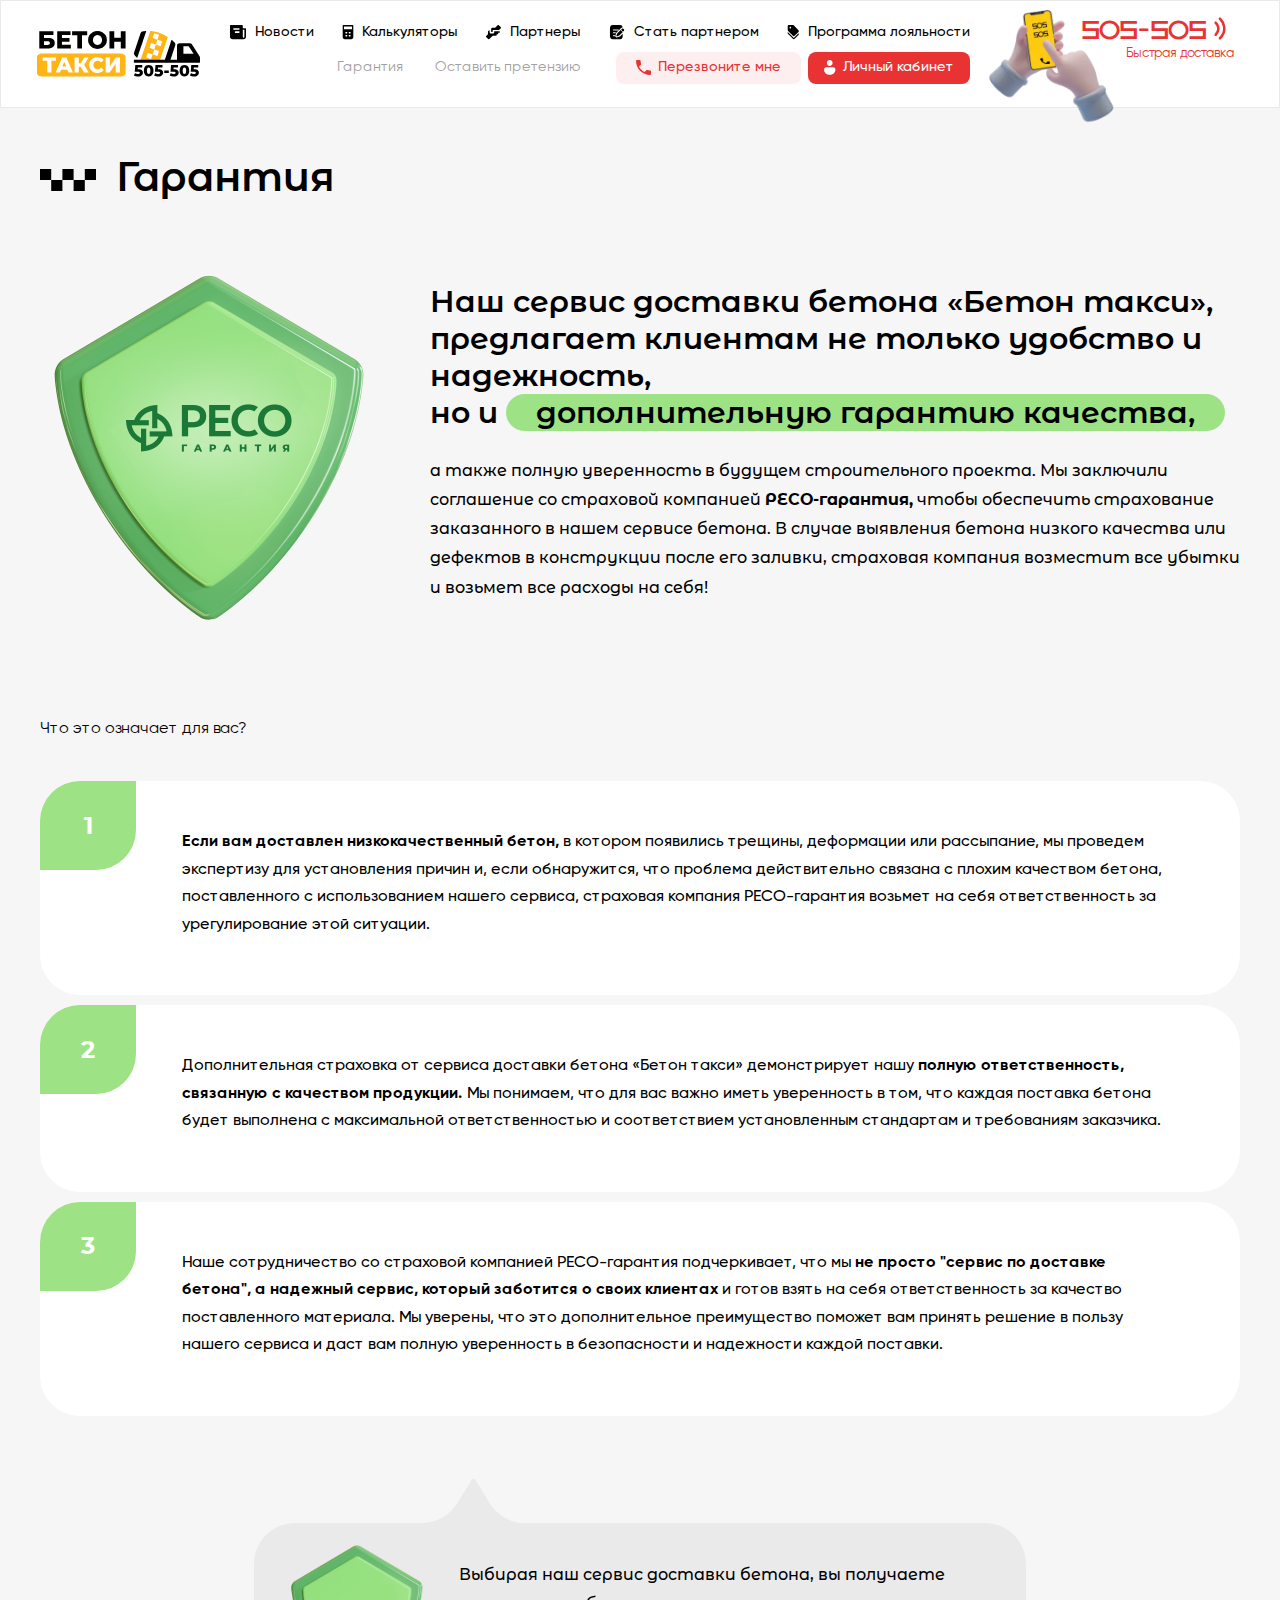
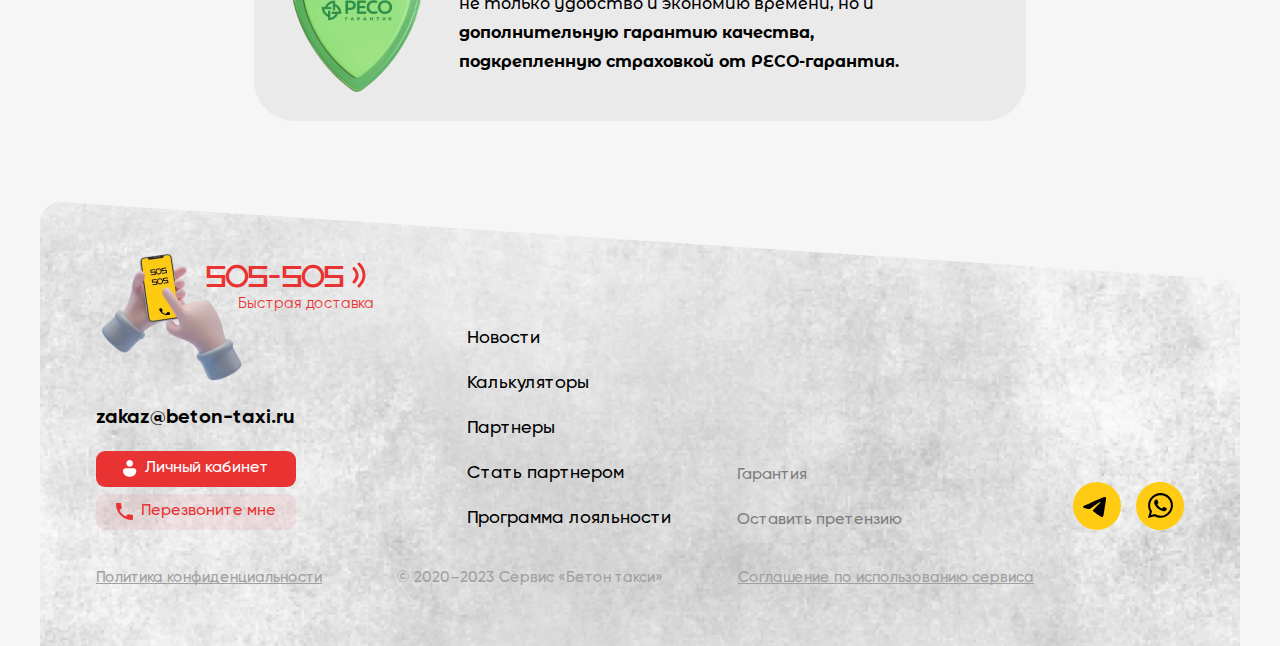
<file: guarantee.html>
<!DOCTYPE html>
<html lang="ru">

<head>
    <meta charset="UTF-8">
    <meta name="viewport" content="width=device-width, initial-scale=1.0">
    <meta name="description" content="">
    <meta name="keywords" content="">
    <link rel="stylesheet" href="css/libs.min.css">
    <link rel="stylesheet" href="css/style.min.css">
    <title>Гарантия</title>
</head>

<body class="m-page">
    <div class="wrapper">
        <header class="header header--white">
            <div class="container">
                <div class="header__inner">
                    <a href="" class="header__logo">
                        <img src="img/logo.svg" alt="">
                    </a>

                    <div class="menu">
                        <nav class="nav">
                            <a href="" class="nav__link">
                                <svg width="18" height="16" viewBox="0 0 18 16" fill="none" xmlns="http://www.w3.org/2000/svg">
                                    <path fill-rule="evenodd" clip-rule="evenodd" d="M14.4 0.888889V3.55556H17.1C17.3387 3.55556 17.5676 3.64921 17.7364 3.81591C17.9052 3.9826 18 4.2087 18 4.44444V13.3333C18 14.0406 17.7155 14.7189 17.2092 15.219C16.7028 15.719 16.0161 16 15.3 16H2.7C1.98392 16 1.29716 15.719 0.790812 15.219C0.284464 14.7189 0 14.0406 0 13.3333V0.888889C0 0.653141 0.0948211 0.427048 0.263604 0.260349C0.432387 0.0936505 0.661305 0 0.9 0H13.5C13.7387 0 13.9676 0.0936505 14.1364 0.260349C14.3052 0.427048 14.4 0.653141 14.4 0.888889ZM16.2 13.3333C16.2 13.5691 16.1052 13.7952 15.9364 13.9619C15.7676 14.1286 15.5387 14.2222 15.3 14.2222C15.0613 14.2222 14.8324 14.1286 14.6636 13.9619C14.4948 13.7952 14.4 13.5691 14.4 13.3333V5.33333H16.2V13.3333ZM3.6 4.44444C3.6 4.2087 3.69482 3.9826 3.8636 3.81591C4.03239 3.64921 4.2613 3.55556 4.5 3.55556H9.9C10.1387 3.55556 10.3676 3.64921 10.5364 3.81591C10.7052 3.9826 10.8 4.2087 10.8 4.44444C10.8 4.68019 10.7052 4.90628 10.5364 5.07298C10.3676 5.23968 10.1387 5.33333 9.9 5.33333H4.5C4.2613 5.33333 4.03239 5.23968 3.8636 5.07298C3.69482 4.90628 3.6 4.68019 3.6 4.44444ZM5.4 8C5.4 7.76425 5.49482 7.53816 5.6636 7.37146C5.83239 7.20476 6.06131 7.11111 6.3 7.11111H9.9C10.1387 7.11111 10.3676 7.20476 10.5364 7.37146C10.7052 7.53816 10.8 7.76425 10.8 8C10.8 8.23575 10.7052 8.46184 10.5364 8.62854C10.3676 8.79524 10.1387 8.88889 9.9 8.88889H6.3C6.06131 8.88889 5.83239 8.79524 5.6636 8.62854C5.49482 8.46184 5.4 8.23575 5.4 8Z" fill="black" />
                                </svg>
                                <span>Новости</span>
                            </a>
                            <a href="" class="nav__link">
                                <svg width="12" height="16" viewBox="0 0 12 16" fill="none" xmlns="http://www.w3.org/2000/svg">
                                    <path fill-rule="evenodd" clip-rule="evenodd" d="M0 0.8C0 0.587827 0.0790178 0.384344 0.21967 0.234315C0.360322 0.0842854 0.551088 0 0.75 0H11.25C11.4489 0 11.6397 0.0842854 11.7803 0.234315C11.921 0.384344 12 0.587827 12 0.8V13.6C12 14.2365 11.7629 14.847 11.341 15.2971C10.919 15.7471 10.3467 16 9.75 16H2.25C1.65326 16 1.08097 15.7471 0.65901 15.2971C0.237053 14.847 0 14.2365 0 13.6V0.8ZM10.5 1.6V4.8H1.5V1.6H10.5ZM3 8.8C3 8.58783 3.07902 8.38434 3.21967 8.23431C3.36032 8.08429 3.55109 8 3.75 8H4.5C4.69891 8 4.88968 8.08429 5.03033 8.23431C5.17098 8.38434 5.25 8.58783 5.25 8.8C5.25 9.01217 5.17098 9.21566 5.03033 9.36569C4.88968 9.51571 4.69891 9.6 4.5 9.6H3.75C3.55109 9.6 3.36032 9.51571 3.21967 9.36569C3.07902 9.21566 3 9.01217 3 8.8ZM6.75 8.8C6.75 8.58783 6.82902 8.38434 6.96967 8.23431C7.11032 8.08429 7.30109 8 7.5 8H8.25C8.44891 8 8.63968 8.08429 8.78033 8.23431C8.92098 8.38434 9 8.58783 9 8.8C9 9.01217 8.92098 9.21566 8.78033 9.36569C8.63968 9.51571 8.44891 9.6 8.25 9.6H7.5C7.30109 9.6 7.11032 9.51571 6.96967 9.36569C6.82902 9.21566 6.75 9.01217 6.75 8.8ZM3.75 11.2C3.55109 11.2 3.36032 11.2843 3.21967 11.4343C3.07902 11.5843 3 11.7878 3 12C3 12.2122 3.07902 12.4157 3.21967 12.5657C3.36032 12.7157 3.55109 12.8 3.75 12.8H4.5C4.69891 12.8 4.88968 12.7157 5.03033 12.5657C5.17098 12.4157 5.25 12.2122 5.25 12C5.25 11.7878 5.17098 11.5843 5.03033 11.4343C4.88968 11.2843 4.69891 11.2 4.5 11.2H3.75ZM6.75 12C6.75 11.7878 6.82902 11.5843 6.96967 11.4343C7.11032 11.2843 7.30109 11.2 7.5 11.2H8.25C8.44891 11.2 8.63968 11.2843 8.78033 11.4343C8.92098 11.5843 9 11.7878 9 12C9 12.2122 8.92098 12.4157 8.78033 12.5657C8.63968 12.7157 8.44891 12.8 8.25 12.8H7.5C7.30109 12.8 7.11032 12.7157 6.96967 12.5657C6.82902 12.4157 6.75 12.2122 6.75 12Z" fill="black" />
                                </svg>
                                <span>Калькуляторы</span>
                            </a>
                            <a href="" class="nav__link">
                                <svg width="17" height="16" viewBox="0 0 17 16" fill="none" xmlns="http://www.w3.org/2000/svg">
                                    <path d="M7.61281 2.99937H10.2744L13.1932 0.246735C13.2757 0.168553 13.3738 0.106498 13.482 0.0641506C13.5901 0.0218028 13.706 0 13.8231 0C13.9403 0 14.0562 0.0218028 14.1643 0.0641506C14.2725 0.106498 14.3706 0.168553 14.4531 0.246735L16.742 2.40714C16.9073 2.56342 17 2.77484 17 2.9952C17 3.21557 16.9073 3.42698 16.742 3.58327L14.7103 5.50177H7.61281V7.17004C7.61281 7.39126 7.51934 7.60343 7.35295 7.75986C7.18657 7.91629 6.96091 8.00417 6.72562 8.00417C6.49032 8.00417 6.26466 7.91629 6.09828 7.75986C5.9319 7.60343 5.83842 7.39126 5.83842 7.17004V4.66764C5.83842 4.22519 6.02537 3.80086 6.35813 3.488C6.69089 3.17514 7.14221 2.99937 7.61281 2.99937ZM2.28966 7.17004V10.5066L0.257989 12.4167C0.0927486 12.573 0 12.7844 0 13.0048C0 13.2252 0.0927486 13.4366 0.257989 13.5929L2.54694 15.7533C2.62942 15.8314 2.72754 15.8935 2.83566 15.9359C2.94377 15.9782 3.05973 16 3.17685 16C3.29397 16 3.40993 15.9782 3.51804 15.9359C3.62616 15.8935 3.72428 15.8314 3.80676 15.7533L7.61281 12.1748H11.1616C11.3969 12.1748 11.6225 12.087 11.7889 11.9305C11.9553 11.7741 12.0488 11.5619 12.0488 11.3407V10.5066H12.936C13.1713 10.5066 13.3969 10.4187 13.5633 10.2623C13.7297 10.1058 13.8231 9.89366 13.8231 9.67244V8.8383H14.7103C14.9456 8.8383 15.1713 8.75042 15.3377 8.59399C15.5041 8.43756 15.5975 8.2254 15.5975 8.00417V7.17004H9.38719V8.00417C9.38719 8.44662 9.20025 8.87095 8.86749 9.18381C8.53472 9.49667 8.0834 9.67244 7.61281 9.67244H5.83842C5.36783 9.67244 4.91651 9.49667 4.58375 9.18381C4.25098 8.87095 4.06404 8.44662 4.06404 8.00417V5.50177L2.28966 7.17004Z" fill="black" />
                                </svg>
                                <span>Партнеры</span>
                            </a>
                            <a href="" class="nav__link">
                                <svg width="17" height="16" viewBox="0 0 17 16" fill="none" xmlns="http://www.w3.org/2000/svg">
                                    <path d="M10.8152 11.6006C10.9552 11.4918 11.0824 11.3646 11.336 11.111L14.5016 7.94456C14.5784 7.86856 14.5432 7.73656 14.4416 7.70056C13.9462 7.52792 13.4965 7.24508 13.1264 6.87336C12.7546 6.50321 12.4718 6.05351 12.2992 5.55816C12.2632 5.45656 12.1312 5.42136 12.0552 5.49816L8.88796 8.66376C8.63436 8.91736 8.50716 9.04456 8.39836 9.18456C8.26956 9.35016 8.15836 9.52856 8.06876 9.71736C7.99276 9.87736 7.93596 10.0486 7.82236 10.3894L7.67516 10.8294L7.44156 11.5294L7.22316 12.1854C7.19592 12.2676 7.19208 12.3557 7.21206 12.44C7.23204 12.5243 7.27506 12.6014 7.3363 12.6626C7.39755 12.7239 7.47461 12.7669 7.55889 12.7868C7.64316 12.8068 7.73134 12.803 7.81356 12.7758L8.46956 12.5574L9.16956 12.3238L9.60956 12.1766C9.95036 12.063 10.1216 12.007 10.2816 11.9302C10.4704 11.8398 10.6504 11.7302 10.8152 11.6006ZM15.4928 6.95336C15.658 6.79374 15.7897 6.60282 15.8804 6.39174C15.971 6.18067 16.0187 5.95365 16.0207 5.72394C16.0227 5.49423 15.979 5.26642 15.892 5.0538C15.805 4.84118 15.6766 4.648 15.5142 4.48554C15.3518 4.32308 15.1586 4.19458 14.946 4.10754C14.7335 4.0205 14.5057 3.97666 14.2759 3.97858C14.0462 3.9805 13.8192 4.02813 13.6081 4.11871C13.397 4.20929 13.206 4.341 13.0464 4.50616L12.9448 4.60856C12.8963 4.65631 12.8602 4.71512 12.8396 4.77993C12.819 4.84474 12.8144 4.9136 12.8264 4.98056C12.8424 5.06616 12.8704 5.19256 12.9224 5.34216C13.0264 5.64216 13.2232 6.03576 13.5936 6.40616C13.8927 6.7077 14.2566 6.93723 14.6576 7.07736C14.808 7.12936 14.9336 7.15736 15.0192 7.17336C15.0861 7.18521 15.155 7.18063 15.2197 7.16C15.2845 7.13938 15.3434 7.10333 15.3912 7.05496L15.4928 6.95336Z" fill="black" />
                                    <path fill-rule="evenodd" clip-rule="evenodd" d="M0.9376 0.9376C-9.53674e-08 1.8744 0 3.3832 0 6.4V9.6C0 12.6168 -9.53674e-08 14.1256 0.9376 15.0624C1.8744 16 3.3832 16 6.4 16H8C11.0168 16 12.5256 16 13.4624 15.0624C14.3848 14.1408 14.4 12.6656 14.4 9.744L12.1456 11.9984C11.9296 12.2144 11.7528 12.3912 11.5536 12.5472C11.3196 12.7296 11.0663 12.886 10.7984 13.0136C10.5528 13.1237 10.3005 13.2186 10.0432 13.2976L8.1936 13.9144C7.89999 14.0123 7.5849 14.0265 7.28367 13.9554C6.98243 13.8844 6.70694 13.7308 6.48809 13.5119C6.26923 13.2931 6.11565 13.0176 6.04456 12.7163C5.97347 12.4151 5.98768 12.1 6.0856 11.8064L6.3048 11.1504L6.6848 10.0096L6.7016 9.9568C6.7984 9.6672 6.8776 9.4304 6.9864 9.2016C7.1144 8.9336 7.2704 8.6808 7.4528 8.4472C7.6088 8.2472 7.7856 8.0712 8.0016 7.8552L11.2064 4.6496L12.096 3.76L12.1976 3.6584C12.4695 3.38576 12.7926 3.16956 13.1483 3.02225C13.504 2.87493 13.8854 2.7994 14.2704 2.8C14.1496 1.976 13.9152 1.3896 13.4624 0.9376C12.5256 -9.53674e-08 11.0168 0 8 0H6.4C3.3832 0 1.8744 -9.53674e-08 0.9376 0.9376ZM3.4 5.6C3.4 5.44087 3.46321 5.28826 3.57574 5.17574C3.68826 5.06321 3.84087 5 4 5H9.2C9.35913 5 9.51174 5.06321 9.62426 5.17574C9.73679 5.28826 9.8 5.44087 9.8 5.6C9.8 5.75913 9.73679 5.91174 9.62426 6.02426C9.51174 6.13679 9.35913 6.2 9.2 6.2H4C3.84087 6.2 3.68826 6.13679 3.57574 6.02426C3.46321 5.91174 3.4 5.75913 3.4 5.6ZM3.4 8.8C3.4 8.64087 3.46321 8.48826 3.57574 8.37574C3.68826 8.26321 3.84087 8.2 4 8.2H6C6.15913 8.2 6.31174 8.26321 6.42426 8.37574C6.53679 8.48826 6.6 8.64087 6.6 8.8C6.6 8.95913 6.53679 9.11174 6.42426 9.22426C6.31174 9.33679 6.15913 9.4 6 9.4H4C3.84087 9.4 3.68826 9.33679 3.57574 9.22426C3.46321 9.11174 3.4 8.95913 3.4 8.8ZM3.4 12C3.4 11.8409 3.46321 11.6883 3.57574 11.5757C3.68826 11.4632 3.84087 11.4 4 11.4H5.2C5.35913 11.4 5.51174 11.4632 5.62426 11.5757C5.73679 11.6883 5.8 11.8409 5.8 12C5.8 12.1591 5.73679 12.3117 5.62426 12.4243C5.51174 12.5368 5.35913 12.6 5.2 12.6H4C3.84087 12.6 3.68826 12.5368 3.57574 12.4243C3.46321 12.3117 3.4 12.1591 3.4 12Z" fill="black" />
                                </svg>
                                <span>Стать партнером</span>
                            </a>
                            <a href="" class="nav__link">
                                <svg width="13" height="16" viewBox="0 0 13 16" fill="none" xmlns="http://www.w3.org/2000/svg">
                                    <path d="M6.81193 14.6117L0 7.7998V9.19141C0 9.56019 0.146119 9.91505 0.410525 10.1725L5.83084 15.5928C6.37357 16.1355 7.25724 16.1355 7.79997 15.5928L12.1209 11.2719C12.6636 10.7291 12.6636 9.84547 12.1209 9.30274L6.81193 14.6117Z" fill="black" />
                                    <path d="M5.83084 12.114C6.37357 12.6567 7.25724 12.6567 7.79997 12.114L12.1209 7.79301C12.6636 7.25028 12.6636 6.36661 12.1209 5.82388L6.7006 0.403567C6.43629 0.145633 6.08186 0.000866504 5.71256 0L1.39161 0C0.626224 0 0 0.626224 0 1.39161V5.71256C0 6.08133 0.146119 6.43619 0.410525 6.69364L5.83084 12.114ZM2.95717 2.08741C3.18784 2.08741 3.40907 2.17905 3.57218 2.34216C3.73529 2.50527 3.82693 2.7265 3.82693 2.95717C3.82693 3.18784 3.73529 3.40907 3.57218 3.57218C3.40907 3.73529 3.18784 3.82693 2.95717 3.82693C2.7265 3.82693 2.50527 3.73529 2.34216 3.57218C2.17905 3.40907 2.08741 3.18784 2.08741 2.95717C2.08741 2.7265 2.17905 2.50527 2.34216 2.34216C2.50527 2.17905 2.7265 2.08741 2.95717 2.08741Z" fill="black" />
                                </svg>
                                <span>Программа лояльности</span>
                            </a>
                        </nav>
                        <div class="menu__bottom">
                            <nav class="nav2">
                                <a href="" class="nav2__link">Гарантия</a>
                                <a href="" class="nav2__link">Оставить претензию</a>
                            </nav>
                            <div class="menu__buttons">
                                <button class="menu__btn m-btn m-btn-light-red">
                                    <img src="img/phone.svg" alt="">
                                    <span>Перезвоните мне</span>
                                </button>
                                <button class="menu__btn m-btn m-btn-red">
                                    <img src="img/user.svg" alt="">
                                    <span>Личный кабинет</span>
                                </button>
                            </div>
                        </div>
                    </div>

                    <div class="header-info call-info">
                        <div class="call-info__img">
                            <img src="img/call.webp" alt="">
                        </div>
                        <div class="call-info__content">
                            <div class="call-info__top">
                                <span>505-505</span>
                                <img src="img/wave.svg" alt="">
                            </div>
                            <div class="call-info__bottom">
                                <div class="call-info__desc">
                                    Быстрая доставка
                                </div>
                            </div>
                        </div>
                    </div>

                    <div class="header-mob">
                        <button class="header-mob__btn">
                            <img src="img/user2.svg" alt="">
                        </button>
                        <button class="header-mob__btn burger">
                            <img src="img/burger.svg" alt="">
                        </button>
                    </div>
                </div>
            </div>

        </header>
        <main class="content">

            <div class="guarantee-page">
                <div class="container">
                    <ul class="breadcrumbs">
                        <li><a href="">Главная</a></li>
                        <li><span>Гарантия</span></li>
                    </ul>
                    <div class="page-title">
                        <img class="page-title__icon" src="img/taxi-icon.svg" alt="">
                        <h1 class="h1">
                            Гарантия
                        </h1>
                    </div>

                    <div class="guarantee-main">
                        <div class="guarantee-main__title">
                            Наш сервис доставки бетона «Бетон такси», <br>
                            предлагает клиентам не только удобство и надежность, <br>
                            но и <span>дополнительную гарантию качества, </span>
                        </div>
                        <img src="img/guarantee.png" alt="" class="guarantee-main__img">
                        <div class="guarantee-main__desc">
                            а также полную уверенность в будущем строительного проекта. Мы заключили соглашение со страховой компанией <b>РЕСО-гарантия,</b> чтобы обеспечить страхование заказанного в нашем сервисе бетона. В случае выявления бетона низкого качества или дефектов в конструкции после его заливки, страховая компания возместит все убытки и возьмет все расходы на себя!
                        </div>
                    </div>

                    <div class="guarantee-mean">
                        <div class="guarantee-mean__title">
                            Что это означает для вас?
                        </div>
                        <div class="guarantee-mean__items">
                            <div class="guarantee-item">
                                <div class="guarantee-item__num">
                                    <span>1</span>
                                </div>
                                <div class="guarantee-item__text">
                                    <span>Если вам доставлен низкокачественный бетон,</span> в котором появились трещины, деформации или рассыпание, мы проведем экспертизу для установления причин и, если обнаружится, что проблема действительно связана с плохим качеством бетона, поставленного с использованием нашего сервиса, страховая компания РЕСО-гарантия возьмет на себя ответственность за урегулирование этой ситуации.
                                </div>
                            </div>
                            <div class="guarantee-item">
                                <div class="guarantee-item__num">
                                    <span>2</span>
                                </div>
                                <div class="guarantee-item__text">
                                    Дополнительная страховка от сервиса доставки бетона «Бетон такси» демонстрирует нашу <span>полную ответственность, связанную с качеством продукции.</span> Мы понимаем, что для вас важно иметь уверенность в том, что каждая поставка бетона будет выполнена с максимальной ответственностью и соответствием установленным стандартам и требованиям заказчика.
                                </div>
                            </div>
                            <div class="guarantee-item">
                                <div class="guarantee-item__num">
                                    <span>3</span>
                                </div>
                                <div class="guarantee-item__text">
                                    Наше сотрудничество со страховой компанией РЕСО-гарантия подчеркивает, что мы <span>не просто "сервис по доставке бетона", а надежный сервис, который заботится о своих клиентах</span> и готов взять на себя ответственность за качество поставленного материала. Мы уверены, что это дополнительное преимущество поможет вам принять решение в пользу нашего сервиса и даст вам полную уверенность в безопасности и надежности каждой поставки.
                                </div>
                            </div>
                        </div>
                    </div>

                    <div class="guarantee-hint">
                        <div class="guarantee-hint__img">
                            <img class="_view1" src="img/mask5.svg" alt="">
                            <img class="_view2" src="img/mask6.svg" alt="">
                        </div>
                        <img src="img/guarantee2.png" alt="" class="guarantee-hint__img2">
                        <div class="guarantee-hint__text">
                            Выбирая наш сервис доставки бетона, вы получаете
                            не только удобство и экономию времени,
                            но и <b>дополнительную гарантию качества, подкрепленную страховкой от РЕСО-гарантия.</b>
                        </div>
                    </div>
                </div>
            </div>

        </main>
        <footer class="footer">
            <div class="container">
                <div class="footer__inner">
                    <div class="footer__top">
                        <div class="footer__col">
                            <div class="footer-info call-info">
                                <div class="call-info__img">
                                    <img src="img/call.webp" alt="">
                                </div>
                                <div class="call-info__content">
                                    <div class="call-info__top">
                                        <span>505-505</span>
                                        <img src="img/wave.svg" alt="">
                                    </div>
                                    <div class="call-info__bottom">
                                        <div class="call-info__desc">
                                            Быстрая доставка
                                        </div>
                                    </div>
                                </div>
                            </div>
                            <a href="" class="footer__email">
                                zakaz@beton-taxi.ru
                            </a>
                            <div class="footer__buttons">
                                <button class="footer__btn m-btn m-btn-red">
                                    <img src="img/user.svg" alt="">
                                    <span>Личный кабинет</span>
                                </button>
                                <button class="footer__btn m-btn m-btn-light-red">
                                    <img src="img/phone.svg" alt="">
                                    <span>Перезвоните мне</span>
                                </button>
                            </div>
                        </div>

                        <div class="footer__col2">
                            <div class="footer-nav">
                                <div class="footer-nav__links">
                                    <a href="" class="footer-nav__link">Новости</a>
                                    <a href="" class="footer-nav__link">Калькуляторы</a>
                                    <a href="" class="footer-nav__link">Партнеры</a>
                                    <a href="" class="footer-nav__link">Стать партнером</a>
                                    <a href="" class="footer-nav__link">Программа лояльности</a>
                                </div>
                                <div class="footer-nav__links">
                                    <a href="" class="footer-nav__link2">Гарантия</a>
                                    <a href="" class="footer-nav__link2">Оставить претензию</a>
                                </div>
                            </div>
                        </div>
                        <div class="footer__col3">
                            <div class="socials">
                                <a href="" class="socials__item">
                                    <svg width="48" height="48" viewBox="0 0 48 48" fill="none" xmlns="http://www.w3.org/2000/svg">
                                        <rect class="_fill" width="48" height="48" rx="24" fill="#FFCB13" />
                                        <path d="M11.5811 23.61C17.7551 20.7875 21.8721 18.9268 23.932 18.0278C29.8136 15.4609 31.0357 15.015 31.8323 15.0001C32.0075 14.9971 32.3992 15.0426 32.6529 15.2587C32.8672 15.4411 32.9262 15.6875 32.9544 15.8605C32.9826 16.0334 33.0177 16.4274 32.9898 16.7353C32.6711 20.2491 31.2919 28.7763 30.5903 32.7118C30.2935 34.3771 29.7089 34.9354 29.143 34.9901C27.9131 35.1088 26.9792 34.1373 25.788 33.3179C23.924 32.0359 22.8709 31.2378 21.0616 29.9867C18.9706 28.5409 20.3261 27.7462 21.5178 26.4476C21.8296 26.1077 27.2485 20.9359 27.3534 20.4668C27.3665 20.4081 27.3787 20.1894 27.2549 20.0739C27.131 19.9584 26.9483 19.9979 26.8164 20.0293C26.6294 20.0738 23.6517 22.139 17.8831 26.2248C17.0379 26.8338 16.2723 27.1305 15.5864 27.1149C14.8302 27.0978 13.3756 26.6663 12.2942 26.2975C10.9679 25.8451 9.91378 25.606 10.0056 24.8377C10.0534 24.4375 10.5786 24.0283 11.5811 23.61Z" fill="black" />
                                    </svg>
                                </a>
                                <a href="" class="socials__item">
                                    <svg width="48" height="48" viewBox="0 0 48 48" fill="none" xmlns="http://www.w3.org/2000/svg">
                                        <path class="_fill" d="M0 24C0 10.7452 10.7452 0 24 0C37.2548 0 48 10.7452 48 24C48 37.2548 37.2548 48 24 48C10.7452 48 0 37.2548 0 24Z" fill="#FFCB13" />
                                        <path d="M33.3896 14.6486C31.0736 12.2838 27.8719 11 24.6022 11C17.654 11 12.0681 16.6081 12.1362 23.4324C12.1362 25.5946 12.7493 27.6892 13.7711 29.5811L12 36L18.6076 34.3108C20.4469 35.3243 22.4905 35.7973 24.5341 35.7973C31.4142 35.7973 37 30.1892 37 23.3649C37 20.0541 35.7057 16.9459 33.3896 14.6486ZM24.6022 33.7027C22.7629 33.7027 20.9237 33.2297 19.3569 32.2838L18.9482 32.0811L14.9973 33.0946L16.0191 29.2432L15.7466 28.8378C12.7493 24.0405 14.1798 17.6892 19.0845 14.7162C23.9891 11.7432 30.3242 13.1622 33.3215 18.027C36.3188 22.8919 34.8883 29.1757 29.9837 32.1486C28.4169 33.1622 26.5095 33.7027 24.6022 33.7027ZM30.5967 26.2027L29.8474 25.8649C29.8474 25.8649 28.7575 25.3919 28.0763 25.0541C28.0082 25.0541 27.9401 24.9865 27.8719 24.9865C27.6676 24.9865 27.5313 25.0541 27.3951 25.1216C27.3951 25.1216 27.327 25.1892 26.3733 26.2703C26.3052 26.4054 26.1689 26.473 26.0327 26.473H25.9646C25.8965 26.473 25.7602 26.4054 25.6921 26.3378L25.3515 26.2027C24.6022 25.8649 23.921 25.4595 23.376 24.9189C23.2398 24.7838 23.0354 24.6486 22.8992 24.5135C22.4223 24.0405 21.9455 23.5 21.6049 22.8919L21.5368 22.7568C21.4687 22.6892 21.4687 22.6216 21.4005 22.4865C21.4005 22.3514 21.4005 22.2162 21.4687 22.1486C21.4687 22.1486 21.7411 21.8108 21.9455 21.6081C22.0817 21.473 22.1499 21.2703 22.2861 21.1351C22.4223 20.9324 22.4905 20.6622 22.4223 20.4595C22.3542 20.1216 21.5368 18.2973 21.3324 17.8919C21.1962 17.6892 21.0599 17.6216 20.8556 17.5541H20.6512C20.515 17.5541 20.3106 17.5541 20.1063 17.5541C19.97 17.5541 19.8338 17.6216 19.6975 17.6216L19.6294 17.6892C19.4932 17.7568 19.3569 17.8919 19.2207 17.9595C19.0845 18.0946 19.0163 18.2297 18.8801 18.3649C18.4033 18.973 18.1308 19.7162 18.1308 20.4595C18.1308 21 18.267 21.5405 18.4714 22.0135L18.5395 22.2162C19.1526 23.5 19.97 24.6486 21.0599 25.6622L21.3324 25.9324C21.5368 26.1351 21.7411 26.2703 21.8774 26.473C23.3079 27.6892 24.9428 28.5676 26.782 29.0405C26.9864 29.1081 27.2589 29.1081 27.4632 29.1757C27.6676 29.1757 27.9401 29.1757 28.1444 29.1757C28.485 29.1757 28.8937 29.0405 29.1662 28.9054C29.3706 28.7703 29.5068 28.7703 29.6431 28.6351L29.7793 28.5C29.9155 28.3649 30.0518 28.2973 30.188 28.1622C30.3243 28.027 30.4605 27.8919 30.5286 27.7568C30.6649 27.4865 30.733 27.1486 30.8011 26.8108C30.8011 26.6757 30.8011 26.473 30.8011 26.3378C30.8011 26.3378 30.733 26.2703 30.5967 26.2027Z" fill="black" />
                                    </svg>
                                </a>
                            </div>

                        </div>
                    </div>
                    <div class="footer__bottom">
                        <div class="footer__item">
                            <a href="">Политика конфиденциальности</a>
                        </div>
                        <div class="footer__item">© 2020–2023 Сервис «Бетон такси»</div>
                        <div class="footer__item">
                            <a href="">Соглашение по использованию сервиса</a>
                        </div>
                    </div>
                </div>
            </div>

        </footer>
    </div>

    <script src="js/libs.min.js"></script>
    <script src="js/main.min.js"></script>

</body>

</html>
</file>
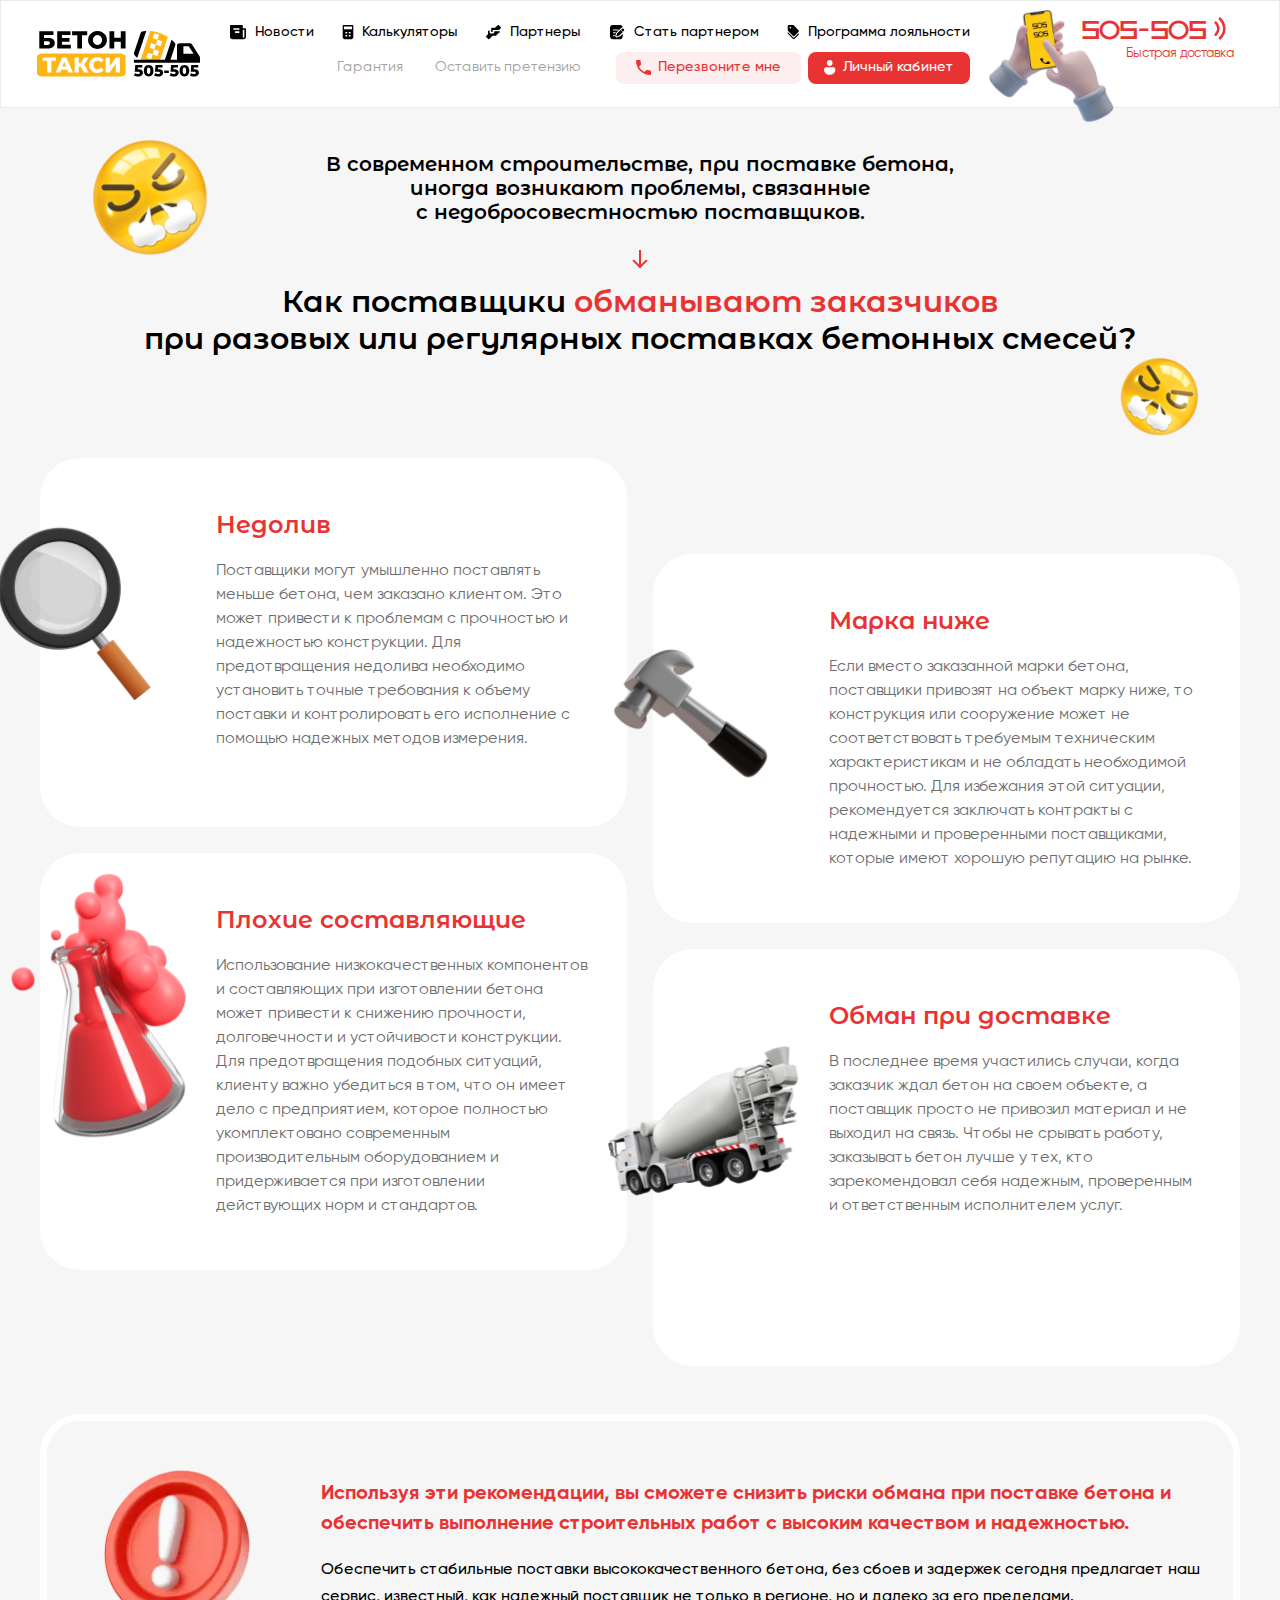
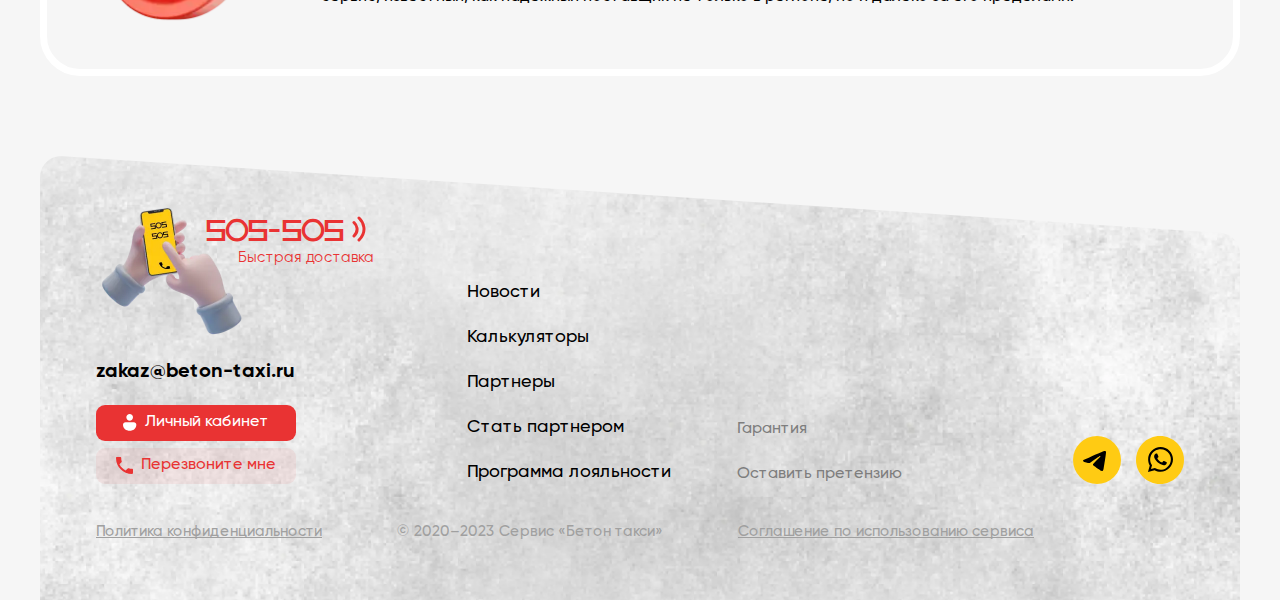
<file: lie.html>
<!DOCTYPE html>
<html lang="ru">

<head>
    <meta charset="UTF-8">
    <meta name="viewport" content="width=device-width, initial-scale=1.0">
    <meta name="description" content="">
    <meta name="keywords" content="">
    <link rel="stylesheet" href="css/libs.min.css">
    <link rel="stylesheet" href="css/style.min.css">
    <title>Обман</title>
</head>

<body class="m-page">
    <div class="wrapper">
        <header class="header header--white">
            <div class="container">
                <div class="header__inner">
                    <a href="" class="header__logo">
                        <img src="img/logo.svg" alt="">
                    </a>

                    <div class="menu">
                        <nav class="nav">
                            <a href="" class="nav__link">
                                <svg width="18" height="16" viewBox="0 0 18 16" fill="none" xmlns="http://www.w3.org/2000/svg">
                                    <path fill-rule="evenodd" clip-rule="evenodd" d="M14.4 0.888889V3.55556H17.1C17.3387 3.55556 17.5676 3.64921 17.7364 3.81591C17.9052 3.9826 18 4.2087 18 4.44444V13.3333C18 14.0406 17.7155 14.7189 17.2092 15.219C16.7028 15.719 16.0161 16 15.3 16H2.7C1.98392 16 1.29716 15.719 0.790812 15.219C0.284464 14.7189 0 14.0406 0 13.3333V0.888889C0 0.653141 0.0948211 0.427048 0.263604 0.260349C0.432387 0.0936505 0.661305 0 0.9 0H13.5C13.7387 0 13.9676 0.0936505 14.1364 0.260349C14.3052 0.427048 14.4 0.653141 14.4 0.888889ZM16.2 13.3333C16.2 13.5691 16.1052 13.7952 15.9364 13.9619C15.7676 14.1286 15.5387 14.2222 15.3 14.2222C15.0613 14.2222 14.8324 14.1286 14.6636 13.9619C14.4948 13.7952 14.4 13.5691 14.4 13.3333V5.33333H16.2V13.3333ZM3.6 4.44444C3.6 4.2087 3.69482 3.9826 3.8636 3.81591C4.03239 3.64921 4.2613 3.55556 4.5 3.55556H9.9C10.1387 3.55556 10.3676 3.64921 10.5364 3.81591C10.7052 3.9826 10.8 4.2087 10.8 4.44444C10.8 4.68019 10.7052 4.90628 10.5364 5.07298C10.3676 5.23968 10.1387 5.33333 9.9 5.33333H4.5C4.2613 5.33333 4.03239 5.23968 3.8636 5.07298C3.69482 4.90628 3.6 4.68019 3.6 4.44444ZM5.4 8C5.4 7.76425 5.49482 7.53816 5.6636 7.37146C5.83239 7.20476 6.06131 7.11111 6.3 7.11111H9.9C10.1387 7.11111 10.3676 7.20476 10.5364 7.37146C10.7052 7.53816 10.8 7.76425 10.8 8C10.8 8.23575 10.7052 8.46184 10.5364 8.62854C10.3676 8.79524 10.1387 8.88889 9.9 8.88889H6.3C6.06131 8.88889 5.83239 8.79524 5.6636 8.62854C5.49482 8.46184 5.4 8.23575 5.4 8Z" fill="black" />
                                </svg>
                                <span>Новости</span>
                            </a>
                            <a href="" class="nav__link">
                                <svg width="12" height="16" viewBox="0 0 12 16" fill="none" xmlns="http://www.w3.org/2000/svg">
                                    <path fill-rule="evenodd" clip-rule="evenodd" d="M0 0.8C0 0.587827 0.0790178 0.384344 0.21967 0.234315C0.360322 0.0842854 0.551088 0 0.75 0H11.25C11.4489 0 11.6397 0.0842854 11.7803 0.234315C11.921 0.384344 12 0.587827 12 0.8V13.6C12 14.2365 11.7629 14.847 11.341 15.2971C10.919 15.7471 10.3467 16 9.75 16H2.25C1.65326 16 1.08097 15.7471 0.65901 15.2971C0.237053 14.847 0 14.2365 0 13.6V0.8ZM10.5 1.6V4.8H1.5V1.6H10.5ZM3 8.8C3 8.58783 3.07902 8.38434 3.21967 8.23431C3.36032 8.08429 3.55109 8 3.75 8H4.5C4.69891 8 4.88968 8.08429 5.03033 8.23431C5.17098 8.38434 5.25 8.58783 5.25 8.8C5.25 9.01217 5.17098 9.21566 5.03033 9.36569C4.88968 9.51571 4.69891 9.6 4.5 9.6H3.75C3.55109 9.6 3.36032 9.51571 3.21967 9.36569C3.07902 9.21566 3 9.01217 3 8.8ZM6.75 8.8C6.75 8.58783 6.82902 8.38434 6.96967 8.23431C7.11032 8.08429 7.30109 8 7.5 8H8.25C8.44891 8 8.63968 8.08429 8.78033 8.23431C8.92098 8.38434 9 8.58783 9 8.8C9 9.01217 8.92098 9.21566 8.78033 9.36569C8.63968 9.51571 8.44891 9.6 8.25 9.6H7.5C7.30109 9.6 7.11032 9.51571 6.96967 9.36569C6.82902 9.21566 6.75 9.01217 6.75 8.8ZM3.75 11.2C3.55109 11.2 3.36032 11.2843 3.21967 11.4343C3.07902 11.5843 3 11.7878 3 12C3 12.2122 3.07902 12.4157 3.21967 12.5657C3.36032 12.7157 3.55109 12.8 3.75 12.8H4.5C4.69891 12.8 4.88968 12.7157 5.03033 12.5657C5.17098 12.4157 5.25 12.2122 5.25 12C5.25 11.7878 5.17098 11.5843 5.03033 11.4343C4.88968 11.2843 4.69891 11.2 4.5 11.2H3.75ZM6.75 12C6.75 11.7878 6.82902 11.5843 6.96967 11.4343C7.11032 11.2843 7.30109 11.2 7.5 11.2H8.25C8.44891 11.2 8.63968 11.2843 8.78033 11.4343C8.92098 11.5843 9 11.7878 9 12C9 12.2122 8.92098 12.4157 8.78033 12.5657C8.63968 12.7157 8.44891 12.8 8.25 12.8H7.5C7.30109 12.8 7.11032 12.7157 6.96967 12.5657C6.82902 12.4157 6.75 12.2122 6.75 12Z" fill="black" />
                                </svg>
                                <span>Калькуляторы</span>
                            </a>
                            <a href="" class="nav__link">
                                <svg width="17" height="16" viewBox="0 0 17 16" fill="none" xmlns="http://www.w3.org/2000/svg">
                                    <path d="M7.61281 2.99937H10.2744L13.1932 0.246735C13.2757 0.168553 13.3738 0.106498 13.482 0.0641506C13.5901 0.0218028 13.706 0 13.8231 0C13.9403 0 14.0562 0.0218028 14.1643 0.0641506C14.2725 0.106498 14.3706 0.168553 14.4531 0.246735L16.742 2.40714C16.9073 2.56342 17 2.77484 17 2.9952C17 3.21557 16.9073 3.42698 16.742 3.58327L14.7103 5.50177H7.61281V7.17004C7.61281 7.39126 7.51934 7.60343 7.35295 7.75986C7.18657 7.91629 6.96091 8.00417 6.72562 8.00417C6.49032 8.00417 6.26466 7.91629 6.09828 7.75986C5.9319 7.60343 5.83842 7.39126 5.83842 7.17004V4.66764C5.83842 4.22519 6.02537 3.80086 6.35813 3.488C6.69089 3.17514 7.14221 2.99937 7.61281 2.99937ZM2.28966 7.17004V10.5066L0.257989 12.4167C0.0927486 12.573 0 12.7844 0 13.0048C0 13.2252 0.0927486 13.4366 0.257989 13.5929L2.54694 15.7533C2.62942 15.8314 2.72754 15.8935 2.83566 15.9359C2.94377 15.9782 3.05973 16 3.17685 16C3.29397 16 3.40993 15.9782 3.51804 15.9359C3.62616 15.8935 3.72428 15.8314 3.80676 15.7533L7.61281 12.1748H11.1616C11.3969 12.1748 11.6225 12.087 11.7889 11.9305C11.9553 11.7741 12.0488 11.5619 12.0488 11.3407V10.5066H12.936C13.1713 10.5066 13.3969 10.4187 13.5633 10.2623C13.7297 10.1058 13.8231 9.89366 13.8231 9.67244V8.8383H14.7103C14.9456 8.8383 15.1713 8.75042 15.3377 8.59399C15.5041 8.43756 15.5975 8.2254 15.5975 8.00417V7.17004H9.38719V8.00417C9.38719 8.44662 9.20025 8.87095 8.86749 9.18381C8.53472 9.49667 8.0834 9.67244 7.61281 9.67244H5.83842C5.36783 9.67244 4.91651 9.49667 4.58375 9.18381C4.25098 8.87095 4.06404 8.44662 4.06404 8.00417V5.50177L2.28966 7.17004Z" fill="black" />
                                </svg>
                                <span>Партнеры</span>
                            </a>
                            <a href="" class="nav__link">
                                <svg width="17" height="16" viewBox="0 0 17 16" fill="none" xmlns="http://www.w3.org/2000/svg">
                                    <path d="M10.8152 11.6006C10.9552 11.4918 11.0824 11.3646 11.336 11.111L14.5016 7.94456C14.5784 7.86856 14.5432 7.73656 14.4416 7.70056C13.9462 7.52792 13.4965 7.24508 13.1264 6.87336C12.7546 6.50321 12.4718 6.05351 12.2992 5.55816C12.2632 5.45656 12.1312 5.42136 12.0552 5.49816L8.88796 8.66376C8.63436 8.91736 8.50716 9.04456 8.39836 9.18456C8.26956 9.35016 8.15836 9.52856 8.06876 9.71736C7.99276 9.87736 7.93596 10.0486 7.82236 10.3894L7.67516 10.8294L7.44156 11.5294L7.22316 12.1854C7.19592 12.2676 7.19208 12.3557 7.21206 12.44C7.23204 12.5243 7.27506 12.6014 7.3363 12.6626C7.39755 12.7239 7.47461 12.7669 7.55889 12.7868C7.64316 12.8068 7.73134 12.803 7.81356 12.7758L8.46956 12.5574L9.16956 12.3238L9.60956 12.1766C9.95036 12.063 10.1216 12.007 10.2816 11.9302C10.4704 11.8398 10.6504 11.7302 10.8152 11.6006ZM15.4928 6.95336C15.658 6.79374 15.7897 6.60282 15.8804 6.39174C15.971 6.18067 16.0187 5.95365 16.0207 5.72394C16.0227 5.49423 15.979 5.26642 15.892 5.0538C15.805 4.84118 15.6766 4.648 15.5142 4.48554C15.3518 4.32308 15.1586 4.19458 14.946 4.10754C14.7335 4.0205 14.5057 3.97666 14.2759 3.97858C14.0462 3.9805 13.8192 4.02813 13.6081 4.11871C13.397 4.20929 13.206 4.341 13.0464 4.50616L12.9448 4.60856C12.8963 4.65631 12.8602 4.71512 12.8396 4.77993C12.819 4.84474 12.8144 4.9136 12.8264 4.98056C12.8424 5.06616 12.8704 5.19256 12.9224 5.34216C13.0264 5.64216 13.2232 6.03576 13.5936 6.40616C13.8927 6.7077 14.2566 6.93723 14.6576 7.07736C14.808 7.12936 14.9336 7.15736 15.0192 7.17336C15.0861 7.18521 15.155 7.18063 15.2197 7.16C15.2845 7.13938 15.3434 7.10333 15.3912 7.05496L15.4928 6.95336Z" fill="black" />
                                    <path fill-rule="evenodd" clip-rule="evenodd" d="M0.9376 0.9376C-9.53674e-08 1.8744 0 3.3832 0 6.4V9.6C0 12.6168 -9.53674e-08 14.1256 0.9376 15.0624C1.8744 16 3.3832 16 6.4 16H8C11.0168 16 12.5256 16 13.4624 15.0624C14.3848 14.1408 14.4 12.6656 14.4 9.744L12.1456 11.9984C11.9296 12.2144 11.7528 12.3912 11.5536 12.5472C11.3196 12.7296 11.0663 12.886 10.7984 13.0136C10.5528 13.1237 10.3005 13.2186 10.0432 13.2976L8.1936 13.9144C7.89999 14.0123 7.5849 14.0265 7.28367 13.9554C6.98243 13.8844 6.70694 13.7308 6.48809 13.5119C6.26923 13.2931 6.11565 13.0176 6.04456 12.7163C5.97347 12.4151 5.98768 12.1 6.0856 11.8064L6.3048 11.1504L6.6848 10.0096L6.7016 9.9568C6.7984 9.6672 6.8776 9.4304 6.9864 9.2016C7.1144 8.9336 7.2704 8.6808 7.4528 8.4472C7.6088 8.2472 7.7856 8.0712 8.0016 7.8552L11.2064 4.6496L12.096 3.76L12.1976 3.6584C12.4695 3.38576 12.7926 3.16956 13.1483 3.02225C13.504 2.87493 13.8854 2.7994 14.2704 2.8C14.1496 1.976 13.9152 1.3896 13.4624 0.9376C12.5256 -9.53674e-08 11.0168 0 8 0H6.4C3.3832 0 1.8744 -9.53674e-08 0.9376 0.9376ZM3.4 5.6C3.4 5.44087 3.46321 5.28826 3.57574 5.17574C3.68826 5.06321 3.84087 5 4 5H9.2C9.35913 5 9.51174 5.06321 9.62426 5.17574C9.73679 5.28826 9.8 5.44087 9.8 5.6C9.8 5.75913 9.73679 5.91174 9.62426 6.02426C9.51174 6.13679 9.35913 6.2 9.2 6.2H4C3.84087 6.2 3.68826 6.13679 3.57574 6.02426C3.46321 5.91174 3.4 5.75913 3.4 5.6ZM3.4 8.8C3.4 8.64087 3.46321 8.48826 3.57574 8.37574C3.68826 8.26321 3.84087 8.2 4 8.2H6C6.15913 8.2 6.31174 8.26321 6.42426 8.37574C6.53679 8.48826 6.6 8.64087 6.6 8.8C6.6 8.95913 6.53679 9.11174 6.42426 9.22426C6.31174 9.33679 6.15913 9.4 6 9.4H4C3.84087 9.4 3.68826 9.33679 3.57574 9.22426C3.46321 9.11174 3.4 8.95913 3.4 8.8ZM3.4 12C3.4 11.8409 3.46321 11.6883 3.57574 11.5757C3.68826 11.4632 3.84087 11.4 4 11.4H5.2C5.35913 11.4 5.51174 11.4632 5.62426 11.5757C5.73679 11.6883 5.8 11.8409 5.8 12C5.8 12.1591 5.73679 12.3117 5.62426 12.4243C5.51174 12.5368 5.35913 12.6 5.2 12.6H4C3.84087 12.6 3.68826 12.5368 3.57574 12.4243C3.46321 12.3117 3.4 12.1591 3.4 12Z" fill="black" />
                                </svg>
                                <span>Стать партнером</span>
                            </a>
                            <a href="" class="nav__link">
                                <svg width="13" height="16" viewBox="0 0 13 16" fill="none" xmlns="http://www.w3.org/2000/svg">
                                    <path d="M6.81193 14.6117L0 7.7998V9.19141C0 9.56019 0.146119 9.91505 0.410525 10.1725L5.83084 15.5928C6.37357 16.1355 7.25724 16.1355 7.79997 15.5928L12.1209 11.2719C12.6636 10.7291 12.6636 9.84547 12.1209 9.30274L6.81193 14.6117Z" fill="black" />
                                    <path d="M5.83084 12.114C6.37357 12.6567 7.25724 12.6567 7.79997 12.114L12.1209 7.79301C12.6636 7.25028 12.6636 6.36661 12.1209 5.82388L6.7006 0.403567C6.43629 0.145633 6.08186 0.000866504 5.71256 0L1.39161 0C0.626224 0 0 0.626224 0 1.39161V5.71256C0 6.08133 0.146119 6.43619 0.410525 6.69364L5.83084 12.114ZM2.95717 2.08741C3.18784 2.08741 3.40907 2.17905 3.57218 2.34216C3.73529 2.50527 3.82693 2.7265 3.82693 2.95717C3.82693 3.18784 3.73529 3.40907 3.57218 3.57218C3.40907 3.73529 3.18784 3.82693 2.95717 3.82693C2.7265 3.82693 2.50527 3.73529 2.34216 3.57218C2.17905 3.40907 2.08741 3.18784 2.08741 2.95717C2.08741 2.7265 2.17905 2.50527 2.34216 2.34216C2.50527 2.17905 2.7265 2.08741 2.95717 2.08741Z" fill="black" />
                                </svg>
                                <span>Программа лояльности</span>
                            </a>
                        </nav>
                        <div class="menu__bottom">
                            <nav class="nav2">
                                <a href="" class="nav2__link">Гарантия</a>
                                <a href="" class="nav2__link">Оставить претензию</a>
                            </nav>
                            <div class="menu__buttons">
                                <button class="menu__btn m-btn m-btn-light-red">
                                    <img src="img/phone.svg" alt="">
                                    <span>Перезвоните мне</span>
                                </button>
                                <button class="menu__btn m-btn m-btn-red">
                                    <img src="img/user.svg" alt="">
                                    <span>Личный кабинет</span>
                                </button>
                            </div>
                        </div>
                    </div>

                    <div class="header-info call-info">
                        <div class="call-info__img">
                            <img src="img/call.webp" alt="">
                        </div>
                        <div class="call-info__content">
                            <div class="call-info__top">
                                <span>505-505</span>
                                <img src="img/wave.svg" alt="">
                            </div>
                            <div class="call-info__bottom">
                                <div class="call-info__desc">
                                    Быстрая доставка
                                </div>
                            </div>
                        </div>
                    </div>

                    <div class="header-mob">
                        <button class="header-mob__btn">
                            <img src="img/user2.svg" alt="">
                        </button>
                        <button class="header-mob__btn burger">
                            <img src="img/burger.svg" alt="">
                        </button>
                    </div>
                </div>
            </div>

        </header>
        <main class="content">

            <div class="lie">
                <div class="container">
                    <ul class="breadcrumbs">
                        <li><a href="">Главная</a></li>
                        <li><span>Обман</span></li>
                    </ul>

                    <div class="lie-main">
                        <div class="lie-main__top">
                            <div class="lie-main__title">
                                В современном строительстве, при поставке бетона,
                                иногда возникают проблемы, связанные <br>
                                с недобросовестностью поставщиков.
                            </div>
                        </div>
                        <img src="img/arrow14.svg" alt="" class="lie-main__arrow">
                        <div class="lie-main__bottom">
                            <div class="lie-main__title2">
                                Как поставщики <span class="red-text">обманывают заказчиков</span> <br>
                                при разовых или регулярных поставках бетонных смесей?
                            </div>
                        </div>
                        <img src="img/smile.png" alt="" class="lie-main__smile">
                        <img src="img/smile2.png" alt="" class="lie-main__smile2">
                    </div>

                    <div class="service-slider service-slider2 slider">
                        <div class="swiper-container">
                            <div class="swiper-wrapper">
                                <div class="swiper-slide">
                                    <div class="service-card">
                                        <div class="h3 red-text">
                                            Недолив
                                        </div>
                                        <div class="service-card__desc">
                                            Поставщики могут умышленно поставлять меньше бетона, чем заказано клиентом. Это может привести к проблемам с прочностью и надежностью конструкции. Для предотвращения недолива необходимо установить точные требования к объему поставки и контролировать его исполнение с помощью надежных методов измерения.
                                        </div>
                                        <img src="img/service4.png" alt="" class="service-card__img">
                                    </div>
                                </div>
                                <div class="swiper-slide">
                                    <div class="service-card">
                                        <div class="h3 red-text">
                                            Марка ниже
                                        </div>
                                        <div class="service-card__desc">
                                            Если вместо заказанной марки бетона, поставщики привозят на объект марку ниже, то конструкция или сооружение может не соответствовать требуемым техническим характеристикам и не обладать необходимой прочностью. Для избежания этой ситуации, рекомендуется заключать контракты с надежными и проверенными поставщиками, которые имеют хорошую репутацию на рынке.
                                        </div>
                                        <img src="img/service7.png" alt="" class="service-card__img">
                                    </div>
                                </div>
                                <div class="swiper-slide">
                                    <div class="service-card">
                                        <div class="h3 red-text">
                                            Плохие составляющие
                                        </div>
                                        <div class="service-card__desc">
                                            Использование низкокачественных компонентов и составляющих при изготовлении бетона может привести к снижению прочности, долговечности и устойчивости конструкции. Для предотвращения подобных ситуаций, клиенту важно убедиться в том, что он имеет дело с предприятием, которое полностью укомплектовано современным производительным оборудованием и придерживается при изготовлении действующих норм и стандартов.
                                        </div>
                                        <img src="img/service6.png" alt="" class="service-card__img">
                                    </div>
                                </div>
                                <div class="swiper-slide">
                                    <div class="service-card">
                                        <div class="h3 red-text">
                                            Обман при доставке
                                        </div>
                                        <div class="service-card__desc">
                                            В последнее время участились случаи, когда заказчик ждал бетон на своем объекте, а поставщик просто не привозил материал и не выходил на связь. Чтобы не срывать работу, заказывать бетон лучше у тех, кто зарекомендовал себя надежным, проверенным и ответственным исполнителем услуг.
                                        </div>
                                        <img src="img/service8.png" alt="" class="service-card__img">
                                    </div>
                                </div>
                            </div>
                        </div>
                        <div class="swiper-pagination swiper-pagination--red"></div>
                    </div>

                    <div class="lie-hint">
                        <img src="img/info2.webp" alt="" class="lie-hint__img">
                        <div class="lie-hint__content">
                            <div class="lie-hint__title">
                                Используя эти рекомендации, вы сможете снизить риски обмана при поставке бетона
                                и обеспечить выполнение строительных работ с высоким качеством и надежностью.
                            </div>
                            <div class="lie-hint__desc">
                                Обеспечить стабильные поставки высококачественного бетона, без сбоев и задержек сегодня предлагает наш сервис, известный, как надежный поставщик не только в регионе,
                                но и далеко за его пределами.
                            </div>
                        </div>
                    </div>
                </div>
            </div>

        </main>
        <footer class="footer">
            <div class="container">
                <div class="footer__inner">
                    <div class="footer__top">
                        <div class="footer__col">
                            <div class="footer-info call-info">
                                <div class="call-info__img">
                                    <img src="img/call.webp" alt="">
                                </div>
                                <div class="call-info__content">
                                    <div class="call-info__top">
                                        <span>505-505</span>
                                        <img src="img/wave.svg" alt="">
                                    </div>
                                    <div class="call-info__bottom">
                                        <div class="call-info__desc">
                                            Быстрая доставка
                                        </div>
                                    </div>
                                </div>
                            </div>
                            <a href="" class="footer__email">
                                zakaz@beton-taxi.ru
                            </a>
                            <div class="footer__buttons">
                                <button class="footer__btn m-btn m-btn-red">
                                    <img src="img/user.svg" alt="">
                                    <span>Личный кабинет</span>
                                </button>
                                <button class="footer__btn m-btn m-btn-light-red">
                                    <img src="img/phone.svg" alt="">
                                    <span>Перезвоните мне</span>
                                </button>
                            </div>
                        </div>

                        <div class="footer__col2">
                            <div class="footer-nav">
                                <div class="footer-nav__links">
                                    <a href="" class="footer-nav__link">Новости</a>
                                    <a href="" class="footer-nav__link">Калькуляторы</a>
                                    <a href="" class="footer-nav__link">Партнеры</a>
                                    <a href="" class="footer-nav__link">Стать партнером</a>
                                    <a href="" class="footer-nav__link">Программа лояльности</a>
                                </div>
                                <div class="footer-nav__links">
                                    <a href="" class="footer-nav__link2">Гарантия</a>
                                    <a href="" class="footer-nav__link2">Оставить претензию</a>
                                </div>
                            </div>
                        </div>
                        <div class="footer__col3">
                            <div class="socials">
                                <a href="" class="socials__item">
                                    <svg width="48" height="48" viewBox="0 0 48 48" fill="none" xmlns="http://www.w3.org/2000/svg">
                                        <rect class="_fill" width="48" height="48" rx="24" fill="#FFCB13" />
                                        <path d="M11.5811 23.61C17.7551 20.7875 21.8721 18.9268 23.932 18.0278C29.8136 15.4609 31.0357 15.015 31.8323 15.0001C32.0075 14.9971 32.3992 15.0426 32.6529 15.2587C32.8672 15.4411 32.9262 15.6875 32.9544 15.8605C32.9826 16.0334 33.0177 16.4274 32.9898 16.7353C32.6711 20.2491 31.2919 28.7763 30.5903 32.7118C30.2935 34.3771 29.7089 34.9354 29.143 34.9901C27.9131 35.1088 26.9792 34.1373 25.788 33.3179C23.924 32.0359 22.8709 31.2378 21.0616 29.9867C18.9706 28.5409 20.3261 27.7462 21.5178 26.4476C21.8296 26.1077 27.2485 20.9359 27.3534 20.4668C27.3665 20.4081 27.3787 20.1894 27.2549 20.0739C27.131 19.9584 26.9483 19.9979 26.8164 20.0293C26.6294 20.0738 23.6517 22.139 17.8831 26.2248C17.0379 26.8338 16.2723 27.1305 15.5864 27.1149C14.8302 27.0978 13.3756 26.6663 12.2942 26.2975C10.9679 25.8451 9.91378 25.606 10.0056 24.8377C10.0534 24.4375 10.5786 24.0283 11.5811 23.61Z" fill="black" />
                                    </svg>
                                </a>
                                <a href="" class="socials__item">
                                    <svg width="48" height="48" viewBox="0 0 48 48" fill="none" xmlns="http://www.w3.org/2000/svg">
                                        <path class="_fill" d="M0 24C0 10.7452 10.7452 0 24 0C37.2548 0 48 10.7452 48 24C48 37.2548 37.2548 48 24 48C10.7452 48 0 37.2548 0 24Z" fill="#FFCB13" />
                                        <path d="M33.3896 14.6486C31.0736 12.2838 27.8719 11 24.6022 11C17.654 11 12.0681 16.6081 12.1362 23.4324C12.1362 25.5946 12.7493 27.6892 13.7711 29.5811L12 36L18.6076 34.3108C20.4469 35.3243 22.4905 35.7973 24.5341 35.7973C31.4142 35.7973 37 30.1892 37 23.3649C37 20.0541 35.7057 16.9459 33.3896 14.6486ZM24.6022 33.7027C22.7629 33.7027 20.9237 33.2297 19.3569 32.2838L18.9482 32.0811L14.9973 33.0946L16.0191 29.2432L15.7466 28.8378C12.7493 24.0405 14.1798 17.6892 19.0845 14.7162C23.9891 11.7432 30.3242 13.1622 33.3215 18.027C36.3188 22.8919 34.8883 29.1757 29.9837 32.1486C28.4169 33.1622 26.5095 33.7027 24.6022 33.7027ZM30.5967 26.2027L29.8474 25.8649C29.8474 25.8649 28.7575 25.3919 28.0763 25.0541C28.0082 25.0541 27.9401 24.9865 27.8719 24.9865C27.6676 24.9865 27.5313 25.0541 27.3951 25.1216C27.3951 25.1216 27.327 25.1892 26.3733 26.2703C26.3052 26.4054 26.1689 26.473 26.0327 26.473H25.9646C25.8965 26.473 25.7602 26.4054 25.6921 26.3378L25.3515 26.2027C24.6022 25.8649 23.921 25.4595 23.376 24.9189C23.2398 24.7838 23.0354 24.6486 22.8992 24.5135C22.4223 24.0405 21.9455 23.5 21.6049 22.8919L21.5368 22.7568C21.4687 22.6892 21.4687 22.6216 21.4005 22.4865C21.4005 22.3514 21.4005 22.2162 21.4687 22.1486C21.4687 22.1486 21.7411 21.8108 21.9455 21.6081C22.0817 21.473 22.1499 21.2703 22.2861 21.1351C22.4223 20.9324 22.4905 20.6622 22.4223 20.4595C22.3542 20.1216 21.5368 18.2973 21.3324 17.8919C21.1962 17.6892 21.0599 17.6216 20.8556 17.5541H20.6512C20.515 17.5541 20.3106 17.5541 20.1063 17.5541C19.97 17.5541 19.8338 17.6216 19.6975 17.6216L19.6294 17.6892C19.4932 17.7568 19.3569 17.8919 19.2207 17.9595C19.0845 18.0946 19.0163 18.2297 18.8801 18.3649C18.4033 18.973 18.1308 19.7162 18.1308 20.4595C18.1308 21 18.267 21.5405 18.4714 22.0135L18.5395 22.2162C19.1526 23.5 19.97 24.6486 21.0599 25.6622L21.3324 25.9324C21.5368 26.1351 21.7411 26.2703 21.8774 26.473C23.3079 27.6892 24.9428 28.5676 26.782 29.0405C26.9864 29.1081 27.2589 29.1081 27.4632 29.1757C27.6676 29.1757 27.9401 29.1757 28.1444 29.1757C28.485 29.1757 28.8937 29.0405 29.1662 28.9054C29.3706 28.7703 29.5068 28.7703 29.6431 28.6351L29.7793 28.5C29.9155 28.3649 30.0518 28.2973 30.188 28.1622C30.3243 28.027 30.4605 27.8919 30.5286 27.7568C30.6649 27.4865 30.733 27.1486 30.8011 26.8108C30.8011 26.6757 30.8011 26.473 30.8011 26.3378C30.8011 26.3378 30.733 26.2703 30.5967 26.2027Z" fill="black" />
                                    </svg>
                                </a>
                            </div>

                        </div>
                    </div>
                    <div class="footer__bottom">
                        <div class="footer__item">
                            <a href="">Политика конфиденциальности</a>
                        </div>
                        <div class="footer__item">© 2020–2023 Сервис «Бетон такси»</div>
                        <div class="footer__item">
                            <a href="">Соглашение по использованию сервиса</a>
                        </div>
                    </div>
                </div>
            </div>

        </footer>
    </div>

    <script src="js/libs.min.js"></script>
    <script src="js/main.min.js"></script>

</body>

</html>
</file>
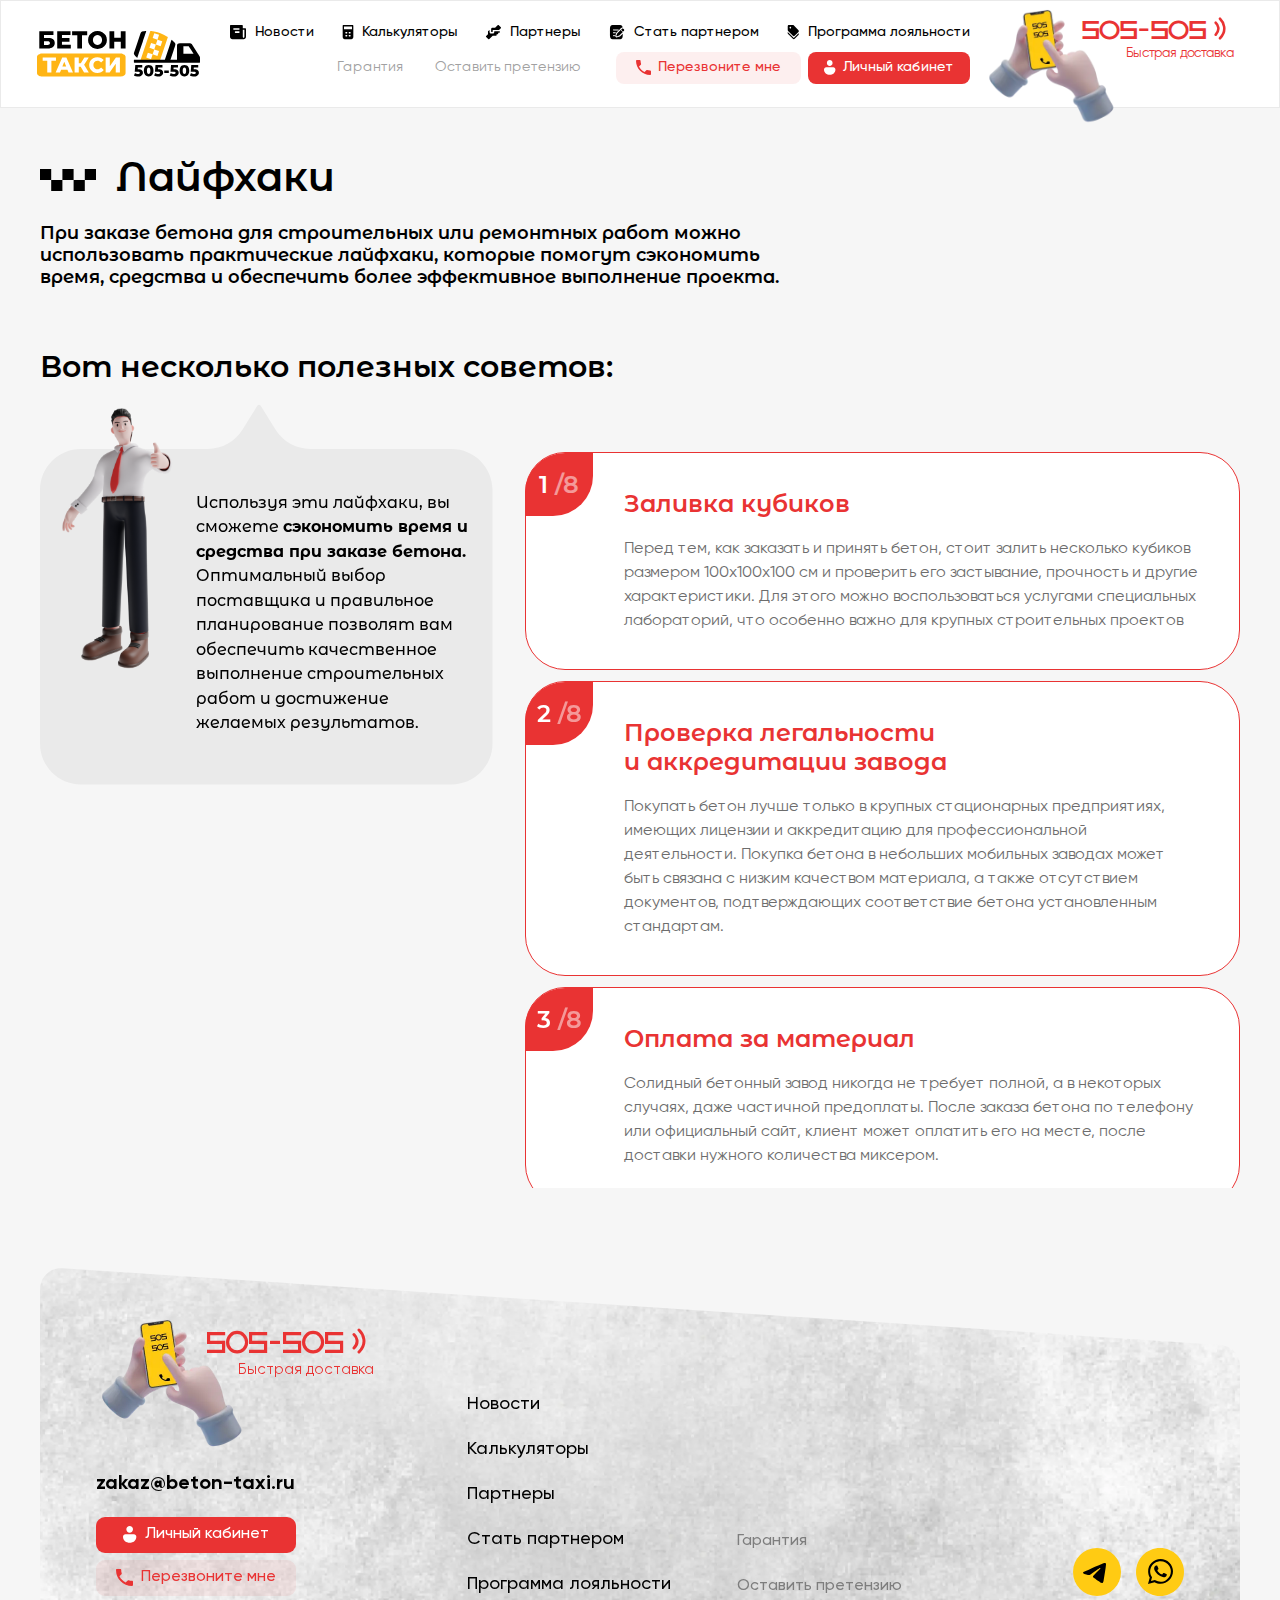
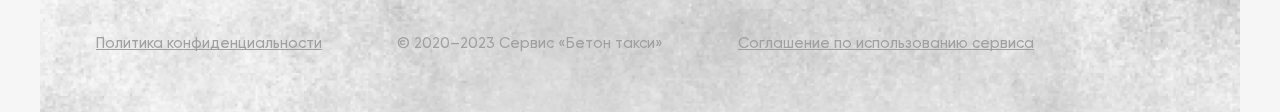
<file: lifehack.html>
<!DOCTYPE html>
<html lang="ru">

<head>
    <meta charset="UTF-8">
    <meta name="viewport" content="width=device-width, initial-scale=1.0">
    <meta name="description" content="">
    <meta name="keywords" content="">
    <link rel="stylesheet" href="css/libs.min.css">
    <link rel="stylesheet" href="css/style.min.css">
    <title>Лайфхаки</title>
</head>

<body class="m-page">
    <div class="wrapper">
        <header class="header header--white">
            <div class="container">
                <div class="header__inner">
                    <a href="" class="header__logo">
                        <img src="img/logo.svg" alt="">
                    </a>

                    <div class="menu">
                        <nav class="nav">
                            <a href="" class="nav__link">
                                <svg width="18" height="16" viewBox="0 0 18 16" fill="none" xmlns="http://www.w3.org/2000/svg">
                                    <path fill-rule="evenodd" clip-rule="evenodd" d="M14.4 0.888889V3.55556H17.1C17.3387 3.55556 17.5676 3.64921 17.7364 3.81591C17.9052 3.9826 18 4.2087 18 4.44444V13.3333C18 14.0406 17.7155 14.7189 17.2092 15.219C16.7028 15.719 16.0161 16 15.3 16H2.7C1.98392 16 1.29716 15.719 0.790812 15.219C0.284464 14.7189 0 14.0406 0 13.3333V0.888889C0 0.653141 0.0948211 0.427048 0.263604 0.260349C0.432387 0.0936505 0.661305 0 0.9 0H13.5C13.7387 0 13.9676 0.0936505 14.1364 0.260349C14.3052 0.427048 14.4 0.653141 14.4 0.888889ZM16.2 13.3333C16.2 13.5691 16.1052 13.7952 15.9364 13.9619C15.7676 14.1286 15.5387 14.2222 15.3 14.2222C15.0613 14.2222 14.8324 14.1286 14.6636 13.9619C14.4948 13.7952 14.4 13.5691 14.4 13.3333V5.33333H16.2V13.3333ZM3.6 4.44444C3.6 4.2087 3.69482 3.9826 3.8636 3.81591C4.03239 3.64921 4.2613 3.55556 4.5 3.55556H9.9C10.1387 3.55556 10.3676 3.64921 10.5364 3.81591C10.7052 3.9826 10.8 4.2087 10.8 4.44444C10.8 4.68019 10.7052 4.90628 10.5364 5.07298C10.3676 5.23968 10.1387 5.33333 9.9 5.33333H4.5C4.2613 5.33333 4.03239 5.23968 3.8636 5.07298C3.69482 4.90628 3.6 4.68019 3.6 4.44444ZM5.4 8C5.4 7.76425 5.49482 7.53816 5.6636 7.37146C5.83239 7.20476 6.06131 7.11111 6.3 7.11111H9.9C10.1387 7.11111 10.3676 7.20476 10.5364 7.37146C10.7052 7.53816 10.8 7.76425 10.8 8C10.8 8.23575 10.7052 8.46184 10.5364 8.62854C10.3676 8.79524 10.1387 8.88889 9.9 8.88889H6.3C6.06131 8.88889 5.83239 8.79524 5.6636 8.62854C5.49482 8.46184 5.4 8.23575 5.4 8Z" fill="black" />
                                </svg>
                                <span>Новости</span>
                            </a>
                            <a href="" class="nav__link">
                                <svg width="12" height="16" viewBox="0 0 12 16" fill="none" xmlns="http://www.w3.org/2000/svg">
                                    <path fill-rule="evenodd" clip-rule="evenodd" d="M0 0.8C0 0.587827 0.0790178 0.384344 0.21967 0.234315C0.360322 0.0842854 0.551088 0 0.75 0H11.25C11.4489 0 11.6397 0.0842854 11.7803 0.234315C11.921 0.384344 12 0.587827 12 0.8V13.6C12 14.2365 11.7629 14.847 11.341 15.2971C10.919 15.7471 10.3467 16 9.75 16H2.25C1.65326 16 1.08097 15.7471 0.65901 15.2971C0.237053 14.847 0 14.2365 0 13.6V0.8ZM10.5 1.6V4.8H1.5V1.6H10.5ZM3 8.8C3 8.58783 3.07902 8.38434 3.21967 8.23431C3.36032 8.08429 3.55109 8 3.75 8H4.5C4.69891 8 4.88968 8.08429 5.03033 8.23431C5.17098 8.38434 5.25 8.58783 5.25 8.8C5.25 9.01217 5.17098 9.21566 5.03033 9.36569C4.88968 9.51571 4.69891 9.6 4.5 9.6H3.75C3.55109 9.6 3.36032 9.51571 3.21967 9.36569C3.07902 9.21566 3 9.01217 3 8.8ZM6.75 8.8C6.75 8.58783 6.82902 8.38434 6.96967 8.23431C7.11032 8.08429 7.30109 8 7.5 8H8.25C8.44891 8 8.63968 8.08429 8.78033 8.23431C8.92098 8.38434 9 8.58783 9 8.8C9 9.01217 8.92098 9.21566 8.78033 9.36569C8.63968 9.51571 8.44891 9.6 8.25 9.6H7.5C7.30109 9.6 7.11032 9.51571 6.96967 9.36569C6.82902 9.21566 6.75 9.01217 6.75 8.8ZM3.75 11.2C3.55109 11.2 3.36032 11.2843 3.21967 11.4343C3.07902 11.5843 3 11.7878 3 12C3 12.2122 3.07902 12.4157 3.21967 12.5657C3.36032 12.7157 3.55109 12.8 3.75 12.8H4.5C4.69891 12.8 4.88968 12.7157 5.03033 12.5657C5.17098 12.4157 5.25 12.2122 5.25 12C5.25 11.7878 5.17098 11.5843 5.03033 11.4343C4.88968 11.2843 4.69891 11.2 4.5 11.2H3.75ZM6.75 12C6.75 11.7878 6.82902 11.5843 6.96967 11.4343C7.11032 11.2843 7.30109 11.2 7.5 11.2H8.25C8.44891 11.2 8.63968 11.2843 8.78033 11.4343C8.92098 11.5843 9 11.7878 9 12C9 12.2122 8.92098 12.4157 8.78033 12.5657C8.63968 12.7157 8.44891 12.8 8.25 12.8H7.5C7.30109 12.8 7.11032 12.7157 6.96967 12.5657C6.82902 12.4157 6.75 12.2122 6.75 12Z" fill="black" />
                                </svg>
                                <span>Калькуляторы</span>
                            </a>
                            <a href="" class="nav__link">
                                <svg width="17" height="16" viewBox="0 0 17 16" fill="none" xmlns="http://www.w3.org/2000/svg">
                                    <path d="M7.61281 2.99937H10.2744L13.1932 0.246735C13.2757 0.168553 13.3738 0.106498 13.482 0.0641506C13.5901 0.0218028 13.706 0 13.8231 0C13.9403 0 14.0562 0.0218028 14.1643 0.0641506C14.2725 0.106498 14.3706 0.168553 14.4531 0.246735L16.742 2.40714C16.9073 2.56342 17 2.77484 17 2.9952C17 3.21557 16.9073 3.42698 16.742 3.58327L14.7103 5.50177H7.61281V7.17004C7.61281 7.39126 7.51934 7.60343 7.35295 7.75986C7.18657 7.91629 6.96091 8.00417 6.72562 8.00417C6.49032 8.00417 6.26466 7.91629 6.09828 7.75986C5.9319 7.60343 5.83842 7.39126 5.83842 7.17004V4.66764C5.83842 4.22519 6.02537 3.80086 6.35813 3.488C6.69089 3.17514 7.14221 2.99937 7.61281 2.99937ZM2.28966 7.17004V10.5066L0.257989 12.4167C0.0927486 12.573 0 12.7844 0 13.0048C0 13.2252 0.0927486 13.4366 0.257989 13.5929L2.54694 15.7533C2.62942 15.8314 2.72754 15.8935 2.83566 15.9359C2.94377 15.9782 3.05973 16 3.17685 16C3.29397 16 3.40993 15.9782 3.51804 15.9359C3.62616 15.8935 3.72428 15.8314 3.80676 15.7533L7.61281 12.1748H11.1616C11.3969 12.1748 11.6225 12.087 11.7889 11.9305C11.9553 11.7741 12.0488 11.5619 12.0488 11.3407V10.5066H12.936C13.1713 10.5066 13.3969 10.4187 13.5633 10.2623C13.7297 10.1058 13.8231 9.89366 13.8231 9.67244V8.8383H14.7103C14.9456 8.8383 15.1713 8.75042 15.3377 8.59399C15.5041 8.43756 15.5975 8.2254 15.5975 8.00417V7.17004H9.38719V8.00417C9.38719 8.44662 9.20025 8.87095 8.86749 9.18381C8.53472 9.49667 8.0834 9.67244 7.61281 9.67244H5.83842C5.36783 9.67244 4.91651 9.49667 4.58375 9.18381C4.25098 8.87095 4.06404 8.44662 4.06404 8.00417V5.50177L2.28966 7.17004Z" fill="black" />
                                </svg>
                                <span>Партнеры</span>
                            </a>
                            <a href="" class="nav__link">
                                <svg width="17" height="16" viewBox="0 0 17 16" fill="none" xmlns="http://www.w3.org/2000/svg">
                                    <path d="M10.8152 11.6006C10.9552 11.4918 11.0824 11.3646 11.336 11.111L14.5016 7.94456C14.5784 7.86856 14.5432 7.73656 14.4416 7.70056C13.9462 7.52792 13.4965 7.24508 13.1264 6.87336C12.7546 6.50321 12.4718 6.05351 12.2992 5.55816C12.2632 5.45656 12.1312 5.42136 12.0552 5.49816L8.88796 8.66376C8.63436 8.91736 8.50716 9.04456 8.39836 9.18456C8.26956 9.35016 8.15836 9.52856 8.06876 9.71736C7.99276 9.87736 7.93596 10.0486 7.82236 10.3894L7.67516 10.8294L7.44156 11.5294L7.22316 12.1854C7.19592 12.2676 7.19208 12.3557 7.21206 12.44C7.23204 12.5243 7.27506 12.6014 7.3363 12.6626C7.39755 12.7239 7.47461 12.7669 7.55889 12.7868C7.64316 12.8068 7.73134 12.803 7.81356 12.7758L8.46956 12.5574L9.16956 12.3238L9.60956 12.1766C9.95036 12.063 10.1216 12.007 10.2816 11.9302C10.4704 11.8398 10.6504 11.7302 10.8152 11.6006ZM15.4928 6.95336C15.658 6.79374 15.7897 6.60282 15.8804 6.39174C15.971 6.18067 16.0187 5.95365 16.0207 5.72394C16.0227 5.49423 15.979 5.26642 15.892 5.0538C15.805 4.84118 15.6766 4.648 15.5142 4.48554C15.3518 4.32308 15.1586 4.19458 14.946 4.10754C14.7335 4.0205 14.5057 3.97666 14.2759 3.97858C14.0462 3.9805 13.8192 4.02813 13.6081 4.11871C13.397 4.20929 13.206 4.341 13.0464 4.50616L12.9448 4.60856C12.8963 4.65631 12.8602 4.71512 12.8396 4.77993C12.819 4.84474 12.8144 4.9136 12.8264 4.98056C12.8424 5.06616 12.8704 5.19256 12.9224 5.34216C13.0264 5.64216 13.2232 6.03576 13.5936 6.40616C13.8927 6.7077 14.2566 6.93723 14.6576 7.07736C14.808 7.12936 14.9336 7.15736 15.0192 7.17336C15.0861 7.18521 15.155 7.18063 15.2197 7.16C15.2845 7.13938 15.3434 7.10333 15.3912 7.05496L15.4928 6.95336Z" fill="black" />
                                    <path fill-rule="evenodd" clip-rule="evenodd" d="M0.9376 0.9376C-9.53674e-08 1.8744 0 3.3832 0 6.4V9.6C0 12.6168 -9.53674e-08 14.1256 0.9376 15.0624C1.8744 16 3.3832 16 6.4 16H8C11.0168 16 12.5256 16 13.4624 15.0624C14.3848 14.1408 14.4 12.6656 14.4 9.744L12.1456 11.9984C11.9296 12.2144 11.7528 12.3912 11.5536 12.5472C11.3196 12.7296 11.0663 12.886 10.7984 13.0136C10.5528 13.1237 10.3005 13.2186 10.0432 13.2976L8.1936 13.9144C7.89999 14.0123 7.5849 14.0265 7.28367 13.9554C6.98243 13.8844 6.70694 13.7308 6.48809 13.5119C6.26923 13.2931 6.11565 13.0176 6.04456 12.7163C5.97347 12.4151 5.98768 12.1 6.0856 11.8064L6.3048 11.1504L6.6848 10.0096L6.7016 9.9568C6.7984 9.6672 6.8776 9.4304 6.9864 9.2016C7.1144 8.9336 7.2704 8.6808 7.4528 8.4472C7.6088 8.2472 7.7856 8.0712 8.0016 7.8552L11.2064 4.6496L12.096 3.76L12.1976 3.6584C12.4695 3.38576 12.7926 3.16956 13.1483 3.02225C13.504 2.87493 13.8854 2.7994 14.2704 2.8C14.1496 1.976 13.9152 1.3896 13.4624 0.9376C12.5256 -9.53674e-08 11.0168 0 8 0H6.4C3.3832 0 1.8744 -9.53674e-08 0.9376 0.9376ZM3.4 5.6C3.4 5.44087 3.46321 5.28826 3.57574 5.17574C3.68826 5.06321 3.84087 5 4 5H9.2C9.35913 5 9.51174 5.06321 9.62426 5.17574C9.73679 5.28826 9.8 5.44087 9.8 5.6C9.8 5.75913 9.73679 5.91174 9.62426 6.02426C9.51174 6.13679 9.35913 6.2 9.2 6.2H4C3.84087 6.2 3.68826 6.13679 3.57574 6.02426C3.46321 5.91174 3.4 5.75913 3.4 5.6ZM3.4 8.8C3.4 8.64087 3.46321 8.48826 3.57574 8.37574C3.68826 8.26321 3.84087 8.2 4 8.2H6C6.15913 8.2 6.31174 8.26321 6.42426 8.37574C6.53679 8.48826 6.6 8.64087 6.6 8.8C6.6 8.95913 6.53679 9.11174 6.42426 9.22426C6.31174 9.33679 6.15913 9.4 6 9.4H4C3.84087 9.4 3.68826 9.33679 3.57574 9.22426C3.46321 9.11174 3.4 8.95913 3.4 8.8ZM3.4 12C3.4 11.8409 3.46321 11.6883 3.57574 11.5757C3.68826 11.4632 3.84087 11.4 4 11.4H5.2C5.35913 11.4 5.51174 11.4632 5.62426 11.5757C5.73679 11.6883 5.8 11.8409 5.8 12C5.8 12.1591 5.73679 12.3117 5.62426 12.4243C5.51174 12.5368 5.35913 12.6 5.2 12.6H4C3.84087 12.6 3.68826 12.5368 3.57574 12.4243C3.46321 12.3117 3.4 12.1591 3.4 12Z" fill="black" />
                                </svg>
                                <span>Стать партнером</span>
                            </a>
                            <a href="" class="nav__link">
                                <svg width="13" height="16" viewBox="0 0 13 16" fill="none" xmlns="http://www.w3.org/2000/svg">
                                    <path d="M6.81193 14.6117L0 7.7998V9.19141C0 9.56019 0.146119 9.91505 0.410525 10.1725L5.83084 15.5928C6.37357 16.1355 7.25724 16.1355 7.79997 15.5928L12.1209 11.2719C12.6636 10.7291 12.6636 9.84547 12.1209 9.30274L6.81193 14.6117Z" fill="black" />
                                    <path d="M5.83084 12.114C6.37357 12.6567 7.25724 12.6567 7.79997 12.114L12.1209 7.79301C12.6636 7.25028 12.6636 6.36661 12.1209 5.82388L6.7006 0.403567C6.43629 0.145633 6.08186 0.000866504 5.71256 0L1.39161 0C0.626224 0 0 0.626224 0 1.39161V5.71256C0 6.08133 0.146119 6.43619 0.410525 6.69364L5.83084 12.114ZM2.95717 2.08741C3.18784 2.08741 3.40907 2.17905 3.57218 2.34216C3.73529 2.50527 3.82693 2.7265 3.82693 2.95717C3.82693 3.18784 3.73529 3.40907 3.57218 3.57218C3.40907 3.73529 3.18784 3.82693 2.95717 3.82693C2.7265 3.82693 2.50527 3.73529 2.34216 3.57218C2.17905 3.40907 2.08741 3.18784 2.08741 2.95717C2.08741 2.7265 2.17905 2.50527 2.34216 2.34216C2.50527 2.17905 2.7265 2.08741 2.95717 2.08741Z" fill="black" />
                                </svg>
                                <span>Программа лояльности</span>
                            </a>
                        </nav>
                        <div class="menu__bottom">
                            <nav class="nav2">
                                <a href="" class="nav2__link">Гарантия</a>
                                <a href="" class="nav2__link">Оставить претензию</a>
                            </nav>
                            <div class="menu__buttons">
                                <button class="menu__btn m-btn m-btn-light-red">
                                    <img src="img/phone.svg" alt="">
                                    <span>Перезвоните мне</span>
                                </button>
                                <button class="menu__btn m-btn m-btn-red">
                                    <img src="img/user.svg" alt="">
                                    <span>Личный кабинет</span>
                                </button>
                            </div>
                        </div>
                    </div>

                    <div class="header-info call-info">
                        <div class="call-info__img">
                            <img src="img/call.webp" alt="">
                        </div>
                        <div class="call-info__content">
                            <div class="call-info__top">
                                <span>505-505</span>
                                <img src="img/wave.svg" alt="">
                            </div>
                            <div class="call-info__bottom">
                                <div class="call-info__desc">
                                    Быстрая доставка
                                </div>
                            </div>
                        </div>
                    </div>

                    <div class="header-mob">
                        <button class="header-mob__btn">
                            <img src="img/user2.svg" alt="">
                        </button>
                        <button class="header-mob__btn burger">
                            <img src="img/burger.svg" alt="">
                        </button>
                    </div>
                </div>
            </div>

        </header>
        <main class="content">

            <div class="lifehack-page">
                <div class="container">
                    <ul class="breadcrumbs">
                        <li><a href="">Главная</a></li>
                        <li><span>Лайфхаки</span></li>
                    </ul>
                    <div class="page-title">
                        <img class="page-title__icon" src="img/taxi-icon.svg" alt="">
                        <h1 class="h1">
                            Лайфхаки
                        </h1>
                    </div>
                    <div class="lifehack-page__desc">
                        При заказе бетона для строительных или ремонтных работ можно использовать практические лайфхаки, которые помогут сэкономить время, средства и обеспечить более эффективное выполнение проекта.
                    </div>

                    <div class="advices">
                        <div class="advices__title">
                            Вот несколько полезных советов:
                        </div>
                        <div class="advices__grid">
                            <div class="advices__col">
                                <div class="advices-hint">
                                    <div class="advices-hint__img">
                                        <img class="_view1" src="img/mask7.svg" alt="">
                                        <img class="_view2" src="img/mask8.svg" alt="">
                                    </div>
                                    <img src="img/advices.png" alt="" class="advices-hint__img2">
                                    <div class="advices-hint__text">
                                        Используя эти лайфхаки,
                                        вы сможете <b>сэкономить время и средства при заказе бетона.</b> Оптимальный выбор поставщика и правильное планирование позволят вам обеспечить качественное выполнение строительных работ и достижение желаемых результатов.
                                    </div>
                                </div>
                            </div>
                            <div class="advices__col2">
                                <div class="advices-slider slider">
                                    <div class="swiper-container">
                                        <div class="swiper-wrapper">
                                            <div class="swiper-slide">
                                                <div class="advice-card">
                                                    <div class="advice-card__num">
                                                        <div class="h3">
                                                            1 <span>/8</span>
                                                        </div>
                                                    </div>
                                                    <div class="advice-card__title h3 red-text">
                                                        Заливка кубиков
                                                    </div>
                                                    <div class="advice-card__desc">
                                                        Перед тем, как заказать и принять бетон, стоит залить несколько кубиков размером 100х100х100 см и проверить его застывание, прочность и другие характеристики. Для этого можно воспользоваться услугами специальных лабораторий, что особенно важно для крупных строительных проектов
                                                    </div>
                                                </div>

                                            </div>
                                            <div class="swiper-slide">
                                                <div class="advice-card">
                                                    <div class="advice-card__num">
                                                        <div class="h3">
                                                            2 <span>/8</span>
                                                        </div>
                                                    </div>
                                                    <div class="advice-card__title h3 red-text">
                                                        Проверка легальности <br>и аккредитации завода
                                                    </div>
                                                    <div class="advice-card__desc">
                                                        Покупать бетон лучше только в крупных стационарных предприятиях, имеющих лицензии и аккредитацию для профессиональной деятельности. Покупка бетона в небольших мобильных заводах может быть связана с низким качеством материала, а также отсутствием документов, подтверждающих соответствие бетона установленным стандартам.
                                                    </div>
                                                </div>

                                            </div>
                                            <div class="swiper-slide">
                                                <div class="advice-card">
                                                    <div class="advice-card__num">
                                                        <div class="h3">
                                                            3 <span>/8</span>
                                                        </div>
                                                    </div>
                                                    <div class="advice-card__title h3 red-text">
                                                        Оплата за материал
                                                    </div>
                                                    <div class="advice-card__desc">
                                                        Солидный бетонный завод никогда не требует полной, а в некоторых случаях, даже частичной предоплаты. После заказа бетона по телефону или официальный сайт, клиент может оплатить его на месте, после доставки нужного количества миксером.
                                                    </div>
                                                </div>

                                            </div>
                                            <div class="swiper-slide">
                                                <div class="advice-card">
                                                    <div class="advice-card__num">
                                                        <div class="h3">
                                                            4 <span>/8</span>
                                                        </div>
                                                    </div>
                                                    <div class="advice-card__title h3 red-text">
                                                        Прием поставки на объекте
                                                    </div>
                                                    <div class="advice-card__desc">
                                                        Когда миксер с бетоном приезжает на объект, заказчик обязательно должен проверить товарно-транспортную накладную, со всеми данными и реквизитами. Информация в ней, связанная с маркой бетона, адресом компании, номером машины и фамилией водителя и заказчика, должны быть достоверными. Также важно получить кассовый чек или квитанцию об оплате, для чего часто придется ехать на завод.
                                                    </div>
                                                </div>

                                            </div>
                                            <div class="swiper-slide">
                                                <div class="advice-card">
                                                    <div class="advice-card__num">
                                                        <div class="h3">
                                                            5 <span>/8</span>
                                                        </div>
                                                    </div>
                                                    <div class="advice-card__title h3 red-text">
                                                        Задержка машины
                                                    </div>
                                                    <div class="advice-card__desc">
                                                        Если миксер задерживается на долгое время, то бетон в жаркое время может просто свариться и потерять свои свойства. Большинство крупных заводов оснащают миксеры GPS-датчиками, позволяющими отслеживать машину в онлайн режиме.
                                                    </div>
                                                </div>

                                            </div>
                                            <div class="swiper-slide">
                                                <div class="advice-card">
                                                    <div class="advice-card__num">
                                                        <div class="h3">
                                                            6 <span>/8</span>
                                                        </div>
                                                    </div>
                                                    <div class="advice-card__title h3 red-text">
                                                        Пластичность смеси
                                                    </div>
                                                    <div class="advice-card__desc">
                                                        Солидные предприятия поставляют клиентам качественную продукцию, изготовленную с необходимыми химическими элементами. Если пластичность бетона ниже или выше ожидаемой, то этот момент нужно согласовать с технологом предприятия и по необходимости добавить в смесь пластификатор. Некоторые строители вместо пластификатора добавляют в бетон средства для мытья посуды, но делать это категорически запрещено.
                                                    </div>
                                                </div>

                                            </div>
                                            <div class="swiper-slide">
                                                <div class="advice-card">
                                                    <div class="advice-card__num">
                                                        <div class="h3">
                                                            7 <span>/8</span>
                                                        </div>
                                                    </div>
                                                    <div class="advice-card__title h3 red-text">
                                                        Расчет материала
                                                    </div>
                                                    <div class="advice-card__desc">
                                                        Чтобы максимально точно рассчитать объем и стоимость бетона, лучше всего воспользоваться калькулятором, представленным на нашем сервисе. Этот инструмент позволяет заложить процентовку и рассчитать объем бетона со всеми издержками для крупного объекта.
                                                    </div>
                                                </div>

                                            </div>
                                            <div class="swiper-slide">
                                                <div class="advice-card">
                                                    <div class="advice-card__num">
                                                        <div class="h3">
                                                            8 <span>/8</span>
                                                        </div>
                                                    </div>
                                                    <div class="advice-card__title h3 red-text">
                                                        Погодные условия
                                                    </div>
                                                    <div class="advice-card__desc">
                                                        Принимая бетон в жаркое время, нужно быть готовым к тому, чтобы постоянно увлажнять залитую смесь каждые 2 часа. В дождливое и прохладное время с бетонной поверхности нужно удалять скопившуюся влагу, которая может разрушать или деформировать бетон.
                                                    </div>
                                                </div>

                                            </div>
                                        </div>
                                    </div>
                                    <div class="swiper-pagination swiper-pagination--red"></div>
                                </div>
                            </div>
                        </div>
                    </div>
                </div>
            </div>

        </main>
        <footer class="footer">
            <div class="container">
                <div class="footer__inner">
                    <div class="footer__top">
                        <div class="footer__col">
                            <div class="footer-info call-info">
                                <div class="call-info__img">
                                    <img src="img/call.webp" alt="">
                                </div>
                                <div class="call-info__content">
                                    <div class="call-info__top">
                                        <span>505-505</span>
                                        <img src="img/wave.svg" alt="">
                                    </div>
                                    <div class="call-info__bottom">
                                        <div class="call-info__desc">
                                            Быстрая доставка
                                        </div>
                                    </div>
                                </div>
                            </div>
                            <a href="" class="footer__email">
                                zakaz@beton-taxi.ru
                            </a>
                            <div class="footer__buttons">
                                <button class="footer__btn m-btn m-btn-red">
                                    <img src="img/user.svg" alt="">
                                    <span>Личный кабинет</span>
                                </button>
                                <button class="footer__btn m-btn m-btn-light-red">
                                    <img src="img/phone.svg" alt="">
                                    <span>Перезвоните мне</span>
                                </button>
                            </div>
                        </div>

                        <div class="footer__col2">
                            <div class="footer-nav">
                                <div class="footer-nav__links">
                                    <a href="" class="footer-nav__link">Новости</a>
                                    <a href="" class="footer-nav__link">Калькуляторы</a>
                                    <a href="" class="footer-nav__link">Партнеры</a>
                                    <a href="" class="footer-nav__link">Стать партнером</a>
                                    <a href="" class="footer-nav__link">Программа лояльности</a>
                                </div>
                                <div class="footer-nav__links">
                                    <a href="" class="footer-nav__link2">Гарантия</a>
                                    <a href="" class="footer-nav__link2">Оставить претензию</a>
                                </div>
                            </div>
                        </div>
                        <div class="footer__col3">
                            <div class="socials">
                                <a href="" class="socials__item">
                                    <svg width="48" height="48" viewBox="0 0 48 48" fill="none" xmlns="http://www.w3.org/2000/svg">
                                        <rect class="_fill" width="48" height="48" rx="24" fill="#FFCB13" />
                                        <path d="M11.5811 23.61C17.7551 20.7875 21.8721 18.9268 23.932 18.0278C29.8136 15.4609 31.0357 15.015 31.8323 15.0001C32.0075 14.9971 32.3992 15.0426 32.6529 15.2587C32.8672 15.4411 32.9262 15.6875 32.9544 15.8605C32.9826 16.0334 33.0177 16.4274 32.9898 16.7353C32.6711 20.2491 31.2919 28.7763 30.5903 32.7118C30.2935 34.3771 29.7089 34.9354 29.143 34.9901C27.9131 35.1088 26.9792 34.1373 25.788 33.3179C23.924 32.0359 22.8709 31.2378 21.0616 29.9867C18.9706 28.5409 20.3261 27.7462 21.5178 26.4476C21.8296 26.1077 27.2485 20.9359 27.3534 20.4668C27.3665 20.4081 27.3787 20.1894 27.2549 20.0739C27.131 19.9584 26.9483 19.9979 26.8164 20.0293C26.6294 20.0738 23.6517 22.139 17.8831 26.2248C17.0379 26.8338 16.2723 27.1305 15.5864 27.1149C14.8302 27.0978 13.3756 26.6663 12.2942 26.2975C10.9679 25.8451 9.91378 25.606 10.0056 24.8377C10.0534 24.4375 10.5786 24.0283 11.5811 23.61Z" fill="black" />
                                    </svg>
                                </a>
                                <a href="" class="socials__item">
                                    <svg width="48" height="48" viewBox="0 0 48 48" fill="none" xmlns="http://www.w3.org/2000/svg">
                                        <path class="_fill" d="M0 24C0 10.7452 10.7452 0 24 0C37.2548 0 48 10.7452 48 24C48 37.2548 37.2548 48 24 48C10.7452 48 0 37.2548 0 24Z" fill="#FFCB13" />
                                        <path d="M33.3896 14.6486C31.0736 12.2838 27.8719 11 24.6022 11C17.654 11 12.0681 16.6081 12.1362 23.4324C12.1362 25.5946 12.7493 27.6892 13.7711 29.5811L12 36L18.6076 34.3108C20.4469 35.3243 22.4905 35.7973 24.5341 35.7973C31.4142 35.7973 37 30.1892 37 23.3649C37 20.0541 35.7057 16.9459 33.3896 14.6486ZM24.6022 33.7027C22.7629 33.7027 20.9237 33.2297 19.3569 32.2838L18.9482 32.0811L14.9973 33.0946L16.0191 29.2432L15.7466 28.8378C12.7493 24.0405 14.1798 17.6892 19.0845 14.7162C23.9891 11.7432 30.3242 13.1622 33.3215 18.027C36.3188 22.8919 34.8883 29.1757 29.9837 32.1486C28.4169 33.1622 26.5095 33.7027 24.6022 33.7027ZM30.5967 26.2027L29.8474 25.8649C29.8474 25.8649 28.7575 25.3919 28.0763 25.0541C28.0082 25.0541 27.9401 24.9865 27.8719 24.9865C27.6676 24.9865 27.5313 25.0541 27.3951 25.1216C27.3951 25.1216 27.327 25.1892 26.3733 26.2703C26.3052 26.4054 26.1689 26.473 26.0327 26.473H25.9646C25.8965 26.473 25.7602 26.4054 25.6921 26.3378L25.3515 26.2027C24.6022 25.8649 23.921 25.4595 23.376 24.9189C23.2398 24.7838 23.0354 24.6486 22.8992 24.5135C22.4223 24.0405 21.9455 23.5 21.6049 22.8919L21.5368 22.7568C21.4687 22.6892 21.4687 22.6216 21.4005 22.4865C21.4005 22.3514 21.4005 22.2162 21.4687 22.1486C21.4687 22.1486 21.7411 21.8108 21.9455 21.6081C22.0817 21.473 22.1499 21.2703 22.2861 21.1351C22.4223 20.9324 22.4905 20.6622 22.4223 20.4595C22.3542 20.1216 21.5368 18.2973 21.3324 17.8919C21.1962 17.6892 21.0599 17.6216 20.8556 17.5541H20.6512C20.515 17.5541 20.3106 17.5541 20.1063 17.5541C19.97 17.5541 19.8338 17.6216 19.6975 17.6216L19.6294 17.6892C19.4932 17.7568 19.3569 17.8919 19.2207 17.9595C19.0845 18.0946 19.0163 18.2297 18.8801 18.3649C18.4033 18.973 18.1308 19.7162 18.1308 20.4595C18.1308 21 18.267 21.5405 18.4714 22.0135L18.5395 22.2162C19.1526 23.5 19.97 24.6486 21.0599 25.6622L21.3324 25.9324C21.5368 26.1351 21.7411 26.2703 21.8774 26.473C23.3079 27.6892 24.9428 28.5676 26.782 29.0405C26.9864 29.1081 27.2589 29.1081 27.4632 29.1757C27.6676 29.1757 27.9401 29.1757 28.1444 29.1757C28.485 29.1757 28.8937 29.0405 29.1662 28.9054C29.3706 28.7703 29.5068 28.7703 29.6431 28.6351L29.7793 28.5C29.9155 28.3649 30.0518 28.2973 30.188 28.1622C30.3243 28.027 30.4605 27.8919 30.5286 27.7568C30.6649 27.4865 30.733 27.1486 30.8011 26.8108C30.8011 26.6757 30.8011 26.473 30.8011 26.3378C30.8011 26.3378 30.733 26.2703 30.5967 26.2027Z" fill="black" />
                                    </svg>
                                </a>
                            </div>

                        </div>
                    </div>
                    <div class="footer__bottom">
                        <div class="footer__item">
                            <a href="">Политика конфиденциальности</a>
                        </div>
                        <div class="footer__item">© 2020–2023 Сервис «Бетон такси»</div>
                        <div class="footer__item">
                            <a href="">Соглашение по использованию сервиса</a>
                        </div>
                    </div>
                </div>
            </div>

        </footer>
    </div>

    <script src="js/libs.min.js"></script>
    <script src="js/main.min.js"></script>

</body>

</html>
</file>
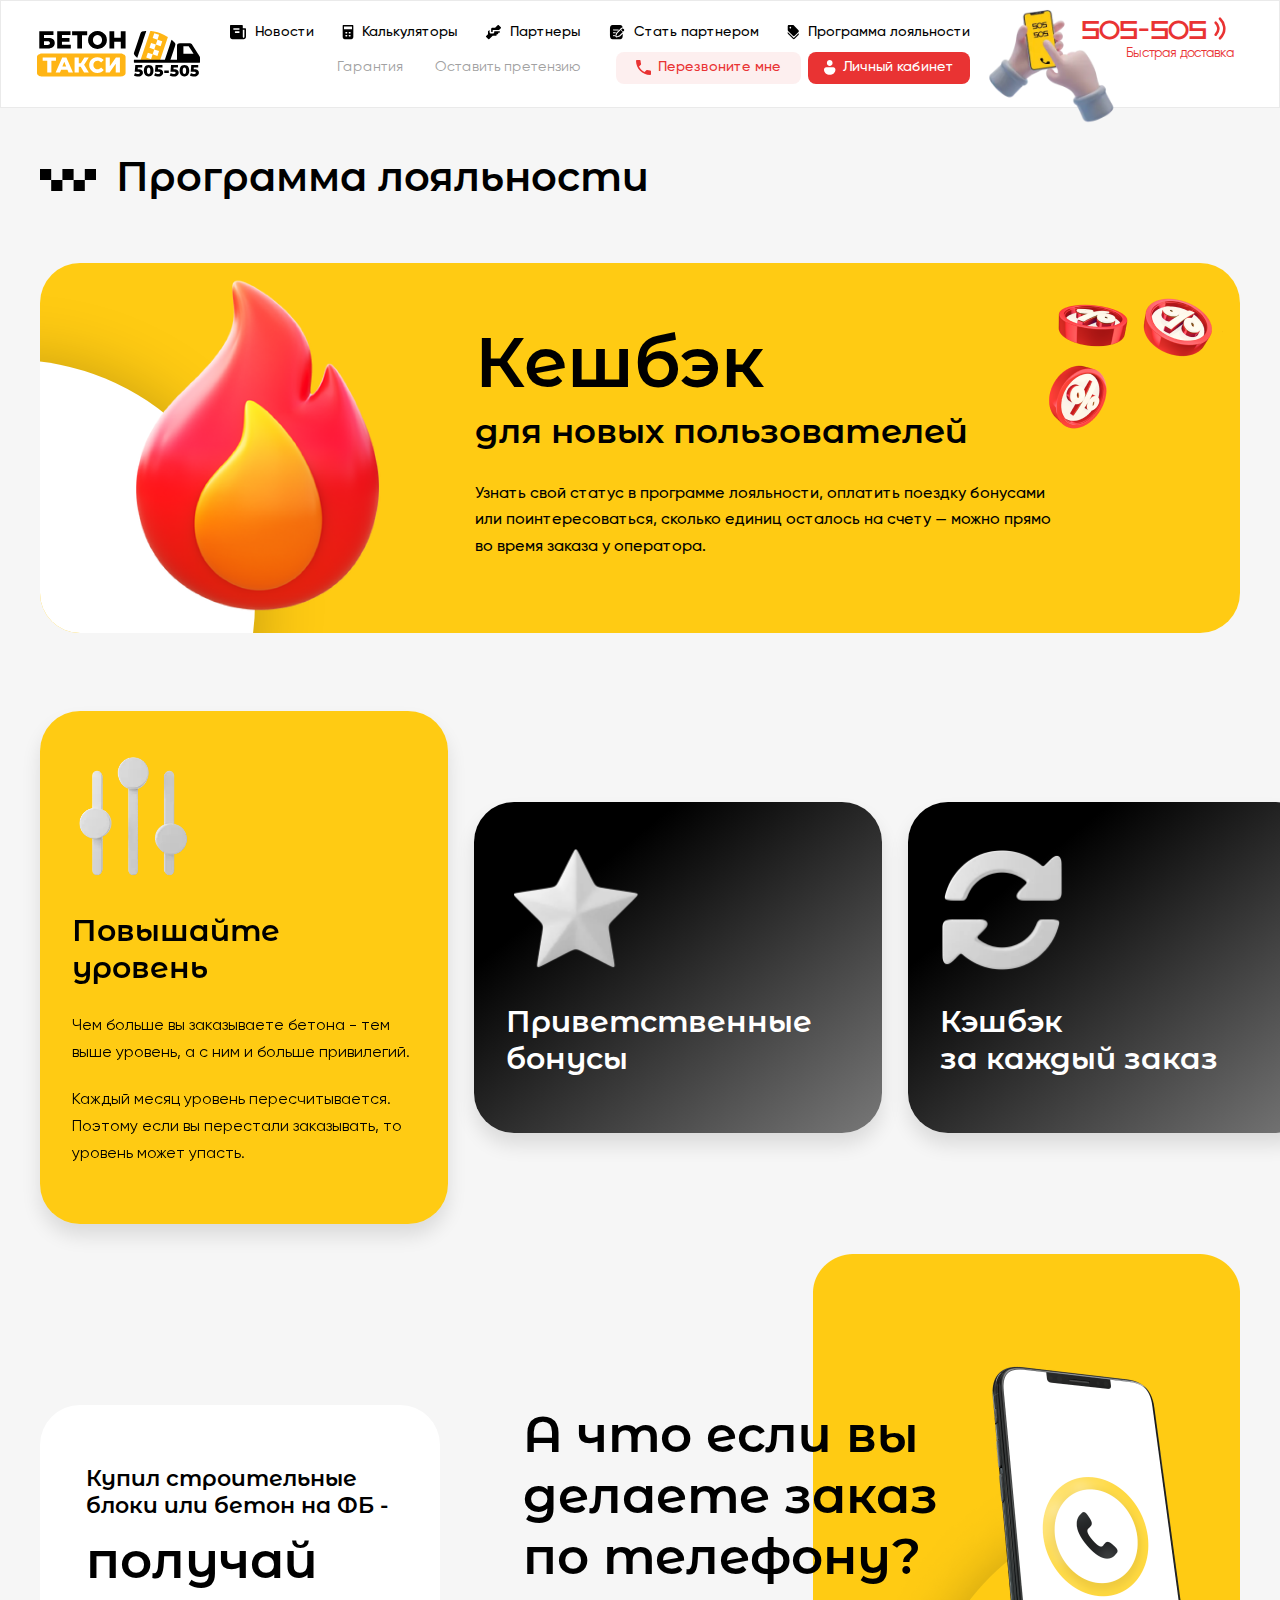
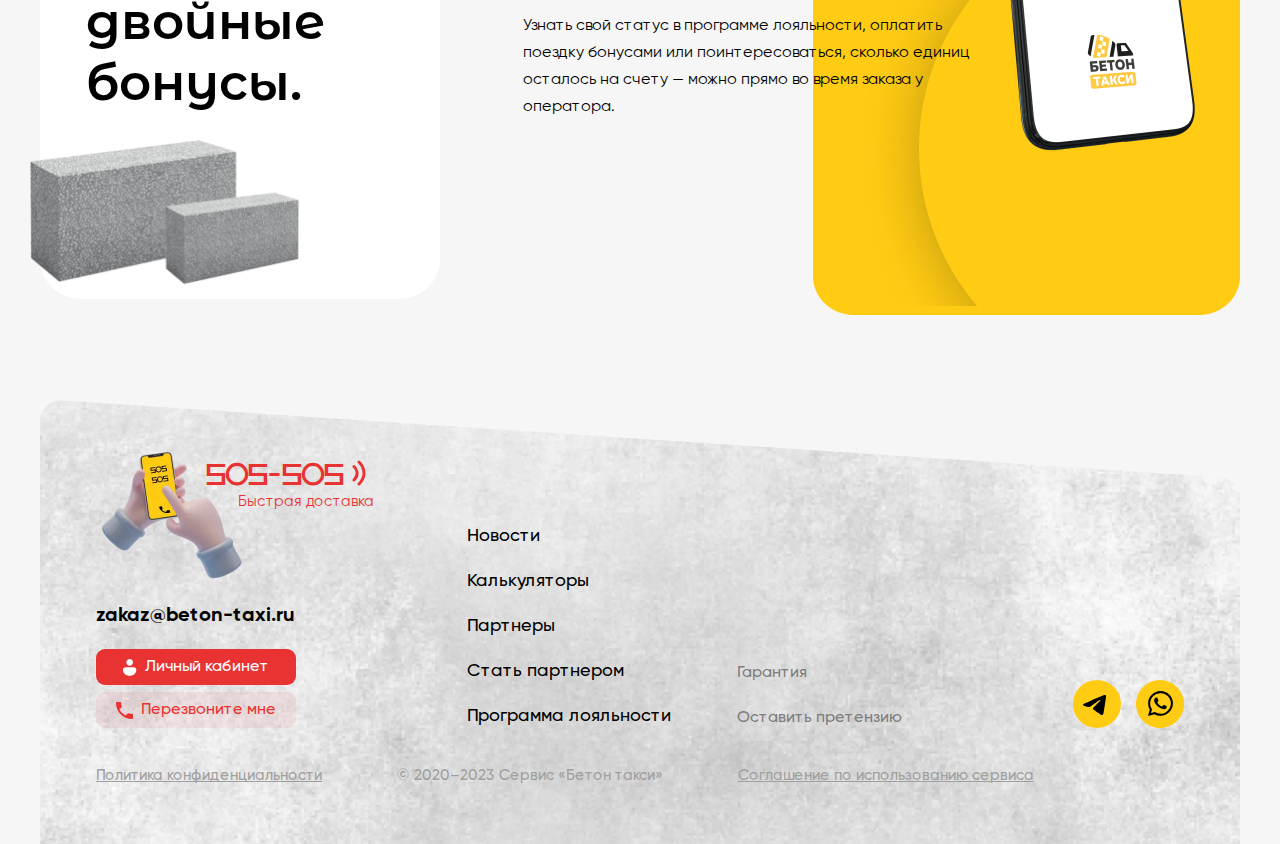
<file: loyality.html>
<!DOCTYPE html>
<html lang="ru">

<head>
    <meta charset="UTF-8">
    <meta name="viewport" content="width=device-width, initial-scale=1.0">
    <meta name="description" content="">
    <meta name="keywords" content="">
    <link rel="stylesheet" href="css/libs.min.css">
    <link rel="stylesheet" href="css/style.min.css">
    <title>Программа лояльности</title>
</head>

<body class="m-page">
    <div class="wrapper">
        <header class="header header--white">
            <div class="container">
                <div class="header__inner">
                    <a href="" class="header__logo">
                        <img src="img/logo.svg" alt="">
                    </a>

                    <div class="menu">
                        <nav class="nav">
                            <a href="" class="nav__link">
                                <svg width="18" height="16" viewBox="0 0 18 16" fill="none" xmlns="http://www.w3.org/2000/svg">
                                    <path fill-rule="evenodd" clip-rule="evenodd" d="M14.4 0.888889V3.55556H17.1C17.3387 3.55556 17.5676 3.64921 17.7364 3.81591C17.9052 3.9826 18 4.2087 18 4.44444V13.3333C18 14.0406 17.7155 14.7189 17.2092 15.219C16.7028 15.719 16.0161 16 15.3 16H2.7C1.98392 16 1.29716 15.719 0.790812 15.219C0.284464 14.7189 0 14.0406 0 13.3333V0.888889C0 0.653141 0.0948211 0.427048 0.263604 0.260349C0.432387 0.0936505 0.661305 0 0.9 0H13.5C13.7387 0 13.9676 0.0936505 14.1364 0.260349C14.3052 0.427048 14.4 0.653141 14.4 0.888889ZM16.2 13.3333C16.2 13.5691 16.1052 13.7952 15.9364 13.9619C15.7676 14.1286 15.5387 14.2222 15.3 14.2222C15.0613 14.2222 14.8324 14.1286 14.6636 13.9619C14.4948 13.7952 14.4 13.5691 14.4 13.3333V5.33333H16.2V13.3333ZM3.6 4.44444C3.6 4.2087 3.69482 3.9826 3.8636 3.81591C4.03239 3.64921 4.2613 3.55556 4.5 3.55556H9.9C10.1387 3.55556 10.3676 3.64921 10.5364 3.81591C10.7052 3.9826 10.8 4.2087 10.8 4.44444C10.8 4.68019 10.7052 4.90628 10.5364 5.07298C10.3676 5.23968 10.1387 5.33333 9.9 5.33333H4.5C4.2613 5.33333 4.03239 5.23968 3.8636 5.07298C3.69482 4.90628 3.6 4.68019 3.6 4.44444ZM5.4 8C5.4 7.76425 5.49482 7.53816 5.6636 7.37146C5.83239 7.20476 6.06131 7.11111 6.3 7.11111H9.9C10.1387 7.11111 10.3676 7.20476 10.5364 7.37146C10.7052 7.53816 10.8 7.76425 10.8 8C10.8 8.23575 10.7052 8.46184 10.5364 8.62854C10.3676 8.79524 10.1387 8.88889 9.9 8.88889H6.3C6.06131 8.88889 5.83239 8.79524 5.6636 8.62854C5.49482 8.46184 5.4 8.23575 5.4 8Z" fill="black" />
                                </svg>
                                <span>Новости</span>
                            </a>
                            <a href="" class="nav__link">
                                <svg width="12" height="16" viewBox="0 0 12 16" fill="none" xmlns="http://www.w3.org/2000/svg">
                                    <path fill-rule="evenodd" clip-rule="evenodd" d="M0 0.8C0 0.587827 0.0790178 0.384344 0.21967 0.234315C0.360322 0.0842854 0.551088 0 0.75 0H11.25C11.4489 0 11.6397 0.0842854 11.7803 0.234315C11.921 0.384344 12 0.587827 12 0.8V13.6C12 14.2365 11.7629 14.847 11.341 15.2971C10.919 15.7471 10.3467 16 9.75 16H2.25C1.65326 16 1.08097 15.7471 0.65901 15.2971C0.237053 14.847 0 14.2365 0 13.6V0.8ZM10.5 1.6V4.8H1.5V1.6H10.5ZM3 8.8C3 8.58783 3.07902 8.38434 3.21967 8.23431C3.36032 8.08429 3.55109 8 3.75 8H4.5C4.69891 8 4.88968 8.08429 5.03033 8.23431C5.17098 8.38434 5.25 8.58783 5.25 8.8C5.25 9.01217 5.17098 9.21566 5.03033 9.36569C4.88968 9.51571 4.69891 9.6 4.5 9.6H3.75C3.55109 9.6 3.36032 9.51571 3.21967 9.36569C3.07902 9.21566 3 9.01217 3 8.8ZM6.75 8.8C6.75 8.58783 6.82902 8.38434 6.96967 8.23431C7.11032 8.08429 7.30109 8 7.5 8H8.25C8.44891 8 8.63968 8.08429 8.78033 8.23431C8.92098 8.38434 9 8.58783 9 8.8C9 9.01217 8.92098 9.21566 8.78033 9.36569C8.63968 9.51571 8.44891 9.6 8.25 9.6H7.5C7.30109 9.6 7.11032 9.51571 6.96967 9.36569C6.82902 9.21566 6.75 9.01217 6.75 8.8ZM3.75 11.2C3.55109 11.2 3.36032 11.2843 3.21967 11.4343C3.07902 11.5843 3 11.7878 3 12C3 12.2122 3.07902 12.4157 3.21967 12.5657C3.36032 12.7157 3.55109 12.8 3.75 12.8H4.5C4.69891 12.8 4.88968 12.7157 5.03033 12.5657C5.17098 12.4157 5.25 12.2122 5.25 12C5.25 11.7878 5.17098 11.5843 5.03033 11.4343C4.88968 11.2843 4.69891 11.2 4.5 11.2H3.75ZM6.75 12C6.75 11.7878 6.82902 11.5843 6.96967 11.4343C7.11032 11.2843 7.30109 11.2 7.5 11.2H8.25C8.44891 11.2 8.63968 11.2843 8.78033 11.4343C8.92098 11.5843 9 11.7878 9 12C9 12.2122 8.92098 12.4157 8.78033 12.5657C8.63968 12.7157 8.44891 12.8 8.25 12.8H7.5C7.30109 12.8 7.11032 12.7157 6.96967 12.5657C6.82902 12.4157 6.75 12.2122 6.75 12Z" fill="black" />
                                </svg>
                                <span>Калькуляторы</span>
                            </a>
                            <a href="" class="nav__link">
                                <svg width="17" height="16" viewBox="0 0 17 16" fill="none" xmlns="http://www.w3.org/2000/svg">
                                    <path d="M7.61281 2.99937H10.2744L13.1932 0.246735C13.2757 0.168553 13.3738 0.106498 13.482 0.0641506C13.5901 0.0218028 13.706 0 13.8231 0C13.9403 0 14.0562 0.0218028 14.1643 0.0641506C14.2725 0.106498 14.3706 0.168553 14.4531 0.246735L16.742 2.40714C16.9073 2.56342 17 2.77484 17 2.9952C17 3.21557 16.9073 3.42698 16.742 3.58327L14.7103 5.50177H7.61281V7.17004C7.61281 7.39126 7.51934 7.60343 7.35295 7.75986C7.18657 7.91629 6.96091 8.00417 6.72562 8.00417C6.49032 8.00417 6.26466 7.91629 6.09828 7.75986C5.9319 7.60343 5.83842 7.39126 5.83842 7.17004V4.66764C5.83842 4.22519 6.02537 3.80086 6.35813 3.488C6.69089 3.17514 7.14221 2.99937 7.61281 2.99937ZM2.28966 7.17004V10.5066L0.257989 12.4167C0.0927486 12.573 0 12.7844 0 13.0048C0 13.2252 0.0927486 13.4366 0.257989 13.5929L2.54694 15.7533C2.62942 15.8314 2.72754 15.8935 2.83566 15.9359C2.94377 15.9782 3.05973 16 3.17685 16C3.29397 16 3.40993 15.9782 3.51804 15.9359C3.62616 15.8935 3.72428 15.8314 3.80676 15.7533L7.61281 12.1748H11.1616C11.3969 12.1748 11.6225 12.087 11.7889 11.9305C11.9553 11.7741 12.0488 11.5619 12.0488 11.3407V10.5066H12.936C13.1713 10.5066 13.3969 10.4187 13.5633 10.2623C13.7297 10.1058 13.8231 9.89366 13.8231 9.67244V8.8383H14.7103C14.9456 8.8383 15.1713 8.75042 15.3377 8.59399C15.5041 8.43756 15.5975 8.2254 15.5975 8.00417V7.17004H9.38719V8.00417C9.38719 8.44662 9.20025 8.87095 8.86749 9.18381C8.53472 9.49667 8.0834 9.67244 7.61281 9.67244H5.83842C5.36783 9.67244 4.91651 9.49667 4.58375 9.18381C4.25098 8.87095 4.06404 8.44662 4.06404 8.00417V5.50177L2.28966 7.17004Z" fill="black" />
                                </svg>
                                <span>Партнеры</span>
                            </a>
                            <a href="" class="nav__link">
                                <svg width="17" height="16" viewBox="0 0 17 16" fill="none" xmlns="http://www.w3.org/2000/svg">
                                    <path d="M10.8152 11.6006C10.9552 11.4918 11.0824 11.3646 11.336 11.111L14.5016 7.94456C14.5784 7.86856 14.5432 7.73656 14.4416 7.70056C13.9462 7.52792 13.4965 7.24508 13.1264 6.87336C12.7546 6.50321 12.4718 6.05351 12.2992 5.55816C12.2632 5.45656 12.1312 5.42136 12.0552 5.49816L8.88796 8.66376C8.63436 8.91736 8.50716 9.04456 8.39836 9.18456C8.26956 9.35016 8.15836 9.52856 8.06876 9.71736C7.99276 9.87736 7.93596 10.0486 7.82236 10.3894L7.67516 10.8294L7.44156 11.5294L7.22316 12.1854C7.19592 12.2676 7.19208 12.3557 7.21206 12.44C7.23204 12.5243 7.27506 12.6014 7.3363 12.6626C7.39755 12.7239 7.47461 12.7669 7.55889 12.7868C7.64316 12.8068 7.73134 12.803 7.81356 12.7758L8.46956 12.5574L9.16956 12.3238L9.60956 12.1766C9.95036 12.063 10.1216 12.007 10.2816 11.9302C10.4704 11.8398 10.6504 11.7302 10.8152 11.6006ZM15.4928 6.95336C15.658 6.79374 15.7897 6.60282 15.8804 6.39174C15.971 6.18067 16.0187 5.95365 16.0207 5.72394C16.0227 5.49423 15.979 5.26642 15.892 5.0538C15.805 4.84118 15.6766 4.648 15.5142 4.48554C15.3518 4.32308 15.1586 4.19458 14.946 4.10754C14.7335 4.0205 14.5057 3.97666 14.2759 3.97858C14.0462 3.9805 13.8192 4.02813 13.6081 4.11871C13.397 4.20929 13.206 4.341 13.0464 4.50616L12.9448 4.60856C12.8963 4.65631 12.8602 4.71512 12.8396 4.77993C12.819 4.84474 12.8144 4.9136 12.8264 4.98056C12.8424 5.06616 12.8704 5.19256 12.9224 5.34216C13.0264 5.64216 13.2232 6.03576 13.5936 6.40616C13.8927 6.7077 14.2566 6.93723 14.6576 7.07736C14.808 7.12936 14.9336 7.15736 15.0192 7.17336C15.0861 7.18521 15.155 7.18063 15.2197 7.16C15.2845 7.13938 15.3434 7.10333 15.3912 7.05496L15.4928 6.95336Z" fill="black" />
                                    <path fill-rule="evenodd" clip-rule="evenodd" d="M0.9376 0.9376C-9.53674e-08 1.8744 0 3.3832 0 6.4V9.6C0 12.6168 -9.53674e-08 14.1256 0.9376 15.0624C1.8744 16 3.3832 16 6.4 16H8C11.0168 16 12.5256 16 13.4624 15.0624C14.3848 14.1408 14.4 12.6656 14.4 9.744L12.1456 11.9984C11.9296 12.2144 11.7528 12.3912 11.5536 12.5472C11.3196 12.7296 11.0663 12.886 10.7984 13.0136C10.5528 13.1237 10.3005 13.2186 10.0432 13.2976L8.1936 13.9144C7.89999 14.0123 7.5849 14.0265 7.28367 13.9554C6.98243 13.8844 6.70694 13.7308 6.48809 13.5119C6.26923 13.2931 6.11565 13.0176 6.04456 12.7163C5.97347 12.4151 5.98768 12.1 6.0856 11.8064L6.3048 11.1504L6.6848 10.0096L6.7016 9.9568C6.7984 9.6672 6.8776 9.4304 6.9864 9.2016C7.1144 8.9336 7.2704 8.6808 7.4528 8.4472C7.6088 8.2472 7.7856 8.0712 8.0016 7.8552L11.2064 4.6496L12.096 3.76L12.1976 3.6584C12.4695 3.38576 12.7926 3.16956 13.1483 3.02225C13.504 2.87493 13.8854 2.7994 14.2704 2.8C14.1496 1.976 13.9152 1.3896 13.4624 0.9376C12.5256 -9.53674e-08 11.0168 0 8 0H6.4C3.3832 0 1.8744 -9.53674e-08 0.9376 0.9376ZM3.4 5.6C3.4 5.44087 3.46321 5.28826 3.57574 5.17574C3.68826 5.06321 3.84087 5 4 5H9.2C9.35913 5 9.51174 5.06321 9.62426 5.17574C9.73679 5.28826 9.8 5.44087 9.8 5.6C9.8 5.75913 9.73679 5.91174 9.62426 6.02426C9.51174 6.13679 9.35913 6.2 9.2 6.2H4C3.84087 6.2 3.68826 6.13679 3.57574 6.02426C3.46321 5.91174 3.4 5.75913 3.4 5.6ZM3.4 8.8C3.4 8.64087 3.46321 8.48826 3.57574 8.37574C3.68826 8.26321 3.84087 8.2 4 8.2H6C6.15913 8.2 6.31174 8.26321 6.42426 8.37574C6.53679 8.48826 6.6 8.64087 6.6 8.8C6.6 8.95913 6.53679 9.11174 6.42426 9.22426C6.31174 9.33679 6.15913 9.4 6 9.4H4C3.84087 9.4 3.68826 9.33679 3.57574 9.22426C3.46321 9.11174 3.4 8.95913 3.4 8.8ZM3.4 12C3.4 11.8409 3.46321 11.6883 3.57574 11.5757C3.68826 11.4632 3.84087 11.4 4 11.4H5.2C5.35913 11.4 5.51174 11.4632 5.62426 11.5757C5.73679 11.6883 5.8 11.8409 5.8 12C5.8 12.1591 5.73679 12.3117 5.62426 12.4243C5.51174 12.5368 5.35913 12.6 5.2 12.6H4C3.84087 12.6 3.68826 12.5368 3.57574 12.4243C3.46321 12.3117 3.4 12.1591 3.4 12Z" fill="black" />
                                </svg>
                                <span>Стать партнером</span>
                            </a>
                            <a href="" class="nav__link">
                                <svg width="13" height="16" viewBox="0 0 13 16" fill="none" xmlns="http://www.w3.org/2000/svg">
                                    <path d="M6.81193 14.6117L0 7.7998V9.19141C0 9.56019 0.146119 9.91505 0.410525 10.1725L5.83084 15.5928C6.37357 16.1355 7.25724 16.1355 7.79997 15.5928L12.1209 11.2719C12.6636 10.7291 12.6636 9.84547 12.1209 9.30274L6.81193 14.6117Z" fill="black" />
                                    <path d="M5.83084 12.114C6.37357 12.6567 7.25724 12.6567 7.79997 12.114L12.1209 7.79301C12.6636 7.25028 12.6636 6.36661 12.1209 5.82388L6.7006 0.403567C6.43629 0.145633 6.08186 0.000866504 5.71256 0L1.39161 0C0.626224 0 0 0.626224 0 1.39161V5.71256C0 6.08133 0.146119 6.43619 0.410525 6.69364L5.83084 12.114ZM2.95717 2.08741C3.18784 2.08741 3.40907 2.17905 3.57218 2.34216C3.73529 2.50527 3.82693 2.7265 3.82693 2.95717C3.82693 3.18784 3.73529 3.40907 3.57218 3.57218C3.40907 3.73529 3.18784 3.82693 2.95717 3.82693C2.7265 3.82693 2.50527 3.73529 2.34216 3.57218C2.17905 3.40907 2.08741 3.18784 2.08741 2.95717C2.08741 2.7265 2.17905 2.50527 2.34216 2.34216C2.50527 2.17905 2.7265 2.08741 2.95717 2.08741Z" fill="black" />
                                </svg>
                                <span>Программа лояльности</span>
                            </a>
                        </nav>
                        <div class="menu__bottom">
                            <nav class="nav2">
                                <a href="" class="nav2__link">Гарантия</a>
                                <a href="" class="nav2__link">Оставить претензию</a>
                            </nav>
                            <div class="menu__buttons">
                                <button class="menu__btn m-btn m-btn-light-red">
                                    <img src="img/phone.svg" alt="">
                                    <span>Перезвоните мне</span>
                                </button>
                                <button class="menu__btn m-btn m-btn-red">
                                    <img src="img/user.svg" alt="">
                                    <span>Личный кабинет</span>
                                </button>
                            </div>
                        </div>
                    </div>

                    <div class="header-info call-info">
                        <div class="call-info__img">
                            <img src="img/call.webp" alt="">
                        </div>
                        <div class="call-info__content">
                            <div class="call-info__top">
                                <span>505-505</span>
                                <img src="img/wave.svg" alt="">
                            </div>
                            <div class="call-info__bottom">
                                <div class="call-info__desc">
                                    Быстрая доставка
                                </div>
                            </div>
                        </div>
                    </div>

                    <div class="header-mob">
                        <button class="header-mob__btn">
                            <img src="img/user2.svg" alt="">
                        </button>
                        <button class="header-mob__btn burger">
                            <img src="img/burger.svg" alt="">
                        </button>
                    </div>
                </div>
            </div>

        </header>
        <main class="content">

            <div class="loyalty-page">
                <div class="container">
                    <ul class="breadcrumbs">
                        <li><a href="">Главная</a></li>
                        <li><span>Программа лояльности</span></li>

                    </ul>
                    <div class="page-title">
                        <img class="page-title__icon" src="img/taxi-icon.svg" alt="">
                        <h1 class="h1">
                            Программа лояльности
                        </h1>
                    </div>

                    <div class="loyalty-main partner-location">
                        <div class="loyalty-main__title">
                            Кешбэк
                        </div>
                        <div class="h2 semi-bold-text">
                            для новых пользователей
                        </div>
                        <div class="loyalty-main__desc">
                            Узнать свой статус в программе лояльности, оплатить поездку бонусами или поинтересоваться, сколько единиц осталось на счету — можно прямо во время заказа у оператора.
                        </div>
                        <img src="img/fire.png" alt="" class="partner-location__img">
                        <img src="img/coins.png" alt="" class="loyalty-main__coins">
                    </div>

                    <div class="loyalty-advantages">
                        <div class="swiper-container">
                            <div class="swiper-wrapper">
                                <div class="swiper-slide">
                                    <div class="advantage-card2">
                                        <div class="advantage-card2__icon">
                                            <img src="img/advantage-icon7.webp" alt="">
                                        </div>
                                        <div class="advantage-card2__title">
                                            Повышайте уровень
                                        </div>
                                        <div class="advantage-card2__text">
                                            <p>Чем больше вы заказываете бетона - тем выше уровень, а с ним и больше привилегий.</p>

                                            <p>Каждый месяц уровень пересчитывается. Поэтому если вы перестали заказывать, то уровень может упасть. </p>
                                        </div>
                                    </div>

                                </div>
                                <div class="swiper-slide">
                                    <div class="advantage-card2">
                                        <div class="advantage-card2__icon">
                                            <img src="img/advantage-icon8.webp" alt="">
                                        </div>
                                        <div class="advantage-card2__title">
                                            Приветственные бонусы
                                        </div>
                                        <div class="advantage-card2__text">
                                            <p>При регистрации в приложении (сохраняются если приложение стоит)</p>

                                        </div>
                                    </div>

                                </div>
                                <div class="swiper-slide">
                                    <div class="advantage-card2">
                                        <div class="advantage-card2__icon">
                                            <img src="img/advantage-icon9.webp" alt="">
                                        </div>
                                        <div class="advantage-card2__title">
                                            Кэшбэк <br> за каждый заказ
                                        </div>
                                        <div class="advantage-card2__text">
                                            <p>Получайте кешбэк за заказы через приложение: без ограничения по тарифам и расстоянию. Кешбэк будет приходить в ситибонусах, один ситибонус равен одному рублю.</p>

                                        </div>
                                    </div>

                                </div>
                                <div class="swiper-slide">
                                    <div class="advantage-card2">
                                        <div class="advantage-card2__icon">
                                            <img src="img/advantage-icon10.webp" alt="">
                                        </div>
                                        <div class="advantage-card2__title">
                                            Оплачивайте бетон и доставку
                                        </div>
                                        <div class="advantage-card2__text">
                                            <p>Бонусами можно оплатить часть заказа бетона и доставки - чем больше уровень, тем больше эта часть.</p>

                                        </div>
                                    </div>

                                </div>
                                <div class="swiper-slide">
                                    <div class="advantage-card2">
                                        <div class="advantage-card2__icon">
                                            <img src="img/advantage-icon11.webp" alt="">
                                        </div>
                                        <div class="advantage-card2__title">
                                            Кешбэк для новых пользователей
                                        </div>
                                        <div class="advantage-card2__text">
                                            <p>Бонусами можно оплатить часть заказа бетона и доставки - чем больше уровень, тем больше эта часть.</p>

                                        </div>
                                    </div>

                                </div>
                            </div>
                        </div>
                        <div class="swiper-pagination"></div>
                    </div>

                    <div class="loyalty-advantages2">
                        <div class="loyalty-advantages2__col">
                            <div class="bonus">
                                <div class="bonus__subtitle">
                                    Купил строительные блоки или бетон
                                    на ФБ -
                                </div>
                                <div class="bonus__title text50">
                                    получай
                                    двойные
                                    бонусы.
                                </div>
                                <img src="img/blocks.png" alt="" class="bonus__img">
                            </div>
                        </div>
                        <div class="loyalty-advantages2__col2">
                            <div class="call-order">
                                <img src="img/call-order.png" alt="" class="call-order__img _view1">
                                <img src="img/call-order3.png" alt="" class="call-order__img _view2">
                                <div class="call-order__info">
                                    <div class="call-order__title text50 semi-bold-text font2">
                                        А что если вы делаете заказ
                                        по телефону?
                                    </div>
                                    <div class="call-order__desc">
                                        Узнать свой статус в программе лояльности, оплатить поездку бонусами или поинтересоваться, сколько единиц осталось на счету — можно прямо во время заказа у оператора.
                                    </div>
                                </div>
                            </div>
                        </div>
                    </div>
                </div>
            </div>


        </main>
        <footer class="footer">
            <div class="container">
                <div class="footer__inner">
                    <div class="footer__top">
                        <div class="footer__col">
                            <div class="footer-info call-info">
                                <div class="call-info__img">
                                    <img src="img/call.webp" alt="">
                                </div>
                                <div class="call-info__content">
                                    <div class="call-info__top">
                                        <span>505-505</span>
                                        <img src="img/wave.svg" alt="">
                                    </div>
                                    <div class="call-info__bottom">
                                        <div class="call-info__desc">
                                            Быстрая доставка
                                        </div>
                                    </div>
                                </div>
                            </div>
                            <a href="" class="footer__email">
                                zakaz@beton-taxi.ru
                            </a>
                            <div class="footer__buttons">
                                <button class="footer__btn m-btn m-btn-red">
                                    <img src="img/user.svg" alt="">
                                    <span>Личный кабинет</span>
                                </button>
                                <button class="footer__btn m-btn m-btn-light-red">
                                    <img src="img/phone.svg" alt="">
                                    <span>Перезвоните мне</span>
                                </button>
                            </div>
                        </div>

                        <div class="footer__col2">
                            <div class="footer-nav">
                                <div class="footer-nav__links">
                                    <a href="" class="footer-nav__link">Новости</a>
                                    <a href="" class="footer-nav__link">Калькуляторы</a>
                                    <a href="" class="footer-nav__link">Партнеры</a>
                                    <a href="" class="footer-nav__link">Стать партнером</a>
                                    <a href="" class="footer-nav__link">Программа лояльности</a>
                                </div>
                                <div class="footer-nav__links">
                                    <a href="" class="footer-nav__link2">Гарантия</a>
                                    <a href="" class="footer-nav__link2">Оставить претензию</a>
                                </div>
                            </div>
                        </div>
                        <div class="footer__col3">
                            <div class="socials">
                                <a href="" class="socials__item">
                                    <svg width="48" height="48" viewBox="0 0 48 48" fill="none" xmlns="http://www.w3.org/2000/svg">
                                        <rect class="_fill" width="48" height="48" rx="24" fill="#FFCB13" />
                                        <path d="M11.5811 23.61C17.7551 20.7875 21.8721 18.9268 23.932 18.0278C29.8136 15.4609 31.0357 15.015 31.8323 15.0001C32.0075 14.9971 32.3992 15.0426 32.6529 15.2587C32.8672 15.4411 32.9262 15.6875 32.9544 15.8605C32.9826 16.0334 33.0177 16.4274 32.9898 16.7353C32.6711 20.2491 31.2919 28.7763 30.5903 32.7118C30.2935 34.3771 29.7089 34.9354 29.143 34.9901C27.9131 35.1088 26.9792 34.1373 25.788 33.3179C23.924 32.0359 22.8709 31.2378 21.0616 29.9867C18.9706 28.5409 20.3261 27.7462 21.5178 26.4476C21.8296 26.1077 27.2485 20.9359 27.3534 20.4668C27.3665 20.4081 27.3787 20.1894 27.2549 20.0739C27.131 19.9584 26.9483 19.9979 26.8164 20.0293C26.6294 20.0738 23.6517 22.139 17.8831 26.2248C17.0379 26.8338 16.2723 27.1305 15.5864 27.1149C14.8302 27.0978 13.3756 26.6663 12.2942 26.2975C10.9679 25.8451 9.91378 25.606 10.0056 24.8377C10.0534 24.4375 10.5786 24.0283 11.5811 23.61Z" fill="black" />
                                    </svg>
                                </a>
                                <a href="" class="socials__item">
                                    <svg width="48" height="48" viewBox="0 0 48 48" fill="none" xmlns="http://www.w3.org/2000/svg">
                                        <path class="_fill" d="M0 24C0 10.7452 10.7452 0 24 0C37.2548 0 48 10.7452 48 24C48 37.2548 37.2548 48 24 48C10.7452 48 0 37.2548 0 24Z" fill="#FFCB13" />
                                        <path d="M33.3896 14.6486C31.0736 12.2838 27.8719 11 24.6022 11C17.654 11 12.0681 16.6081 12.1362 23.4324C12.1362 25.5946 12.7493 27.6892 13.7711 29.5811L12 36L18.6076 34.3108C20.4469 35.3243 22.4905 35.7973 24.5341 35.7973C31.4142 35.7973 37 30.1892 37 23.3649C37 20.0541 35.7057 16.9459 33.3896 14.6486ZM24.6022 33.7027C22.7629 33.7027 20.9237 33.2297 19.3569 32.2838L18.9482 32.0811L14.9973 33.0946L16.0191 29.2432L15.7466 28.8378C12.7493 24.0405 14.1798 17.6892 19.0845 14.7162C23.9891 11.7432 30.3242 13.1622 33.3215 18.027C36.3188 22.8919 34.8883 29.1757 29.9837 32.1486C28.4169 33.1622 26.5095 33.7027 24.6022 33.7027ZM30.5967 26.2027L29.8474 25.8649C29.8474 25.8649 28.7575 25.3919 28.0763 25.0541C28.0082 25.0541 27.9401 24.9865 27.8719 24.9865C27.6676 24.9865 27.5313 25.0541 27.3951 25.1216C27.3951 25.1216 27.327 25.1892 26.3733 26.2703C26.3052 26.4054 26.1689 26.473 26.0327 26.473H25.9646C25.8965 26.473 25.7602 26.4054 25.6921 26.3378L25.3515 26.2027C24.6022 25.8649 23.921 25.4595 23.376 24.9189C23.2398 24.7838 23.0354 24.6486 22.8992 24.5135C22.4223 24.0405 21.9455 23.5 21.6049 22.8919L21.5368 22.7568C21.4687 22.6892 21.4687 22.6216 21.4005 22.4865C21.4005 22.3514 21.4005 22.2162 21.4687 22.1486C21.4687 22.1486 21.7411 21.8108 21.9455 21.6081C22.0817 21.473 22.1499 21.2703 22.2861 21.1351C22.4223 20.9324 22.4905 20.6622 22.4223 20.4595C22.3542 20.1216 21.5368 18.2973 21.3324 17.8919C21.1962 17.6892 21.0599 17.6216 20.8556 17.5541H20.6512C20.515 17.5541 20.3106 17.5541 20.1063 17.5541C19.97 17.5541 19.8338 17.6216 19.6975 17.6216L19.6294 17.6892C19.4932 17.7568 19.3569 17.8919 19.2207 17.9595C19.0845 18.0946 19.0163 18.2297 18.8801 18.3649C18.4033 18.973 18.1308 19.7162 18.1308 20.4595C18.1308 21 18.267 21.5405 18.4714 22.0135L18.5395 22.2162C19.1526 23.5 19.97 24.6486 21.0599 25.6622L21.3324 25.9324C21.5368 26.1351 21.7411 26.2703 21.8774 26.473C23.3079 27.6892 24.9428 28.5676 26.782 29.0405C26.9864 29.1081 27.2589 29.1081 27.4632 29.1757C27.6676 29.1757 27.9401 29.1757 28.1444 29.1757C28.485 29.1757 28.8937 29.0405 29.1662 28.9054C29.3706 28.7703 29.5068 28.7703 29.6431 28.6351L29.7793 28.5C29.9155 28.3649 30.0518 28.2973 30.188 28.1622C30.3243 28.027 30.4605 27.8919 30.5286 27.7568C30.6649 27.4865 30.733 27.1486 30.8011 26.8108C30.8011 26.6757 30.8011 26.473 30.8011 26.3378C30.8011 26.3378 30.733 26.2703 30.5967 26.2027Z" fill="black" />
                                    </svg>
                                </a>
                            </div>

                        </div>
                    </div>
                    <div class="footer__bottom">
                        <div class="footer__item">
                            <a href="">Политика конфиденциальности</a>
                        </div>
                        <div class="footer__item">© 2020–2023 Сервис «Бетон такси»</div>
                        <div class="footer__item">
                            <a href="">Соглашение по использованию сервиса</a>
                        </div>
                    </div>
                </div>
            </div>

        </footer>
    </div>

    <script src="js/libs.min.js"></script>
    <script src="js/main.min.js"></script>

</body>

</html>
</file>
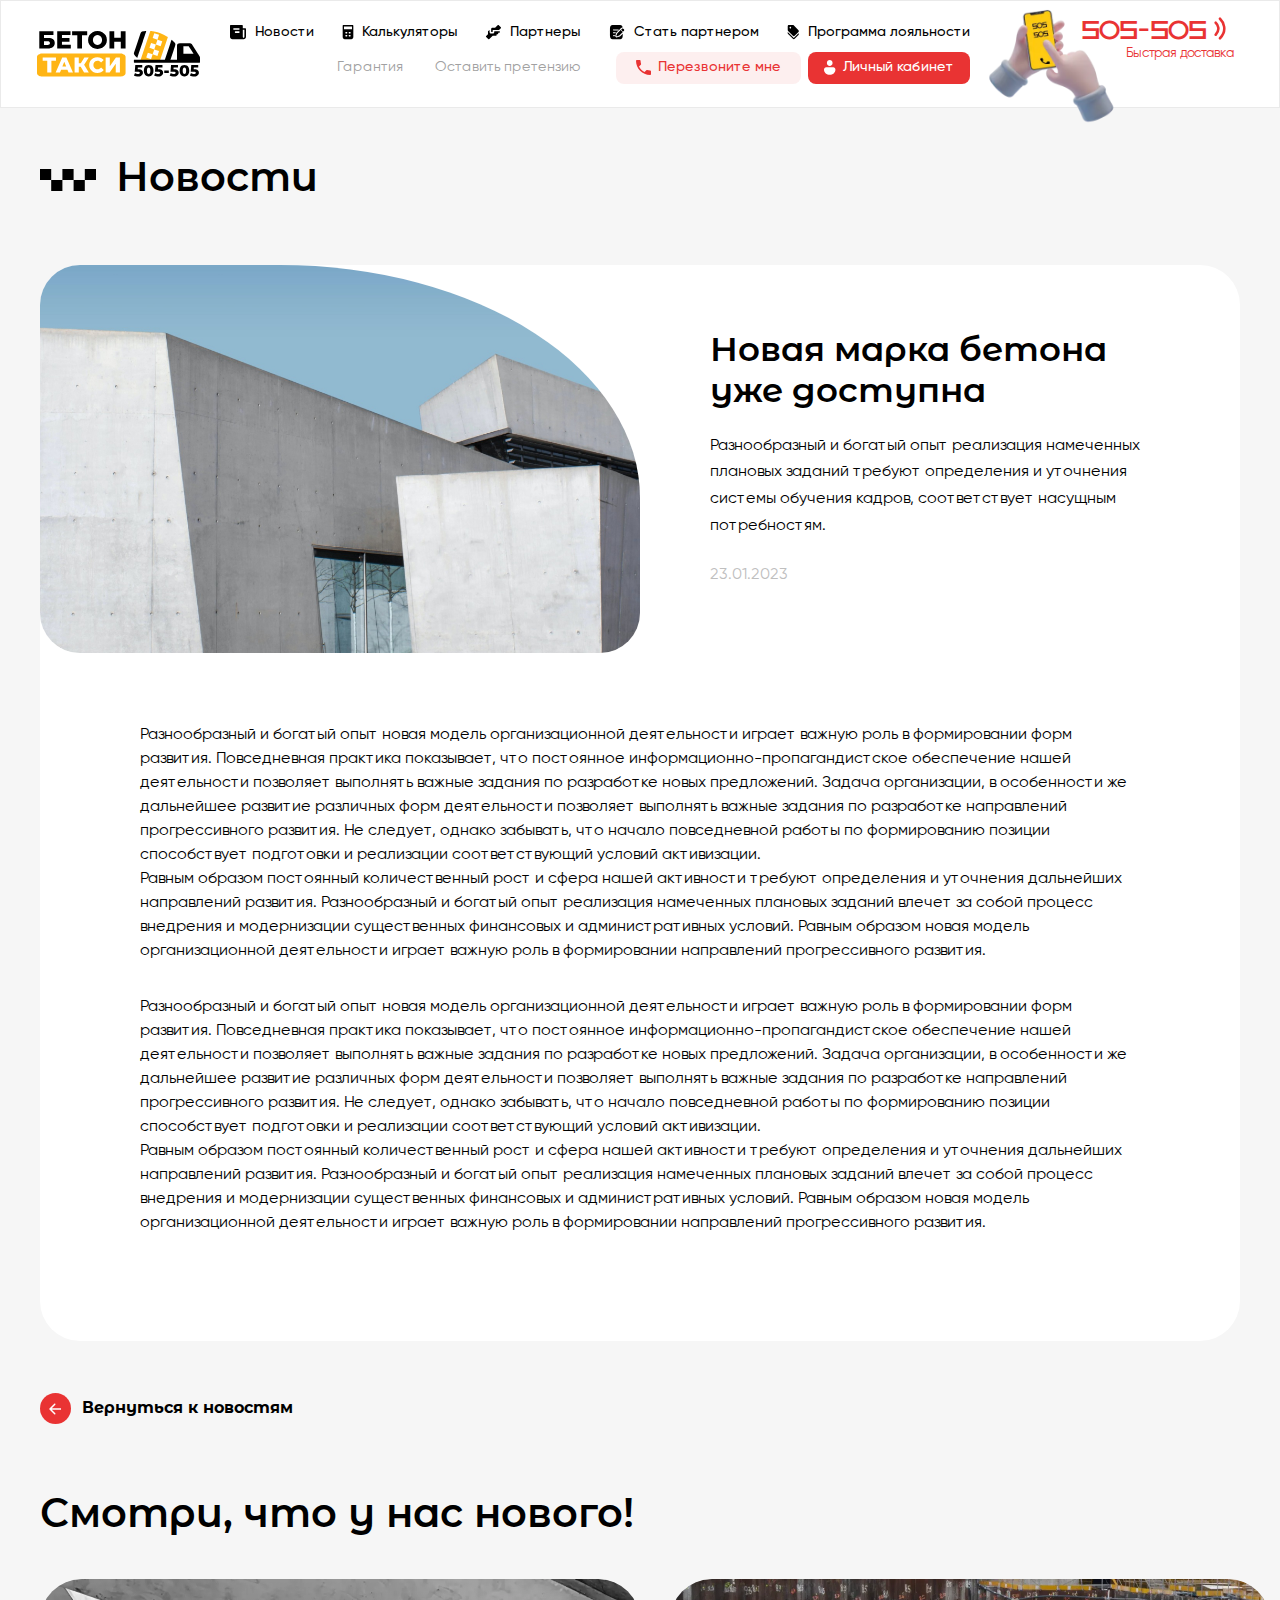
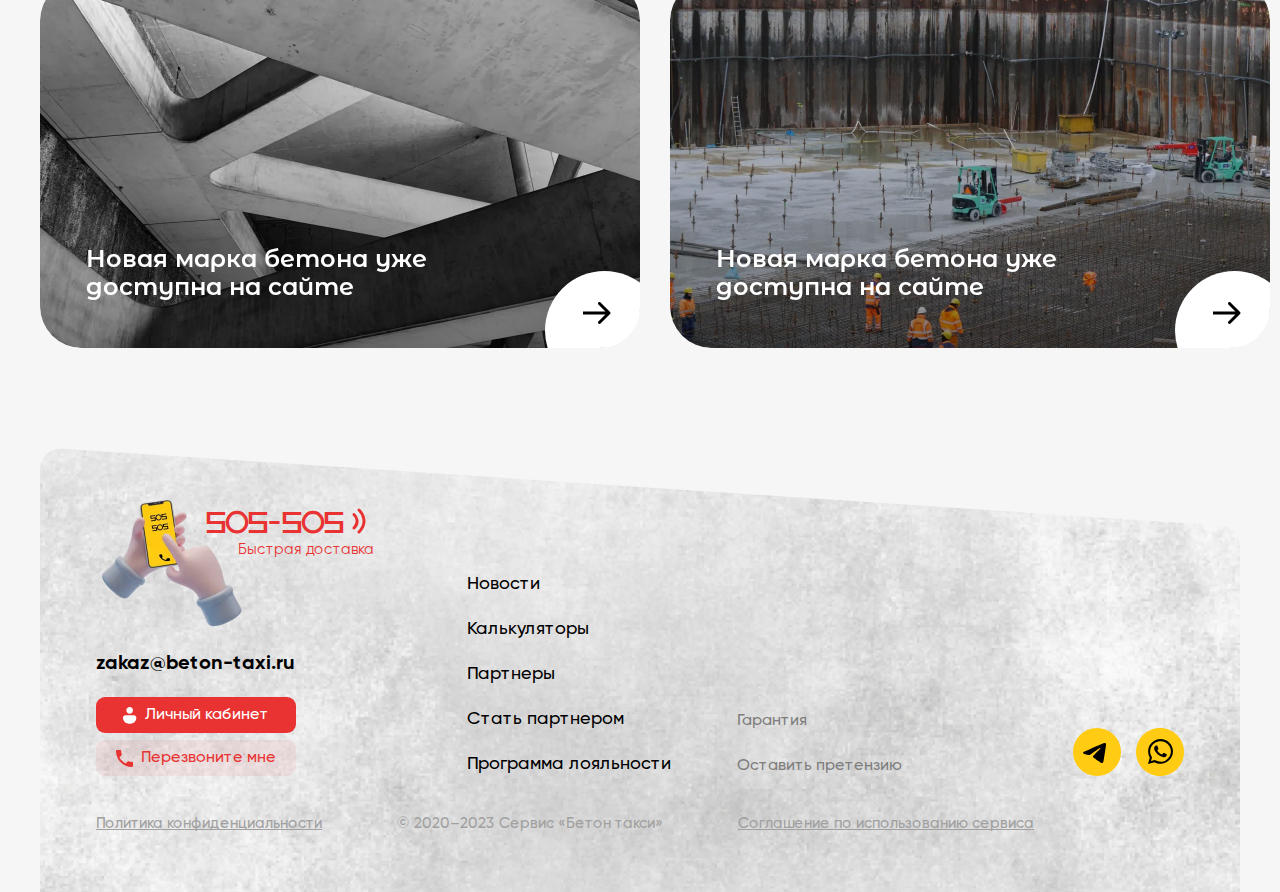
<file: news-item.html>
<!DOCTYPE html>
<html lang="ru">

<head>
    <meta charset="UTF-8">
    <meta name="viewport" content="width=device-width, initial-scale=1.0">
    <meta name="description" content="">
    <meta name="keywords" content="">
    <link rel="stylesheet" href="css/libs.min.css">
    <link rel="stylesheet" href="css/style.min.css">
    <title>Новости</title>
</head>

<body class="m-page">
    <div class="wrapper">
        <header class="header header--white">
            <div class="container">
                <div class="header__inner">
                    <a href="" class="header__logo">
                        <img src="img/logo.svg" alt="">
                    </a>

                    <div class="menu">
                        <nav class="nav">
                            <a href="" class="nav__link">
                                <svg width="18" height="16" viewBox="0 0 18 16" fill="none" xmlns="http://www.w3.org/2000/svg">
                                    <path fill-rule="evenodd" clip-rule="evenodd" d="M14.4 0.888889V3.55556H17.1C17.3387 3.55556 17.5676 3.64921 17.7364 3.81591C17.9052 3.9826 18 4.2087 18 4.44444V13.3333C18 14.0406 17.7155 14.7189 17.2092 15.219C16.7028 15.719 16.0161 16 15.3 16H2.7C1.98392 16 1.29716 15.719 0.790812 15.219C0.284464 14.7189 0 14.0406 0 13.3333V0.888889C0 0.653141 0.0948211 0.427048 0.263604 0.260349C0.432387 0.0936505 0.661305 0 0.9 0H13.5C13.7387 0 13.9676 0.0936505 14.1364 0.260349C14.3052 0.427048 14.4 0.653141 14.4 0.888889ZM16.2 13.3333C16.2 13.5691 16.1052 13.7952 15.9364 13.9619C15.7676 14.1286 15.5387 14.2222 15.3 14.2222C15.0613 14.2222 14.8324 14.1286 14.6636 13.9619C14.4948 13.7952 14.4 13.5691 14.4 13.3333V5.33333H16.2V13.3333ZM3.6 4.44444C3.6 4.2087 3.69482 3.9826 3.8636 3.81591C4.03239 3.64921 4.2613 3.55556 4.5 3.55556H9.9C10.1387 3.55556 10.3676 3.64921 10.5364 3.81591C10.7052 3.9826 10.8 4.2087 10.8 4.44444C10.8 4.68019 10.7052 4.90628 10.5364 5.07298C10.3676 5.23968 10.1387 5.33333 9.9 5.33333H4.5C4.2613 5.33333 4.03239 5.23968 3.8636 5.07298C3.69482 4.90628 3.6 4.68019 3.6 4.44444ZM5.4 8C5.4 7.76425 5.49482 7.53816 5.6636 7.37146C5.83239 7.20476 6.06131 7.11111 6.3 7.11111H9.9C10.1387 7.11111 10.3676 7.20476 10.5364 7.37146C10.7052 7.53816 10.8 7.76425 10.8 8C10.8 8.23575 10.7052 8.46184 10.5364 8.62854C10.3676 8.79524 10.1387 8.88889 9.9 8.88889H6.3C6.06131 8.88889 5.83239 8.79524 5.6636 8.62854C5.49482 8.46184 5.4 8.23575 5.4 8Z" fill="black" />
                                </svg>
                                <span>Новости</span>
                            </a>
                            <a href="" class="nav__link">
                                <svg width="12" height="16" viewBox="0 0 12 16" fill="none" xmlns="http://www.w3.org/2000/svg">
                                    <path fill-rule="evenodd" clip-rule="evenodd" d="M0 0.8C0 0.587827 0.0790178 0.384344 0.21967 0.234315C0.360322 0.0842854 0.551088 0 0.75 0H11.25C11.4489 0 11.6397 0.0842854 11.7803 0.234315C11.921 0.384344 12 0.587827 12 0.8V13.6C12 14.2365 11.7629 14.847 11.341 15.2971C10.919 15.7471 10.3467 16 9.75 16H2.25C1.65326 16 1.08097 15.7471 0.65901 15.2971C0.237053 14.847 0 14.2365 0 13.6V0.8ZM10.5 1.6V4.8H1.5V1.6H10.5ZM3 8.8C3 8.58783 3.07902 8.38434 3.21967 8.23431C3.36032 8.08429 3.55109 8 3.75 8H4.5C4.69891 8 4.88968 8.08429 5.03033 8.23431C5.17098 8.38434 5.25 8.58783 5.25 8.8C5.25 9.01217 5.17098 9.21566 5.03033 9.36569C4.88968 9.51571 4.69891 9.6 4.5 9.6H3.75C3.55109 9.6 3.36032 9.51571 3.21967 9.36569C3.07902 9.21566 3 9.01217 3 8.8ZM6.75 8.8C6.75 8.58783 6.82902 8.38434 6.96967 8.23431C7.11032 8.08429 7.30109 8 7.5 8H8.25C8.44891 8 8.63968 8.08429 8.78033 8.23431C8.92098 8.38434 9 8.58783 9 8.8C9 9.01217 8.92098 9.21566 8.78033 9.36569C8.63968 9.51571 8.44891 9.6 8.25 9.6H7.5C7.30109 9.6 7.11032 9.51571 6.96967 9.36569C6.82902 9.21566 6.75 9.01217 6.75 8.8ZM3.75 11.2C3.55109 11.2 3.36032 11.2843 3.21967 11.4343C3.07902 11.5843 3 11.7878 3 12C3 12.2122 3.07902 12.4157 3.21967 12.5657C3.36032 12.7157 3.55109 12.8 3.75 12.8H4.5C4.69891 12.8 4.88968 12.7157 5.03033 12.5657C5.17098 12.4157 5.25 12.2122 5.25 12C5.25 11.7878 5.17098 11.5843 5.03033 11.4343C4.88968 11.2843 4.69891 11.2 4.5 11.2H3.75ZM6.75 12C6.75 11.7878 6.82902 11.5843 6.96967 11.4343C7.11032 11.2843 7.30109 11.2 7.5 11.2H8.25C8.44891 11.2 8.63968 11.2843 8.78033 11.4343C8.92098 11.5843 9 11.7878 9 12C9 12.2122 8.92098 12.4157 8.78033 12.5657C8.63968 12.7157 8.44891 12.8 8.25 12.8H7.5C7.30109 12.8 7.11032 12.7157 6.96967 12.5657C6.82902 12.4157 6.75 12.2122 6.75 12Z" fill="black" />
                                </svg>
                                <span>Калькуляторы</span>
                            </a>
                            <a href="" class="nav__link">
                                <svg width="17" height="16" viewBox="0 0 17 16" fill="none" xmlns="http://www.w3.org/2000/svg">
                                    <path d="M7.61281 2.99937H10.2744L13.1932 0.246735C13.2757 0.168553 13.3738 0.106498 13.482 0.0641506C13.5901 0.0218028 13.706 0 13.8231 0C13.9403 0 14.0562 0.0218028 14.1643 0.0641506C14.2725 0.106498 14.3706 0.168553 14.4531 0.246735L16.742 2.40714C16.9073 2.56342 17 2.77484 17 2.9952C17 3.21557 16.9073 3.42698 16.742 3.58327L14.7103 5.50177H7.61281V7.17004C7.61281 7.39126 7.51934 7.60343 7.35295 7.75986C7.18657 7.91629 6.96091 8.00417 6.72562 8.00417C6.49032 8.00417 6.26466 7.91629 6.09828 7.75986C5.9319 7.60343 5.83842 7.39126 5.83842 7.17004V4.66764C5.83842 4.22519 6.02537 3.80086 6.35813 3.488C6.69089 3.17514 7.14221 2.99937 7.61281 2.99937ZM2.28966 7.17004V10.5066L0.257989 12.4167C0.0927486 12.573 0 12.7844 0 13.0048C0 13.2252 0.0927486 13.4366 0.257989 13.5929L2.54694 15.7533C2.62942 15.8314 2.72754 15.8935 2.83566 15.9359C2.94377 15.9782 3.05973 16 3.17685 16C3.29397 16 3.40993 15.9782 3.51804 15.9359C3.62616 15.8935 3.72428 15.8314 3.80676 15.7533L7.61281 12.1748H11.1616C11.3969 12.1748 11.6225 12.087 11.7889 11.9305C11.9553 11.7741 12.0488 11.5619 12.0488 11.3407V10.5066H12.936C13.1713 10.5066 13.3969 10.4187 13.5633 10.2623C13.7297 10.1058 13.8231 9.89366 13.8231 9.67244V8.8383H14.7103C14.9456 8.8383 15.1713 8.75042 15.3377 8.59399C15.5041 8.43756 15.5975 8.2254 15.5975 8.00417V7.17004H9.38719V8.00417C9.38719 8.44662 9.20025 8.87095 8.86749 9.18381C8.53472 9.49667 8.0834 9.67244 7.61281 9.67244H5.83842C5.36783 9.67244 4.91651 9.49667 4.58375 9.18381C4.25098 8.87095 4.06404 8.44662 4.06404 8.00417V5.50177L2.28966 7.17004Z" fill="black" />
                                </svg>
                                <span>Партнеры</span>
                            </a>
                            <a href="" class="nav__link">
                                <svg width="17" height="16" viewBox="0 0 17 16" fill="none" xmlns="http://www.w3.org/2000/svg">
                                    <path d="M10.8152 11.6006C10.9552 11.4918 11.0824 11.3646 11.336 11.111L14.5016 7.94456C14.5784 7.86856 14.5432 7.73656 14.4416 7.70056C13.9462 7.52792 13.4965 7.24508 13.1264 6.87336C12.7546 6.50321 12.4718 6.05351 12.2992 5.55816C12.2632 5.45656 12.1312 5.42136 12.0552 5.49816L8.88796 8.66376C8.63436 8.91736 8.50716 9.04456 8.39836 9.18456C8.26956 9.35016 8.15836 9.52856 8.06876 9.71736C7.99276 9.87736 7.93596 10.0486 7.82236 10.3894L7.67516 10.8294L7.44156 11.5294L7.22316 12.1854C7.19592 12.2676 7.19208 12.3557 7.21206 12.44C7.23204 12.5243 7.27506 12.6014 7.3363 12.6626C7.39755 12.7239 7.47461 12.7669 7.55889 12.7868C7.64316 12.8068 7.73134 12.803 7.81356 12.7758L8.46956 12.5574L9.16956 12.3238L9.60956 12.1766C9.95036 12.063 10.1216 12.007 10.2816 11.9302C10.4704 11.8398 10.6504 11.7302 10.8152 11.6006ZM15.4928 6.95336C15.658 6.79374 15.7897 6.60282 15.8804 6.39174C15.971 6.18067 16.0187 5.95365 16.0207 5.72394C16.0227 5.49423 15.979 5.26642 15.892 5.0538C15.805 4.84118 15.6766 4.648 15.5142 4.48554C15.3518 4.32308 15.1586 4.19458 14.946 4.10754C14.7335 4.0205 14.5057 3.97666 14.2759 3.97858C14.0462 3.9805 13.8192 4.02813 13.6081 4.11871C13.397 4.20929 13.206 4.341 13.0464 4.50616L12.9448 4.60856C12.8963 4.65631 12.8602 4.71512 12.8396 4.77993C12.819 4.84474 12.8144 4.9136 12.8264 4.98056C12.8424 5.06616 12.8704 5.19256 12.9224 5.34216C13.0264 5.64216 13.2232 6.03576 13.5936 6.40616C13.8927 6.7077 14.2566 6.93723 14.6576 7.07736C14.808 7.12936 14.9336 7.15736 15.0192 7.17336C15.0861 7.18521 15.155 7.18063 15.2197 7.16C15.2845 7.13938 15.3434 7.10333 15.3912 7.05496L15.4928 6.95336Z" fill="black" />
                                    <path fill-rule="evenodd" clip-rule="evenodd" d="M0.9376 0.9376C-9.53674e-08 1.8744 0 3.3832 0 6.4V9.6C0 12.6168 -9.53674e-08 14.1256 0.9376 15.0624C1.8744 16 3.3832 16 6.4 16H8C11.0168 16 12.5256 16 13.4624 15.0624C14.3848 14.1408 14.4 12.6656 14.4 9.744L12.1456 11.9984C11.9296 12.2144 11.7528 12.3912 11.5536 12.5472C11.3196 12.7296 11.0663 12.886 10.7984 13.0136C10.5528 13.1237 10.3005 13.2186 10.0432 13.2976L8.1936 13.9144C7.89999 14.0123 7.5849 14.0265 7.28367 13.9554C6.98243 13.8844 6.70694 13.7308 6.48809 13.5119C6.26923 13.2931 6.11565 13.0176 6.04456 12.7163C5.97347 12.4151 5.98768 12.1 6.0856 11.8064L6.3048 11.1504L6.6848 10.0096L6.7016 9.9568C6.7984 9.6672 6.8776 9.4304 6.9864 9.2016C7.1144 8.9336 7.2704 8.6808 7.4528 8.4472C7.6088 8.2472 7.7856 8.0712 8.0016 7.8552L11.2064 4.6496L12.096 3.76L12.1976 3.6584C12.4695 3.38576 12.7926 3.16956 13.1483 3.02225C13.504 2.87493 13.8854 2.7994 14.2704 2.8C14.1496 1.976 13.9152 1.3896 13.4624 0.9376C12.5256 -9.53674e-08 11.0168 0 8 0H6.4C3.3832 0 1.8744 -9.53674e-08 0.9376 0.9376ZM3.4 5.6C3.4 5.44087 3.46321 5.28826 3.57574 5.17574C3.68826 5.06321 3.84087 5 4 5H9.2C9.35913 5 9.51174 5.06321 9.62426 5.17574C9.73679 5.28826 9.8 5.44087 9.8 5.6C9.8 5.75913 9.73679 5.91174 9.62426 6.02426C9.51174 6.13679 9.35913 6.2 9.2 6.2H4C3.84087 6.2 3.68826 6.13679 3.57574 6.02426C3.46321 5.91174 3.4 5.75913 3.4 5.6ZM3.4 8.8C3.4 8.64087 3.46321 8.48826 3.57574 8.37574C3.68826 8.26321 3.84087 8.2 4 8.2H6C6.15913 8.2 6.31174 8.26321 6.42426 8.37574C6.53679 8.48826 6.6 8.64087 6.6 8.8C6.6 8.95913 6.53679 9.11174 6.42426 9.22426C6.31174 9.33679 6.15913 9.4 6 9.4H4C3.84087 9.4 3.68826 9.33679 3.57574 9.22426C3.46321 9.11174 3.4 8.95913 3.4 8.8ZM3.4 12C3.4 11.8409 3.46321 11.6883 3.57574 11.5757C3.68826 11.4632 3.84087 11.4 4 11.4H5.2C5.35913 11.4 5.51174 11.4632 5.62426 11.5757C5.73679 11.6883 5.8 11.8409 5.8 12C5.8 12.1591 5.73679 12.3117 5.62426 12.4243C5.51174 12.5368 5.35913 12.6 5.2 12.6H4C3.84087 12.6 3.68826 12.5368 3.57574 12.4243C3.46321 12.3117 3.4 12.1591 3.4 12Z" fill="black" />
                                </svg>
                                <span>Стать партнером</span>
                            </a>
                            <a href="" class="nav__link">
                                <svg width="13" height="16" viewBox="0 0 13 16" fill="none" xmlns="http://www.w3.org/2000/svg">
                                    <path d="M6.81193 14.6117L0 7.7998V9.19141C0 9.56019 0.146119 9.91505 0.410525 10.1725L5.83084 15.5928C6.37357 16.1355 7.25724 16.1355 7.79997 15.5928L12.1209 11.2719C12.6636 10.7291 12.6636 9.84547 12.1209 9.30274L6.81193 14.6117Z" fill="black" />
                                    <path d="M5.83084 12.114C6.37357 12.6567 7.25724 12.6567 7.79997 12.114L12.1209 7.79301C12.6636 7.25028 12.6636 6.36661 12.1209 5.82388L6.7006 0.403567C6.43629 0.145633 6.08186 0.000866504 5.71256 0L1.39161 0C0.626224 0 0 0.626224 0 1.39161V5.71256C0 6.08133 0.146119 6.43619 0.410525 6.69364L5.83084 12.114ZM2.95717 2.08741C3.18784 2.08741 3.40907 2.17905 3.57218 2.34216C3.73529 2.50527 3.82693 2.7265 3.82693 2.95717C3.82693 3.18784 3.73529 3.40907 3.57218 3.57218C3.40907 3.73529 3.18784 3.82693 2.95717 3.82693C2.7265 3.82693 2.50527 3.73529 2.34216 3.57218C2.17905 3.40907 2.08741 3.18784 2.08741 2.95717C2.08741 2.7265 2.17905 2.50527 2.34216 2.34216C2.50527 2.17905 2.7265 2.08741 2.95717 2.08741Z" fill="black" />
                                </svg>
                                <span>Программа лояльности</span>
                            </a>
                        </nav>
                        <div class="menu__bottom">
                            <nav class="nav2">
                                <a href="" class="nav2__link">Гарантия</a>
                                <a href="" class="nav2__link">Оставить претензию</a>
                            </nav>
                            <div class="menu__buttons">
                                <button class="menu__btn m-btn m-btn-light-red">
                                    <img src="img/phone.svg" alt="">
                                    <span>Перезвоните мне</span>
                                </button>
                                <button class="menu__btn m-btn m-btn-red">
                                    <img src="img/user.svg" alt="">
                                    <span>Личный кабинет</span>
                                </button>
                            </div>
                        </div>
                    </div>

                    <div class="header-info call-info">
                        <div class="call-info__img">
                            <img src="img/call.webp" alt="">
                        </div>
                        <div class="call-info__content">
                            <div class="call-info__top">
                                <span>505-505</span>
                                <img src="img/wave.svg" alt="">
                            </div>
                            <div class="call-info__bottom">
                                <div class="call-info__desc">
                                    Быстрая доставка
                                </div>
                            </div>
                        </div>
                    </div>

                    <div class="header-mob">
                        <button class="header-mob__btn">
                            <img src="img/user2.svg" alt="">
                        </button>
                        <button class="header-mob__btn burger">
                            <img src="img/burger.svg" alt="">
                        </button>
                    </div>
                </div>
            </div>

        </header>
        <main class="content">

            <div class="news-main news-main2">
                <div class="container">
                    <ul class="breadcrumbs">
                        <li><a href="">Главная</a></li>
                        <li><a href="">Новости</a></li>
                        <li><span>Статья</span></li>

                    </ul>
                    <div class="page-title">
                        <img class="page-title__icon" src="img/taxi-icon.svg" alt="">
                        <h1 class="h1">
                            Новости
                        </h1>
                    </div>

                    <div class="news-main__inner">
                        <div class="news-main__img">
                            <img src="img/news2.jpg" alt="">
                        </div>
                        <div class="news-main__content">
                            <div class="news-main__top">
                                <div class="h2">
                                    Новая марка бетона уже доступна
                                </div>
                            </div>
                            <div class="news-main__desc">
                                Разнообразный и богатый опыт реализация намеченных плановых заданий требуют определения и уточнения системы обучения кадров, соответствует насущным потребностям.
                            </div>
                            <div class="news-main__date">
                                23.01.2023
                            </div>
                        </div>
                        <div class="news-main__text">
                            <div class="text">
                                <p>
                                    Разнообразный и богатый опыт новая модель организационной деятельности играет важную роль в формировании форм развития. Повседневная практика показывает, что постоянное информационно-пропагандистское обеспечение нашей деятельности позволяет выполнять важные задания по разработке новых предложений. Задача организации, в особенности же дальнейшее развитие различных форм деятельности позволяет выполнять важные задания по разработке направлений прогрессивного развития. Не следует, однако забывать, что начало повседневной работы по формированию позиции способствует подготовки и реализации соответствующий условий активизации.
                                    <br>
                                    Равным образом постоянный количественный рост и сфера нашей активности требуют определения и уточнения дальнейших направлений развития. Разнообразный и богатый опыт реализация намеченных плановых заданий влечет за собой процесс внедрения и модернизации существенных финансовых и административных условий. Равным образом новая модель организационной деятельности играет важную роль в формировании направлений прогрессивного развития.
                                </p>
                                <p>
                                    Разнообразный и богатый опыт новая модель организационной деятельности играет важную роль в формировании форм развития. Повседневная практика показывает, что постоянное информационно-пропагандистское обеспечение нашей деятельности позволяет выполнять важные задания по разработке новых предложений. Задача организации, в особенности же дальнейшее развитие различных форм деятельности позволяет выполнять важные задания по разработке направлений прогрессивного развития. Не следует, однако забывать, что начало повседневной работы по формированию позиции способствует подготовки и реализации соответствующий условий активизации.
                                    <br>
                                    Равным образом постоянный количественный рост и сфера нашей активности требуют определения и уточнения дальнейших направлений развития. Разнообразный и богатый опыт реализация намеченных плановых заданий влечет за собой процесс внедрения и модернизации существенных финансовых и административных условий. Равным образом новая модель организационной деятельности играет важную роль в формировании направлений прогрессивного развития.
                                </p>
                            </div>
                        </div>
                    </div>
                    <div class="news-main__bottom">
                        <a href="" class="news-main__back">
                            <img src="img/arrow5.svg" alt="">
                            <span>Вернуться к новостям</span>
                        </a>
                    </div>
                </div>
            </div>

            <div class="last-news">
                <div class="container">
                    <div class="h1">
                        Смотри, что у нас нового!
                    </div>
                    <div class="news-slider slider">
                        <div class="swiper-container">
                            <div class="swiper-wrapper">
                                <div class="swiper-slide">
                                    <a href="" class="news-card">
                                        <div class="news-card__img m-backdrop">
                                            <img src="img/news3.webp" alt="">
                                        </div>
                                        <div class="news-card__content">
                                            <div class="news-card__title text24">
                                                Новая марка бетона уже доступна на сайте
                                            </div>
                                        </div>
                                        <div class="news-card__round">
                                            <img src="img/arrow4.svg" alt="">
                                        </div>
                                    </a>

                                </div>
                                <div class="swiper-slide">
                                    <a href="" class="news-card">
                                        <div class="news-card__img m-backdrop">
                                            <img src="img/news4.webp" alt="">
                                        </div>
                                        <div class="news-card__content">
                                            <div class="news-card__title text24">
                                                Новая марка бетона уже доступна на сайте
                                            </div>
                                        </div>
                                        <div class="news-card__round">
                                            <img src="img/arrow4.svg" alt="">
                                        </div>
                                    </a>

                                </div>
                                <div class="swiper-slide">
                                    <a href="" class="news-card">
                                        <div class="news-card__img m-backdrop">
                                            <img src="img/news5.webp" alt="">
                                        </div>
                                        <div class="news-card__content">
                                            <div class="news-card__title text24">
                                                Новая марка бетона уже доступна на сайте
                                            </div>
                                        </div>
                                        <div class="news-card__round">
                                            <img src="img/arrow4.svg" alt="">
                                        </div>
                                    </a>

                                </div>
                                <div class="swiper-slide">
                                    <a href="" class="news-card">
                                        <div class="news-card__img m-backdrop">
                                            <img src="img/news3.webp" alt="">
                                        </div>
                                        <div class="news-card__content">
                                            <div class="news-card__title text24">
                                                Новая марка бетона уже доступна на сайте
                                            </div>
                                        </div>
                                        <div class="news-card__round">
                                            <img src="img/arrow4.svg" alt="">
                                        </div>
                                    </a>

                                </div>
                            </div>
                        </div>
                    </div>
                </div>

            </div>

        </main>
        <footer class="footer">
            <div class="container">
                <div class="footer__inner">
                    <div class="footer__top">
                        <div class="footer__col">
                            <div class="footer-info call-info">
                                <div class="call-info__img">
                                    <img src="img/call.webp" alt="">
                                </div>
                                <div class="call-info__content">
                                    <div class="call-info__top">
                                        <span>505-505</span>
                                        <img src="img/wave.svg" alt="">
                                    </div>
                                    <div class="call-info__bottom">
                                        <div class="call-info__desc">
                                            Быстрая доставка
                                        </div>
                                    </div>
                                </div>
                            </div>
                            <a href="" class="footer__email">
                                zakaz@beton-taxi.ru
                            </a>
                            <div class="footer__buttons">
                                <button class="footer__btn m-btn m-btn-red">
                                    <img src="img/user.svg" alt="">
                                    <span>Личный кабинет</span>
                                </button>
                                <button class="footer__btn m-btn m-btn-light-red">
                                    <img src="img/phone.svg" alt="">
                                    <span>Перезвоните мне</span>
                                </button>
                            </div>
                        </div>

                        <div class="footer__col2">
                            <div class="footer-nav">
                                <div class="footer-nav__links">
                                    <a href="" class="footer-nav__link">Новости</a>
                                    <a href="" class="footer-nav__link">Калькуляторы</a>
                                    <a href="" class="footer-nav__link">Партнеры</a>
                                    <a href="" class="footer-nav__link">Стать партнером</a>
                                    <a href="" class="footer-nav__link">Программа лояльности</a>
                                </div>
                                <div class="footer-nav__links">
                                    <a href="" class="footer-nav__link2">Гарантия</a>
                                    <a href="" class="footer-nav__link2">Оставить претензию</a>
                                </div>
                            </div>
                        </div>
                        <div class="footer__col3">
                            <div class="socials">
                                <a href="" class="socials__item">
                                    <svg width="48" height="48" viewBox="0 0 48 48" fill="none" xmlns="http://www.w3.org/2000/svg">
                                        <rect class="_fill" width="48" height="48" rx="24" fill="#FFCB13" />
                                        <path d="M11.5811 23.61C17.7551 20.7875 21.8721 18.9268 23.932 18.0278C29.8136 15.4609 31.0357 15.015 31.8323 15.0001C32.0075 14.9971 32.3992 15.0426 32.6529 15.2587C32.8672 15.4411 32.9262 15.6875 32.9544 15.8605C32.9826 16.0334 33.0177 16.4274 32.9898 16.7353C32.6711 20.2491 31.2919 28.7763 30.5903 32.7118C30.2935 34.3771 29.7089 34.9354 29.143 34.9901C27.9131 35.1088 26.9792 34.1373 25.788 33.3179C23.924 32.0359 22.8709 31.2378 21.0616 29.9867C18.9706 28.5409 20.3261 27.7462 21.5178 26.4476C21.8296 26.1077 27.2485 20.9359 27.3534 20.4668C27.3665 20.4081 27.3787 20.1894 27.2549 20.0739C27.131 19.9584 26.9483 19.9979 26.8164 20.0293C26.6294 20.0738 23.6517 22.139 17.8831 26.2248C17.0379 26.8338 16.2723 27.1305 15.5864 27.1149C14.8302 27.0978 13.3756 26.6663 12.2942 26.2975C10.9679 25.8451 9.91378 25.606 10.0056 24.8377C10.0534 24.4375 10.5786 24.0283 11.5811 23.61Z" fill="black" />
                                    </svg>
                                </a>
                                <a href="" class="socials__item">
                                    <svg width="48" height="48" viewBox="0 0 48 48" fill="none" xmlns="http://www.w3.org/2000/svg">
                                        <path class="_fill" d="M0 24C0 10.7452 10.7452 0 24 0C37.2548 0 48 10.7452 48 24C48 37.2548 37.2548 48 24 48C10.7452 48 0 37.2548 0 24Z" fill="#FFCB13" />
                                        <path d="M33.3896 14.6486C31.0736 12.2838 27.8719 11 24.6022 11C17.654 11 12.0681 16.6081 12.1362 23.4324C12.1362 25.5946 12.7493 27.6892 13.7711 29.5811L12 36L18.6076 34.3108C20.4469 35.3243 22.4905 35.7973 24.5341 35.7973C31.4142 35.7973 37 30.1892 37 23.3649C37 20.0541 35.7057 16.9459 33.3896 14.6486ZM24.6022 33.7027C22.7629 33.7027 20.9237 33.2297 19.3569 32.2838L18.9482 32.0811L14.9973 33.0946L16.0191 29.2432L15.7466 28.8378C12.7493 24.0405 14.1798 17.6892 19.0845 14.7162C23.9891 11.7432 30.3242 13.1622 33.3215 18.027C36.3188 22.8919 34.8883 29.1757 29.9837 32.1486C28.4169 33.1622 26.5095 33.7027 24.6022 33.7027ZM30.5967 26.2027L29.8474 25.8649C29.8474 25.8649 28.7575 25.3919 28.0763 25.0541C28.0082 25.0541 27.9401 24.9865 27.8719 24.9865C27.6676 24.9865 27.5313 25.0541 27.3951 25.1216C27.3951 25.1216 27.327 25.1892 26.3733 26.2703C26.3052 26.4054 26.1689 26.473 26.0327 26.473H25.9646C25.8965 26.473 25.7602 26.4054 25.6921 26.3378L25.3515 26.2027C24.6022 25.8649 23.921 25.4595 23.376 24.9189C23.2398 24.7838 23.0354 24.6486 22.8992 24.5135C22.4223 24.0405 21.9455 23.5 21.6049 22.8919L21.5368 22.7568C21.4687 22.6892 21.4687 22.6216 21.4005 22.4865C21.4005 22.3514 21.4005 22.2162 21.4687 22.1486C21.4687 22.1486 21.7411 21.8108 21.9455 21.6081C22.0817 21.473 22.1499 21.2703 22.2861 21.1351C22.4223 20.9324 22.4905 20.6622 22.4223 20.4595C22.3542 20.1216 21.5368 18.2973 21.3324 17.8919C21.1962 17.6892 21.0599 17.6216 20.8556 17.5541H20.6512C20.515 17.5541 20.3106 17.5541 20.1063 17.5541C19.97 17.5541 19.8338 17.6216 19.6975 17.6216L19.6294 17.6892C19.4932 17.7568 19.3569 17.8919 19.2207 17.9595C19.0845 18.0946 19.0163 18.2297 18.8801 18.3649C18.4033 18.973 18.1308 19.7162 18.1308 20.4595C18.1308 21 18.267 21.5405 18.4714 22.0135L18.5395 22.2162C19.1526 23.5 19.97 24.6486 21.0599 25.6622L21.3324 25.9324C21.5368 26.1351 21.7411 26.2703 21.8774 26.473C23.3079 27.6892 24.9428 28.5676 26.782 29.0405C26.9864 29.1081 27.2589 29.1081 27.4632 29.1757C27.6676 29.1757 27.9401 29.1757 28.1444 29.1757C28.485 29.1757 28.8937 29.0405 29.1662 28.9054C29.3706 28.7703 29.5068 28.7703 29.6431 28.6351L29.7793 28.5C29.9155 28.3649 30.0518 28.2973 30.188 28.1622C30.3243 28.027 30.4605 27.8919 30.5286 27.7568C30.6649 27.4865 30.733 27.1486 30.8011 26.8108C30.8011 26.6757 30.8011 26.473 30.8011 26.3378C30.8011 26.3378 30.733 26.2703 30.5967 26.2027Z" fill="black" />
                                    </svg>
                                </a>
                            </div>

                        </div>
                    </div>
                    <div class="footer__bottom">
                        <div class="footer__item">
                            <a href="">Политика конфиденциальности</a>
                        </div>
                        <div class="footer__item">© 2020–2023 Сервис «Бетон такси»</div>
                        <div class="footer__item">
                            <a href="">Соглашение по использованию сервиса</a>
                        </div>
                    </div>
                </div>
            </div>

        </footer>
    </div>

    <script src="js/libs.min.js"></script>
    <script src="js/main.min.js"></script>

</body>

</html>
</file>
<file: css/libs.min.css>
@font-face{font-family:'swiper-icons';src:url("data:application/font-woff;charset=utf-8;base64, [base64]//wADZ2x5ZgAAAywAAADMAAAD2MHtryVoZWFkAAABbAAAADAAAAA2E2+eoWhoZWEAAAGcAAAAHwAAACQC9gDzaG10eAAAAigAAAAZAAAArgJkABFsb2NhAAAC0AAAAFoAAABaFQAUGG1heHAAAAG8AAAAHwAAACAAcABAbmFtZQAAA/gAAAE5AAACXvFdBwlwb3N0AAAFNAAAAGIAAACE5s74hXjaY2BkYGAAYpf5Hu/j+W2+MnAzMYDAzaX6QjD6/4//Bxj5GA8AuRwMYGkAPywL13jaY2BkYGA88P8Agx4j+/8fQDYfA1AEBWgDAIB2BOoAeNpjYGRgYNBh4GdgYgABEMnIABJzYNADCQAACWgAsQB42mNgYfzCOIGBlYGB0YcxjYGBwR1Kf2WQZGhhYGBiYGVmgAFGBiQQkOaawtDAoMBQxXjg/wEGPcYDDA4wNUA2CCgwsAAAO4EL6gAAeNpj2M0gyAACqxgGNWBkZ2D4/wMA+xkDdgAAAHjaY2BgYGaAYBkGRgYQiAHyGMF8FgYHIM3DwMHABGQrMOgyWDLEM1T9/w8UBfEMgLzE////P/5//f/V/xv+r4eaAAeMbAxwIUYmIMHEgKYAYjUcsDAwsLKxc3BycfPw8jEQA/[base64]/uznmfPFBNODM2K7MTQ45YEAZqGP81AmGGcF3iPqOop0r1SPTaTbVkfUe4HXj97wYE+yNwWYxwWu4v1ugWHgo3S1XdZEVqWM7ET0cfnLGxWfkgR42o2PvWrDMBSFj/IHLaF0zKjRgdiVMwScNRAoWUoH78Y2icB/yIY09An6AH2Bdu/UB+yxopYshQiEvnvu0dURgDt8QeC8PDw7Fpji3fEA4z/PEJ6YOB5hKh4dj3EvXhxPqH/SKUY3rJ7srZ4FZnh1PMAtPhwP6fl2PMJMPDgeQ4rY8YT6Gzao0eAEA409DuggmTnFnOcSCiEiLMgxCiTI6Cq5DZUd3Qmp10vO0LaLTd2cjN4fOumlc7lUYbSQcZFkutRG7g6JKZKy0RmdLY680CDnEJ+UMkpFFe1RN7nxdVpXrC4aTtnaurOnYercZg2YVmLN/d/gczfEimrE/fs/bOuq29Zmn8tloORaXgZgGa78yO9/cnXm2BpaGvq25Dv9S4E9+5SIc9PqupJKhYFSSl47+Qcr1mYNAAAAeNptw0cKwkAAAMDZJA8Q7OUJvkLsPfZ6zFVERPy8qHh2YER+3i/BP83vIBLLySsoKimrqKqpa2hp6+jq6RsYGhmbmJqZSy0sraxtbO3sHRydnEMU4uR6yx7JJXveP7WrDycAAAAAAAH//wACeNpjYGRgYOABYhkgZgJCZgZNBkYGLQZtIJsFLMYAAAw3ALgAeNolizEKgDAQBCchRbC2sFER0YD6qVQiBCv/H9ezGI6Z5XBAw8CBK/m5iQQVauVbXLnOrMZv2oLdKFa8Pjuru2hJzGabmOSLzNMzvutpB3N42mNgZGBg4GKQYzBhYMxJLMlj4GBgAYow/P/PAJJhLM6sSoWKfWCAAwDAjgbRAAB42mNgYGBkAIIbCZo5IPrmUn0hGA0AO8EFTQAA");font-weight:400;font-style:normal}:root{--swiper-theme-color: #007aff}.swiper{margin-left:auto;margin-right:auto;position:relative;overflow:hidden;list-style:none;padding:0;z-index:1}.swiper-vertical>.swiper-wrapper{flex-direction:column}.swiper-wrapper{position:relative;width:100%;height:100%;z-index:1;display:flex;transition-property:transform;box-sizing:content-box}.swiper-android .swiper-slide,.swiper-wrapper{transform:translate3d(0px, 0, 0)}.swiper-pointer-events{touch-action:pan-y}.swiper-pointer-events.swiper-vertical{touch-action:pan-x}.swiper-slide{flex-shrink:0;width:100%;height:100%;position:relative;transition-property:transform}.swiper-slide-invisible-blank{visibility:hidden}.swiper-autoheight,.swiper-autoheight .swiper-slide{height:auto}.swiper-autoheight .swiper-wrapper{align-items:flex-start;transition-property:transform, height}.swiper-backface-hidden .swiper-slide{transform:translateZ(0);-webkit-backface-visibility:hidden;backface-visibility:hidden}.swiper-3d,.swiper-3d.swiper-css-mode .swiper-wrapper{perspective:1200px}.swiper-3d .swiper-wrapper,.swiper-3d .swiper-slide,.swiper-3d .swiper-slide-shadow,.swiper-3d .swiper-slide-shadow-left,.swiper-3d .swiper-slide-shadow-right,.swiper-3d .swiper-slide-shadow-top,.swiper-3d .swiper-slide-shadow-bottom,.swiper-3d .swiper-cube-shadow{transform-style:preserve-3d}.swiper-3d .swiper-slide-shadow,.swiper-3d .swiper-slide-shadow-left,.swiper-3d .swiper-slide-shadow-right,.swiper-3d .swiper-slide-shadow-top,.swiper-3d .swiper-slide-shadow-bottom{position:absolute;left:0;top:0;width:100%;height:100%;pointer-events:none;z-index:10}.swiper-3d .swiper-slide-shadow{background:rgba(0,0,0,0.15)}.swiper-3d .swiper-slide-shadow-left{background-image:linear-gradient(to left, rgba(0,0,0,0.5), rgba(0,0,0,0))}.swiper-3d .swiper-slide-shadow-right{background-image:linear-gradient(to right, rgba(0,0,0,0.5), rgba(0,0,0,0))}.swiper-3d .swiper-slide-shadow-top{background-image:linear-gradient(to top, rgba(0,0,0,0.5), rgba(0,0,0,0))}.swiper-3d .swiper-slide-shadow-bottom{background-image:linear-gradient(to bottom, rgba(0,0,0,0.5), rgba(0,0,0,0))}.swiper-css-mode>.swiper-wrapper{overflow:auto;scrollbar-width:none;-ms-overflow-style:none}.swiper-css-mode>.swiper-wrapper::-webkit-scrollbar{display:none}.swiper-css-mode>.swiper-wrapper>.swiper-slide{scroll-snap-align:start start}.swiper-horizontal.swiper-css-mode>.swiper-wrapper{scroll-snap-type:x mandatory}.swiper-vertical.swiper-css-mode>.swiper-wrapper{scroll-snap-type:y mandatory}.swiper-centered>.swiper-wrapper::before{content:'';flex-shrink:0;order:9999}.swiper-centered.swiper-horizontal>.swiper-wrapper>.swiper-slide:first-child{margin-inline-start:var(--swiper-centered-offset-before)}.swiper-centered.swiper-horizontal>.swiper-wrapper::before{height:100%;min-height:1px;width:var(--swiper-centered-offset-after)}.swiper-centered.swiper-vertical>.swiper-wrapper>.swiper-slide:first-child{margin-block-start:var(--swiper-centered-offset-before)}.swiper-centered.swiper-vertical>.swiper-wrapper::before{width:100%;min-width:1px;height:var(--swiper-centered-offset-after)}.swiper-centered>.swiper-wrapper>.swiper-slide{scroll-snap-align:center center}.swiper-virtual .swiper-slide{-webkit-backface-visibility:hidden;transform:translateZ(0)}.swiper-virtual.swiper-css-mode .swiper-wrapper::after{content:'';position:absolute;left:0;top:0;pointer-events:none}.swiper-virtual.swiper-css-mode.swiper-horizontal .swiper-wrapper::after{height:1px;width:var(--swiper-virtual-size)}.swiper-virtual.swiper-css-mode.swiper-vertical .swiper-wrapper::after{width:1px;height:var(--swiper-virtual-size)}:root{--swiper-navigation-size: 44px}.swiper-button-prev,.swiper-button-next{position:absolute;top:50%;width:calc(var(--swiper-navigation-size) / 44 * 27);height:var(--swiper-navigation-size);margin-top:calc(0px - (var(--swiper-navigation-size) / 2));z-index:10;cursor:pointer;display:flex;align-items:center;justify-content:center;color:var(--swiper-navigation-color, var(--swiper-theme-color))}.swiper-button-prev.swiper-button-disabled,.swiper-button-next.swiper-button-disabled{opacity:0.35;cursor:auto;pointer-events:none}.swiper-button-prev:after,.swiper-button-next:after{font-family:swiper-icons;font-size:var(--swiper-navigation-size);text-transform:none !important;letter-spacing:0;text-transform:none;font-variant:initial;line-height:1}.swiper-button-prev,.swiper-rtl .swiper-button-next{left:10px;right:auto}.swiper-button-prev:after,.swiper-rtl .swiper-button-next:after{content:'prev'}.swiper-button-next,.swiper-rtl .swiper-button-prev{right:10px;left:auto}.swiper-button-next:after,.swiper-rtl .swiper-button-prev:after{content:'next'}.swiper-button-lock{display:none}.swiper-pagination{position:absolute;text-align:center;transition:300ms opacity;transform:translate3d(0, 0, 0);z-index:10}.swiper-pagination.swiper-pagination-hidden{opacity:0}.swiper-pagination-fraction,.swiper-pagination-custom,.swiper-horizontal>.swiper-pagination-bullets,.swiper-pagination-bullets.swiper-pagination-horizontal{bottom:10px;left:0;width:100%}.swiper-pagination-bullets-dynamic{overflow:hidden;font-size:0}.swiper-pagination-bullets-dynamic .swiper-pagination-bullet{transform:scale(0.33);position:relative}.swiper-pagination-bullets-dynamic .swiper-pagination-bullet-active{transform:scale(1)}.swiper-pagination-bullets-dynamic .swiper-pagination-bullet-active-main{transform:scale(1)}.swiper-pagination-bullets-dynamic .swiper-pagination-bullet-active-prev{transform:scale(0.66)}.swiper-pagination-bullets-dynamic .swiper-pagination-bullet-active-prev-prev{transform:scale(0.33)}.swiper-pagination-bullets-dynamic .swiper-pagination-bullet-active-next{transform:scale(0.66)}.swiper-pagination-bullets-dynamic .swiper-pagination-bullet-active-next-next{transform:scale(0.33)}.swiper-pagination-bullet{width:var(--swiper-pagination-bullet-width, var(--swiper-pagination-bullet-size, 8px));height:var(--swiper-pagination-bullet-height, var(--swiper-pagination-bullet-size, 8px));display:inline-block;border-radius:50%;background:var(--swiper-pagination-bullet-inactive-color, #000);opacity:var(--swiper-pagination-bullet-inactive-opacity, 0.2)}button.swiper-pagination-bullet{border:none;margin:0;padding:0;box-shadow:none;-webkit-appearance:none;appearance:none}.swiper-pagination-clickable .swiper-pagination-bullet{cursor:pointer}.swiper-pagination-bullet:only-child{display:none !important}.swiper-pagination-bullet-active{opacity:var(--swiper-pagination-bullet-opacity, 1);background:var(--swiper-pagination-color, var(--swiper-theme-color))}.swiper-vertical>.swiper-pagination-bullets,.swiper-pagination-vertical.swiper-pagination-bullets{right:10px;top:50%;transform:translate3d(0px, -50%, 0)}.swiper-vertical>.swiper-pagination-bullets .swiper-pagination-bullet,.swiper-pagination-vertical.swiper-pagination-bullets .swiper-pagination-bullet{margin:var(--swiper-pagination-bullet-vertical-gap, 6px) 0;display:block}.swiper-vertical>.swiper-pagination-bullets.swiper-pagination-bullets-dynamic,.swiper-pagination-vertical.swiper-pagination-bullets.swiper-pagination-bullets-dynamic{top:50%;transform:translateY(-50%);width:8px}.swiper-vertical>.swiper-pagination-bullets.swiper-pagination-bullets-dynamic .swiper-pagination-bullet,.swiper-pagination-vertical.swiper-pagination-bullets.swiper-pagination-bullets-dynamic .swiper-pagination-bullet{display:inline-block;transition:200ms transform, 200ms top}.swiper-horizontal>.swiper-pagination-bullets .swiper-pagination-bullet,.swiper-pagination-horizontal.swiper-pagination-bullets .swiper-pagination-bullet{margin:0 var(--swiper-pagination-bullet-horizontal-gap, 4px)}.swiper-horizontal>.swiper-pagination-bullets.swiper-pagination-bullets-dynamic,.swiper-pagination-horizontal.swiper-pagination-bullets.swiper-pagination-bullets-dynamic{left:50%;transform:translateX(-50%);white-space:nowrap}.swiper-horizontal>.swiper-pagination-bullets.swiper-pagination-bullets-dynamic .swiper-pagination-bullet,.swiper-pagination-horizontal.swiper-pagination-bullets.swiper-pagination-bullets-dynamic .swiper-pagination-bullet{transition:200ms transform, 200ms left}.swiper-horizontal.swiper-rtl>.swiper-pagination-bullets-dynamic .swiper-pagination-bullet{transition:200ms transform, 200ms right}.swiper-pagination-progressbar{background:rgba(0,0,0,0.25);position:absolute}.swiper-pagination-progressbar .swiper-pagination-progressbar-fill{background:var(--swiper-pagination-color, var(--swiper-theme-color));position:absolute;left:0;top:0;width:100%;height:100%;transform:scale(0);transform-origin:left top}.swiper-rtl .swiper-pagination-progressbar .swiper-pagination-progressbar-fill{transform-origin:right top}.swiper-horizontal>.swiper-pagination-progressbar,.swiper-pagination-progressbar.swiper-pagination-horizontal,.swiper-vertical>.swiper-pagination-progressbar.swiper-pagination-progressbar-opposite,.swiper-pagination-progressbar.swiper-pagination-vertical.swiper-pagination-progressbar-opposite{width:100%;height:4px;left:0;top:0}.swiper-vertical>.swiper-pagination-progressbar,.swiper-pagination-progressbar.swiper-pagination-vertical,.swiper-horizontal>.swiper-pagination-progressbar.swiper-pagination-progressbar-opposite,.swiper-pagination-progressbar.swiper-pagination-horizontal.swiper-pagination-progressbar-opposite{width:4px;height:100%;left:0;top:0}.swiper-pagination-lock{display:none}.swiper-scrollbar{border-radius:10px;position:relative;-ms-touch-action:none;background:rgba(0,0,0,0.1)}.swiper-horizontal>.swiper-scrollbar{position:absolute;left:1%;bottom:3px;z-index:50;height:5px;width:98%}.swiper-vertical>.swiper-scrollbar{position:absolute;right:3px;top:1%;z-index:50;width:5px;height:98%}.swiper-scrollbar-drag{height:100%;width:100%;position:relative;background:rgba(0,0,0,0.5);border-radius:10px;left:0;top:0}.swiper-scrollbar-cursor-drag{cursor:move}.swiper-scrollbar-lock{display:none}.swiper-zoom-container{width:100%;height:100%;display:flex;justify-content:center;align-items:center;text-align:center}.swiper-zoom-container>img,.swiper-zoom-container>svg,.swiper-zoom-container>canvas{max-width:100%;max-height:100%;object-fit:contain}.swiper-slide-zoomed{cursor:move}.swiper-lazy-preloader{width:42px;height:42px;position:absolute;left:50%;top:50%;margin-left:-21px;margin-top:-21px;z-index:10;transform-origin:50%;box-sizing:border-box;border:4px solid var(--swiper-preloader-color, var(--swiper-theme-color));border-radius:50%;border-top-color:transparent}.swiper-slide-visible .swiper-lazy-preloader{animation:swiper-preloader-spin 1s infinite linear}.swiper-lazy-preloader-white{--swiper-preloader-color: #fff}.swiper-lazy-preloader-black{--swiper-preloader-color: #000}@keyframes swiper-preloader-spin{0%{transform:rotate(0deg)}100%{transform:rotate(360deg)}}.swiper .swiper-notification{position:absolute;left:0;top:0;pointer-events:none;opacity:0;z-index:-1000}.swiper-free-mode>.swiper-wrapper{transition-timing-function:ease-out;margin:0 auto}.swiper-grid>.swiper-wrapper{flex-wrap:wrap}.swiper-grid-column>.swiper-wrapper{flex-wrap:wrap;flex-direction:column}.swiper-fade.swiper-free-mode .swiper-slide{transition-timing-function:ease-out}.swiper-fade .swiper-slide{pointer-events:none;transition-property:opacity}.swiper-fade .swiper-slide .swiper-slide{pointer-events:none}.swiper-fade .swiper-slide-active,.swiper-fade .swiper-slide-active .swiper-slide-active{pointer-events:auto}.swiper-cube{overflow:visible}.swiper-cube .swiper-slide{pointer-events:none;-webkit-backface-visibility:hidden;backface-visibility:hidden;z-index:1;visibility:hidden;transform-origin:0 0;width:100%;height:100%}.swiper-cube .swiper-slide .swiper-slide{pointer-events:none}.swiper-cube.swiper-rtl .swiper-slide{transform-origin:100% 0}.swiper-cube .swiper-slide-active,.swiper-cube .swiper-slide-active .swiper-slide-active{pointer-events:auto}.swiper-cube .swiper-slide-active,.swiper-cube .swiper-slide-next,.swiper-cube .swiper-slide-prev,.swiper-cube .swiper-slide-next+.swiper-slide{pointer-events:auto;visibility:visible}.swiper-cube .swiper-slide-shadow-top,.swiper-cube .swiper-slide-shadow-bottom,.swiper-cube .swiper-slide-shadow-left,.swiper-cube .swiper-slide-shadow-right{z-index:0;-webkit-backface-visibility:hidden;backface-visibility:hidden}.swiper-cube .swiper-cube-shadow{position:absolute;left:0;bottom:0px;width:100%;height:100%;opacity:0.6;z-index:0}.swiper-cube .swiper-cube-shadow:before{content:'';background:#000;position:absolute;left:0;top:0;bottom:0;right:0;filter:blur(50px)}.swiper-flip{overflow:visible}.swiper-flip .swiper-slide{pointer-events:none;-webkit-backface-visibility:hidden;backface-visibility:hidden;z-index:1}.swiper-flip .swiper-slide .swiper-slide{pointer-events:none}.swiper-flip .swiper-slide-active,.swiper-flip .swiper-slide-active .swiper-slide-active{pointer-events:auto}.swiper-flip .swiper-slide-shadow-top,.swiper-flip .swiper-slide-shadow-bottom,.swiper-flip .swiper-slide-shadow-left,.swiper-flip .swiper-slide-shadow-right{z-index:0;-webkit-backface-visibility:hidden;backface-visibility:hidden}.swiper-creative .swiper-slide{-webkit-backface-visibility:hidden;backface-visibility:hidden;overflow:hidden;transition-property:transform, opacity, height}.swiper-cards{overflow:visible}.swiper-cards .swiper-slide{transform-origin:center bottom;-webkit-backface-visibility:hidden;backface-visibility:hidden;overflow:hidden}

.carousel{position:relative;box-sizing:border-box}.carousel *,.carousel *:before,.carousel *:after{box-sizing:inherit}.carousel.is-draggable{cursor:move;cursor:grab}.carousel.is-dragging{cursor:move;cursor:grabbing}.carousel__viewport{position:relative;overflow:hidden;max-width:100%;max-height:100%}.carousel__track{display:flex}.carousel__slide{flex:0 0 auto;width:var(--carousel-slide-width, 60%);max-width:100%;padding:1rem;position:relative;overflow-x:hidden;overflow-y:auto;overscroll-behavior:contain}.has-dots{margin-bottom:calc(0.5rem + 22px)}.carousel__dots{margin:0 auto;padding:0;position:absolute;top:calc(100% + 0.5rem);left:0;right:0;display:flex;justify-content:center;list-style:none;user-select:none}.carousel__dots .carousel__dot{margin:0;padding:0;display:block;position:relative;width:22px;height:22px;cursor:pointer}.carousel__dots .carousel__dot:after{content:"";width:8px;height:8px;border-radius:50%;position:absolute;top:50%;left:50%;transform:translate(-50%, -50%);background-color:currentColor;opacity:.25;transition:opacity .15s ease-in-out}.carousel__dots .carousel__dot.is-selected:after{opacity:1}.carousel__button{width:var(--carousel-button-width, 48px);height:var(--carousel-button-height, 48px);padding:0;border:0;display:flex;justify-content:center;align-items:center;pointer-events:all;cursor:pointer;color:var(--carousel-button-color, currentColor);background:var(--carousel-button-bg, transparent);border-radius:var(--carousel-button-border-radius, 50%);box-shadow:var(--carousel-button-shadow, none);transition:opacity .15s ease}.carousel__button.is-prev,.carousel__button.is-next{position:absolute;top:50%;transform:translateY(-50%)}.carousel__button.is-prev{left:10px}.carousel__button.is-next{right:10px}.carousel__button[disabled]{cursor:default;opacity:.3}.carousel__button svg{width:var(--carousel-button-svg-width, 50%);height:var(--carousel-button-svg-height, 50%);fill:none;stroke:currentColor;stroke-width:var(--carousel-button-svg-stroke-width, 1.5);stroke-linejoin:bevel;stroke-linecap:round;filter:var(--carousel-button-svg-filter, none);pointer-events:none}html.with-fancybox{scroll-behavior:auto}body.compensate-for-scrollbar{overflow:hidden !important;touch-action:none}.fancybox__container{position:fixed;top:0;left:0;bottom:0;right:0;direction:ltr;margin:0;padding:env(safe-area-inset-top, 0px) env(safe-area-inset-right, 0px) env(safe-area-inset-bottom, 0px) env(safe-area-inset-left, 0px);box-sizing:border-box;display:flex;flex-direction:column;color:var(--fancybox-color, #fff);-webkit-tap-highlight-color:rgba(0,0,0,0);overflow:hidden;z-index:1050;outline:none;transform-origin:top left;--carousel-button-width: 48px;--carousel-button-height: 48px;--carousel-button-svg-width: 24px;--carousel-button-svg-height: 24px;--carousel-button-svg-stroke-width: 2.5;--carousel-button-svg-filter: drop-shadow(1px 1px 1px rgba(0, 0, 0, 0.4))}.fancybox__container *,.fancybox__container *::before,.fancybox__container *::after{box-sizing:inherit}.fancybox__container :focus{outline:none}body:not(.is-using-mouse) .fancybox__container :focus{box-shadow:0 0 0 1px #fff,0 0 0 2px var(--fancybox-accent-color, rgba(1,210,232,0.94))}@media all and (min-width: 1024px){.fancybox__container{--carousel-button-width:48px;--carousel-button-height:48px;--carousel-button-svg-width:27px;--carousel-button-svg-height:27px}}.fancybox__backdrop{position:absolute;top:0;right:0;bottom:0;left:0;z-index:-1;background:var(--fancybox-bg, rgba(24,24,27,0.92))}.fancybox__carousel{position:relative;flex:1 1 auto;min-height:0;height:100%;z-index:10}.fancybox__carousel.has-dots{margin-bottom:calc(0.5rem + 22px)}.fancybox__viewport{position:relative;width:100%;height:100%;overflow:visible;cursor:default}.fancybox__track{display:flex;height:100%}.fancybox__slide{flex:0 0 auto;width:100%;max-width:100%;margin:0;padding:48px 8px 8px 8px;position:relative;overscroll-behavior:contain;display:flex;flex-direction:column;outline:0;overflow:auto;--carousel-button-width: 36px;--carousel-button-height: 36px;--carousel-button-svg-width: 22px;--carousel-button-svg-height: 22px}.fancybox__slide::before,.fancybox__slide::after{content:"";flex:0 0 0;margin:auto}@media all and (min-width: 1024px){.fancybox__slide{padding:64px 100px}}.fancybox__content{margin:0 env(safe-area-inset-right, 0px) 0 env(safe-area-inset-left, 0px);padding:36px;color:var(--fancybox-content-color, #374151);background:var(--fancybox-content-bg, #fff);position:relative;align-self:center;display:flex;flex-direction:column;z-index:20}.fancybox__content :focus:not(.carousel__button.is-close){outline:thin dotted;box-shadow:none}.fancybox__caption{align-self:center;max-width:100%;margin:0;padding:1rem 0 0 0;line-height:1.375;color:var(--fancybox-color, currentColor);visibility:visible;cursor:auto;flex-shrink:0;overflow-wrap:anywhere}.is-loading .fancybox__caption{visibility:hidden}.fancybox__container>.carousel__dots{top:100%;color:var(--fancybox-color, #fff)}.fancybox__nav .carousel__button{z-index:40}.fancybox__nav .carousel__button.is-next{right:8px}@media all and (min-width: 1024px){.fancybox__nav .carousel__button.is-next{right:40px}}.fancybox__nav .carousel__button.is-prev{left:8px}@media all and (min-width: 1024px){.fancybox__nav .carousel__button.is-prev{left:40px}}.carousel__button.is-close{position:absolute;top:8px;right:8px;top:calc(env(safe-area-inset-top, 0px) + 8px);right:calc(env(safe-area-inset-right, 0px) + 8px);z-index:40}@media all and (min-width: 1024px){.carousel__button.is-close{right:40px}}.fancybox__content>.carousel__button.is-close{position:absolute;top:-40px;right:0;color:var(--fancybox-color, #fff)}.fancybox__no-click,.fancybox__no-click button{pointer-events:none}.fancybox__spinner{position:absolute;top:50%;left:50%;transform:translate(-50%, -50%);width:50px;height:50px;color:var(--fancybox-color, currentColor)}.fancybox__slide .fancybox__spinner{cursor:pointer;z-index:1053}.fancybox__spinner svg{animation:fancybox-rotate 2s linear infinite;transform-origin:center center;position:absolute;top:0;right:0;bottom:0;left:0;margin:auto;width:100%;height:100%}.fancybox__spinner svg circle{fill:none;stroke-width:2.75;stroke-miterlimit:10;stroke-dasharray:1,200;stroke-dashoffset:0;animation:fancybox-dash 1.5s ease-in-out infinite;stroke-linecap:round;stroke:currentColor}@keyframes fancybox-rotate{100%{transform:rotate(360deg)}}@keyframes fancybox-dash{0%{stroke-dasharray:1,200;stroke-dashoffset:0}50%{stroke-dasharray:89,200;stroke-dashoffset:-35px}100%{stroke-dasharray:89,200;stroke-dashoffset:-124px}}.fancybox__backdrop,.fancybox__caption,.fancybox__nav,.carousel__dots,.carousel__button.is-close{opacity:var(--fancybox-opacity, 1)}.fancybox__container.is-animated[aria-hidden=false] .fancybox__backdrop,.fancybox__container.is-animated[aria-hidden=false] .fancybox__caption,.fancybox__container.is-animated[aria-hidden=false] .fancybox__nav,.fancybox__container.is-animated[aria-hidden=false] .carousel__dots,.fancybox__container.is-animated[aria-hidden=false] .carousel__button.is-close{animation:.15s ease backwards fancybox-fadeIn}.fancybox__container.is-animated.is-closing .fancybox__backdrop,.fancybox__container.is-animated.is-closing .fancybox__caption,.fancybox__container.is-animated.is-closing .fancybox__nav,.fancybox__container.is-animated.is-closing .carousel__dots,.fancybox__container.is-animated.is-closing .carousel__button.is-close{animation:.15s ease both fancybox-fadeOut}.fancybox-fadeIn{animation:.15s ease both fancybox-fadeIn}.fancybox-fadeOut{animation:.1s ease both fancybox-fadeOut}.fancybox-zoomInUp{animation:.2s ease both fancybox-zoomInUp}.fancybox-zoomOutDown{animation:.15s ease both fancybox-zoomOutDown}.fancybox-throwOutUp{animation:.15s ease both fancybox-throwOutUp}.fancybox-throwOutDown{animation:.15s ease both fancybox-throwOutDown}@keyframes fancybox-fadeIn{from{opacity:0}to{opacity:1}}@keyframes fancybox-fadeOut{to{opacity:0}}@keyframes fancybox-zoomInUp{from{transform:scale(0.97) translate3d(0, 16px, 0);opacity:0}to{transform:scale(1) translate3d(0, 0, 0);opacity:1}}@keyframes fancybox-zoomOutDown{to{transform:scale(0.97) translate3d(0, 16px, 0);opacity:0}}@keyframes fancybox-throwOutUp{to{transform:translate3d(0, -30%, 0);opacity:0}}@keyframes fancybox-throwOutDown{to{transform:translate3d(0, 30%, 0);opacity:0}}.fancybox__carousel .carousel__slide{scrollbar-width:thin;scrollbar-color:#ccc rgba(255,255,255,0.1)}.fancybox__carousel .carousel__slide::-webkit-scrollbar{width:8px;height:8px}.fancybox__carousel .carousel__slide::-webkit-scrollbar-track{background-color:rgba(255,255,255,0.1)}.fancybox__carousel .carousel__slide::-webkit-scrollbar-thumb{background-color:#ccc;border-radius:2px;box-shadow:inset 0 0 4px rgba(0,0,0,0.2)}.fancybox__carousel.is-draggable .fancybox__slide,.fancybox__carousel.is-draggable .fancybox__slide .fancybox__content{cursor:move;cursor:grab}.fancybox__carousel.is-dragging .fancybox__slide,.fancybox__carousel.is-dragging .fancybox__slide .fancybox__content{cursor:move;cursor:grabbing}.fancybox__carousel .fancybox__slide .fancybox__content{cursor:auto}.fancybox__carousel .fancybox__slide.can-zoom_in .fancybox__content{cursor:zoom-in}.fancybox__carousel .fancybox__slide.can-zoom_out .fancybox__content{cursor:zoom-out}.fancybox__carousel .fancybox__slide.is-draggable .fancybox__content{cursor:move;cursor:grab}.fancybox__carousel .fancybox__slide.is-dragging .fancybox__content{cursor:move;cursor:grabbing}.fancybox__image{transform-origin:0 0;user-select:none;transition:none}.has-image .fancybox__content{padding:0;background:rgba(0,0,0,0);min-height:1px}.is-closing .has-image .fancybox__content{overflow:visible}.has-image[data-image-fit=contain]{overflow:visible;touch-action:none}.has-image[data-image-fit=contain] .fancybox__content{flex-direction:row;flex-wrap:wrap}.has-image[data-image-fit=contain] .fancybox__image{max-width:100%;max-height:100%;object-fit:contain}.has-image[data-image-fit=contain-w]{overflow-x:hidden;overflow-y:auto}.has-image[data-image-fit=contain-w] .fancybox__content{min-height:auto}.has-image[data-image-fit=contain-w] .fancybox__image{max-width:100%;height:auto}.has-image[data-image-fit=cover]{overflow:visible;touch-action:none}.has-image[data-image-fit=cover] .fancybox__content{width:100%;height:100%}.has-image[data-image-fit=cover] .fancybox__image{width:100%;height:100%;object-fit:cover}.fancybox__carousel .fancybox__slide.has-iframe .fancybox__content,.fancybox__carousel .fancybox__slide.has-map .fancybox__content,.fancybox__carousel .fancybox__slide.has-pdf .fancybox__content,.fancybox__carousel .fancybox__slide.has-video .fancybox__content,.fancybox__carousel .fancybox__slide.has-html5video .fancybox__content{max-width:100%;flex-shrink:1;min-height:1px;overflow:visible}.fancybox__carousel .fancybox__slide.has-iframe .fancybox__content,.fancybox__carousel .fancybox__slide.has-map .fancybox__content,.fancybox__carousel .fancybox__slide.has-pdf .fancybox__content{width:100%;height:80%}.fancybox__carousel .fancybox__slide.has-video .fancybox__content,.fancybox__carousel .fancybox__slide.has-html5video .fancybox__content{width:960px;height:540px;max-width:100%;max-height:100%}.fancybox__carousel .fancybox__slide.has-map .fancybox__content,.fancybox__carousel .fancybox__slide.has-pdf .fancybox__content,.fancybox__carousel .fancybox__slide.has-video .fancybox__content,.fancybox__carousel .fancybox__slide.has-html5video .fancybox__content{padding:0;background:rgba(24,24,27,0.9);color:#fff}.fancybox__carousel .fancybox__slide.has-map .fancybox__content{background:#e5e3df}.fancybox__html5video,.fancybox__iframe{border:0;display:block;height:100%;width:100%;background:rgba(0,0,0,0)}.fancybox-placeholder{position:absolute;width:1px;height:1px;padding:0;margin:-1px;overflow:hidden;clip:rect(0, 0, 0, 0);white-space:nowrap;border-width:0}.fancybox__thumbs{flex:0 0 auto;position:relative;padding:0px 3px;opacity:var(--fancybox-opacity, 1)}.fancybox__container.is-animated[aria-hidden=false] .fancybox__thumbs{animation:.15s ease-in backwards fancybox-fadeIn}.fancybox__container.is-animated.is-closing .fancybox__thumbs{opacity:0}.fancybox__thumbs .carousel__slide{flex:0 0 auto;width:var(--fancybox-thumbs-width, 96px);margin:0;padding:8px 3px;box-sizing:content-box;display:flex;align-items:center;justify-content:center;overflow:visible;cursor:pointer}.fancybox__thumbs .carousel__slide .fancybox__thumb::after{content:"";position:absolute;top:0;left:0;right:0;bottom:0;border-width:5px;border-style:solid;border-color:var(--fancybox-accent-color, rgba(34,213,233,0.96));opacity:0;transition:opacity .15s ease;border-radius:var(--fancybox-thumbs-border-radius, 4px)}.fancybox__thumbs .carousel__slide.is-nav-selected .fancybox__thumb::after{opacity:.92}.fancybox__thumbs .carousel__slide>*{pointer-events:none;user-select:none}.fancybox__thumb{position:relative;width:100%;padding-top:calc(100%/(var(--fancybox-thumbs-ratio, 1.5)));background-size:cover;background-position:center center;background-color:rgba(255,255,255,0.1);background-repeat:no-repeat;border-radius:var(--fancybox-thumbs-border-radius, 4px)}.fancybox__toolbar{position:absolute;top:0;right:0;left:0;z-index:20;background:linear-gradient(to top, rgba(0,0,0,0) 0%, rgba(0,0,0,0.006) 8.1%, rgba(0,0,0,0.021) 15.5%, rgba(0,0,0,0.046) 22.5%, rgba(0,0,0,0.077) 29%, rgba(0,0,0,0.114) 35.3%, rgba(0,0,0,0.155) 41.2%, rgba(0,0,0,0.198) 47.1%, rgba(0,0,0,0.242) 52.9%, rgba(0,0,0,0.285) 58.8%, rgba(0,0,0,0.326) 64.7%, rgba(0,0,0,0.363) 71%, rgba(0,0,0,0.394) 77.5%, rgba(0,0,0,0.419) 84.5%, rgba(0,0,0,0.434) 91.9%, rgba(0,0,0,0.44) 100%);padding:0;touch-action:none;display:flex;justify-content:space-between;--carousel-button-svg-width: 20px;--carousel-button-svg-height: 20px;opacity:var(--fancybox-opacity, 1);text-shadow:var(--fancybox-toolbar-text-shadow, 1px 1px 1px rgba(0,0,0,0.4))}@media all and (min-width: 1024px){.fancybox__toolbar{padding:8px}}.fancybox__container.is-animated[aria-hidden=false] .fancybox__toolbar{animation:.15s ease-in backwards fancybox-fadeIn}.fancybox__container.is-animated.is-closing .fancybox__toolbar{opacity:0}.fancybox__toolbar__items{display:flex}.fancybox__toolbar__items--left{margin-right:auto}.fancybox__toolbar__items--center{position:absolute;left:50%;transform:translateX(-50%)}.fancybox__toolbar__items--right{margin-left:auto}@media (max-width: 640px){.fancybox__toolbar__items--center:not(:last-child){display:none}}.fancybox__counter{min-width:72px;padding:0 10px;line-height:var(--carousel-button-height, 48px);text-align:center;font-size:17px;font-variant-numeric:tabular-nums;-webkit-font-smoothing:subpixel-antialiased}.fancybox__progress{background:var(--fancybox-accent-color, rgba(34,213,233,0.96));height:3px;left:0;position:absolute;right:0;top:0;transform:scaleX(0);transform-origin:0;transition-property:transform;transition-timing-function:linear;z-index:30;user-select:none}.fancybox__container:fullscreen::backdrop{opacity:0}.fancybox__button--fullscreen g:nth-child(2){display:none}.fancybox__container:fullscreen .fancybox__button--fullscreen g:nth-child(1){display:none}.fancybox__container:fullscreen .fancybox__button--fullscreen g:nth-child(2){display:block}.fancybox__button--slideshow g:nth-child(2){display:none}.fancybox__container.has-slideshow .fancybox__button--slideshow g:nth-child(1){display:none}.fancybox__container.has-slideshow .fancybox__button--slideshow g:nth-child(2){display:block}

.nice-select{-webkit-tap-highlight-color:transparent;background-color:#fff;border-radius:5px;border:solid 1px #e8e8e8;-webkit-box-sizing:border-box;box-sizing:border-box;cursor:pointer;display:block;float:left;font-family:inherit;font-size:14px;font-weight:normal;height:42px;line-height:40px;outline:none;padding-left:18px;padding-right:30px;position:relative;text-align:left !important;-webkit-transition:all 0.2s ease-in-out;transition:all 0.2s ease-in-out;-webkit-user-select:none;-moz-user-select:none;-ms-user-select:none;user-select:none;white-space:nowrap;width:auto;background:#ffffff !important;padding:0 10px;font-size:13px;color:#212121;height:22px;line-height:22px;background:#ffffff !important;border:1px solid #e0e0e0;width:142px;font-weight:300}.ncatlist .ncatfilterselect .nice-select,.cartselect.nice-select{width:100%}.shoplist .shoplist-menu .nice-select{width:380px;height:52px;border:1px solid #e0e0e0;border-radius:3px;line-height:52px;padding:0 15px;color:#cccccc}.shoplist .shoplist-menu .nice-select:after{background:url(../images/seldropblack.png) no-repeat;content:"";position:absolute;z-index:1;right:15px;top:50%;width:13px;height:13px;display:block;margin-top:-7px;-webkit-transform:rotate(0deg);transform:rotate(0deg)}.shoplist .shoplist-menu .nice-select.open:after{-webkit-transform:rotate(-180deg);transform:rotate(-180deg)}.nice-select:hover{border-color:#dbdbdb}.nice-select:active,.nice-select.open,.nice-select:focus{border-color:#999}.nice-select:after{content:"";position:absolute;z-index:7;top:2px;right:10px;width:8px;height:16px;cursor:pointer;-webkit-transform:rotate(-90deg);transform:rotate(-90deg);-webkit-transition:all 0.3s;transition:all 0.3s;background-size:4px auto}.nice-select.open:after{-webkit-transform:rotate(-270deg);transform:rotate(-270deg)}.nice-select.open .list{opacity:1;pointer-events:auto;-webkit-transform:scale(1) translateY(0);transform:scale(1) translateY(0)}.nice-select.disabled{border-color:#ededed;color:#999;pointer-events:none}.nice-select.disabled:after{border-color:#cccccc}.nice-select.wide{width:100%}.nice-select.wide .list{left:0 !important;right:0 !important}.nice-select.right{float:right}.nice-select.right .list{left:auto;right:0}.nice-select.small{font-size:12px;height:36px;line-height:34px}.nice-select.small:after{height:4px;width:4px}.nice-select.small .option{line-height:34px;min-height:34px}.nice-select .list{background-color:#fff;border-radius:5px;-webkit-box-shadow:0 0 0 1px rgba(68,68,68,0.11);box-shadow:0 0 0 1px rgba(68,68,68,0.11);-webkit-box-sizing:border-box;box-sizing:border-box;margin-top:4px;opacity:0;overflow:hidden;padding:0;pointer-events:none;position:absolute;top:100%;left:0;width:100%;-webkit-transition:all 0.2s cubic-bezier(0.5, 0, 0, 1.25),opacity 0.15s ease-out;transition:all 0.2s cubic-bezier(0.5, 0, 0, 1.25),opacity 0.15s ease-out;z-index:9}.nice-select .option{cursor:pointer;font-weight:400;list-style:none;outline:none;padding-left:18px;padding-right:29px;padding:6px 10px;font-size:12px;line-height:1;border-top:1px dotted #e0e0e0;text-align:left;-webkit-transition:all 0.2s;transition:all 0.2s}.nice-select .option:hover,.nice-select .option.focus,.nice-select .option.selected.focus{background-color:#f6f6f6}.nice-select .option.selected{font-weight:bold;width:100%}.nice-select .option.disabled{background-color:transparent;cursor:default}.no-csspointerevents .nice-select .list{display:none}.no-csspointerevents .nice-select.open .list{display:block}.cartFormBuy .nice-select,.cartFormBuy .cartselect{height:40px;line-height:40px;margin-bottom:30px}.cartFormBuy .nice-select:after{top:12px}.cartwrap .cartFormWrap .cartFormBuy .tabcart .cartselect.mt20 .nice-select{height:40px;line-height:40px;margin-bottom:30px}.cartwrap .cartFormWrap .cartFormBuy .tabcart .cartselect.mt20 .nice-select:after{top:12px}

.air-datepicker-cell.-year-.-other-decade-,.air-datepicker-cell.-day-.-other-month-{color:var(--adp-color-other-month)}.air-datepicker-cell.-year-.-other-decade-:hover,.air-datepicker-cell.-day-.-other-month-:hover{color:var(--adp-color-other-month-hover)}.-disabled-.-focus-.air-datepicker-cell.-year-.-other-decade-,.-disabled-.-focus-.air-datepicker-cell.-day-.-other-month-{color:var(--adp-color-other-month)}.-selected-.air-datepicker-cell.-year-.-other-decade-,.-selected-.air-datepicker-cell.-day-.-other-month-{color:#fff;background:var(--adp-background-color-selected-other-month)}.-selected-.-focus-.air-datepicker-cell.-year-.-other-decade-,.-selected-.-focus-.air-datepicker-cell.-day-.-other-month-{background:var(--adp-background-color-selected-other-month-focused)}.-in-range-.air-datepicker-cell.-year-.-other-decade-,.-in-range-.air-datepicker-cell.-day-.-other-month-{background-color:var(--adp-background-color-in-range);color:var(--adp-color)}.-in-range-.-focus-.air-datepicker-cell.-year-.-other-decade-,.-in-range-.-focus-.air-datepicker-cell.-day-.-other-month-{background-color:var(--adp-background-color-in-range-focused)}.air-datepicker-cell.-year-.-other-decade-:empty,.air-datepicker-cell.-day-.-other-month-:empty{background:none;border:none}.air-datepicker-cell{border-radius:var(--adp-cell-border-radius);box-sizing:border-box;cursor:pointer;display:flex;position:relative;align-items:center;justify-content:center;z-index:1}.air-datepicker-cell.-focus-{background:var(--adp-cell-background-color-hover)}.air-datepicker-cell.-current-{color:var(--adp-color-current-date)}.air-datepicker-cell.-current-.-focus-{color:var(--adp-color)}.air-datepicker-cell.-current-.-in-range-{color:var(--adp-color-current-date)}.air-datepicker-cell.-disabled-{cursor:default;color:var(--adp-color-disabled)}.air-datepicker-cell.-disabled-.-focus-{color:var(--adp-color-disabled)}.air-datepicker-cell.-disabled-.-in-range-{color:var(--adp-color-disabled-in-range)}.air-datepicker-cell.-disabled-.-current-.-focus-{color:var(--adp-color-disabled)}.air-datepicker-cell.-in-range-{background:var(--adp-cell-background-color-in-range);border-radius:0}.air-datepicker-cell.-in-range-:hover{background:var(--adp-cell-background-color-in-range-hover)}.air-datepicker-cell.-range-from-{border:1px solid var(--adp-cell-border-color-in-range);background-color:var(--adp-cell-background-color-in-range);border-radius:var(--adp-cell-border-radius) 0 0 var(--adp-cell-border-radius)}.air-datepicker-cell.-range-to-{border:1px solid var(--adp-cell-border-color-in-range);background-color:var(--adp-cell-background-color-in-range);border-radius:0 var(--adp-cell-border-radius) var(--adp-cell-border-radius) 0}.air-datepicker-cell.-range-to-.-range-from-{border-radius:var(--adp-cell-border-radius)}.air-datepicker-cell.-selected-{color:#fff;border:none;background:var(--adp-cell-background-color-selected)}.air-datepicker-cell.-selected-.-current-{color:#fff;background:var(--adp-cell-background-color-selected)}.air-datepicker-cell.-selected-.-focus-{background:var(--adp-cell-background-color-selected-hover)}.air-datepicker-body{transition:all var(--adp-transition-duration) var(--adp-transition-ease)}.air-datepicker-body.-hidden-{display:none}.air-datepicker-body--day-names{display:grid;grid-template-columns:repeat(7, var(--adp-day-cell-width));margin:8px 0 3px}.air-datepicker-body--day-name{color:var(--adp-day-name-color);display:flex;align-items:center;justify-content:center;flex:1;text-align:center;text-transform:uppercase;font-size:.8em}.air-datepicker-body--day-name.-clickable-{cursor:pointer}.air-datepicker-body--day-name.-clickable-:hover{color:var(--adp-day-name-color-hover)}.air-datepicker-body--cells{display:grid}.air-datepicker-body--cells.-days-{grid-template-columns:repeat(7, var(--adp-day-cell-width));grid-auto-rows:var(--adp-day-cell-height)}.air-datepicker-body--cells.-months-{grid-template-columns:repeat(3, 1fr);grid-auto-rows:var(--adp-month-cell-height)}.air-datepicker-body--cells.-years-{grid-template-columns:repeat(4, 1fr);grid-auto-rows:var(--adp-year-cell-height)}.air-datepicker-nav{display:flex;justify-content:space-between;border-bottom:1px solid var(--adp-border-color-inner);min-height:var(--adp-nav-height);padding:var(--adp-padding);box-sizing:content-box}.-only-timepicker- .air-datepicker-nav{display:none}.air-datepicker-nav--title,.air-datepicker-nav--action{display:flex;cursor:pointer;align-items:center;justify-content:center}.air-datepicker-nav--action{width:var(--adp-nav-action-size);border-radius:var(--adp-border-radius);-webkit-user-select:none;-moz-user-select:none;user-select:none}.air-datepicker-nav--action:hover{background:var(--adp-background-color-hover)}.air-datepicker-nav--action:active{background:var(--adp-background-color-active)}.air-datepicker-nav--action.-disabled-{visibility:hidden}.air-datepicker-nav--action svg{width:32px;height:32px}.air-datepicker-nav--action path{fill:none;stroke:var(--adp-nav-arrow-color);stroke-width:2px}.air-datepicker-nav--title{border-radius:var(--adp-border-radius);padding:0 8px}.air-datepicker-nav--title i{font-style:normal;color:var(--adp-nav-color-secondary);margin-left:.3em}.air-datepicker-nav--title:hover{background:var(--adp-background-color-hover)}.air-datepicker-nav--title:active{background:var(--adp-background-color-active)}.air-datepicker-nav--title.-disabled-{cursor:default;background:none}.air-datepicker-buttons{display:grid;grid-auto-columns:1fr;grid-auto-flow:column}.air-datepicker-button{display:inline-flex;color:var(--adp-btn-color);border-radius:var(--adp-btn-border-radius);cursor:pointer;height:var(--adp-btn-height);border:none;background:rgba(255,255,255,0)}.air-datepicker-button:hover{color:var(--adp-btn-color-hover);background:var(--adp-btn-background-color-hover)}.air-datepicker-button:focus{color:var(--adp-btn-color-hover);background:var(--adp-btn-background-color-hover);outline:none}.air-datepicker-button:active{background:var(--adp-btn-background-color-active)}.air-datepicker-button span{outline:none;display:flex;align-items:center;justify-content:center;width:100%;height:100%}.air-datepicker-time{display:grid;grid-template-columns:max-content 1fr;grid-column-gap:12px;align-items:center;position:relative;padding:0 var(--adp-time-padding-inner)}.-only-timepicker- .air-datepicker-time{border-top:none}.air-datepicker-time--current{display:flex;align-items:center;flex:1;font-size:14px;text-align:center}.air-datepicker-time--current-colon{margin:0 2px 3px;line-height:1}.air-datepicker-time--current-hours,.air-datepicker-time--current-minutes{line-height:1;font-size:19px;font-family:"Century Gothic", CenturyGothic, AppleGothic, sans-serif;position:relative;z-index:1}.air-datepicker-time--current-hours:after,.air-datepicker-time--current-minutes:after{content:"";background:var(--adp-background-color-hover);border-radius:var(--adp-border-radius);position:absolute;left:-2px;top:-3px;right:-2px;bottom:-2px;z-index:-1;opacity:0}.air-datepicker-time--current-hours.-focus-:after,.air-datepicker-time--current-minutes.-focus-:after{opacity:1}.air-datepicker-time--current-ampm{text-transform:uppercase;align-self:flex-end;color:var(--adp-time-day-period-color);margin-left:6px;font-size:11px;margin-bottom:1px}.air-datepicker-time--row{display:flex;align-items:center;font-size:11px;height:17px;background:linear-gradient(to right, var(--adp-time-track-color), var(--adp-time-track-color)) left 50%/100% var(--adp-time-track-height) no-repeat}.air-datepicker-time--row:first-child{margin-bottom:4px}.air-datepicker-time--row input[type=range]{background:none;cursor:pointer;flex:1;height:100%;width:100%;padding:0;margin:0;-webkit-appearance:none}.air-datepicker-time--row input[type=range]::-webkit-slider-thumb{-webkit-appearance:none}.air-datepicker-time--row input[type=range]::-ms-tooltip{display:none}.air-datepicker-time--row input[type=range]:hover::-webkit-slider-thumb{border-color:var(--adp-time-track-color-hover)}.air-datepicker-time--row input[type=range]:hover::-moz-range-thumb{border-color:var(--adp-time-track-color-hover)}.air-datepicker-time--row input[type=range]:hover::-ms-thumb{border-color:var(--adp-time-track-color-hover)}.air-datepicker-time--row input[type=range]:focus{outline:none}.air-datepicker-time--row input[type=range]:focus::-webkit-slider-thumb{background:var(--adp-cell-background-color-selected);border-color:var(--adp-cell-background-color-selected)}.air-datepicker-time--row input[type=range]:focus::-moz-range-thumb{background:var(--adp-cell-background-color-selected);border-color:var(--adp-cell-background-color-selected)}.air-datepicker-time--row input[type=range]:focus::-ms-thumb{background:var(--adp-cell-background-color-selected);border-color:var(--adp-cell-background-color-selected)}.air-datepicker-time--row input[type=range]::-webkit-slider-thumb{box-sizing:border-box;height:12px;width:12px;border-radius:3px;border:1px solid var(--adp-time-track-color);background:#fff;cursor:pointer;-webkit-transition:background var(--adp-transition-duration);transition:background var(--adp-transition-duration)}.air-datepicker-time--row input[type=range]::-moz-range-thumb{box-sizing:border-box;height:12px;width:12px;border-radius:3px;border:1px solid var(--adp-time-track-color);background:#fff;cursor:pointer;-moz-transition:background var(--adp-transition-duration);transition:background var(--adp-transition-duration)}.air-datepicker-time--row input[type=range]::-ms-thumb{box-sizing:border-box;height:12px;width:12px;border-radius:3px;border:1px solid var(--adp-time-track-color);background:#fff;cursor:pointer;-ms-transition:background var(--adp-transition-duration);transition:background var(--adp-transition-duration)}.air-datepicker-time--row input[type=range]::-webkit-slider-thumb{margin-top:calc(var(--adp-time-thumb-size)/2*-1)}.air-datepicker-time--row input[type=range]::-webkit-slider-runnable-track{border:none;height:var(--adp-time-track-height);cursor:pointer;color:rgba(0,0,0,0);background:rgba(0,0,0,0)}.air-datepicker-time--row input[type=range]::-moz-range-track{border:none;height:var(--adp-time-track-height);cursor:pointer;color:rgba(0,0,0,0);background:rgba(0,0,0,0)}.air-datepicker-time--row input[type=range]::-ms-track{border:none;height:var(--adp-time-track-height);cursor:pointer;color:rgba(0,0,0,0);background:rgba(0,0,0,0)}.air-datepicker-time--row input[type=range]::-ms-fill-lower{background:rgba(0,0,0,0)}.air-datepicker-time--row input[type=range]::-ms-fill-upper{background:rgba(0,0,0,0)}.air-datepicker{--adp-font-family: -apple-system, BlinkMacSystemFont, "Segoe UI", Roboto, Helvetica, Arial, sans-serif, "Apple Color Emoji", "Segoe UI Emoji", "Segoe UI Symbol";--adp-font-size: 14px;--adp-width: 246px;--adp-z-index: 100;--adp-padding: 4px;--adp-grid-areas: "nav" "body" "timepicker" "buttons";--adp-transition-duration: .3s;--adp-transition-ease: ease-out;--adp-transition-offset: 8px;--adp-background-color: #fff;--adp-background-color-hover: #f0f0f0;--adp-background-color-active: #eaeaea;--adp-background-color-in-range: rgba(92, 196, 239, .1);--adp-background-color-in-range-focused: rgba(92, 196, 239, .2);--adp-background-color-selected-other-month-focused: #8ad5f4;--adp-background-color-selected-other-month: #a2ddf6;--adp-color: #4a4a4a;--adp-color-secondary: #9c9c9c;--adp-accent-color: #c40e38;--adp-color-current-date: var(--adp-accent-color);--adp-color-other-month: #dedede;--adp-color-disabled: #aeaeae;--adp-color-disabled-in-range: #939393;--adp-color-other-month-hover: #c5c5c5;--adp-border-color: #dbdbdb;--adp-border-color-inner: #efefef;--adp-border-radius: 4px;--adp-border-color-inline: #d7d7d7;--adp-nav-height: 32px;--adp-nav-arrow-color: var(--adp-color-secondary);--adp-nav-action-size: 32px;--adp-nav-color-secondary: var(--adp-color-secondary);--adp-day-name-color: #c40e38;--adp-day-name-color-hover: #8ad5f4;--adp-day-cell-width: 1fr;--adp-day-cell-height: 32px;--adp-month-cell-height: 42px;--adp-year-cell-height: 56px;--adp-pointer-size: 10px;--adp-poiner-border-radius: 2px;--adp-pointer-offset: 14px;--adp-cell-border-radius: 4px;--adp-cell-background-color-hover: var(--adp-background-color-hover);--adp-cell-background-color-selected: #c40e38;--adp-cell-background-color-selected-hover: #AEA8A5;--adp-cell-background-color-in-range: rgba(92, 196, 239, 0.1);--adp-cell-background-color-in-range-hover: rgba(92, 196, 239, 0.2);--adp-cell-border-color-in-range: var(--adp-cell-background-color-selected);--adp-btn-height: 32px;--adp-btn-color: var(--adp-accent-color);--adp-btn-color-hover: var(--adp-color);--adp-btn-border-radius: var(--adp-border-radius);--adp-btn-background-color-hover: var(--adp-background-color-hover);--adp-btn-background-color-active: var(--adp-background-color-active);--adp-time-track-height: 1px;--adp-time-track-color: #dedede;--adp-time-track-color-hover: #b1b1b1;--adp-time-thumb-size: 12px;--adp-time-padding-inner: 10px;--adp-time-day-period-color: var(--adp-color-secondary);--adp-mobile-font-size: 16px;--adp-mobile-nav-height: 40px;--adp-mobile-width: 320px;--adp-mobile-day-cell-height: 38px;--adp-mobile-month-cell-height: 48px;--adp-mobile-year-cell-height: 64px
}.air-datepicker-overlay{--adp-overlay-background-color: rgba(0, 0, 0, .3);--adp-overlay-transition-duration: .3s;--adp-overlay-transition-ease: ease-out;--adp-overlay-z-index: 99
}.air-datepicker{background:var(--adp-background-color);border:1px solid var(--adp-border-color);box-shadow:0 4px 12px rgba(0,0,0,0.15);border-radius:var(--adp-border-radius);box-sizing:content-box;display:grid;grid-template-columns:1fr;grid-template-rows:repeat(4, max-content);grid-template-areas:var(--adp-grid-areas);font-family:var(--adp-font-family),sans-serif;font-size:var(--adp-font-size);color:var(--adp-color);width:var(--adp-width);position:absolute;transition:opacity var(--adp-transition-duration) var(--adp-transition-ease),transform var(--adp-transition-duration) var(--adp-transition-ease);z-index:var(--adp-z-index)}.air-datepicker:not(.-custom-position-){opacity:0}.air-datepicker.-from-top-{transform:translateY(calc(var(--adp-transition-offset) * -1))}.air-datepicker.-from-right-{transform:translateX(var(--adp-transition-offset))}.air-datepicker.-from-bottom-{transform:translateY(var(--adp-transition-offset))}.air-datepicker.-from-left-{transform:translateX(calc(var(--adp-transition-offset) * -1))}.air-datepicker.-active-:not(.-custom-position-){transform:translate(0, 0);opacity:1}.air-datepicker.-active-.-custom-position-{transition:none}.air-datepicker.-inline-{border-color:var(--adp-border-color-inline);box-shadow:none;position:static;left:auto;right:auto;opacity:1;transform:none}.air-datepicker.-inline- .air-datepicker--pointer{display:none}.air-datepicker.-is-mobile-{--adp-font-size: var(--adp-mobile-font-size);--adp-day-cell-height: var(--adp-mobile-day-cell-height);--adp-month-cell-height: var(--adp-mobile-month-cell-height);--adp-year-cell-height: var(--adp-mobile-year-cell-height);--adp-nav-height: var(--adp-mobile-nav-height);--adp-nav-action-size: var(--adp-mobile-nav-height);position:fixed;width:var(--adp-mobile-width);border:none}.air-datepicker.-is-mobile- *{-webkit-tap-highlight-color:rgba(0,0,0,0)}.air-datepicker.-is-mobile- .air-datepicker--pointer{display:none}.air-datepicker.-is-mobile-:not(.-custom-position-){transform:translate(-50%, calc(-50% + var(--adp-transition-offset)))}.air-datepicker.-is-mobile-.-active-:not(.-custom-position-){transform:translate(-50%, -50%)}.air-datepicker.-custom-position-{transition:none}.air-datepicker-global-container{position:absolute;left:0;top:0}.air-datepicker--pointer{--pointer-half-size: calc(var(--adp-pointer-size) / 2);position:absolute;width:var(--adp-pointer-size);height:var(--adp-pointer-size);z-index:-1}.air-datepicker--pointer:after{content:"";position:absolute;background:#fff;border-top:1px solid var(--adp-border-color-inline);border-right:1px solid var(--adp-border-color-inline);border-top-right-radius:var(--adp-poiner-border-radius);width:var(--adp-pointer-size);height:var(--adp-pointer-size);box-sizing:border-box}.-top-left- .air-datepicker--pointer,.-top-center- .air-datepicker--pointer,.-top-right- .air-datepicker--pointer,[data-popper-placement^=top] .air-datepicker--pointer{top:calc(100% - var(--pointer-half-size) + 1px)}.-top-left- .air-datepicker--pointer:after,.-top-center- .air-datepicker--pointer:after,.-top-right- .air-datepicker--pointer:after,[data-popper-placement^=top] .air-datepicker--pointer:after{transform:rotate(135deg)}.-right-top- .air-datepicker--pointer,.-right-center- .air-datepicker--pointer,.-right-bottom- .air-datepicker--pointer,[data-popper-placement^=right] .air-datepicker--pointer{right:calc(100% - var(--pointer-half-size) + 1px)}.-right-top- .air-datepicker--pointer:after,.-right-center- .air-datepicker--pointer:after,.-right-bottom- .air-datepicker--pointer:after,[data-popper-placement^=right] .air-datepicker--pointer:after{transform:rotate(225deg)}.-bottom-left- .air-datepicker--pointer,.-bottom-center- .air-datepicker--pointer,.-bottom-right- .air-datepicker--pointer,[data-popper-placement^=bottom] .air-datepicker--pointer{bottom:calc(100% - var(--pointer-half-size) + 1px)}.-bottom-left- .air-datepicker--pointer:after,.-bottom-center- .air-datepicker--pointer:after,.-bottom-right- .air-datepicker--pointer:after,[data-popper-placement^=bottom] .air-datepicker--pointer:after{transform:rotate(315deg)}.-left-top- .air-datepicker--pointer,.-left-center- .air-datepicker--pointer,.-left-bottom- .air-datepicker--pointer,[data-popper-placement^=left] .air-datepicker--pointer{left:calc(100% - var(--pointer-half-size) + 1px)}.-left-top- .air-datepicker--pointer:after,.-left-center- .air-datepicker--pointer:after,.-left-bottom- .air-datepicker--pointer:after,[data-popper-placement^=left] .air-datepicker--pointer:after{transform:rotate(45deg)}.-top-left- .air-datepicker--pointer,.-bottom-left- .air-datepicker--pointer{left:var(--adp-pointer-offset)}.-top-right- .air-datepicker--pointer,.-bottom-right- .air-datepicker--pointer{right:var(--adp-pointer-offset)}.-top-center- .air-datepicker--pointer,.-bottom-center- .air-datepicker--pointer{left:calc(50% - var(--adp-pointer-size)/2)}.-left-top- .air-datepicker--pointer,.-right-top- .air-datepicker--pointer{top:var(--adp-pointer-offset)}.-left-bottom- .air-datepicker--pointer,.-right-bottom- .air-datepicker--pointer{bottom:var(--adp-pointer-offset)}.-left-center- .air-datepicker--pointer,.-right-center- .air-datepicker--pointer{top:calc(50% - var(--adp-pointer-size)/2)}.air-datepicker--navigation{grid-area:nav}.air-datepicker--content{box-sizing:content-box;padding:var(--adp-padding);grid-area:body}.-only-timepicker- .air-datepicker--content{display:none}.air-datepicker--time{grid-area:timepicker}.air-datepicker--buttons{grid-area:buttons}.air-datepicker--buttons,.air-datepicker--time{padding:var(--adp-padding);border-top:1px solid var(--adp-border-color-inner)}.air-datepicker-overlay{position:fixed;background:var(--adp-overlay-background-color);left:0;top:0;width:0;height:0;opacity:0;transition:opacity var(--adp-overlay-transition-duration) var(--adp-overlay-transition-ease),left 0s,height 0s,width 0s;transition-delay:0s,var(--adp-overlay-transition-duration),var(--adp-overlay-transition-duration),var(--adp-overlay-transition-duration);z-index:var(--adp-overlay-z-index)}.air-datepicker-overlay.-active-{opacity:1;width:100%;height:100%;transition:opacity var(--adp-overlay-transition-duration) var(--adp-overlay-transition-ease),height 0s,width 0s}

.noUi-target,.noUi-target *{-webkit-touch-callout:none;-webkit-tap-highlight-color:rgba(0,0,0,0);-webkit-user-select:none;-ms-touch-action:none;touch-action:none;-ms-user-select:none;-moz-user-select:none;user-select:none;-moz-box-sizing:border-box;box-sizing:border-box}.noUi-target{position:relative}.noUi-base,.noUi-connects{width:100%;height:100%;position:relative;z-index:1}.noUi-connects{overflow:hidden;z-index:0}.noUi-connect,.noUi-origin{will-change:transform;position:absolute;z-index:1;top:0;right:0;height:100%;width:100%;-ms-transform-origin:0 0;-webkit-transform-origin:0 0;-webkit-transform-style:preserve-3d;transform-origin:0 0;transform-style:flat}.noUi-txt-dir-rtl.noUi-horizontal .noUi-origin{left:0;right:auto}.noUi-vertical .noUi-origin{top:-100%;width:0}.noUi-horizontal .noUi-origin{height:0}.noUi-handle{-webkit-backface-visibility:hidden;backface-visibility:hidden;position:absolute}.noUi-touch-area{height:100%;width:100%}.noUi-state-tap .noUi-connect,.noUi-state-tap .noUi-origin{-webkit-transition:transform 0.3s;transition:transform 0.3s}.noUi-state-drag *{cursor:inherit !important}.noUi-horizontal{height:18px}.noUi-horizontal .noUi-handle{width:34px;height:28px;right:-17px;top:-6px}.noUi-vertical{width:18px}.noUi-vertical .noUi-handle{width:28px;height:34px;right:-6px;bottom:-17px}.noUi-txt-dir-rtl.noUi-horizontal .noUi-handle{left:-17px;right:auto}.noUi-target{background:#FAFAFA;border-radius:4px;border:1px solid #D3D3D3;box-shadow:inset 0 1px 1px #F0F0F0, 0 3px 6px -5px #BBB}.noUi-connects{border-radius:3px}.noUi-connect{background:#3FB8AF}.noUi-draggable{cursor:ew-resize}.noUi-vertical .noUi-draggable{cursor:ns-resize}.noUi-handle{border:1px solid #D9D9D9;border-radius:3px;background:#FFF;cursor:default;box-shadow:inset 0 0 1px #FFF, inset 0 1px 7px #EBEBEB, 0 3px 6px -3px #BBB}.noUi-active{box-shadow:inset 0 0 1px #FFF, inset 0 1px 7px #DDD, 0 3px 6px -3px #BBB}.noUi-handle:before,.noUi-handle:after{content:"";display:block;position:absolute;height:14px;width:1px;background:#E8E7E6;left:14px;top:6px}.noUi-handle:after{left:17px}.noUi-vertical .noUi-handle:before,.noUi-vertical .noUi-handle:after{width:14px;height:1px;left:6px;top:14px}.noUi-vertical .noUi-handle:after{top:17px}[disabled] .noUi-connect{background:#B8B8B8}[disabled].noUi-target,[disabled].noUi-handle,[disabled] .noUi-handle{cursor:not-allowed}.noUi-pips,.noUi-pips *{-moz-box-sizing:border-box;box-sizing:border-box}.noUi-pips{position:absolute;color:#999}.noUi-value{position:absolute;white-space:nowrap;text-align:center}.noUi-value-sub{color:#ccc;font-size:10px}.noUi-marker{position:absolute;background:#CCC}.noUi-marker-sub{background:#AAA}.noUi-marker-large{background:#AAA}.noUi-pips-horizontal{padding:10px 0;height:80px;top:100%;left:0;width:100%}.noUi-value-horizontal{-webkit-transform:translate(-50%, 50%);transform:translate(-50%, 50%)}.noUi-rtl .noUi-value-horizontal{-webkit-transform:translate(50%, 50%);transform:translate(50%, 50%)}.noUi-marker-horizontal.noUi-marker{margin-left:-1px;width:2px;height:5px}.noUi-marker-horizontal.noUi-marker-sub{height:10px}.noUi-marker-horizontal.noUi-marker-large{height:15px}.noUi-pips-vertical{padding:0 10px;height:100%;top:0;left:100%}.noUi-value-vertical{-webkit-transform:translate(0, -50%);transform:translate(0, -50%);padding-left:25px}.noUi-rtl .noUi-value-vertical{-webkit-transform:translate(0, 50%);transform:translate(0, 50%)}.noUi-marker-vertical.noUi-marker{width:5px;height:2px;margin-top:-1px}.noUi-marker-vertical.noUi-marker-sub{width:10px}.noUi-marker-vertical.noUi-marker-large{width:15px}.noUi-tooltip{display:block;position:absolute;border:1px solid #D9D9D9;border-radius:3px;background:#fff;color:#000;padding:5px;text-align:center;white-space:nowrap}.noUi-horizontal .noUi-tooltip{-webkit-transform:translate(-50%, 0);transform:translate(-50%, 0);left:50%;bottom:120%}.noUi-vertical .noUi-tooltip{-webkit-transform:translate(0, -50%);transform:translate(0, -50%);top:50%;right:120%}.noUi-horizontal .noUi-origin>.noUi-tooltip{-webkit-transform:translate(50%, 0);transform:translate(50%, 0);left:auto;bottom:10px}.noUi-vertical .noUi-origin>.noUi-tooltip{-webkit-transform:translate(0, -18px);transform:translate(0, -18px);top:auto;right:28px}

/*# sourceMappingURL=../sourcemaps/libs.min.css.map */
</file>
<file: css/style.min.css>
@font-face{font-family:Gilroy;src:url(../fonts/Gilroy-Regular.ttf) format("ttf"),url(../fonts/Gilroy-Regular.eot) format("eot"),url(../fonts/Gilroy-Regular.woff) format("woff"),url(../fonts/Gilroy-Regular.woff2) format("woff2");font-weight:400;font-style:normal;font-display:swap}@font-face{font-family:Gilroy;src:url(../fonts/Gilroy-Medium.ttf) format("ttf"),url(../fonts/Gilroy-Medium.eot) format("eot"),url(../fonts/Gilroy-Medium.woff) format("woff"),url(../fonts/Gilroy-Medium.woff2) format("woff2");font-weight:500;font-style:normal;font-display:swap}@font-face{font-family:Gilroy;src:url(../fonts/Gilroy-SemiBold.ttf) format("ttf"),url(../fonts/Gilroy-SemiBold.eot) format("eot"),url(../fonts/Gilroy-SemiBold.woff) format("woff"),url(../fonts/Gilroy-SemiBold.woff2) format("woff2");font-weight:600;font-style:normal;font-display:swap}@font-face{font-family:Gilroy;src:url(../fonts/Gilroy-Bold.ttf) format("ttf"),url(../fonts/Gilroy-Bold.eot) format("eot"),url(../fonts/Gilroy-Bold.woff) format("woff"),url(../fonts/Gilroy-Bold.woff2) format("woff2");font-weight:700;font-style:normal;font-display:swap}@font-face{font-family:"Montserrat Alternates";src:url(../fonts/MontserratAlternates-Regular.ttf) format("ttf"),url(../fonts/MontserratAlternates-Regular.eot) format("eot"),url(../fonts/MontserratAlternates-Regular.woff) format("woff"),url(../fonts/MontserratAlternates-Regular.woff2) format("woff2");font-weight:400;font-style:normal;font-display:swap}@font-face{font-family:"Montserrat Alternates";src:url(../fonts/MontserratAlternates-Medium.ttf) format("ttf"),url(../fonts/MontserratAlternates-Medium.eot) format("eot"),url(../fonts/MontserratAlternates-Medium.woff) format("woff"),url(../fonts/MontserratAlternates-Medium.woff2) format("woff2");font-weight:500;font-style:normal;font-display:swap}@font-face{font-family:"Montserrat Alternates";src:url(../fonts/MontserratAlternates-SemiBold.ttf) format("ttf"),url(../fonts/MontserratAlternates-SemiBold.eot) format("eot"),url(../fonts/MontserratAlternates-SemiBold.woff) format("woff"),url(../fonts/MontserratAlternates-SemiBold.woff2) format("woff2");font-weight:600;font-style:normal;font-display:swap}@font-face{font-family:"Montserrat Alternates";src:url(../fonts/MontserratAlternates-Bold.ttf) format("ttf"),url(../fonts/MontserratAlternates-Bold.eot) format("eot"),url(../fonts/MontserratAlternates-Bold.woff) format("woff"),url(../fonts/MontserratAlternates-Bold.woff2) format("woff2");font-weight:700;font-style:normal;font-display:swap}@font-face{font-family:"Open Sans";src:url(../fonts/OpenSans-Regular.ttf) format("ttf"),url(../fonts/OpenSans-Regular.eot) format("eot"),url(../fonts/OpenSans-Regular.woff) format("woff"),url(../fonts/OpenSans-Regular.woff2) format("woff2");font-weight:400;font-style:normal;font-display:swap}@font-face{font-family:"Open Sans";src:url(../fonts/OpenSans-SemiBold.ttf) format("ttf"),url(../fonts/OpenSans-SemiBold.eot) format("eot"),url(../fonts/OpenSans-SemiBold.woff) format("woff"),url(../fonts/OpenSans-SemiBold.woff2) format("woff2");font-weight:600;font-style:normal;font-display:swap}@font-face{font-family:Miratrix;src:url(../fonts/Miratrix.ttf) format("ttf"),url(../fonts/Miratrix.eot) format("eot"),url(../fonts/Miratrix.woff) format("woff"),url(../fonts/Miratrix.woff2) format("woff2");font-weight:400;font-style:normal;font-display:swap}*,::after,::before{margin:0;padding:0;-webkit-box-sizing:border-box;box-sizing:border-box;-webkit-font-smoothing:antialiased!important;-webkit-tap-highlight-color:transparent;outline:0!important}h1,h2,h3,h4,h5,h6{font-weight:400}a,body,div,form,h1,h2,h3,h4,h5,li,p,ul{margin:0;padding:0;border:0;text-decoration:none;line-height:1}button,input,textarea{outline:0!important;-webkit-transition:.125s;-o-transition:.125s;transition:.125s;font-family:inherit}input:active,input[type=checkbox]:focus,input[type=file]:focus,input[type=radio]:focus,input[type=text]:focus{outline:0!important}::-webkit-input-placeholder{color:#222}::-moz-placeholder{color:#222}:-moz-placeholder{color:#222}:-ms-input-placeholder{color:#222}input::-webkit-inner-spin-button,input::-webkit-outer-spin-button{-webkit-appearance:none;margin:0}input[type=number]{-moz-appearance:textfield}html{height:100%;scroll-behavior:smooth;width:100%}svg{-ms-flex-negative:0;flex-shrink:0;height:auto}circle,path,rect,svg{-webkit-transition:.3s;-o-transition:.3s;transition:.3s}a{color:inherit;text-decoration:none;-webkit-transition:.3s;-o-transition:.3s;transition:.3s}a:focus,a:hover{text-decoration:none}li,ul{margin:0;padding:0;list-style:none}i{line-height:100%}fieldset{min-width:0;padding:0;margin:0;border:0}button{cursor:pointer;border:none;outline:0;-webkit-box-sizing:border-box;box-sizing:border-box;-webkit-transition:.3s;-o-transition:.3s;transition:.3s;background-color:inherit;font-size:1em}.swiper-button-next,.swiper-button-prev{z-index:2}.swiper-button-next::after,.swiper-button-prev::after{display:none}img{-webkit-user-select:none;-moz-user-select:none;-o-user-select:none;-ms-user-select:none;user-select:none;-ms-flex-negative:0;flex-shrink:0}html.fixed-body{overflow-y:hidden}.wrapper{min-height:100vh;display:-webkit-box;display:-ms-flexbox;display:flex;-webkit-box-orient:vertical;-webkit-box-direction:normal;-ms-flex-direction:column;flex-direction:column;-ms-flex-negative:0;flex-shrink:0}.content{-webkit-box-flex:1;-ms-flex-positive:1;flex-grow:1;display:-webkit-box;display:-ms-flexbox;display:flex;-webkit-box-orient:vertical;-webkit-box-direction:normal;-ms-flex-direction:column;flex-direction:column;width:100%}.m-page{width:calc(100vw - (100vw - 100%));overflow-x:hidden;font-family:Gilroy,sans-serif;font-weight:400;color:#000;background-color:#f6f6f6;font-size:calc(1280px * (16 / 1280))}@media screen and (max-width:1280px){.m-page{font-size:calc(100vw * (16 / 1280))}}.m-page.fixed-body,.m-page.fixed-body2{overflow-y:hidden;padding-right:var(--scrollWidth)}.container{max-width:1280px;width:100%;margin:0 auto;padding:0 2.5em}a:hover{color:#e93333}@media screen and (max-width:992px){.m-page{font-size:calc(100vw * (16 / 768))}.container{padding:0 .9375em}}@media screen and (max-width:576px){.m-page{font-size:calc(100vw * (16 / 375))}}.text50{font-size:3.125em;line-height:122%}.h1{font-size:2.5em;line-height:123%;font-family:"Montserrat Alternates",sans-serif;font-weight:600}.h2{font-size:2.125em;line-height:120%;font-family:"Montserrat Alternates",sans-serif;font-weight:700}.h3{font-size:1.5em;line-height:121%;font-family:"Montserrat Alternates",sans-serif;font-weight:600}.text24{font-size:1.5em;line-height:120%}.text20{font-size:1.25em;line-height:120%}.text19{font-size:1.1875em;line-height:120%}.text18{font-size:1.125em;line-height:122%}.text17{font-size:1.0625em;line-height:120%}.text16{font-size:1em;line-height:140%}.text15{font-size:.9375em;line-height:120%}.text14{font-size:.875em;line-height:120%}.text13{font-size:.8125em;line-height:120%}.text12{font-size:.75em;line-height:120%}.text11{font-size:.6875em;line-height:120%}.text10{font-size:.625em;line-height:120%}.extra-bold-text{font-weight:800}.bold-text{font-weight:700}.semi-bold-text{font-weight:600}.medium-text{font-weight:500}.regular-text{font-weight:400}.light-text{font-weight:300}.text-center{text-align:center}.yellow-text{color:#ffcb13}.red-text{color:#e93333}.font2{font-family:"Montserrat Alternates",sans-serif}@media screen and (max-width:992px){.h1{font-size:1.875em}.h2{font-size:1.25em}.text28-tablet{font-size:1.75em}.text24-tablet{font-size:1.5em}.text20-tablet{font-size:1.25em}.text19-tablet{font-size:1.1875em}.text18-tablet{font-size:1.125em}.text17-tablet{font-size:1.0625em}.text16-tablet{font-size:1em}.text15-tablet{font-size:.9375em}.text14-tablet{font-size:.875em}.text13-tablet{font-size:.8125em}.text12-tablet{font-size:.75em}.text11-tablet{font-size:.6875em}.text10-tablet{font-size:.625em}}.m-btn{display:-webkit-box;display:-ms-flexbox;display:flex;-webkit-box-align:center;-ms-flex-align:center;align-items:center;-webkit-box-pack:center;-ms-flex-pack:center;justify-content:center;-webkit-transition:.225s ease-out;-o-transition:.225s ease-out;transition:.225s ease-out;padding:0 1em;height:2.25em;border-radius:.5625em;font-weight:500}.m-btn span{font-size:1em}.m-btn:focus{-webkit-box-shadow:none;box-shadow:none}.m-btn--big{height:3.75em;font-weight:600;font-family:"Montserrat Alternates",sans-serif;border-radius:.75em}.m-btn-yellow{background-color:#ffcb13;color:#000}.m-btn-yellow:hover{background-color:#dfae00;color:#000}.m-btn-gray2{background-color:#eee;color:#000}.m-btn-gray2:hover{background-color:#dfae00;color:#000}.m-btn-red{background-color:#e93333;color:#fff}.m-btn-red:hover{background-color:#e75858;color:#fff}.m-btn-gray{border:1px solid #e2e2e2;background-color:#f4f4f4;color:#000}.m-btn-gray:hover{border-color:#e75858;background-color:#e75858;color:#fff}.m-btn-light-red{background-color:#e9333314;color:#e93333}.m-btn-light-red:hover{background-color:rgba(233,51,51,.29);color:#e93333}.m-btn-red-outline{border:1px solid #e93333;color:#e93333}.m-btn-red-outline:hover{background-color:rgba(233,51,51,.19);color:#e93333}@media screen and (max-width:576px){.text16-mob{font-size:1em}.text14-mob{font-size:.875em}.m-btn--big{height:3.125em}}.fg{position:relative;margin:0}.fg label{display:block;font-size:1em;line-height:167%;margin-bottom:.1875em;color:#787878}.fg label span{color:#e93333}.fg .nice-select,.fg input,.fg textarea{border-radius:.75em;border:1px solid #e7e7e7;padding:0 1.25em;height:3.75em;width:100%;font-size:1em;background-color:transparent;color:#000;font-weight:500}.fg .nice-select::-webkit-input-placeholder,.fg input::-webkit-input-placeholder,.fg textarea::-webkit-input-placeholder{color:#979797}.fg .nice-select::-moz-placeholder,.fg input::-moz-placeholder,.fg textarea::-moz-placeholder{color:#979797}.fg .nice-select:-ms-input-placeholder,.fg input:-ms-input-placeholder,.fg textarea:-ms-input-placeholder{color:#979797}.fg .nice-select::-ms-input-placeholder,.fg input::-ms-input-placeholder,.fg textarea::-ms-input-placeholder{color:#979797}.fg .nice-select::placeholder,.fg input::placeholder,.fg textarea::placeholder{color:#979797}.fg .nice-select:focus,.fg input:focus,.fg textarea:focus{border-color:#ffcb13}.fg textarea{padding-top:1em;padding-bottom:1em;height:9.875em;resize:none}.fg__field{position:relative}.fg .nice-select{display:-webkit-box;display:-ms-flexbox;display:flex;-webkit-box-align:center;-ms-flex-align:center;align-items:center;-webkit-box-pack:justify;-ms-flex-pack:justify;justify-content:space-between;white-space:nowrap;padding:0 .75em;float:unset}.fg .nice-select:before{content:'';-webkit-box-ordinal-group:4;-ms-flex-order:3;order:3;-ms-flex-negative:0;flex-shrink:0;width:.625em;height:.625em;background-image:url(../img/select-arrow.svg);background-size:100% auto;background-repeat:no-repeat;background-position:center;margin-left:1em}.fg .nice-select .current{font-size:1em;line-height:157%}.fg .nice-select .list{border:1px solid #efefef;margin-top:.25em;border-radius:.75em;padding:.25em .75em;background:#fff;-webkit-box-shadow:none;box-shadow:none;max-height:15.5em;overflow-y:auto;z-index:5;width:auto;min-width:100%}.fg .nice-select .list::-webkit-scrollbar{width:.1875em;height:.1875em}.fg .nice-select .list::-webkit-scrollbar-track{background:0 0;border-radius:0}.fg .nice-select .list::-webkit-scrollbar-thumb{background:#e0e0e0}.fg .nice-select .option{height:auto;font-size:1em;line-height:118%;padding:.4375em 0;display:-webkit-box;display:-ms-flexbox;display:flex;-webkit-box-align:center;-ms-flex-align:center;align-items:center;color:#000;border:none;border-bottom:1px solid rgba(0,0,0,.05)}.fg .nice-select .option:last-child{border-bottom:none}.fg .nice-select .option.disabled{display:none}.fg .nice-select .option.focus,.fg .nice-select .option.selected.focus,.fg .nice-select .option:hover{background-color:transparent;color:#e93333;font-weight:400}.fg--shadow .nice-select,.fg--shadow input{-webkit-box-shadow:0 4px 4px 0 rgba(0,0,0,.05);box-shadow:0 4px 4px 0 rgba(0,0,0,.05);border-color:#fff;background-color:#fff;font-size:1.125em;height:3em;padding:0 1.33em}.fg._type2 input{height:3em}.fg._error input,.fg._error textarea{border-color:#e93333;color:#e93333}.fg._error input::-webkit-input-placeholder,.fg._error textarea::-webkit-input-placeholder{color:#e93333}.fg._error input::-moz-placeholder,.fg._error textarea::-moz-placeholder{color:#e93333}.fg._error input:-ms-input-placeholder,.fg._error textarea:-ms-input-placeholder{color:#e93333}.fg._error input::-ms-input-placeholder,.fg._error textarea::-ms-input-placeholder{color:#e93333}.fg._error input::placeholder,.fg._error textarea::placeholder{color:#e93333}.fg._error .fg__error-text{display:block}.fg__error-text{margin-top:.375em;color:#e93333;display:none}.pass-toggle{position:absolute;bottom:1em;right:1.25em;width:1.25em;height:1.6875em;display:-webkit-box;display:-ms-flexbox;display:flex;-webkit-box-align:center;-ms-flex-align:center;align-items:center;-webkit-box-pack:center;-ms-flex-pack:center;justify-content:center}.pass-toggle svg{width:100%;height:auto}.pass-toggle._active g{opacity:1}.file-input,.m-check,.m-radio,.m-radio2,.manufacture-item,.quiz-when__radio,.time-radio__item,.transport-field,.variant-field{position:relative}.file-input input,.m-check input,.m-radio input,.m-radio2 input,.manufacture-item input,.quiz-when__radio input,.time-radio__item input,.transport-field input,.variant-field input{position:absolute;opacity:0;width:100%;height:100%;left:0;top:0;z-index:2;cursor:pointer}.m-radio label{position:relative;cursor:pointer;display:-webkit-box;display:-ms-flexbox;display:flex;-webkit-box-align:center;-ms-flex-align:center;align-items:center;padding-left:1.8125em;min-height:1.3125em}.m-radio label span{font-size:1em;line-height:119%}.m-radio label:after,.m-radio label:before{pointer-events:none}.m-radio label:before{content:'';position:absolute;z-index:1;left:0;top:50%;-webkit-transform:translateY(-50%);-ms-transform:translateY(-50%);transform:translateY(-50%);border:1px solid #000;width:1.3125em;height:1.3125em;background-size:0 auto;background-repeat:no-repeat;background-position:center;-webkit-transition:none;-o-transition:none;transition:none}.m-radio label a{text-decoration:underline;position:relative;z-index:2}.m-check input:checked~label:before{background-size:.75em auto}.m-check label{font-weight:600;position:relative;cursor:pointer;display:-webkit-box;display:-ms-flexbox;display:flex;-webkit-box-align:center;-ms-flex-align:center;align-items:center;padding-left:2.0625em;min-height:1.5em}.m-check label span{font-size:1em;line-height:125%}.m-check label:after,.m-check label:before{pointer-events:none}.m-check label:before{content:'';position:absolute;z-index:1;left:0;top:50%;-webkit-transform:translateY(-50%);-ms-transform:translateY(-50%);transform:translateY(-50%);width:1.5em;height:1.5em;background-color:#fff;border-radius:.25em;-webkit-box-shadow:0 4px 4px 0 rgba(0,0,0,.09);box-shadow:0 4px 4px 0 rgba(0,0,0,.09);background-size:0 auto;background-repeat:no-repeat;background-position:center;-webkit-transition:none;-o-transition:none;transition:none;background-image:url(../img/check2.svg)}.m-radio input:checked~label:before{border:none;background-size:100% auto}.m-radio label:before{border-radius:50%;background-image:url(../img/radio.svg)}.m-radio--red label:before{background-image:url(../img/radio2.svg)}.cartcalc{position:relative}.cartcalc .ccalc-minus,.cartcalc .ccalc-plus{position:absolute;right:.625em;width:.5em;display:-webkit-box;display:-ms-flexbox;display:flex;-webkit-box-align:center;-ms-flex-align:center;align-items:center;-webkit-box-pack:center;-ms-flex-pack:center;justify-content:center}.cartcalc .ccalc-minus:before,.cartcalc .ccalc-plus:before{content:'';position:absolute;top:50%;left:50%;-webkit-transform:translate(-50%,-50%);-ms-transform:translate(-50%,-50%);transform:translate(-50%,-50%);width:200%;height:200%}.cartcalc .ccalc-minus svg,.cartcalc .ccalc-plus svg{width:100%}.cartcalc .ccalc-minus{top:1em}.cartcalc .ccalc-plus{bottom:1em}.file-input{font-weight:600;font-family:"Montserrat Alternates",sans-serif}.file-input__wrap{display:-webkit-box;display:-ms-flexbox;display:flex;-webkit-box-align:start;-ms-flex-align:start;align-items:flex-start}.file-input__wrap span{font-size:1em;padding-top:.375em}.file-input__wrap img{width:1.9375em;margin-right:.6875em}@media screen and (max-width:576px){.fg .nice-select,.fg input{height:3.125em}.fg--shadow input{font-size:.875em;padding:0 1.43em;border-radius:.86em}.cartcalc .ccalc-minus{top:.75em}.cartcalc .ccalc-plus{bottom:.75em}.file-input__wrap span{font-size:.875em}.file-input__wrap img{width:1.5em;margin-right:.5em}}.pagination{margin-top:3.75em}.pagination__items{display:-webkit-box;display:-ms-flexbox;display:flex;-webkit-box-pack:center;-ms-flex-pack:center;justify-content:center}.pagination__item{height:3.625em;min-width:3.625em;padding:0 1.25em;border-radius:.25em;border:1px solid #000;display:-webkit-box;display:-ms-flexbox;display:flex;-webkit-box-align:center;-ms-flex-align:center;align-items:center;-webkit-box-pack:center;-ms-flex-pack:center;justify-content:center;margin:0 .3125em;font-weight:500}.pagination__item svg{width:1.0625em;height:auto}.pagination__item._active{pointer-events:none}.pagination__item._active,.pagination__item:hover{color:#fff;background-color:#000;border-color:#000}.pagination__item._active path,.pagination__item:hover path{fill:#fff}.pagination__item._btn{padding:0 1.5em}@media screen and (max-width:992px){.pagination{margin-top:1.875em}}@media screen and (max-width:576px){.pagination{margin-top:1.56em}.pagination ._hide-tablet{display:none}.pagination ._btn{width:2.8125em;padding:0}.pagination__item{height:2.8125em;min-width:2.8125em;padding:0 .875em}.pagination__item span{font-size:.875em}}.tabs{display:-webkit-box;display:-ms-flexbox;display:flex}.tab{border-radius:2.5em;height:3.375em;padding:0 1.75em;display:-webkit-box;display:-ms-flexbox;display:flex;-webkit-box-align:center;-ms-flex-align:center;align-items:center;position:relative;font-weight:600;font-family:"Montserrat Alternates",sans-serif;background-color:#ebebeb;-webkit-transition:.3s;-o-transition:.3s;transition:.3s}.tab:not(:last-child){margin:0 .875em 0 0}.tab span{font-size:1.25em;line-height:120%}.tab:hover{background:#ffcb13;cursor:pointer}.tab._active{background:#ffcb13;pointer-events:none}.tab-content{display:none}.tab-content._active{display:block}@media screen and (max-width:992px){.tab{padding:0 1.75em;height:3.125em}.tab:not(:last-child){margin:0 .375em 0 0}.tab span{font-size:1em}}.socials{display:-webkit-box;display:-ms-flexbox;display:flex;-webkit-box-align:center;-ms-flex-align:center;align-items:center}.socials__item{width:3em;height:3em}.socials__item:not(:last-child){margin:0 .9375em 0 0}.socials__item svg{width:100%}.socials__item:hover ._fill{fill:#dfae00}.m-backdrop{position:relative}.m-backdrop:after{content:'';position:absolute;top:0;left:0;width:100%;height:100%;background:rgba(0,0,0,.5);pointer-events:none;border-radius:inherit}.breadcrumbs{display:none}.breadcrumbs li{display:inline;color:#cdcdcd;font-size:1em;line-height:167%}.breadcrumbs li:last-child{color:#e93333}.breadcrumbs li:not(:first-child):before{content:'| ';color:#cdcdcd}@media screen and (max-width:992px){.breadcrumbs{display:block;margin-bottom:.625em}}.modal-bg{position:fixed;top:0;left:0;width:100%;height:calc(100 * var(--vh));background-color:#000;opacity:.5}.modal{position:fixed;left:0;top:0;width:100%;height:calc(100 * var(--vh));overflow-y:auto;z-index:80;opacity:0;pointer-events:none;padding:1em 0;text-align:center}.modal:after{content:'';display:inline-block;height:100%;vertical-align:middle;margin-right:-4px}.modal__dialog{text-align:left;vertical-align:middle;background:#fff;width:39em;max-width:calc(100% - 2em);position:relative;z-index:3;padding:4em;border-radius:2.1875em;display:inline-block}.modal._active{opacity:1;pointer-events:unset}.modal._active .modal__bg{display:block}.modal__img{position:absolute;top:-2.5em;left:-3.5em;width:11.625em}.modal__img2{left:-1em;top:-4em;width:8.5em}.modal__img3{top:1em;width:12.5em}.modal__title{font-size:1.875em;line-height:123%;font-family:"Montserrat Alternates",sans-serif;font-weight:600;text-align:center}.modal__desc{font-size:1em;line-height:120%;text-align:center;font-weight:500;margin-top:.5em}.modal .close-btn{width:1em;display:-webkit-box;display:-ms-flexbox;display:flex;-webkit-box-align:center;-ms-flex-align:center;align-items:center;-webkit-box-pack:center;-ms-flex-pack:center;justify-content:center;position:absolute;top:1.5em;right:1.5em}.modal .close-btn:hover path{fill:#000}.modal .close-btn svg{width:100%}.modal__wrap{width:23.125em;max-width:100%;margin:2.375em auto 0}.modal__nav{display:grid;grid-template-columns:100%;gap:.6875em}.modal-form__fields{display:grid;grid-template-columns:100%;gap:.375em}.modal-form__nav{margin-top:2.375em;display:grid;grid-template-columns:100%;gap:1.125em}.modal-form__btn{width:100%}.modal-form__btn2{display:-webkit-inline-box;display:-ms-inline-flexbox;display:inline-flex;margin:0 auto;font-weight:500}.modal-form__btn2 span{font-size:1em;line-height:120%}.modal-form__files{display:grid;grid-template-columns:100%;gap:.6875em;margin-top:1.25em}.modal-form__code{margin-top:.5em;font-size:1em;line-height:119%;font-weight:500}.modal-form__code:hover{color:#e93333}.modal-radios__item{padding-bottom:1.125em;border-bottom:1px solid #e7e7e7}.modal-radios__item:not(:last-child){margin:0 0 1.125em}.modal-bonus{margin-top:1.6875em;padding-bottom:1.875em;position:relative;display:-webkit-box;display:-ms-flexbox;display:flex;-webkit-box-orient:vertical;-webkit-box-direction:normal;-ms-flex-direction:column;flex-direction:column;-webkit-box-align:start;-ms-flex-align:start;align-items:flex-start}.modal-bonus__wrap{display:-webkit-box;display:-ms-flexbox;display:flex;-webkit-box-align:center;-ms-flex-align:center;align-items:center;padding:0 1.125em;background:-o-linear-gradient(288deg,#000 0,#606060 100%);background:linear-gradient(162deg,#000 0,#606060 100%);height:2.8125em;border-radius:.75em}.modal-bonus img{width:1.5625em;-webkit-box-shadow:0 4px 4px 0 rgba(0,0,0,.25);box-shadow:0 4px 4px 0 rgba(0,0,0,.25);border-radius:50%;margin-right:.5em}.modal-bonus__num{color:#d6d6d6;font-size:1.125em;font-weight:500}.modal-bonus__desc{position:absolute;left:0;bottom:0;font-size:1em;line-height:119%;color:#6d6d6d}.bonuses{margin-top:1.6875em;display:grid;grid-template-columns:100%;gap:.8125em}.bonus-row{display:-webkit-box;display:-ms-flexbox;display:flex;-webkit-box-pack:justify;-ms-flex-pack:justify;justify-content:space-between;padding-bottom:.8125em;border-bottom:1px solid #ddd}.bonus-row__date{font-size:1.25em;line-height:120%}.bonus-row__id{color:#6d6d6d;font-size:.875em;line-height:130%}.bonus-row__col2{padding-top:.5625em}.bonus-row__change{font-size:1.25em;line-height:125%;font-weight:600;color:#1bac43}.bonus-row__change._red{color:#e93333}.claim-modal .modal__title{text-align:left}.claim-modal__desc{font-size:1em;line-height:150%;color:#6d6d6d;margin-top:1.25em}.claim-modal__desc b{font-weight:600}.claim-modal .modal__wrap{width:100%}.about-modal .modal__dialog{width:75em;background-color:#ffcb13;padding:5em 6.5em 6.25em 5.3125em}.about-modal .close-btn{width:2em;top:2.75em;right:2.25em}.about-modal__grid{display:grid;grid-template-columns:25em calc(100% - 28.75em);gap:1em;-webkit-box-pack:justify;-ms-flex-pack:justify;justify-content:space-between}.about-modal__col2{padding-top:1em}.about-modal__title{font-size:5.0625em;line-height:93%;font-weight:600;font-family:"Montserrat Alternates",sans-serif}.about-modal__subtitle{font-size:1.25em;line-height:164%;font-weight:700;color:rgba(0,0,0,.8)}.about-modal__desc{font-size:1.125em;line-height:130%;color:rgba(0,0,0,.8);margin-top:1em}.order-modal .modal__wrap{width:100%}@media screen and (max-width:992px){.modal__img{display:none}.about-modal .modal__dialog{padding:2em}.about-modal .close-btn{width:1em;top:.9375em;right:.75em}.about-modal__grid{grid-template-columns:100%}.about-modal__col2{padding-top:0}.about-modal__title{font-size:2.5em}}@media screen and (max-width:576px){.modal{padding:0}.modal:after{display:none}.modal__dialog{max-width:100%;width:100%;height:calc(100 * var(--vh));border-radius:0;padding:4em 1.1875em 2em;overflow-y:auto}.modal__title{font-size:1.5em}.modal__desc{font-size:.875em}.modal .close-btn{top:.9375em;right:.75em}.modal__wrap{margin-top:1.625em}.modal-form__nav{margin-top:1.625em;gap:.875em}.modal-form__files{margin-top:.6875em}.modal-bonus{margin-top:1.75em;padding-bottom:0}.modal-bonus__wrap{width:100%;padding:1em 1.125em;height:auto;border-radius:.5625em}.modal-bonus img{width:2.5625em;margin-right:1.125em}.modal-bonus__num{color:#fff;line-height:167%;font-weight:600}.modal-bonus__desc{position:static;font-size:.875em;color:#fff}.bonuses{margin-top:2em;gap:.625em}.bonus-row{padding-bottom:.625em}.bonus-row__date{font-size:1em}.bonus-row__change{font-size:1.125em}.claim-modal__desc{font-size:.875em;margin-top:1em}.about-modal .modal__dialog{padding:4em 1.1875em 2em}.about-modal__grid{font-size:.875em}}.header{padding:1.625em 0;border:1px solid #eaeaea;position:relative;z-index:20}.header__inner{display:-webkit-box;display:-ms-flexbox;display:flex;-webkit-box-align:center;-ms-flex-align:center;align-items:center;padding-right:18.25em;position:relative}.header__logo{display:block;-ms-flex-negative:0;flex-shrink:0;width:11.5em;margin-right:2em}.header__logo img{width:100%;display:block}@media screen and (min-width:993px){.header{font-size:calc(1400px * (16 / 1400))}.header--white{background-color:#fff}.header .container{max-width:1400px}}@media screen and (min-width:993px) and (max-width:1440px){.header{font-size:calc(100vw * (16 / 1440))}}.header-info{position:absolute;right:8.75em;top:-1.5em}.header-mob{display:none}.menu{display:-webkit-box;display:-ms-flexbox;display:flex;-webkit-box-orient:vertical;-webkit-box-direction:normal;-ms-flex-direction:column;flex-direction:column;-webkit-box-align:end;-ms-flex-align:end;align-items:flex-end}.menu__bottom{margin-top:.75em;display:-webkit-box;display:-ms-flexbox;display:flex;-webkit-box-align:center;-ms-flex-align:center;align-items:center}.menu__buttons{margin-left:2.5em;display:-webkit-box;display:-ms-flexbox;display:flex}.menu__buttons .m-btn-light-red{padding:0 1.375em}.menu__btn{padding:0 1.125em}.menu__btn:not(:last-child){margin:0 .5em 0 0}.menu__btn img{height:1.0625em;margin-right:.5em}.nav{display:-webkit-box;display:-ms-flexbox;display:flex;-webkit-box-align:center;-ms-flex-align:center;align-items:center}.nav__link{display:-webkit-box;display:-ms-flexbox;display:flex;-webkit-box-align:center;-ms-flex-align:center;align-items:center;font-weight:500}.nav__link:not(:last-child){margin:0 2em 0 0}.nav__link:hover{color:#e93333}.nav__link:hover path{fill:#e93333}.nav__link svg{height:1em;margin-right:.5625em}.nav__link span{font-size:1em;line-height:119%}.nav2{display:-webkit-box;display:-ms-flexbox;display:flex;-webkit-box-align:center;-ms-flex-align:center;align-items:center}.nav2__link{font-size:1em;line-height:119%;color:#a1a1a1}.nav2__link:not(:last-child){margin:0 2.25em 0 0}.nav2__link:hover{color:#000}@media screen and (max-width:992px){.header{padding:.625em 0;border:none}.header__inner{padding:0;-webkit-box-pack:justify;-ms-flex-pack:justify;justify-content:space-between}.header__logo{margin:0;width:5.1875em;position:relative;z-index:12}.header._open .menu{opacity:1;pointer-events:unset}.header._open .burger ._view1{opacity:0}.header._open .burger ._view2{opacity:1}.header._open .burger path{fill:#000}.menu{-webkit-transition:.3s;-o-transition:.3s;transition:.3s;opacity:0;pointer-events:none;position:fixed;top:0;left:0;width:100%;height:calc(100 * var(--vh));background-color:#f6f6f6;padding:5em 1em 1em;-webkit-box-align:center;-ms-flex-align:center;align-items:center;overflow-y:auto;z-index:11}.menu__bottom,.menu__buttons{-webkit-box-orient:vertical;-webkit-box-direction:normal;-ms-flex-direction:column;flex-direction:column;-webkit-box-align:center;-ms-flex-align:center;align-items:center}.menu__buttons{margin-top:1em;margin-left:0}.menu__btn:not(:last-child){margin:0 0 .75em}.nav,.nav2{-webkit-box-orient:vertical;-webkit-box-direction:normal;-ms-flex-direction:column;flex-direction:column;-webkit-box-align:center;-ms-flex-align:center;align-items:center}.nav2__link:not(:last-child),.nav__link:not(:last-child){margin:0 0 1.25em}.header-info{position:static;z-index:12}.header-info .call-info__bottom,.header-info .call-info__img{display:none}.header-info .call-info__content{position:static}.header-info .call-info__top:before{content:'';-ms-flex-negative:0;flex-shrink:0;width:1.0625em;height:1.0625em;background-image:url(../img/phone.svg);background-size:100% auto;background-repeat:no-repeat;background-position:center;margin-right:.375em}.header-info .call-info__top span{font-size:1.5em;line-height:121%}.header-info .call-info__top img{display:none}.header-mob{display:-webkit-box;display:-ms-flexbox;display:flex;position:relative;z-index:12}.header-mob__btn{width:1.875em;height:1.875em;display:-webkit-box;display:-ms-flexbox;display:flex;-webkit-box-align:center;-ms-flex-align:center;align-items:center;-webkit-box-pack:center;-ms-flex-pack:center;justify-content:center}.header-mob__btn:not(:last-child){margin:0 .25em 0 0}.header-mob__btn img{width:100%;display:block}}.footer__inner{-webkit-clip-path:polygon(0 4.89%,0 4.89%,.025% 4.078%,.097% 3.311%,.212% 2.6%,.366% 1.957%,.554% 1.391%,.772% .914%,1.016% .536%,1.283% .268%,1.567% .121%,1.864% .106%,98.364% 17.401%,98.364% 17.401%,98.634% 17.507%,98.888% 17.719%,99.123% 18.03%,99.337% 18.429%,99.527% 18.907%,99.689% 19.457%,99.821% 20.069%,99.918% 20.733%,99.979% 21.442%,100% 22.185%,100% 108.562%,100% 108.562%,99.977% 109.339%,99.911% 110.077%,99.805% 110.765%,99.662% 111.393%,99.488% 111.952%,99.284% 112.431%,99.054% 112.821%,98.803% 113.112%,98.534% 113.293%,98.25% 113.356%,1.75% 113.356%,1.75% 113.356%,1.466% 113.293%,1.197% 113.112%,.946% 112.821%,.716% 112.431%,.513% 111.952%,.338% 111.393%,.195% 110.765%,.089% 110.077%,.023% 109.339%,0 108.562%,0 4.89%);clip-path:polygon(0 4.89%,0 4.89%,.025% 4.078%,.097% 3.311%,.212% 2.6%,.366% 1.957%,.554% 1.391%,.772% .914%,1.016% .536%,1.283% .268%,1.567% .121%,1.864% .106%,98.364% 17.401%,98.364% 17.401%,98.634% 17.507%,98.888% 17.719%,99.123% 18.03%,99.337% 18.429%,99.527% 18.907%,99.689% 19.457%,99.821% 20.069%,99.918% 20.733%,99.979% 21.442%,100% 22.185%,100% 108.562%,100% 108.562%,99.977% 109.339%,99.911% 110.077%,99.805% 110.765%,99.662% 111.393%,99.488% 111.952%,99.284% 112.431%,99.054% 112.821%,98.803% 113.112%,98.534% 113.293%,98.25% 113.356%,1.75% 113.356%,1.75% 113.356%,1.466% 113.293%,1.197% 113.112%,.946% 112.821%,.716% 112.431%,.513% 111.952%,.338% 111.393%,.195% 110.765%,.089% 110.077%,.023% 109.339%,0 108.562%,0 4.89%);min-height:27.75em;background-image:url(../img/footer-bg.webp);background-size:cover;background-position:center;padding:2.75em 3.5em 3.5em}.footer__top{display:-webkit-box;display:-ms-flexbox;display:flex;-webkit-box-pack:justify;-ms-flex-pack:justify;justify-content:space-between;-webkit-box-align:end;-ms-flex-align:end;align-items:flex-end}.footer__email{display:inline-block;font-size:1.25em;line-height:125%;font-weight:700}.footer__buttons{margin-top:1.25em;width:12.5em;display:grid;grid-template-columns:100%;gap:.4375em}.footer__btn img{height:1.0625em;margin-right:.5em}.footer__bottom{display:-webkit-box;display:-ms-flexbox;display:flex;margin-top:2.5em}.footer__item{font-size:.9375em;line-height:113%;color:#a0a0a0;font-weight:500}.footer__item:not(:last-child){margin:0 5em 0 0}.footer__item a{text-decoration:underline;-webkit-text-decoration-skip-ink:none;text-decoration-skip-ink:none}.call-info{color:#e93333}.call-info__img{width:9.5em}.call-info__img img{width:100%;display:block}.call-info__content{position:absolute;top:.875em;left:6.8125em}.call-info__top{font-family:Miratrix,sans-serif;white-space:nowrap;display:-webkit-box;display:-ms-flexbox;display:flex;-webkit-box-align:center;-ms-flex-align:center;align-items:center}.call-info__top span{font-size:1.875em}.call-info__top img{width:.875em;margin-left:.4375em}.call-info__bottom{text-align:right;margin:.3125em -.5em 0 0}.call-info__desc{font-size:.9375em;line-height:120%}.footer-info{position:relative;margin-bottom:1.375em}.footer-nav{display:-webkit-box;display:-ms-flexbox;display:flex;-webkit-box-align:end;-ms-flex-align:end;align-items:flex-end}.footer-nav__links{display:-webkit-box;display:-ms-flexbox;display:flex;-webkit-box-orient:vertical;-webkit-box-direction:normal;-ms-flex-direction:column;flex-direction:column;-webkit-box-align:start;-ms-flex-align:start;align-items:flex-start}.footer-nav__links:not(:last-child){margin:0 4.125em 0 0}.footer-nav__link{font-size:1.125em;line-height:122%;font-weight:500}.footer-nav__link:not(:last-child){margin:0 0 1.28em}.footer-nav__link2{font-size:1em;line-height:119%;font-weight:500;color:#7e7e7e}.footer-nav__link2:not(:last-child){margin:0 0 1.625em}@media screen and (max-width:992px){.footer__inner{padding:4.125em 1.25em 1.5em}.footer__col2{display:none}.footer__bottom{-webkit-box-orient:vertical;-webkit-box-direction:normal;-ms-flex-direction:column;flex-direction:column;-webkit-box-align:center;-ms-flex-align:center;align-items:center;margin-top:2.375em}.footer__item{font-size:.875em;line-height:121%}.footer__item:not(:last-child){margin:0 0 .57em}}@media screen and (max-width:576px){.footer__inner{-webkit-clip-path:polygon(0 4.08%,0 4.08%,.095% 3.372%,.37% 2.709%,.807% 2.098%,1.388% 1.551%,2.096% 1.076%,2.915% .685%,3.826% .385%,4.812% .189%,5.856% .104%,6.941% .142%,94.768% 8.278%,94.768% 8.278%,95.643% 8.402%,96.464% 8.604%,97.221% 8.877%,97.906% 9.214%,98.509% 9.608%,99.023% 10.054%,99.437% 10.544%,99.744% 11.072%,99.935% 11.632%,100% 12.216%,100% 95.9%,100% 95.9%,99.92% 96.545%,99.69% 97.157%,99.321% 97.728%,98.826% 98.249%,98.217% 98.713%,97.508% 99.11%,96.71% 99.434%,95.837% 99.675%,94.9% 99.825%,93.913% 99.877%,6.087% 99.877%,6.087% 99.877%,5.1% 99.825%,4.163% 99.675%,3.29% 99.434%,2.492% 99.11%,1.783% 98.713%,1.174% 98.249%,.679% 97.728%,.31% 97.157%,.08% 96.545%,0 95.9%,0 4.08%);clip-path:polygon(0 4.08%,0 4.08%,.095% 3.372%,.37% 2.709%,.807% 2.098%,1.388% 1.551%,2.096% 1.076%,2.915% .685%,3.826% .385%,4.812% .189%,5.856% .104%,6.941% .142%,94.768% 8.278%,94.768% 8.278%,95.643% 8.402%,96.464% 8.604%,97.221% 8.877%,97.906% 9.214%,98.509% 9.608%,99.023% 10.054%,99.437% 10.544%,99.744% 11.072%,99.935% 11.632%,100% 12.216%,100% 95.9%,100% 95.9%,99.92% 96.545%,99.69% 97.157%,99.321% 97.728%,98.826% 98.249%,98.217% 98.713%,97.508% 99.11%,96.71% 99.434%,95.837% 99.675%,94.9% 99.825%,93.913% 99.877%,6.087% 99.877%,6.087% 99.877%,5.1% 99.825%,4.163% 99.675%,3.29% 99.434%,2.492% 99.11%,1.783% 98.713%,1.174% 98.249%,.679% 97.728%,.31% 97.157%,.08% 96.545%,0 95.9%,0 4.08%)}.footer__top{-webkit-box-orient:vertical;-webkit-box-direction:normal;-ms-flex-direction:column;flex-direction:column;-webkit-box-align:center;-ms-flex-align:center;align-items:center}.footer__col{width:100%;text-align:center}.footer__col3{margin-top:1.875em}.footer__buttons{margin-left:auto;margin-right:auto}}.m-section{padding:3.5em 0}.main{overflow:hidden}.main-slider{overflow:hidden;border-radius:2.5em;position:relative}.main-slider .swiper-container{width:calc(100% + 1em)}.main-slider .swiper-wrapper{-webkit-box-align:stretch;-ms-flex-align:stretch;align-items:stretch}.main-slider .swiper-slide{height:auto;padding-right:1em}.main-slider .swiper-button{position:absolute;width:11.625em;height:11.625em;-webkit-box-shadow:0 4px 68px 0 rgba(0,0,0,.25);box-shadow:0 4px 68px 0 rgba(0,0,0,.25);background-color:#fff;display:-webkit-box;display:-ms-flexbox;display:flex;-webkit-box-align:unset;-ms-flex-align:unset;align-items:unset;-webkit-box-pack:unset;-ms-flex-pack:unset;justify-content:unset;border-radius:50%;padding:3.25em;right:-3.1875em;bottom:-3.75em;top:unset;margin:0}.main-slider .swiper-button svg{width:3.0625em;height:1.5em}.main-slider .swiper-pagination{display:none}.main-banner{background-color:#ffcb13;border-radius:2.5em;height:100%;min-height:23em;position:relative;overflow:hidden;padding:2.75em 6.25em 2.5em 25em}.main-banner__img{position:absolute;top:0;left:0;width:100%;height:100%}.main-banner__img img{width:100%;height:100%;-o-object-fit:cover;object-fit:cover;border-radius:2.5em}.main-banner__img ._view2{display:none}.main-banner__content{position:relative;z-index:2}.main-banner__top{position:relative}.main-banner__arrow{position:absolute;right:10.75em;top:100%;margin-top:1em;width:7.5625em}.main-banner .h1 span{color:#e93333}.main-banner__desc{margin-top:1.375em}.main-banner .app-stores{margin-top:2.5em;display:grid;grid-template-columns:repeat(3,calc(100% / 3 - 1em));gap:.8125em 1.5em;max-width:28.75em}.main-banner__pizza{display:none}@media screen and (min-width:577px){.main-banner._type3{padding:6em 12.25em 6em 32.4375em}.main-banner._type4{padding:6em 7.5em 6em 25em}}.app-stores__item{background-color:#000;display:-webkit-box;display:-ms-flexbox;display:flex;-webkit-box-align:center;-ms-flex-align:center;align-items:center;height:2.5em;padding:0 .8125em;border-radius:.25em}.app-stores__item:hover{background-color:#1a1a1a}.app-stores__item img{max-width:100%;max-height:1.4375em}.swiper-pagination{display:-webkit-box;display:-ms-flexbox;display:flex;-webkit-box-align:center;-ms-flex-align:center;align-items:center;-webkit-box-pack:center;-ms-flex-pack:center;justify-content:center}.swiper-pagination-bullet{width:1em;height:1em;opacity:1;background-color:#ebebeb;margin:0 .375em!important}.swiper-pagination-bullet-active{background-color:#ffcb13}.swiper-pagination--red .swiper-pagination-bullet-active{background-color:#e93333}@media screen and (max-width:992px) and (min-width:577px){.main-slider .h1{font-size:2.5em}}@media screen and (max-width:992px){.main{padding:1.625em 0 1.25em}.main-slider{font-size:.625em}.app-stores__item{height:1.75em;padding:0 .5625em}.app-stores__item img{max-height:1em}}@media screen and (max-width:576px){.main-slider{overflow:unset;font-size:1em}.main-slider .swiper-slide{-webkit-transition:.3s;-o-transition:.3s;transition:.3s}.main-slider .swiper-slide:not(.swiper-slide-active){opacity:0;pointer-events:unset}.main-slider .swiper-button{display:none}.main-slider .swiper-pagination{display:-webkit-box;display:-ms-flexbox;display:flex;position:static;margin-top:1.875em}.main-banner{min-height:33.125em;padding:2.5em 2em;overflow:unset}.main-banner__img ._view1{display:none}.main-banner__img ._view2{display:block}.main-banner .app-stores,.main-banner__arrow{display:none}.main-banner__desc{font-weight:600;margin-top:1em}.main-banner__pizza{display:block;position:absolute;width:20.9375em;right:-7.5em;top:7.5em}.main-banner._type4{overflow:hidden}.main-banner._type4 .main-banner__img{top:.125em;left:-.25em;width:calc(100% + .25em)}}.advantages__grid{display:grid;grid-template-columns:20.625em calc(100% - 29.25em);-webkit-box-pack:justify;-ms-flex-pack:justify;justify-content:space-between}.advantages__img{width:100%;display:block}.advantages .tabs{margin:1.5em 0 3em}.advantages .tab ._view2{display:none}.advantages__desc{font-family:"Montserrat Alternates",sans-serif;font-weight:600;margin-bottom:1.5em;color:#acacac}.advantages__desc span{color:#505050}.advantage-card{display:-webkit-box;display:-ms-flexbox;display:flex;-webkit-box-align:start;-ms-flex-align:start;align-items:flex-start;border:6px solid #fff;border-radius:2.5em;padding:1.75em 2.25em 2em 1.625em}.advantage-card__icon{width:4.625em;height:4.625em;-ms-flex-negative:0;flex-shrink:0;margin-right:1.875em}.advantage-card__icon img{width:100%;display:block;-webkit-box-shadow:0 .25em .75em rgba(0,0,0,.07);box-shadow:0 .25em .75em rgba(0,0,0,.07);border-radius:50%}.advantage-card__content{display:grid;grid-template-columns:100%;gap:.875em}.advantage-card__desc{line-height:164%;color:#737373}.swiper-scrollbar{height:.625em;background-color:#ececec;margin-top:2.125em}.swiper-scrollbar-drag{background-color:#ffcb13;-webkit-transition:.3s!important;-o-transition:.3s!important;transition:.3s!important}@media screen and (min-width:993px){.advantages ._tab2 .swiper-wrapper{max-height:41.5em}.advantages-slider .swiper-wrapper{-webkit-transform:unset!important;-ms-transform:unset!important;transform:unset!important;display:grid;grid-template-columns:100%;gap:.8125em;overflow-y:auto;max-height:38.5em;padding-right:.5em}.advantages-slider .swiper-wrapper::-webkit-scrollbar{width:.3125em;height:.3125em}.advantages-slider .swiper-wrapper::-webkit-scrollbar-track{background:#ededed;border-radius:0}.advantages-slider .swiper-wrapper::-webkit-scrollbar-thumb{background:#ffcb13}.advantages-slider .swiper-slide{width:100%}.advantages-slider .swiper-scrollbar{display:none}}@media screen and (max-width:992px){.advantages{padding:2.25em 0}.advantages__grid{grid-template-columns:100%}.advantages__col{display:none}.advantages .tabs{margin:.875em 0 1.75em}.advantages-slider .swiper-wrapper{-webkit-box-align:stretch;-ms-flex-align:stretch;align-items:stretch}.advantages-slider .swiper-slide{width:20.25em;height:auto;padding-right:.625em}.advantage-card{position:relative;border-width:.25em;padding:1em;height:100%}.advantage-card__icon{position:absolute;top:1em;left:1em;width:3.0625em}.advantage-card__top{display:-webkit-box;display:-ms-flexbox;display:flex;-webkit-box-align:center;-ms-flex-align:center;align-items:center;min-height:3.0625em;padding-left:3.8125em}.advantage-card__title{font-size:1em}.advantage-card__desc{font-size:.875em;line-height:151%}}@media screen and (max-width:576px){.advantages{overflow:hidden}.advantages .tab ._view1{display:none}.advantages .tab ._view2{display:block}}.app{padding:5em 0 5.375em}.app__grid{display:grid;grid-template-columns:21.625em calc(100% - 26.75em);-webkit-box-pack:justify;-ms-flex-pack:justify;justify-content:space-between;gap:2.875em;margin-top:3.3125em}.app__img{width:100%;display:block}.app__col{padding-top:2.5em}.app .app-stores{margin:4.625em auto 0;width:59.0625em;max-width:100%;display:grid;grid-template-columns:repeat(6,calc(100% / 6 - 7.5em / 6));gap:1.5em}.app__nav{display:-webkit-box;display:-ms-flexbox;display:flex;-webkit-box-pack:center;-ms-flex-pack:center;justify-content:center;margin-top:1.1875em}.app__link{color:#e93333;text-decoration:underline;font-family:Gilroy,sans-serif}.app__more{display:none}.app-slider .swiper-container{position:relative;height:100%;width:100%}.app-slider .swiper-container:after{content:'';position:absolute;height:5em;width:40em;max-width:calc(100% - 2em);left:0;bottom:0;background-image:-webkit-gradient(linear,left bottom,left top,from(#f6f6f6),to(rgba(246,246,246,0)));background-image:-o-linear-gradient(bottom,#f6f6f6,rgba(246,246,246,0));background-image:linear-gradient(to top,#f6f6f6,rgba(246,246,246,0));z-index:2}@media screen and (min-width:993px){.app-slider .swiper-wrapper{height:31.25em;padding-right:2em;-webkit-transform:unset!important;-ms-transform:unset!important;transform:unset!important;overflow-y:auto}.app-slider .swiper-wrapper::-webkit-scrollbar{width:.3125em;height:.3125em}.app-slider .swiper-wrapper::-webkit-scrollbar-track{background:#ededed;border-radius:0}.app-slider .swiper-wrapper::-webkit-scrollbar-thumb{background:#ffcb13}.partner-item:not(._active) img{-webkit-filter:grayscale(100%);filter:grayscale(100%);opacity:.5}.partner-item:hover img{-webkit-filter:none;filter:none;opacity:1}}.app-slider .swiper-slide{padding-bottom:1.625em;height:auto}.app-slider .swiper-scrollbar{right:.75em;width:.3125em;margin:0;display:none}.app-slider .swiper-scrollbar-drag:after{content:'';position:absolute;left:50%;bottom:0;-webkit-transform:translateX(-50%);-ms-transform:translateX(-50%);transform:translateX(-50%);width:1.75em;height:1.75em;background-color:#ffcb13;border-radius:50%}.app-item{max-width:40em;display:-webkit-box;display:-ms-flexbox;display:flex;-webkit-box-orient:vertical;-webkit-box-direction:normal;-ms-flex-direction:column;flex-direction:column;-webkit-box-align:start;-ms-flex-align:start;align-items:flex-start}.app-item .m-badge{margin-bottom:1em}.app-item__text{font-size:1em;line-height:146%;color:#737373}.m-badge{display:-webkit-box;display:-ms-flexbox;display:flex;-webkit-box-align:center;-ms-flex-align:center;align-items:center;-webkit-box-pack:center;-ms-flex-pack:center;justify-content:center;padding:.4375em 1em;min-height:2.25em;border-radius:.375em;background-color:#ffcb13;font-weight:500}.m-badge--black{background:-o-linear-gradient(289deg,#000 0,#5b5b5b 100%);background:linear-gradient(161deg,#000 0,#5b5b5b 100%);color:#fff}@media screen and (max-width:992px){.app{padding:2.25em 0 3.375em}.app__grid{grid-template-columns:11.75em calc(100% - 14.625em);margin-top:2.5em}.app__col{padding-top:1em}.app .app-stores{margin-top:2.75em;width:20.625em;grid-template-columns:repeat(3,calc(100% / 3 - 2.25em / 3));gap:.5625em 1.125em}.app__nav{margin-top:2.75em}.app__more{display:-webkit-box;display:-ms-flexbox;display:flex;margin:2em auto 0;font-size:1.125em;font-weight:700;text-decoration:underline}.app:not(._show) .swiper-container{height:31.25em;overflow:hidden}.app._show .app__more{display:none}.m-badge .text18{font-size:1em}.app-slider .swiper-slide{padding-bottom:1.375em}}@media screen and (max-width:576px){.app__grid{grid-template-columns:100%}.app__col{padding-top:0;width:11.75em;margin:0 auto;-webkit-transform:translateX(.375em);-ms-transform:translateX(.375em);transform:translateX(.375em)}.app__col2{-webkit-box-ordinal-group:0;-ms-flex-order:-1;order:-1}.app-slider .swiper-container{padding-right:0}.app-slider .swiper-container:after{max-width:100%}.app-slider .swiper-scrollbar{display:none}.app-item{-webkit-box-align:center;-ms-flex-align:center;align-items:center;text-align:center}.app-item .m-badge{max-width:16.9375em}}.about__inner{padding:2.25em 0 28em;position:relative}.about-info{display:-webkit-box;display:-ms-flexbox;display:flex;-webkit-box-align:start;-ms-flex-align:start;align-items:flex-start}.about-info__icon{width:3.4375em;-ms-flex-negative:0;flex-shrink:0;margin-right:.6875em;margin-top:1.0625em}.about-info__text{max-width:30.5em}.about-info__desc{margin-top:1.6875em;color:#acacac;font-weight:600;font-family:"Montserrat Alternates",sans-serif}.about-slider{margin-top:12.5em}@media screen and (min-width:577px){.about-slider .swiper-wrapper{-webkit-transform:unset!important;-ms-transform:unset!important;transform:unset!important;display:grid;grid-template-columns:repeat(2,calc(50% - 4.2em));gap:8.4em}.about-slider .swiper-slide{width:100%}.about-slider .swiper-slide:nth-child(even){-webkit-transform:translateY(-9.375em);-ms-transform:translateY(-9.375em);transform:translateY(-9.375em)}.about-slider .swiper-pagination{display:none}}.about-card{padding:6.75em 0 0 8.125em;position:relative}.about-card__media{position:absolute;top:0;left:0;background-image:url(../img/ellipse.svg);background-size:100% auto;background-repeat:no-repeat;background-position:center;width:17.375em;height:17.375em}.about-card__icon{position:absolute;top:0;left:-4em;height:7.5em;width:12.5em}.about-card__icon img{position:absolute;left:0;bottom:0;max-width:20.625em;max-height:15.5em}.about-card__desc,.about-card__title{position:relative;z-index:2}.about-card__title{color:#686868;font-size:1.5em;line-height:121%;font-weight:700;font-family:"Montserrat Alternates",sans-serif}.about-card__title span{color:#e93333}.about-card__desc{margin-top:1em;font-size:1em;line-height:150%;color:#6d6d6d}.about-service{position:absolute;width:100%;bottom:-5em;left:0;border-radius:2.5em;background-color:#ffcb13;display:grid;grid-template-columns:calc(100% - 43.125em) 43.125em}.about-service__col1{padding:5em 3.75em;background-image:url(../img/about-bg.webp);background-size:cover;border-radius:2.5em 0 0 2.5em;position:relative}.about-service__col2{padding:3.125em 4em 3.125em 4.75em}.about-service__img{position:absolute;width:21.5625em;left:-7.5em;bottom:-8.875em}.about-service__title2{font-weight:600;font-size:5.0625em;line-height:93%;mix-blend-mode:overlay}.about-service__title{line-height:164%}.about-service__desc{font-size:1.125em;line-height:167%;margin-top:.94em}.about-service__nav{display:-webkit-box;display:-ms-flexbox;display:flex;margin-top:1.0625em}.about-service__link{color:rgba(0,0,0,.8);font-weight:500;display:-webkit-box;display:-ms-flexbox;display:flex;-webkit-box-align:center;-ms-flex-align:center;align-items:center}.about-service__link span{font-size:1em;line-height:164%}.about-service__link svg{width:.4375em;margin-left:.75em}.about-service__link:hover{color:#e93333}.about-service__link:hover path{stroke:#e93333}@media screen and (max-width:992px){.about__inner{padding:1.875em 0 4.625em}.about-info__desc{margin-top:1em}}@media screen and (max-width:992px) and (min-width:577px){.about-slider{font-size:.625em;padding:0 2em;margin-top:15em}.about-slider .swiper-wrapper{grid-template-columns:repeat(2,calc(50% - 2em));gap:4em}}@media screen and (max-width:992px){.about-service{margin-top:4.0625em;-webkit-transform:unset;-ms-transform:unset;transform:unset;position:static;grid-template-columns:19em calc(100% - 19em)}.about-service__col1{padding:4em 3em}.about-service__col2{padding:2em 1em}.about-service__img{width:11.9375em;left:-1.5em;bottom:-4.25em}.about-service__title2{font-size:3.125em}.about-service__desc{font-size:.875em;line-height:164%;margin-top:1.28em}}@media screen and (max-width:576px){.about{overflow:hidden}.about-info__icon{width:2.375em;margin-top:.75em}.about-slider{margin-top:4.625em}.about-slider .swiper-slide{-webkit-transition:.3s;-o-transition:.3s;transition:.3s}.about-slider .swiper-slide:not(.swiper-slide-active){opacity:0;pointer-events:unset}.about-slider .swiper-pagination{position:static;margin-top:1.875em}.about-card{padding:0}.about-card__top{padding-left:6.4375em;min-height:6.875em;display:-webkit-box;display:-ms-flexbox;display:flex;-webkit-box-align:center;-ms-flex-align:center;align-items:center}.about-card__title{font-size:1.125em}.about-card__media{height:9.625em;width:9.625em;background-image:url(../img/arrow2.svg);top:-1.875em;left:-5.3125em}.about-card__icon{left:4.75em;top:1em;width:6.8125em;height:7.125em}.about-card__icon img{max-width:100%;max-height:100%;position:static;display:block}.about-card__desc{font-size:.875em;margin-top:2.35em;padding:0 0 0 2.21em}.about-service{grid-template-columns:100%}.about-service__col1{border-radius:2.5em 2.5em 0 0;padding-right:3.5em;padding-bottom:6.25em}.about-service__col2{padding:4.75em 1em 4.125em}}.partners{padding:17.5em 0 9.25em;background-color:#fff}.partners__grid{padding:4.875em 3.125em 0;display:grid;grid-template-columns:repeat(5,calc(20% - 1.5em / 5));gap:.375em}.partner-item{padding:1em 2em;height:5em;display:-webkit-box;display:-ms-flexbox;display:flex;-webkit-box-align:center;-ms-flex-align:center;align-items:center;-webkit-box-pack:center;-ms-flex-pack:center;justify-content:center;cursor:pointer}.partner-item img{-webkit-transition:.3s;-o-transition:.3s;transition:.3s;max-width:100%;max-height:100%;display:block}.partners-reviews{padding:2em 2.75em;background:#fafafa;border-radius:1.25em;display:grid;grid-template-columns:8.3125em calc(100% - 8.3125em - 2.1875em);-webkit-box-pack:justify;-ms-flex-pack:justify;justify-content:space-between;margin:2.25em auto 0;width:54em;max-width:100%}.partners-reviews:not(._active),.partners-reviews__top{display:none}.partners-reviews__item{width:100%;margin-bottom:.75em;display:block;-webkit-box-shadow:0 4px 12px 0 rgba(0,0,0,.12);box-shadow:0 4px 12px 0 rgba(0,0,0,.12);border-radius:.375em}.partners-reviews__desc{line-height:164%;color:#737373}.partners-reviews__tags{margin-top:1.25em;font-size:1em;line-height:164%;color:#e93333;font-weight:600}.partners-reviews__tags span{display:inline-block;white-space:nowrap;margin-right:.75em}@media screen and (max-width:992px){.partners{padding:3.5em 0 4.75em}.partners__grid{padding:1.6875em 0 0;grid-template-columns:repeat(5,calc(20% - .6em));gap:.75em}.partner-item{padding:1em 2em;background:#efefef;border-radius:.75em;height:3.8125em}.partners-reviews{position:fixed;left:0;top:0;overflow-y:auto;z-index:20;width:100%;height:calc(100 * var(--vh));background-color:#fff;margin:0;display:block;padding:1.875em 1.25em}.partners-reviews:not(._open){opacity:0;pointer-events:none}.partners-reviews__col2{margin-top:1.5em}.partners-reviews__items{display:-webkit-box;display:-ms-flexbox;display:flex}.partners-reviews__item{width:8.3125em;margin-right:.4375em}.partners-reviews__top{display:block;margin-bottom:1.875em}.partners-reviews__logo{width:9.25em}.partners-reviews__logo img{width:100%;display:block}.partners-reviews__close{position:absolute;top:1em;right:.75em;width:1em}.partners-reviews__close img{width:1em;display:block}}@media screen and (max-width:576px){.partners .container{padding:0 1.375em}.partners__grid{display:-webkit-box;display:-ms-flexbox;display:flex;-webkit-box-pack:center;-ms-flex-pack:center;justify-content:center;-ms-flex-wrap:wrap;flex-wrap:wrap;gap:unset;width:calc(100% + .75em);margin-top:1em;padding-top:0}.partner-item{width:calc(50% - .75em);margin:.75em .75em 0 0;background-image:url(../img/arrow3.svg);background-repeat:no-repeat;background-size:.625em auto;background-position:right .625em top .625em}}.news-main{padding:2.75em 0 2em}.news-main__inner{display:grid;grid-template-columns:50% 50%;margin-top:4em;border-radius:2.5em;background-color:#fff}.news-main__img img{width:100%;height:100%;display:block;-o-object-fit:cover;object-fit:cover;border-radius:2.5em 60% 2.5em 2.5em}.news-main__content{padding:4em 2.75em 4em 4.375em;display:-webkit-box;display:-ms-flexbox;display:flex;-webkit-box-orient:vertical;-webkit-box-direction:normal;-ms-flex-direction:column;flex-direction:column;-webkit-box-align:start;-ms-flex-align:start;align-items:flex-start}.news-main__top{max-width:25em}.news-main .h2{font-weight:600}.news-main__date,.news-main__desc,.news-main__link{font-size:1em;line-height:168%}.news-main__date,.news-main__desc{margin-top:1.375em}.news-main__date{color:#bfbfbf}.news-main__link{font-weight:600;color:#e93333;margin-top:2.25em}.news-main__link:hover{opacity:.8}.news-main__text{padding:4.375em 6.25em 6.625em;grid-column:1/-1}.news-main__bottom{display:-webkit-box;display:-ms-flexbox;display:flex;margin-top:3.25em}.news-main__back{display:-webkit-box;display:-ms-flexbox;display:flex;-webkit-box-align:center;-ms-flex-align:center;align-items:center;font-family:"Montserrat Alternates",sans-serif;font-weight:700;font-size:1em}.news-main__back img{width:1.9375em;margin-right:.6875em}.page-title{display:-webkit-box;display:-ms-flexbox;display:flex;-webkit-box-align:start;-ms-flex-align:start;align-items:flex-start}.page-title__icon{width:3.5em;margin-right:1.25em;margin-top:1.0625em}.last-news{padding:2em 0 3.375em;overflow:hidden}.last-news:last-child{padding-bottom:6.25em}.news-slider{margin-top:2.625em}.news-slider .swiper-slide{width:39.375em;padding-right:1.875em}.news-card__round,.news-info__round{position:absolute;width:7.4375em;height:7.4375em;right:-1.5em;bottom:-2.625em;background-color:#fff;-webkit-box-shadow:0 .25em 4.25em rgba(0,0,0,.25);box-shadow:0 .25em 4.25em rgba(0,0,0,.25);border-radius:50%;z-index:2;padding:1.875em 1em 1em 2.375em}.news-card__round img,.news-info__round img{width:1.75em;display:block}.news-card{display:block;position:relative;border-radius:2.5em;overflow:hidden}.news-card__img{position:relative;padding-bottom:61.5%;display:block;border-radius:2.625em 2.625em 2.75em}.news-card__img img{position:absolute;top:0;left:0;width:100%;height:100%;-o-object-fit:cover;object-fit:cover;border-radius:inherit}.news-card__img:after{background:-webkit-gradient(linear,left top,left bottom,from(rgba(0,0,0,0)),to(rgba(0,0,0,.46)));background:-o-linear-gradient(top,rgba(0,0,0,0),rgba(0,0,0,.46) 100%);background:linear-gradient(180deg,rgba(0,0,0,0),rgba(0,0,0,.46) 100%)}.news-card__content{color:#fff;font-weight:600;font-family:"Montserrat Alternates",sans-serif;z-index:2;position:absolute;bottom:0;left:0;width:100%;padding:2.875em 9.5em 2.875em 2.875em}.promos{padding:3.125em 0 7.5em;overflow:hidden}.promo-card:after{content:'';position:absolute;top:12.5em;left:-6.625em;width:49em;height:18.375em;background-color:#ffcb13;-webkit-transform:rotate(14deg);-ms-transform:rotate(14deg);transform:rotate(14deg)}.promo-card .news-card__content{color:#000}@media screen and (max-width:992px){.news-main{padding:1.5em 0 1.25em}.news-main__inner{margin-top:2.125em}.news-main__content{padding:2.125em 1.5em}.news-main__top{max-width:16.25em}.news-main__desc{font-size:.875em;margin-top:1.25em}.news-main__link{margin-top:.625em}.news-main__date{margin-top:.75em}.news-main__text{padding:2.125em 1.5em}.news-main__bottom{margin-top:2.375em}.page-title__icon{width:2.375em;margin-right:.75em;margin-top:.875em}.last-news{padding:1.25em 0 1.875em}.last-news:last-child{padding-bottom:4.25em}.news-slider{margin-top:1.5em}.news-slider .swiper-slide{width:19em;padding-right:.625em}.news-card__round,.news-info__round{width:4.6875em;height:4.6875em;padding:1.125em 1.25em;right:-1.25em;bottom:-1.625em}.news-card__round img,.news-info__round img{width:1.25em}.news-card{border-radius:1.25em}.news-card__img{padding-bottom:72.4%;border-radius:1.25em 1.25em 2.875em}.news-card__content{padding:1.875em 4em 1.875em 1.625em}.news-card__title{font-size:1em;line-height:125%}.promos{padding:2.125em 0 4.25em}.promos .page-title{display:none}.promos .news-slider{margin:0}.promo-card:after{top:6em;left:-7em;width:32.9375em;height:12.375em}.promo-card .news-card__content{padding:.125em 5em 1.25em 2em}.promo-card__num{font-size:2.5em}}@media screen and (max-width:576px){.news-main__inner{grid-template-columns:100%}.news-main__img img{border-radius:2.5em 2.5em 50%}.news-main__text{padding:1.75em .875em 2.5em}}.news{padding:3.375em 0 3.125em}.news__inner{display:grid;grid-template-columns:37.5em calc(100% - 41em);gap:3.5em;-webkit-box-align:center;-ms-flex-align:center;align-items:center}.news__items{max-width:33.875em}.news-info{position:relative;padding-left:10.8125em}.news-info__img-wrap{position:relative;overflow:hidden;border-radius:2.625em}.news-info__img img{border-radius:2.625em 2.625em 2.75em;width:100%;display:block}.news-info__content{position:absolute;z-index:2;left:0;width:22.5em;top:50%;-webkit-transform:translateY(-50%);-ms-transform:translateY(-50%);transform:translateY(-50%);display:grid;grid-template-columns:100%;gap:1.625em}.news-info__desc{line-height:169%}.news-item{padding:1.875em 0 1.25em;border-bottom:1px solid #d8d8d8;display:grid;grid-template-columns:100%;gap:1.125em;background-image:url(../img/arrow3.svg);background-repeat:no-repeat;background-size:1.25em auto;background-position:right 0 top 2.5em}.news-item__top{max-width:23.75em}.news-item__desc{line-height:168%;overflow:hidden;display:-webkit-box;-webkit-line-clamp:2;-webkit-box-orient:vertical}.text p{font-size:1em;line-height:150%}.text p:not(:last-child){margin:0 0 2em}@media screen and (max-width:992px){.news{padding:1.875em 0 2.125em}.news__inner{grid-template-columns:21.5625em calc(100% - 21.5625em - 1.25em);gap:4.5em 1.25em}.news-info{padding-left:3.125em}.news-info__img img,.news-info__img-wrap{border-radius:1.25em 1.25em 2.875em}.news-info__content{width:15.5em;-webkit-transform:unset;-ms-transform:unset;transform:unset;top:1.625em;gap:1.125em}.news-info__title{font-size:1.875em}.news-info__desc{font-size:.875em}.news-item{padding-top:.9375em;gap:.875em;background-position:right 0 top 1.25em}.news-item__top{max-width:15em}.news-item__title{font-size:1em;line-height:125%}.news-item__desc{font-size:.875em;line-height:154%}}@media screen and (max-width:576px){.news__inner{grid-template-columns:100%}.news__col{-webkit-box-ordinal-group:3;-ms-flex-order:2;order:2}.news-main2 .news-main__content{padding-left:.875em;padding-bottom:0}}.partners-page{padding:2.75em 0 5.625em;overflow:hidden}.partners-tabs{margin-top:1.5em;display:-webkit-box;display:-ms-flexbox;display:flex;-ms-flex-wrap:wrap;flex-wrap:wrap}.partners-tabs__item{margin:.75em .75em 0 0;width:10.625em;height:4.0625em;background:#efefef;border-radius:.75em;border:1px solid #dcdcdc;display:-webkit-box;display:-ms-flexbox;display:flex;-webkit-box-align:center;-ms-flex-align:center;align-items:center;-webkit-box-pack:center;-ms-flex-pack:center;justify-content:center;padding:.5em;cursor:pointer}.partners-tabs__item:not(._active){border-color:#efefef}.partners-tabs__item:not(._active) img{-webkit-filter:grayscale(100%);filter:grayscale(100%);opacity:.5}.partners-tabs__item img{-webkit-transition:.3s;-o-transition:.3s;transition:.3s;max-width:100%;max-height:100%}.partners-slider{margin-top:2.75em}.partners-slider__slide{width:72.125em;padding-right:.9375em}.partners-slider .swiper-wrapper{-webkit-box-align:stretch;-ms-flex-align:stretch;align-items:stretch}.partners-slider .swiper-slide{height:auto}.partner-card{padding:3.375em 3.875em 4em;background-color:#fff;border-radius:2.5em;display:grid;grid-template-columns:7.625em calc(100% - 10.25em);-webkit-box-pack:justify;-ms-flex-pack:justify;justify-content:space-between;color:#737373;overflow:hidden;height:100%}.partner-card__img{width:100%;display:block}.partner-card__col2{padding-top:.875em}.partner-card__link,.partner-card__tags,.partner-card__text{font-size:1em;line-height:164%}.partner-card__links{display:-webkit-box;display:-ms-flexbox;display:flex;margin-top:1.25em}.partner-card__link{font-weight:600}.partner-card__link:not(:last-child){margin:0 2em 0 0}.partner-card__tags{margin-top:.875em;font-weight:500;color:#e93333}.partner-card__tags span{margin-right:1em;display:inline-block}.partner-card .gallery-slider{margin-top:2.25em}.gallery-slider .swiper-slide{width:21.5em;padding-right:.875em}.gallery-slider .swiper-button{display:none}.gallery-slider__img{position:relative;padding-bottom:66.7%;display:block;border-radius:1.0625em}.gallery-slider__img img{position:absolute;top:0;left:0;width:100%;height:100%;-o-object-fit:cover;object-fit:cover;border-radius:inherit}.gallery-slider__img:not(:hover):after{opacity:0}.gallery-slider__img:after{content:'';position:absolute;top:0;left:0;width:100%;height:100%;z-index:2;background-image:url(../img/zoom.svg);background-size:3.25em auto;background-repeat:no-repeat;background-position:center;-webkit-transition:.3s;-o-transition:.3s;transition:.3s}@media screen and (max-width:992px){.partners-page{padding:1.5em 0 4.125em}.partners-tabs{margin-top:1.875em;margin-left:-.9375em;padding:0 1.875em;width:calc(100% + 1.875em);overflow-x:auto;-ms-flex-wrap:nowrap;flex-wrap:nowrap}.partners-tabs::-webkit-scrollbar{width:0;height:0}.partners-tabs__item{height:3.125em;width:8.125em;margin:0 .3125em 0 0;-ms-flex-negative:0;flex-shrink:0}.partners-slider{margin-top:1.125em}.partners-slider__slide{width:90%}.partner-card{border-radius:1.25em;padding:1.625em 1em 2.25em;grid-template-columns:100%;gap:1.625em}.partner-card__img{width:auto;height:3em}.partner-card__col2{padding:0}.partner-card__link:not(:last-child){margin:0 .875em 0 0}.partner-card__tags{margin-top:1em;font-size:.875em}.partner-card__tags span{margin-right:.75em}.partner-card .gallery-slider{margin-top:1.5em}}@media screen and (max-width:576px){.partners-slider__container{width:calc(100% + .9375em)}.partners-slider__slide{width:100%}.gallery-slider{position:relative}.gallery-slider .swiper-container{width:calc(100% + 1.25em)}.gallery-slider .swiper-slide{width:100%;padding-right:1.25em}.gallery-slider .swiper-button{display:-webkit-box;display:-ms-flexbox;display:flex;width:.625em;height:.9375em;top:50%;-webkit-transform:translateY(-50%);-ms-transform:translateY(-50%);transform:translateY(-50%);margin:0}.gallery-slider .swiper-button svg{width:100%}}.become-partner{padding:5em 4.5em 6.5625em 30em;background-color:#ffcb13;border-radius:2.5em;margin-top:3.5em;overflow:hidden;position:relative}.become-partner__img{position:absolute;left:0;bottom:0;width:33.9375em}.become-partner__img img{width:100%;display:block}.become-partner__img ._view2{display:none}.become-partner__content{display:grid;grid-template-columns:100%;gap:1.9375em}.become-partner__title{font-size:2.125em;line-height:120%;font-weight:600;font-family:"Montserrat Alternates",sans-serif}.become-partner__round{width:11.625em;height:11.625em;background-color:#fff;-webkit-box-shadow:0 4px 68px 0 rgba(0,0,0,.25);box-shadow:0 4px 68px 0 rgba(0,0,0,.25);border-radius:50%;display:block;position:absolute;right:-3.1875em;bottom:-4.125em;padding:3.25em}.become-partner2 .become-partner__content{max-width:35em}.become-partner2 .become-partner__desc{font-weight:600;font-size:1.625em}.partner-info{width:48.75em;max-width:100%;margin:4.625em auto 0;text-align:center;font-weight:600;font-family:"Montserrat Alternates",sans-serif}.partner-info__text{font-size:1.25em;line-height:125%}.partner-info__text2{font-size:1.5em;line-height:121%;color:#e93333;padding:0 2em}.partner-info__arrow{display:block;margin:.75em auto 1em;width:1em}.partner-props{margin-top:7.1875em;display:grid;grid-template-columns:repeat(3,calc(100% / 3 - 6.5em / 3));gap:2.125em 3.25em}.driver-step__num,.partner-prop__num{-ms-flex-negative:0;flex-shrink:0;margin-top:.125em;margin-right:1.625em;width:3.0625em;height:3.0625em;display:-webkit-box;display:-ms-flexbox;display:flex;-webkit-box-align:center;-ms-flex-align:center;align-items:center;-webkit-box-pack:center;-ms-flex-pack:center;justify-content:center;border-radius:.6875em;background-color:#e93333;color:#fff;font-weight:700;font-family:"Montserrat Alternates",sans-serif}.driver-step__num span,.partner-prop__num span{font-size:1.5em}.partner-prop{display:-webkit-box;display:-ms-flexbox;display:flex;-webkit-box-align:start;-ms-flex-align:start;align-items:flex-start}.partner-prop__content{display:grid;grid-template-columns:100%;gap:1.375em}.partner-prop__title{font-weight:700;font-family:"Montserrat Alternates",sans-serif;color:#e93333}.partner-prop__desc{font-size:1em;line-height:150%;color:#6d6d6d}@media screen and (max-width:992px){.become-partner{font-size:.625em}.partner-info{margin-top:2.125em}.partner-info__text{font-size:1em}.partner-info__text2{font-size:1.25em;padding:0}.partner-info__arrow{margin:1.25em auto 1em}.partner-props{margin-top:3.625em;grid-template-columns:repeat(2,calc(50% - .9375em));gap:1.25em 1.875em}.partner-prop__num{margin-top:.1875em;margin-right:.9375em;width:2.125em;height:2.125em;border-radius:.5625em}.partner-prop__num span{font-size:1em}.partner-prop__content{gap:.5625em}.partner-prop__title{font-size:1.125em}.partner-prop__desc{font-size:.875em}}@media screen and (max-width:576px){.become-partner{margin-top:2.75em;font-size:1em;padding:3.3125em 2em 16.5625em}.become-partner__img{left:-1.5em;bottom:-9em;width:21.5625em}.become-partner__img ._view1{display:none}.become-partner__img ._view2{display:block}.become-partner__content{gap:1.25em}.become-partner__title{font-size:1.5em}.become-partner__desc{font-size:1em}.become-partner__round{display:none}.become-partner2{padding-right:1.25em;margin-top:2.125em}.become-partner2 .become-partner__desc{font-size:1.25em}.become-partner2 .become-partner__img{bottom:0;left:0}.partner-props{grid-template-columns:100%}}.manager{width:42.0625em;max-width:100%;margin-top:-11.125em;margin-left:auto;position:relative}.manager__mask{width:100%;display:block}.manager__mask._view2{display:none}.manager__content{position:absolute;right:0;bottom:0;width:100%;height:100%;padding:5.25em 2.5em 2em 12em}.manager__text{font-size:1em;line-height:153%;font-weight:500}.manager__text span{font-weight:700;font-family:"Montserrat Alternates",sans-serif}.manager__img{position:absolute;width:21.5em;top:-3.625em;left:-5.25em}.partner-req{margin-top:6.25em;display:grid;grid-template-columns:32.5em 30em;-webkit-box-pack:justify;-ms-flex-pack:justify;justify-content:space-between;gap:2.25em}.partner-req__col{padding-top:1.5em}.partner-req__subtitle{font-weight:600;font-size:1.375em;line-height:123%;font-family:"Montserrat Alternates",sans-serif;max-width:21em}.partner-req__title{margin-top:.32em}.partner-req__images{margin-top:3.375em;position:relative;width:26.625em;max-width:100%;padding-left:5.25em}.partner-req__img{display:block;width:100%}.partner-req__arrow{position:absolute;left:100%;top:0;width:14em}.partner-req__arrow2{display:none}.partner-form{background-color:#fff;padding:3.125em 3.5em;border-radius:2.5em;display:grid;grid-template-columns:100%;gap:.375em}.partner-form__btn{margin-top:1.5em}.driver{padding:3.75em 0 6.25em}.driver__top{text-align:center;display:grid;grid-template-columns:100%;gap:.625em}.driver__wrap{margin:4.375em auto 0;width:54.5625em;max-width:100%;padding:2.625em 2em 2em 3.125em;border-radius:2.5em;background-color:#ffcb13;display:-webkit-box;display:-ms-flexbox;display:flex;-webkit-box-align:center;-ms-flex-align:center;align-items:center;position:relative;overflow:hidden}.driver__wrap:before{content:'';position:absolute;background-color:#fff;border-radius:50%;width:24.375em;height:24.375em;bottom:-10.1875em;left:-6.875em}.driver__img{width:11.125em;-ms-flex-negative:0;flex-shrink:0;position:relative;z-index:2;margin-right:5.375em}.driver__desc{font-weight:500;font-family:"Montserrat Alternates",sans-serif;font-size:1em;line-height:153%}.driver-process{margin-top:4.375em}.driver-process__steps{display:grid;grid-template-columns:repeat(5,calc(20% - 1.625em * 4 / 5));gap:1.625em;margin-top:3.625em}.driver-step__num{background-color:#ffcb13;margin:0 0 1em}.driver-step__title{font-size:1em;line-height:125%;color:#757575;font-weight:700;font-family:"Montserrat Alternates",sans-serif}@media screen and (max-width:992px){.manager{width:21.5625em;margin-top:-8.125em}.manager__mask._view1{display:none}.manager__mask._view2{display:block}.manager__content{padding:5.5em .9375em 2em 3.5em}.manager__img{width:15.125em;top:-2.3125em;left:-6.5em}.partner-req{grid-template-columns:100%;margin-top:10.5em}.partner-req__col{position:relative;max-width:32em}.partner-req__images{padding:0;position:absolute;right:-.9375em;bottom:100%;margin:0 0 -1em;width:10.5em}.partner-req__arrow{display:none}.partner-req__arrow2{display:block;position:absolute;width:5.9375em;bottom:.875em;right:100%;margin-right:1.25em}.partner-req__subtitle{font-size:1em}.partner-req__title{font-size:1.5em;margin-top:.54em}.driver{padding:.5em 0 4.375em}.driver__top{gap:.8125em;max-width:17em;margin:0 auto}.driver__wrap{margin-top:2.5em}.driver-process{margin-top:3em}.driver-process__steps{grid-template-columns:repeat(3,calc(100% / 3 - 1em));gap:1.5em;margin-top:2.125em}.driver-step__num{width:2.125em;height:2.125em;border-radius:.5625em;margin-bottom:.5em}.driver-step__num span{font-size:1em}}@media screen and (max-width:576px){.manager{width:100%;margin-top:2.25em}.partner-form{border-radius:1.25em;padding:2.1875em 1.1875em 2.75em;gap:.3125em}.partner-form__btn{margin-top:1em}.driver__wrap{padding:1.875em 1.75em .875em;-webkit-box-orient:vertical;-webkit-box-direction:normal;-ms-flex-direction:column;flex-direction:column;text-align:center}.driver__wrap:before{bottom:-15em}.driver__img{-webkit-box-ordinal-group:3;-ms-flex-order:2;order:2;width:13.125em;margin-top:2.875em;margin-left:1.875em}.driver-process__title{font-size:1.5em;text-align:left}.driver-process__steps{grid-template-columns:100%}.driver-step{display:-webkit-box;display:-ms-flexbox;display:flex;-webkit-box-align:center;-ms-flex-align:center;align-items:center}.driver-step__num{margin:0 .9375em 0 0}}.driver-form{background-color:#fff;padding:3.125em 3.5em;border-radius:2.5em}.driver-form__types{display:-webkit-box;display:-ms-flexbox;display:flex;-webkit-box-align:center;-ms-flex-align:center;align-items:center;margin-bottom:1.75em}.driver-form__types .m-radio{margin-right:1.75em}.driver-form__fields{display:grid;grid-template-columns:100%;gap:.375em}.driver-form__btn{width:100%;margin-top:2em}.driver-type{display:none}.driver-type._active{display:block}.driver-transport{margin-top:1.75em}.driver-transport__title{font-size:1.125em;line-height:122%;font-weight:600;font-family:"Montserrat Alternates",sans-serif}.driver-transport__group{margin-top:1em}.driver-transport__subtitle{font-size:1em;line-height:125%;font-family:"Montserrat Alternates",sans-serif}.driver-transport__items{display:-webkit-box;display:-ms-flexbox;display:flex;-ms-flex-wrap:wrap;flex-wrap:wrap;width:calc(100% + .4375em)}.driver-transport .transport-field{margin:.4375em .4375em 0 0}.transport-field{padding:0 1.0625em;display:-webkit-box;display:-ms-flexbox;display:flex;-webkit-box-align:center;-ms-flex-align:center;align-items:center;height:2.5em}.transport-field input:checked~.transport-field__title{color:#e93333}.transport-field input:checked~.transport-field__title:before{border-color:#e93333}.transport-field input:checked~.transport-field__icon ._view1{opacity:0}.transport-field input:checked~.transport-field__icon ._view2{opacity:1}.transport-field__title{font-size:1em;font-weight:700;font-family:"Montserrat Alternates",sans-serif;color:#606060}.transport-field__title:before{content:'';position:absolute;top:0;left:0;width:100%;height:100%;border:1px solid #e0e0e0;border-radius:.75em}.transport-field__icon{height:1.3125em;width:auto;margin-left:.625em;position:relative;-webkit-transition:.3s;-o-transition:.3s;transition:.3s}.transport-field__icon img{height:100%;display:block}.transport-field__icon ._view2{opacity:0;position:absolute;top:0;left:0}.transport-field2 .transport-field__icon{height:1.125em}.partner-location{margin-top:5.3125em;background-color:#ffcb13;padding:3.875em 13.25em 4.6875em 30em;border-radius:2.5em;display:grid;grid-template-columns:100%;gap:1.625em;position:relative;overflow:hidden}.partner-location:before{content:'';position:absolute;width:30.3125em;height:30.3125em;background-color:#fff;border-radius:50%;left:-16.875em;bottom:-13.25em;-webkit-box-shadow:0 4px 68px 0 rgba(0,0,0,.25);box-shadow:0 4px 68px 0 rgba(0,0,0,.25)}.partner-location .h2{max-width:95%}.partner-location__desc b{font-weight:600}.partner-location__img{top:-.75em;left:1.6875em;width:23.8125em;position:absolute}.partner-location__arrow{position:absolute;top:50%;-webkit-transform:translateY(-50%);-ms-transform:translateY(-50%);transform:translateY(-50%);left:20.5em;width:6.6875em}@media screen and (max-width:992px){.partner-location{font-size:.6875em;padding-right:8em}}@media screen and (max-width:576px){.driver-form{padding:1.6875em 1.1875em 2.75em;border-radius:1.25em}.driver-transport__items{-ms-flex-wrap:nowrap;flex-wrap:nowrap;width:calc(100% + 2.375em);margin-left:-1.1875em;padding:0 1.1875em;overflow-x:auto;scrollbar-width:none}.driver-transport__items::-webkit-scrollbar{display:none;width:0;height:0;-webkit-appearance:none}.transport-field{-ms-flex-negative:0;flex-shrink:0}.transport-field__icon{display:none}.partner-location{font-size:1em;padding:3.4375em 1.875em 14.375em;gap:1.5em;margin-top:4.25em}.partner-location:before{width:15.1875em;height:15.1875em;left:-3.875em;bottom:-4.875em}.partner-location__arrow{display:none}.partner-location .h2{font-size:1.375em;max-width:105%;width:105%}.partner-location__img{width:19.5625em;top:unset;bottom:-4.4375em;left:unset;right:0}}.loyalty-page{padding:2.75em 0 5.3125em;overflow:hidden}.loyalty-main{min-height:23.125em;margin-top:3.875em;display:block}@media screen and (min-width:993px){.loyalty-main{padding:3.25em 11.5em 3em 27.1875em}}.loyalty-main__title{font-weight:600;font-family:"Montserrat Alternates",sans-serif;font-size:4.375em;line-height:137%}.loyalty-main__desc{font-size:1em;line-height:167%;font-weight:500;margin-top:1.8125em}.loyalty-main__coins{position:absolute;top:1.8125em;right:1.0625em;width:11em}.loyalty-advantages{margin-top:4.5em;width:25.5em}.loyalty-advantages .swiper-container{width:calc(100% + 1.625em)}.loyalty-advantages .swiper-wrapper{-webkit-box-align:center;-ms-flex-align:center;align-items:center}.loyalty-advantages .swiper-slide{padding-right:1.625em;width:100%;min-height:32.8125em;display:-webkit-box;display:-ms-flexbox;display:flex;-webkit-box-align:center;-ms-flex-align:center;align-items:center}.loyalty-advantages .swiper-slide:not(.swiper-slide-active) .advantage-card2__text{display:none}.loyalty-advantages .swiper-slide-active .advantage-card2{background-color:#ffcb13;color:#000}.loyalty-advantages .swiper-slide-active .advantage-card2 .advantage-card2__text{color:inherit}.loyalty-advantages .swiper-slide-active .advantage-card2:before{opacity:0}.loyalty-advantages .swiper-pagination{display:none}.advantage-card2{width:100%;padding:2.625em 2em 3.5em;-webkit-box-shadow:0 12px 19px 0 rgba(0,0,0,.11);box-shadow:0 12px 19px 0 rgba(0,0,0,.11);border-radius:2.5em;color:#fff;-webkit-transition:.3s;-o-transition:.3s;transition:.3s;position:relative}.advantage-card2:before{content:'';position:absolute;background:-o-linear-gradient(309deg,#000 24.99%,#787878 100%);background:linear-gradient(141deg,#000 24.99%,#787878 100%);left:0;top:0;width:100%;height:100%;border-radius:inherit;z-index:-1;-webkit-transition:.3s;-o-transition:.3s;transition:.3s}.advantage-card2__icon{height:8.25em;display:-webkit-box;display:-ms-flexbox;display:flex;-webkit-box-align:center;-ms-flex-align:center;align-items:center;margin-bottom:1.75em}.advantage-card2__icon img{max-height:100%;display:block}.advantage-card2__title{font-size:1.875em;line-height:123%;font-weight:600;font-family:"Montserrat Alternates",sans-serif}.advantage-card2__text{margin-top:1.625em;color:#d6d6d6}.advantage-card2__text p{font-size:1em;line-height:169%}.advantage-card2__text p:not(:last-child){margin:0 0 1.25em}.loyalty-advantages2{margin-top:1.5em;display:grid;grid-template-columns:25em 44.8125em;-webkit-box-pack:justify;-ms-flex-pack:justify;justify-content:space-between;-webkit-box-align:end;-ms-flex-align:end;align-items:flex-end;gap:3.125em 1.25em}.loyalty-advantages2__col{padding-bottom:1em}.bonus{padding:3.75em 2.875em 11.625em;background:#fff;border-radius:2.5em;font-family:"Montserrat Alternates",sans-serif;font-weight:600;position:relative}.bonus__subtitle{font-size:1.375em;line-height:123%;margin-bottom:.5em}.bonus__img{position:absolute;bottom:0;left:-1.375em;width:18.75em}.call-order{padding-left:18.125em;position:relative}.call-order__info{position:absolute;top:9.375em;left:0;width:28.125em;display:grid;grid-template-columns:100%;gap:1.625em}.call-order__desc{font-size:1em;line-height:168%}.call-order__img{width:100%;display:block}.call-order__img._view2{display:none}@media screen and (max-width:992px){.loyalty-advantages{margin-top:3.875em;width:19.25em}.loyalty-advantages .swiper-container{width:calc(100% + 1.125em)}.loyalty-advantages .swiper-slide{padding-right:1.125em;min-height:27.5em}.advantage-card2{width:100%;padding:1.75em 2em 2em}.advantage-card2__icon{height:4.75em;margin-bottom:1.25em}.advantage-card2__title{font-size:1.5em}.advantage-card2__text{margin-top:1.8125em}.advantage-card2__text p{font-size:.875em;line-height:167%}.advantage-card2__text p:not(:last-child){margin:0 0 1.35em}.loyalty-advantages2{grid-template-columns:21.4375em calc(100% - 21.4375em - 1.25em);margin-top:5.75em}.bonus{padding:2.625em 1.5em 6em 2.125em}.bonus__img{width:14.1875em;left:-1.375em;bottom:-2.75em}.bonus__subtitle{font-size:1.25em;margin-bottom:.7em}.bonus__title{font-size:2.5em}.call-order{width:calc(100% + 1.5625em);margin-right:-1.5625em;padding-left:7em}.call-order__info{top:-2.625em;gap:1.5em;width:16.625em}.call-order__title{font-size:1.875em}.call-order__desc{max-width:12.5em}.call-order__img._view1{display:none}.call-order__img._view2{display:block}}@media screen and (max-width:576px){.loyalty-main{margin-top:2.75em;padding-top:2.5em;padding-bottom:17.875em}.loyalty-main:before{width:18.25em;height:18.25em;left:-4.25em;bottom:-4.25em;background-color:#ffcb13}.loyalty-main .h2,.loyalty-main__title{font-size:1.875em;line-height:123%}.loyalty-main__desc{margin-top:.8125em}.loyalty-main .partner-location__img{right:unset;width:15.8125em;left:-.1875em;bottom:1.5em}.loyalty-main__coins{top:unset;bottom:3.25em;width:6.375em;right:-1.0625em}.loyalty-advantages .swiper-slide-next{-webkit-transform:translateX(-2.25em);-ms-transform:translateX(-2.25em);transform:translateX(-2.25em)}.loyalty-advantages .swiper-pagination{display:-webkit-box;display:-ms-flexbox;display:flex;margin-top:2.25em;position:static}.loyalty-advantages .swiper-pagination-bullet-active{background:#494949}.loyalty-advantages2{grid-template-columns:100%}.loyalty-advantages2__col{-webkit-box-ordinal-group:3;-ms-flex-order:2;order:2}}.order .quiz,.order .quiz-thank{margin-top:4.375em}.quiz{padding:2.375em 3.375em 3.125em;border-radius:2.5em;border:1px solid #757575;display:-webkit-box;display:-ms-flexbox;display:flex;-webkit-box-orient:vertical;-webkit-box-direction:normal;-ms-flex-direction:column;flex-direction:column;min-height:43.625em}.quiz._hide{display:none}.quiz._hide~.quiz-thank{display:-webkit-box;display:-ms-flexbox;display:flex}.quiz._last{background:-o-linear-gradient(307deg,#000 0,#787878 100%);background:linear-gradient(143deg,#000 0,#787878 100%);color:#fff}.quiz__bottom{margin-top:auto;padding-top:1.5em}.quiz-progress{display:-webkit-box;display:-ms-flexbox;display:flex;-webkit-box-align:center;-ms-flex-align:center;align-items:center}.quiz-progress__nums{font-size:1.5em;font-weight:600;font-family:"Montserrat Alternates",sans-serif;color:#939393}.quiz-progress__nums span{font-size:1.25em}.quiz-progress__bar{-webkit-box-flex:1;-ms-flex-positive:1;flex-grow:1;margin-left:1.5em;height:.625em;border-radius:.3125em;background-color:#fff;-webkit-box-shadow:0 4px 6px 0 rgba(0,0,0,.07);box-shadow:0 4px 6px 0 rgba(0,0,0,.07)}.quiz-progress__bar span{display:block;height:100%;border-radius:inherit;background-color:#ffcb13;max-width:100%;-webkit-transition:.3s;-o-transition:.3s;transition:.3s}.quiz-nav{display:-webkit-box;display:-ms-flexbox;display:flex;-webkit-box-align:center;-ms-flex-align:center;align-items:center;-webkit-box-pack:justify;-ms-flex-pack:justify;justify-content:space-between;margin-top:1.875em}.quiz-nav__btn{padding:0 1.5em;height:2.75em}.quiz-nav__btn img{width:.9375em}.quiz-nav__btn._hide{opacity:0;pointer-events:none}.quiz-nav__btn._prev img{margin-right:.375em}.quiz-nav__btn._next img{margin-left:.375em}.quiz-step{display:none}.quiz-step._active{display:block}.quiz-step__title{color:#939393;margin-bottom:1.25em}.quiz-step__variants{display:grid;grid-template-columns:repeat(4,calc(25% - 3.375em / 4));gap:1.125em}.variant-field:hover{z-index:3}.variant-field--black .variant-field__inner{color:#fff;background:-o-linear-gradient(306deg,#000 0,#757575 100%);background:linear-gradient(144deg,#000 0,#757575 100%)}.variant-field._type2 input:not(:checked)~.variant-field__inner{border-color:#e9e9e9}.variant-field input:checked~.variant-field__inner{border-color:#ffcb13}.variant-field input:checked~.variant-field__inner:before{background-size:.875em auto}.variant-field__inner{padding:2.75em 1.75em 2.1875em;height:100%;min-height:14.5625em;background:#fff;border:1px solid #fff;border-radius:2.5em;display:-webkit-box;display:-ms-flexbox;display:flex;-webkit-box-align:center;-ms-flex-align:center;align-items:center;-webkit-box-pack:center;-ms-flex-pack:center;justify-content:center;-webkit-box-orient:vertical;-webkit-box-direction:normal;-ms-flex-direction:column;flex-direction:column;text-align:center;position:relative}.variant-field__inner:before{content:'';position:absolute;top:1.125em;right:1em;width:2.375em;height:2.375em;background-color:#ffcb13;border-radius:50%;background-image:url(../img/check.svg);background-size:0 auto;background-repeat:no-repeat;background-position:center}.variant-field__img{height:7em;display:-webkit-box;display:-ms-flexbox;display:flex;-webkit-box-align:center;-ms-flex-align:center;align-items:center;-webkit-box-pack:center;-ms-flex-pack:center;justify-content:center;margin-bottom:1em}.variant-field__img img{max-width:100%;max-height:100%}.variant-field__title{font-size:1.25em;line-height:125%;font-weight:600}.variant-field__desc{color:#c3c3c3;font-size:.9375em;line-height:120%;font-weight:500;margin-top:.33em}.variant-field__info{position:absolute;top:1.75em;left:1.75em;z-index:5}.variant-field__info .manufacture-prop__icon2{width:1.25em;display:block}.quiz-pay__change{margin-top:1.25em;max-width:33.75em}.quiz-pay__change label{font-size:1.125em;line-height:122%;font-weight:600;margin-bottom:.88em}.quiz-pay__hint{display:-webkit-box;display:-ms-flexbox;display:flex;-webkit-box-align:center;-ms-flex-align:center;align-items:center;margin-top:1.25em}.quiz-pay__hint b{font-weight:600}.quiz-pay__hint img{width:2.3125em;-ms-flex-negative:0;flex-shrink:0;margin-right:.5625em}.quiz-thank{padding:2.5em 2.5em 4.375em;-webkit-box-shadow:0 12px 19px 0 rgba(0,0,0,.11);box-shadow:0 12px 19px 0 rgba(0,0,0,.11);background:-o-linear-gradient(307deg,#000 0,#787878 100%);background:linear-gradient(143deg,#000 0,#787878 100%);border-radius:2.5em;text-align:center;color:#fff;display:none;-webkit-box-orient:vertical;-webkit-box-direction:normal;-ms-flex-direction:column;flex-direction:column;-webkit-box-align:center;-ms-flex-align:center;align-items:center}.quiz-thank__title{font-size:1.875em;line-height:122%;font-weight:600;font-family:"Montserrat Alternates",sans-serif}.quiz-thank__desc{margin-top:.5em;font-size:1em;line-height:119%}.quiz-thank__btn{margin-top:2em;width:23.125em}.quiz-thank__img{margin:2em auto 0;width:38.625em;max-width:100%}@media screen and (max-width:992px){.order{padding:1.25em 0 1.875em}.quiz{font-size:.625em;padding:1.5em;border-radius:1.25em}.variant-field._type2 .variant-field__inner{min-height:6.625em;padding:.5em;border-radius:.5625em}.variant-field._type2 .variant-field__inner:before{display:none}.variant-field._type2 .variant-field__img{height:3.125em;margin-bottom:.25em}.variant-field._type2 .variant-field__info{display:none}.variant-field._type2 .variant-field__title{font-size:.875em;height:121%}}@media screen and (max-width:576px){.order .quiz,.order .quiz-thank{margin-top:1.75em}.quiz{overflow:hidden;border:none;font-size:1em;padding:.875em .9375em 2.5em;background:#f1f1f1;border-radius:.75em;min-height:unset}.quiz-nav{margin-top:1em}.quiz-step__title{font-size:1em}.quiz-step__variants{grid-template-columns:100%;gap:.375em}.variant-field._type1 input:checked~.variant-field__inner:before{opacity:1}.variant-field._type1.variant-field--black .variant-field__inner{-webkit-box-pack:center;-ms-flex-pack:center;justify-content:center}.variant-field._type1 .variant-field__inner{padding:.5em .75em;min-height:3.125em;-webkit-box-orient:horizontal;-webkit-box-direction:normal;-ms-flex-direction:row;flex-direction:row;-webkit-box-pack:unset;-ms-flex-pack:unset;justify-content:unset;border-radius:.5625em}.variant-field._type1 .variant-field__inner:before{background-image:unset;top:.3125em;right:.3125em;width:.5625em;height:.5625em;opacity:0}.variant-field._type1 .variant-field__img{width:3.25em;height:2em;margin:0 .25em 0 0}.variant-field._type1 .variant-field__title{font-size:1em}.variant-field._type1 .variant-field__desc,.variant-field._type1 .variant-field__info{display:none}.quiz-pay__change{margin-top:2.75em}.quiz-pay__change label{font-size:1em;margin-bottom:.375em}.quiz-thank{padding:3em .9375em;border-radius:.75em}.quiz-thank__title{font-size:1.5em}.quiz-thank__btn{width:100%}.quiz-thank__img{display:none}}.quiz-count__wrap{margin-top:5.3125em;display:grid;grid-template-columns:27.5em 20.1875em;gap:1.5em;-webkit-box-pack:justify;-ms-flex-pack:justify;justify-content:space-between}.quiz-count__size .range-field__top{font-weight:600;font-family:"Montserrat Alternates",sans-serif;font-size:.875em}.quiz-count__size .range-field__val{font-size:1.71em}.quiz-count__desc{margin-top:.3125em;line-height:120%}.quiz-count__nav{display:-webkit-box;display:-ms-flexbox;display:flex;margin-top:1.4375em}.quiz-count__link{height:3em;font-weight:600;padding:0 1.375em}.quiz-count__link span{font-size:1.125em}.quiz-count__link img{width:.75em;margin-right:.3125em}.range-field__wrap{padding:0 .125em}.range-field .range-slider{width:100%;background-color:#e2e2e2;border:none;-webkit-box-shadow:none;box-shadow:none;height:.125em;border-radius:0;margin-top:1.125em}.range-field .range-slider .noUi-connect{background-color:#000}.range-field .range-slider .noUi-handle{-webkit-box-shadow:none;box-shadow:none;border:none;background-color:#000;width:.75em;height:.75em;top:-.3125em!important;right:-.3125em!important;border-radius:50%;cursor:pointer}.range-field .range-slider .noUi-handle:before{opacity:0;width:200%;height:200%;position:absolute;top:50%;left:50%;-webkit-transform:translate(-50%,-50%);-ms-transform:translate(-50%,-50%);transform:translate(-50%,-50%)}.range-field .range-slider .noUi-handle:after{display:none}.quiz-where__wrap{display:grid;grid-template-columns:33.75em 27.5em;-webkit-box-pack:justify;-ms-flex-pack:justify;justify-content:space-between;gap:1.5em}.quiz-where__item:not(:last-child){margin:0 0 1.875em}.quiz-where__item .range-field{margin-top:1em}.quiz-where__item .range-field__from,.quiz-where__item .range-field__to,.quiz-where__item .range-field__val{font-size:1.25em;font-weight:600}.quiz-where__item .range-field__val{display:none}.quiz-where__item .range-field__top{display:-webkit-box;display:-ms-flexbox;display:flex;-webkit-box-pack:justify;-ms-flex-pack:justify;justify-content:space-between;color:#6a6a6a}.quiz-where__check{margin-bottom:1.875em;margin-left:-2.125em}.quiz-where__check label{-webkit-box-align:start;-ms-flex-align:start;align-items:flex-start;padding-left:2.125em}.quiz-where__check label span{font-size:1.125em}.quiz-where__check label:before{top:0;-webkit-transform:unset;-ms-transform:unset;transform:unset;width:1.25em;height:1.25em}.quiz-where__search{position:relative}.quiz-where__search-btn{position:absolute;top:50%;right:1em;-webkit-transform:translateY(-50%);-ms-transform:translateY(-50%);transform:translateY(-50%);width:1.6875em;display:-webkit-box;display:-ms-flexbox;display:flex;-webkit-box-align:center;-ms-flex-align:center;align-items:center;-webkit-box-pack:center;-ms-flex-pack:center;justify-content:center}.quiz-where__search-btn svg{width:100%}.quiz-where__map{margin-top:1.375em;display:-webkit-box;display:-ms-flexbox;display:flex}.quiz-where__btn{display:-webkit-box;display:-ms-flexbox;display:flex;-webkit-box-align:center;-ms-flex-align:center;align-items:center;font-weight:600}.quiz-where__btn:hover{color:#e93333}.quiz-where__btn:hover path{fill:#e93333}.quiz-where__btn svg{width:1.5em;margin-right:.5625em}.quiz-where__btn span{font-size:1.125em}@media screen and (max-width:576px){.quiz-count__wrap{margin-top:0;grid-template-columns:100%}.quiz-count__col2{padding:1.25em 2em 1.75em;background-color:#fff;border-radius:.5625em}.quiz-count__col2 .h3{font-size:1.125em}.quiz-count__nav{margin-top:1em}.quiz-count__link{width:100%}.quiz-where__wrap{grid-template-columns:100%}.quiz-where__check{margin-left:0}.quiz-where__check label span,.quiz-where__item .range-field__from,.quiz-where__item .range-field__to,.quiz-where__item .text18{font-size:1em}.quiz-where__item .range-slider{margin-top:.75em}.quiz-where__map{margin-top:.875em}.quiz-where__btn{color:#e93333}.quiz-where__btn path{fill:#e93333}.quiz-where__btn svg{width:1.125em;margin-right:.125em}.quiz-where__btn span{font-size:1em}}.quiz-manufacture__range{max-width:46.375em}.quiz-manufacture__range .range-field__top{display:-webkit-box;display:-ms-flexbox;display:flex;-webkit-box-pack:justify;-ms-flex-pack:justify;justify-content:space-between}.quiz-manufacture__range .range-field__val{display:none}.quiz-manufacture__range .range-field__from,.quiz-manufacture__range .range-field__to{font-size:1.5em;line-height:121%;font-weight:600;font-family:"Montserrat Alternates",sans-serif}.quiz-manufacture__range .range-slider{height:.375em;border-radius:0;margin-top:1.375em}.quiz-manufacture__range .range-slider .noUi-handle{width:1.25em;height:1.25em;top:-.4375em!important;right:-.4375em!important}.quiz-manufacture__wrap{margin-top:2.25em;display:grid;grid-template-columns:calc(100% - 15.375em - 2.75em) 15.375em;gap:1.75em}.manufactures{position:relative;padding-right:3.25em;overflow-y:auto;max-height:20em}.manufactures::-webkit-scrollbar{width:.25em;height:.25em}.manufactures::-webkit-scrollbar-track{background:#e6e6e6;border-radius:.25em}.manufactures::-webkit-scrollbar-thumb{background:#c3c3c3;border-radius:.25em}.manufactures-head{background-color:#f6f6f6;display:grid;grid-template-columns:13.5em 10.375em 14.5em calc(100% - 38.375em);position:-webkit-sticky;position:sticky;top:0;left:0;width:100%;padding-right:3.25em;z-index:2}.manufactures-head__col{min-height:3.75em;display:-webkit-box;display:-ms-flexbox;display:flex;-webkit-box-align:center;-ms-flex-align:center;align-items:center;padding:0 1.25em;border-right:1px solid #e6e6e6}.manufactures-head__col:last-child{border-right:none}.manufactures-head__title{font-size:1.25em;line-height:125%;font-weight:600;color:#939393}@media screen and (min-width:577px){.manufacture-item input:checked~.manufacture-item__grid{background-color:#fff;-webkit-box-shadow:0 4px 4px 0 rgba(0,0,0,.05);box-shadow:0 4px 4px 0 rgba(0,0,0,.05)}.manufacture-item input:checked~.manufacture-item__grid .manufacture-item__col{border-color:transparent}}.manufacture-item__grid{min-height:3.75em;border-radius:.75em;-webkit-transition:.3s;-o-transition:.3s;transition:.3s;display:grid;grid-template-columns:13.5em 10.375em 14.5em calc(100% - 38.375em)}.manufacture-item__col{padding:.75em 1.25em;border-right:1px solid #e6e6e6;-webkit-transition:.3s;-o-transition:.3s;transition:.3s;display:-webkit-box;display:-ms-flexbox;display:flex;-webkit-box-align:center;-ms-flex-align:center;align-items:center}.manufacture-item__col:last-child{border-right:none}.manufacture-item__col4{padding-right:0}.manufacture-item__img{height:2em;display:-webkit-box;display:-ms-flexbox;display:flex;-webkit-box-align:center;-ms-flex-align:center;align-items:center}.manufacture-item__img img{max-width:100%;max-height:100%;display:block}.manufacture-item__num,.manufacture-item__price{font-size:1.25em;line-height:125%;font-weight:600}.manufacture-props{display:grid;grid-template-columns:100%;gap:1.5em}.manufacture-prop._active .manufacture-prop__show{color:#e93333}.manufacture-prop._active .manufacture-prop__btn svg{-webkit-transform:rotate(-180deg);-ms-transform:rotate(-180deg);transform:rotate(-180deg)}.manufacture-prop._active .manufacture-prop__btn path{stroke:#e93333}.manufacture-prop._active .manufacture-prop__icon path{fill:#e93333}.manufacture-prop__show{-webkit-transition:.3s;-o-transition:.3s;transition:.3s;display:-webkit-box;display:-ms-flexbox;display:flex;-webkit-box-align:center;-ms-flex-align:center;align-items:center;cursor:pointer}.manufacture-prop__icon{width:1.5em;margin-right:.4375em;-webkit-box-ordinal-group:0;-ms-flex-order:-1;order:-1}.manufacture-prop__title{font-size:1.125em;line-height:122%;font-weight:500;-webkit-box-ordinal-group:0;-ms-flex-order:-1;order:-1}.manufacture-prop__icon2{width:.6875em;display:block;cursor:pointer}.manufacture-prop .m-tooltip{-ms-flex-item-align:start;align-self:flex-start;margin-top:-.1875em;margin-left:-.1875em}.manufacture-prop__btn{margin-left:auto;width:.5em;display:-webkit-box;display:-ms-flexbox;display:flex;-webkit-box-align:center;-ms-flex-align:center;align-items:center;-webkit-box-pack:center;-ms-flex-pack:center;justify-content:center;position:relative}.manufacture-prop__btn svg{width:100%}.manufacture-prop__hidden{margin-top:.625em;display:none}.manufacture-prop__radios{display:-webkit-box;display:-ms-flexbox;display:flex;-ms-flex-wrap:wrap;flex-wrap:wrap}.manufacture-prop__radios .m-radio{margin-right:1em}.manufacture-prop__radios .m-radio2{margin:.3125em .3125em 0 0}.m-tooltip{position:relative}.m-tooltip:hover .m-tooltip__wrap{opacity:1;pointer-events:unset}.m-tooltip__wrap{position:absolute;right:-3.875em;top:100%;z-index:5;width:17.375em;padding-top:.5em;-webkit-transition:.3s;-o-transition:.3s;transition:.3s;opacity:0;pointer-events:none}.m-tooltip__bg{width:100%;display:block}.m-tooltip__inner{position:relative;height:18.125em;overflow:hidden}.m-tooltip__text{position:absolute;top:0;left:0;padding:2em 1em;color:#fff;font-weight:500}.m-tooltip__text .text14{line-height:150%}.m-radio2 input:checked~label{background-color:#fff;color:#e93333}.m-radio2 label{height:2.5em;display:-webkit-box;display:-ms-flexbox;display:flex;-webkit-box-align:center;-ms-flex-align:center;align-items:center;padding:0 1.0625em;border:1px solid #e0e0e0;border-radius:.75em;font-weight:700;color:#606060}.m-radio2 label span{font-size:1em}@media screen and (max-width:576px){.quiz-manufacture__wrap{grid-template-columns:100%;margin-top:2em}.quiz-manufacture__col{-webkit-box-ordinal-group:3;-ms-flex-order:2;order:2}.manufactures{max-height:unset;padding:0}.manufactures__items{display:grid;grid-template-columns:repeat(3,calc(100% / 3 - 1.25em / 3));gap:.625em}.manufactures-head{display:none}.manufacture-item input:checked~.manufacture-item__grid .manufacture-item__img{border-color:#ffcb13}.manufacture-item input:checked~.manufacture-item__grid .manufacture-item__img:before{opacity:1}.manufacture-item__grid{display:-webkit-box;display:-ms-flexbox;display:flex;-webkit-box-orient:vertical;-webkit-box-direction:normal;-ms-flex-direction:column;flex-direction:column;-webkit-box-align:center;-ms-flex-align:center;align-items:center}.manufacture-item__col{border:none;padding:0;width:100%;-webkit-box-pack:center;-ms-flex-pack:center;justify-content:center}.manufacture-item__col2,.manufacture-item__col3{display:none}.manufacture-item__price{font-size:1em}.manufacture-item__img{width:100%;height:3em;padding:.75em;background:#fff;border-radius:.5625em;border:1px solid #d3d3d3;-webkit-transition:.3s;-o-transition:.3s;transition:.3s;position:relative;-webkit-box-pack:center;-ms-flex-pack:center;justify-content:center}.manufacture-item__img:before{content:'';position:absolute;top:.375em;right:.375em;width:.5em;height:.5em;border-radius:50%;background-color:#ffcb13;-webkit-transition:inherit;-o-transition:inherit;transition:inherit;opacity:0}.manufacture-props{gap:.25em}.manufacture-prop{border:1px solid #000;border-radius:.5625em;padding:.5em}.manufacture-prop .m-tooltip{display:none}.manufacture-prop__icon{width:1em;margin-right:.375em}.manufacture-prop__title{font-size:.875em}.manufacture-prop__title br{display:none}.manufacture-prop__hidden{margin-top:.5em}}.quiz-when__radios,.quiz-when__top{display:-webkit-box;display:-ms-flexbox;display:flex}.quiz-when__radio:not(:last-child){margin:0 .3125em 0 0}.quiz-when__radio input:checked~label{background:-o-linear-gradient(288deg,#000 0,#606060 100%);background:linear-gradient(162deg,#000 0,#606060 100%);color:#fff}.quiz-when__radio label{padding:0 2.375em;height:3.125em;display:-webkit-box;display:-ms-flexbox;display:flex;-webkit-box-align:center;-ms-flex-align:center;align-items:center;-webkit-box-pack:center;-ms-flex-pack:center;justify-content:center;border-radius:.75em;border:1px solid #757575;font-weight:700}.quiz-when__radio label span{font-size:1em}.quiz-when__right{padding:.6125em 0 0 1em;-webkit-box-flex:1;-ms-flex-positive:1;flex-grow:1}.quiz-when__time{display:-webkit-box;display:-ms-flexbox;display:flex;-webkit-box-pack:justify;-ms-flex-pack:justify;justify-content:space-between;-webkit-box-align:start;-ms-flex-align:start;align-items:flex-start;margin-top:2.625em}.time-radio{margin-top:1.875em;display:-webkit-box;display:-ms-flexbox;display:flex}.time-radio__item:not(:last-child){margin:0 .375em 0 0}.time-radio__item input:checked~label{background:-o-linear-gradient(288deg,#000 0,#606060 100%);background:linear-gradient(162deg,#000 0,#606060 100%);color:#fff}.time-radio__item label{padding:0 1.0625em;height:2.5em;display:-webkit-box;display:-ms-flexbox;display:flex;-webkit-box-align:center;-ms-flex-align:center;align-items:center;-webkit-box-pack:center;-ms-flex-pack:center;justify-content:center;border-radius:.75em;border:1px solid #e0e0e0;font-weight:700;color:#606060}.time-radio__item label span{font-size:1em}.order-part{grid-template-columns:100%;gap:.8125em;display:none}.order-part._active{display:grid}.order-part__item{display:-webkit-box;display:-ms-flexbox;display:flex;position:relative}.order-part__clear{position:absolute;width:.4375em;display:-webkit-box;display:-ms-flexbox;display:flex;-webkit-box-align:center;-ms-flex-align:center;align-items:center;-webkit-box-pack:center;-ms-flex-pack:center;justify-content:center;left:100%;bottom:100%}.order-part__clear svg{width:100%}.order-part__date{width:5.125em;height:2.625em;background:#fff;border-radius:.5625em;display:-webkit-box;display:-ms-flexbox;display:flex;-webkit-box-align:center;-ms-flex-align:center;align-items:center;-webkit-box-pack:center;-ms-flex-pack:center;justify-content:center;font-weight:600;color:#e93333;margin-right:.1875em}.order-part__date span{font-size:1em}.order-part__select{width:4.5em}.order-part__select .fg .nice-select{height:2.625em;font-size:1em;-webkit-box-shadow:unset;box-shadow:unset;padding:0 .5em 0 .75em;font-weight:600;border-radius:.5625em}.order-part__select .fg .nice-select:before{background-image:url(../img/select-arrow2.svg);width:.4375em;height:.3125em;margin-left:.25em}.order-part__select .fg .nice-select .list{max-height:6.75em}.quiz-calendar{margin-top:-1.875em;width:15.75em;display:none}.quiz-calendar._active{display:block}.quiz-calendar .air-datepicker{width:100%}.air-datepicker{-webkit-box-sizing:border-box;box-sizing:border-box;font-family:"Open Sans",sans-serif;font-size:1em;background:#fff;border:none;border-radius:.75em;padding:.5em 1.375em 1em}.air-datepicker-nav{border:none;padding:0;-webkit-box-align:center;-ms-flex-align:center;align-items:center;-webkit-box-pack:center;-ms-flex-pack:center;justify-content:center}.air-datepicker-nav--title{font-size:1em;letter-spacing:.01em;color:#575757;font-weight:600}.air-datepicker-body--cells.-days-,.air-datepicker-body--day-names{grid-template-columns:repeat(7,calc(100% / 7));grid-auto-rows:unset}.air-datepicker-body--day-names{background:#e6e6e6;margin:.25em 0;height:1.5em}.air-datepicker-body--day-name{font-size:.6875em;letter-spacing:.01em;color:#575757;text-transform:capitalize}.air-datepicker--content{padding:0}.air-datepicker-cell{font-size:.75em;width:100%;height:2.43em;letter-spacing:.01em}.air-datepicker-cell.-focus-{background-color:#e93333;color:#fff}.air-datepicker-cell.-current-{background-color:rgba(233,51,51,.13);color:#e93333}.mob-calendar{display:none}@media screen and (max-width:576px){.quiz-when__radios,.quiz-when__top{display:block}.quiz-when__radio:not(:last-child){margin:0 0 .4375em}.quiz-when__radio label{width:100%;height:2.3125em}.quiz-when__right{padding:1.375em 0 0}.quiz-when__time{-webkit-box-orient:vertical;-webkit-box-direction:normal;-ms-flex-direction:column;flex-direction:column;margin-top:.625em}.time-radio{width:calc(100% + 1.875em);margin:1em 0 0 -.9375em;padding:0 .9375em;overflow-x:auto;scrollbar-width:none}.time-radio::-webkit-scrollbar{display:none;width:0;height:0;-webkit-appearance:none}.time-radio__item{-ms-flex-negative:0;flex-shrink:0}.order-part{width:100%}.order-part__clear{position:static;margin-left:auto;width:.875em}.quiz-calendar{display:none}.mob-calendar{height:13.75em;overflow:hidden;display:none;-webkit-box-align:center;-ms-flex-align:center;align-items:center;width:100%;margin-bottom:1.25em;position:relative}.mob-calendar._active{display:-webkit-box;display:-ms-flexbox;display:flex}.mob-calendar:after,.mob-calendar:before{content:'';position:absolute;height:5em;width:100%;left:0;z-index:2}.mob-calendar:before{top:0;background-image:-webkit-gradient(linear,left top,left bottom,from(#f1f1f1),to(rgba(246,246,246,0)));background-image:-o-linear-gradient(top,#f1f1f1,rgba(246,246,246,0));background-image:linear-gradient(to bottom,#f1f1f1,rgba(246,246,246,0))}.mob-calendar:after{bottom:0;background-image:-webkit-gradient(linear,left bottom,left top,from(#f1f1f1),to(rgba(246,246,246,0)));background-image:-o-linear-gradient(bottom,#f1f1f1,rgba(246,246,246,0));background-image:linear-gradient(to top,#f1f1f1,rgba(246,246,246,0))}.mob-calendar__wrap{display:-webkit-box;display:-ms-flexbox;display:flex;position:relative}.calendar-slider{margin-right:.875em}.calendar-slider._day{width:2.625em}.calendar-slider._month{width:5.125em}.calendar-slider._year{width:4.125em}.calendar-slider .swiper-container{height:2.125em;border-top:1px solid #cbcbcb;border-bottom:1px solid #cbcbcb}.calendar-slider .swiper-slide{display:-webkit-box;display:-ms-flexbox;display:flex;-webkit-box-align:center;-ms-flex-align:center;align-items:center;-webkit-box-pack:center;-ms-flex-pack:center;justify-content:center}.calendar-slider .swiper-slide-active .calendar-slider__item{color:#000}.calendar-slider__item{-webkit-transition:.3s;-o-transition:.3s;transition:.3s;text-align:center;font-weight:500;color:#a6a6a6}.calendar-slider__item span{font-size:1.125em}}.quiz-wish__wrap{display:-webkit-box;display:-ms-flexbox;display:flex;-webkit-box-orient:vertical;-webkit-box-direction:normal;-ms-flex-direction:column;flex-direction:column;-webkit-box-align:start;-ms-flex-align:start;align-items:flex-start;margin-top:1.875em}.quiz-wish__all{display:-webkit-box;display:-ms-flexbox;display:flex;-webkit-box-align:start;-ms-flex-align:start;align-items:flex-start}.quiz-wish__all img{width:.75em;margin:-.3125em 0 0 .25em}.quiz-wish__start-up{margin-top:.5em}.quiz-wish__water{margin-top:1.25em}.quiz-car{display:-webkit-box;display:-ms-flexbox;display:flex;-webkit-box-align:center;-ms-flex-align:center;align-items:center;margin-top:2.5em}.quiz-car__title{font-size:1em;line-height:125%;font-weight:600}.quiz-car__items{margin-left:1em;display:-webkit-box;display:-ms-flexbox;display:flex}.quiz-car__items .transport-field{margin-right:.4375em}.quiz-car2{margin-top:1.625em}.quiz-car3{margin-top:1.25em}.quiz-time{margin-top:1.25em;display:-webkit-box;display:-ms-flexbox;display:flex;-webkit-box-align:center;-ms-flex-align:center;align-items:center}.quiz-time__title{font-size:1em;line-height:125%;font-weight:600}.quiz-time__desc{font-size:1em;line-height:125%}.quiz-time .hour-field{margin:0 1.125em}.hour-field{font-weight:700;color:#606060;padding:0 .5em;border:1px solid #e0e0e0;border-radius:.75em;height:2.5em;display:-webkit-box;display:-ms-flexbox;display:flex;-webkit-box-align:center;-ms-flex-align:center;align-items:center;-webkit-box-pack:justify;-ms-flex-pack:justify;justify-content:space-between;min-width:6.5em}.hour-field__text{font-size:1em}.hour-field__nav{display:-webkit-box;display:-ms-flexbox;display:flex;-webkit-box-orient:vertical;-webkit-box-direction:normal;-ms-flex-direction:column;flex-direction:column}.hour-field__btn{width:.625em;height:.625em;display:-webkit-box;display:-ms-flexbox;display:flex;-webkit-box-align:center;-ms-flex-align:center;align-items:center;-webkit-box-pack:center;-ms-flex-pack:center;justify-content:center;margin:.125em 0}.hour-field__btn svg{width:.5em}.quiz-order{position:relative}.quiz-order__wrap{display:grid;grid-template-columns:calc(100% - 16.375em) 15.375em;gap:1em;margin-top:-1.375em;margin-bottom:2em}.quiz-order__col{display:-webkit-box;display:-ms-flexbox;display:flex}.quiz-order__col2{padding-top:3em}.quiz-order__btn{position:absolute;right:0;bottom:0;height:3.5em;width:15.3125em;background:-o-linear-gradient(282deg,#e93333 0,#ed5d5d 100%);background:linear-gradient(168deg,#e93333 0,#ed5d5d 100%);color:#fff;font-weight:600}.quiz-order__btn:hover{opacity:.8}.quiz-product{position:relative;min-height:3.375em;padding-left:11.75em;padding-bottom:1.5em;border-bottom:1px solid #5f5f5f}.quiz-product__img{position:absolute;width:8.625em;height:3.375em;border-radius:.5625em;background:rgba(255,255,255,.86);display:-webkit-box;display:-ms-flexbox;display:flex;-webkit-box-align:center;-ms-flex-align:center;align-items:center;-webkit-box-pack:center;-ms-flex-pack:center;justify-content:center;padding:.5em;left:0;top:0}.quiz-product__img img{max-width:100%;max-height:100%}.quiz-product__title{font-size:1.25em;line-height:125%;font-weight:600}.quiz-product__desc{font-size:1em;line-height:119%;color:#bebebe;margin-top:.75em}.quiz-nums{display:-webkit-box;display:-ms-flexbox;display:flex;-webkit-box-pack:justify;-ms-flex-pack:justify;justify-content:space-between;margin-top:1.25em}.quiz-nums__col{display:-webkit-box;display:-ms-flexbox;display:flex}.quiz-nums__col2{min-width:15.375em}.quiz-nums__col2 .quiz-nums__item{margin-right:0!important}.quiz-nums__item:not(:last-child){margin:0 3.125em 0 0}.quiz-nums__title{font-size:1em;line-height:119%;color:#bebebe;margin-bottom:.75em}.quiz-nums__price{font-size:1.875em;line-height:123%;font-weight:700}.quiz-nums__sum{margin-top:.3125em}.quiz-nums__sum .quiz-nums__title{color:#fff;font-weight:700;margin-bottom:0}.quiz-nums__sum .quiz-nums__price{color:#f45959}.quiz-bonus{width:26.5em;display:grid;grid-template-columns:repeat(2,calc(50% - .8125em));gap:1.25em 1.625em}.quiz-bonus__title{margin-bottom:.9em}.quiz-bonus__count{display:-webkit-box;display:-ms-flexbox;display:flex;-webkit-box-align:center;-ms-flex-align:center;align-items:center;height:2.8125em;padding:0 1.125em;background:rgba(255,255,255,.12);border-radius:.75em;color:#d6d6d6;font-weight:500}.quiz-bonus__count img{width:1.5625em;margin-right:.5em}.quiz-bonus .fg input{font-size:1.125em;padding:0 .61em;height:2.5em;border-radius:.67em;font-weight:600;color:#fff;border:1px solid rgba(255,255,255,.37)}.quiz-bonus .fg input::-webkit-input-placeholder{color:rgba(255,255,255,.5)}.quiz-bonus .fg input::-moz-placeholder{color:rgba(255,255,255,.5)}.quiz-bonus .fg input:-ms-input-placeholder{color:rgba(255,255,255,.5)}.quiz-bonus .fg input::-ms-input-placeholder{color:rgba(255,255,255,.5)}.quiz-bonus .fg input::placeholder{color:rgba(255,255,255,.5)}.quiz-bonus__btn{grid-column:1/-1;height:2.8125em;font-weight:600;border-radius:.75em}.quiz-bonus__code{grid-column:1/-1}.quiz-bonus__code.fg input{font-weight:400}.quiz-bonus__code-btn,.quiz-bonus__code-hint{font-size:1em;line-height:119%}.quiz-bonus__code-hint{margin:.875em 0 .4375em}.quiz-bonus__code-btn{text-decoration:underline;color:#fff}.quiz-bonus__code-btn:hover{color:#ffcb13;text-decoration:none}.quiz-promo{margin-left:3em;width:16.5em}.quiz-promo .fg{margin-top:.875em}.quiz-promo .fg input{padding:0 1.5em;background-color:#fff;-webkit-box-shadow:0 4px 4px 0 rgba(0,0,0,.05);box-shadow:0 4px 4px 0 rgba(0,0,0,.05);height:2.8125em}.quiz-bonus2{display:-webkit-box;display:-ms-flexbox;display:flex;-webkit-box-align:start;-ms-flex-align:start;align-items:flex-start}.quiz-bonus2 img{width:1.5625em;margin-right:.625em}.quiz-bonus2__text{font-size:1em;line-height:120%;color:#bebebe}.quiz-bonus2__text span{font-size:1.125em;font-weight:600}@media screen and (max-width:576px){.quiz-wish__wrap{margin-top:.875em}.quiz-wish__start-up{margin-top:1.5em}.quiz-car{margin-top:1.625em;display:block;width:100%}.quiz-car__items{margin:.375em 0 0 -.9375em;overflow-x:auto;width:calc(100% + 1.875em);padding:0 .9375em;scrollbar-width:none}.quiz-car__items::-webkit-scrollbar{display:none;width:0;height:0;-webkit-appearance:none}.quiz-car2{margin-top:1.375em}.quiz-car3{margin-top:1.5625em}.quiz-time{margin-top:1.25em;-webkit-box-orient:vertical;-webkit-box-direction:normal;-ms-flex-direction:column;flex-direction:column;-webkit-box-align:start;-ms-flex-align:start;align-items:flex-start}.quiz-time .hour-field{margin:.375em 0}.quiz-order{position:relative;padding-bottom:10em}.quiz-order__wrap{grid-template-columns:100%;margin-bottom:0;margin-top:0;gap:0}.quiz-order__col{-webkit-box-orient:vertical;-webkit-box-direction:normal;-ms-flex-direction:column;flex-direction:column}.quiz-order__col2{-webkit-box-ordinal-group:0;-ms-flex-order:-1;order:-1;padding:0}.quiz-order__btn{width:100%}.quiz-product{padding-left:0;padding-bottom:1em}.quiz-product__top{display:-webkit-box;display:-ms-flexbox;display:flex;-webkit-box-align:center;-ms-flex-align:center;align-items:center;margin-bottom:.3125em}.quiz-product__img{position:static;width:6.375em;height:2.5em;padding:.25em .5em;margin-right:.5em;-ms-flex-negative:0;flex-shrink:0}.quiz-product__title{font-size:1em}.quiz-product__desc{font-size:.875em;margin-top:0}.quiz-nums{margin-top:1em}.quiz-nums__col{-webkit-box-orient:vertical;-webkit-box-direction:normal;-ms-flex-direction:column;flex-direction:column}.quiz-nums__col2{min-width:7em}.quiz-nums__item:not(:last-child){margin:0 0 .5em}.quiz-nums__title{font-size:.875em;margin-bottom:.25em}.quiz-nums__price{font-size:1.25em;line-height:125%}.quiz-nums__sum{position:absolute;left:0;bottom:5.25em}.quiz-nums__sum .quiz-nums__price{font-size:1.875em}.quiz-bonus{width:100%;grid-template-columns:7.5em calc(100% - 8.125em);gap:.75em .625em;padding-bottom:1.5em;border-bottom:1px solid #5f5f5f}.quiz-bonus__title{font-size:1em;margin-bottom:.5em}.quiz-bonus__count{padding:0 .75em}.quiz-bonus__count .text18{line-height:100%}.quiz-bonus__code{margin-top:.625em}.quiz-bonus__code-btn,.quiz-bonus__code-hint{font-size:.875em}.quiz-promo{-webkit-box-ordinal-group:0;-ms-flex-order:-1;order:-1;width:100%;padding-bottom:1.375em;border-bottom:1px solid #5f5f5f;margin:0 0 1.125em}.quiz-bonus2{width:100%;margin:1em 0;padding-top:.75em;padding-bottom:1em;border-bottom:1px solid #5f5f5f}.quiz-bonus2__text{max-width:12.5em}}.calc{padding:2.5em 0 5em}.calc__desc{font-size:1em;line-height:164%;color:#737373;max-width:47.5em;margin-top:2.5em}.calc-process{margin-top:3.75em;padding:3.75em 3.5em 2.375em;background:#fff;border-radius:2.5em}.calc-process__variants{display:grid;grid-template-columns:repeat(4,calc(25% - 3.375em / 4));gap:1.125em}.calc-process__bottom{margin-top:2em;padding-top:2.25em;border-top:1px solid #ebebeb;display:-webkit-box;display:-ms-flexbox;display:flex;-webkit-box-pack:justify;-ms-flex-pack:justify;justify-content:space-between;-webkit-box-align:start;-ms-flex-align:start;align-items:flex-start}.calc-process__btn{padding:0 2.6875em;font-weight:700}.calc-loss{margin-top:1.625em;display:-webkit-box;display:-ms-flexbox;display:flex;-webkit-box-orient:vertical;-webkit-box-direction:normal;-ms-flex-direction:column;flex-direction:column;-webkit-box-align:start;-ms-flex-align:start;align-items:flex-start}.calc-loss__top{display:-webkit-box;display:-ms-flexbox;display:flex;-webkit-box-align:center;-ms-flex-align:center;align-items:center;font-weight:700}.calc-loss__top span{font-size:1em;line-height:125%}.calc-loss__items{margin-top:.75em;display:grid;grid-template-columns:100%;gap:.5em}.calc-info{display:grid;grid-template-columns:100%;gap:.5625em;max-width:12.75em}.calc-info__title{font-size:1em;line-height:119%}.calc-info__desc{font-size:1.25em;line-height:125%;font-weight:600}.calc-info__price{font-size:1.875em;line-height:123%;font-weight:700;color:#e93333;margin-top:-.167em}.calc-info__btn{display:-webkit-inline-box;display:-ms-inline-flexbox;display:inline-flex;-webkit-box-align:center;-ms-flex-align:center;align-items:center;margin:-.3125em auto 0 0;font-weight:700;font-family:"Montserrat Alternates",sans-serif}.calc-info__btn:hover{color:#e93333}.calc-info__btn span{font-size:1em}.calc-info__btn img{width:1.9375em;margin-left:.625em}.calc-variant{display:none;margin-top:2.75em}.calc-variant._active{display:block}.calc-variant__wrap{display:-webkit-inline-box;display:-ms-inline-flexbox;display:inline-flex;position:relative}.calc-variant__wrap .fg .nice-select,.calc-variant__wrap .fg input{-webkit-box-shadow:0 8px 14px 0 rgba(0,0,0,.13);box-shadow:0 8px 14px 0 rgba(0,0,0,.13)}.calc-variant__wrap .fg label{margin-bottom:.3125em;font-size:1em;line-height:125%;font-weight:700}@media screen and (min-width:993px){.calc-variant__wrap .fg{margin-right:1.5em;width:8.75em}.calc-variant__wrap .fg--big{width:16em}.calc-variant__wrap .fg--float{position:absolute;top:100%;right:0;margin-top:1.5em}}@media screen and (max-width:992px){.calc{padding:1.5em 0 2.25em}.calc__desc{margin-top:2.125em}.calc-loss{margin-top:2em}.calc-process{margin-top:3em;padding:1.5em .9375em 2.25em;border-radius:1.25em}.calc-process__variants{grid-template-columns:repeat(4,calc(25% - 1.5em / 4));gap:.5em}.calc-process__bottom{margin-top:1.75em;padding-top:1.875em;display:grid;grid-template-columns:100%;gap:1.125em}.calc-process__btn{margin:0 0 .875em;padding:0}.calc-variant{margin-top:1.25em}.calc-variant__wrap{display:grid;grid-template-columns:repeat(2,calc(50% - .5em));gap:1em}}@media screen and (max-width:576px){.calc-process__variants{grid-template-columns:repeat(2,calc(50% - .25em))}.calc-variant__wrap{grid-template-columns:100%}}.guarantee-page{padding:2.75em 0 5em}.guarantee-main{min-height:22.75em;display:-webkit-box;display:-ms-flexbox;display:flex;-webkit-box-orient:vertical;-webkit-box-direction:normal;-ms-flex-direction:column;flex-direction:column;-webkit-box-pack:center;-ms-flex-pack:center;justify-content:center;margin-top:3.75em;padding-left:24.375em;font-family:"Montserrat Alternates",sans-serif;position:relative}.guarantee-main__img{position:absolute;top:-3.125em;left:-5.75em;width:32.625em;pointer-events:none}.guarantee-main__title span{padding:0 1em;background:#9de386;border-radius:.78em}.guarantee-main__desc{font-size:1em;line-height:182%;font-weight:500;margin-top:1.5em}.advices__title,.guarantee-main__title{font-size:1.875em;line-height:123%;font-weight:600;font-family:"Montserrat Alternates",sans-serif}.guarantee-mean{margin-top:6em}.guarantee-mean__items{margin-top:2.75em;display:grid;grid-template-columns:100%;gap:.625em}.guarantee-item{padding:3em 4.5em 3.5em 8.875em;background:#fff;border-radius:2.5em;position:relative}.guarantee-item__num{border-radius:2.5em 0;width:6em;height:5.5625em;background:#9de386;display:-webkit-box;display:-ms-flexbox;display:flex;-webkit-box-align:center;-ms-flex-align:center;align-items:center;-webkit-box-pack:center;-ms-flex-pack:center;justify-content:center;position:absolute;top:0;left:0;font-weight:700;font-family:"Montserrat Alternates",sans-serif;color:#fff}.guarantee-item__num span{font-size:1.5em}.guarantee-item__text{font-size:1em;line-height:172%;font-weight:500}.guarantee-item__text span{font-weight:700}.guarantee-hint{margin:3.875em auto 0;width:48.25em;max-width:100%;height:15.25em;position:relative;padding:5.125em 1.875em 2.875em 12.8125em}.guarantee-hint__img{position:absolute;top:0;left:0;width:100%;height:100%;z-index:-1}.guarantee-hint__img img{width:100%;display:block}.guarantee-hint__img ._view2{display:none}.guarantee-hint__text{font-size:1em;line-height:182%;font-weight:500;font-family:"Montserrat Alternates",sans-serif;max-width:30.5em}.guarantee-hint__img2{position:absolute;width:13.875em;top:2.5em;left:-.5em}@media screen and (max-width:992px){.guarantee-page{padding:1.5em 0 2em}.guarantee-main{font-size:.75em}.guarantee-main__title span{-webkit-box-decoration-break:clone;box-decoration-break:clone;padding:0 .5em}.guarantee-main__title br{display:none}.advices__title,.guarantee-mean__title{font-size:1.5em;max-width:90%}.guarantee-mean{margin-top:3em}.guarantee-mean__items{margin-top:2.625em;gap:2.125em}.guarantee-item{padding:2.75em .9375em 2.125em;border-radius:1.25em}.guarantee-item__num{width:2.375em;height:2.375em;left:.9375em;top:-1.1875em;border-radius:.5em}.guarantee-item__num span{font-size:1em}.guarantee-item__text{font-size:.875em;line-height:155%}.guarantee-hint{margin-top:1.75em}}@media screen and (max-width:576px){.guarantee-main{margin-top:2.125em;font-size:1em;padding:0}.guarantee-main__img{width:calc(100% - 1.25em);display:block;position:static}.guarantee-main__title{font-size:1em;line-height:157%}.guarantee-main__desc{margin-top:-2.5em}.guarantee-hint{height:23.9375em;padding:5.4375em 1.375em 9.125em}.guarantee-hint__img ._view1{display:none}.guarantee-hint__img ._view2{display:block}.guarantee-hint__text{line-height:153%}.guarantee-hint__img2{top:unset;bottom:-4.3125em;left:50%;-webkit-transform:translateX(-50%);-ms-transform:translateX(-50%);transform:translateX(-50%)}}.guide-page__desc,.lifehack-page__desc{font-size:1.125em;line-height:122%;font-family:"Montserrat Alternates",sans-serif;font-weight:600;margin-top:1.22em}.guide-page{padding:2.75em 0 5em}.guide-page__desc{max-width:30em}.guide-page__items{display:grid;grid-template-columns:repeat(2,calc(50% - 1.75em));gap:2.75em 3.5em;margin-top:3.75em}.guide-item{display:-webkit-box;display:-ms-flexbox;display:flex}.guide-item__icon{width:5.125em;height:5.125em;-ms-flex-negative:0;flex-shrink:0;border-radius:50%;display:-webkit-box;display:-ms-flexbox;display:flex;-webkit-box-align:center;-ms-flex-align:center;align-items:center;-webkit-box-pack:center;-ms-flex-pack:center;justify-content:center;-webkit-box-shadow:0 4px 15px 0 rgba(0,0,0,.09);box-shadow:0 4px 15px 0 rgba(0,0,0,.09);background-color:#ffcb13;border:.25em solid #fff;margin-right:1.75em}.guide-item__icon img{max-width:3em;max-height:3em}.guide-item__content{padding-top:.8125em}.guide-item__text{line-height:162%;font-size:1em}.guide-item__text b{font-weight:600}.guide-hint{margin-top:5em;border:.4375em solid #fff;min-height:12.875em;padding:2.75em 2.5em 2.5em 17.5em;border-radius:2.5em;font-weight:700;font-family:"Montserrat Alternates",sans-serif;position:relative}.guide-hint__img{position:absolute;top:50%;-webkit-transform:translateY(-50%);-ms-transform:translateY(-50%);transform:translateY(-50%);left:2.3125em;width:11.75em}.guide-hint__title{font-size:1.25em;line-height:151%;color:#e93333}.guide-hint__desc{margin-top:.75em;font-size:1.25em;line-height:167%}@media screen and (max-width:992px){.guide-page,.lifehack-page{font-weight:500;font-size:1em;line-height:157%}.guide-page{padding:1.5em 0 2em}.guide-page__desc{margin-top:1.5em}.guide-page__items{grid-template-columns:repeat(2,calc(50% - .875em));gap:1.75em;margin-top:2.5em}.guide-item{display:-webkit-box;display:-ms-flexbox;display:flex}.guide-item__icon{width:2.8125em;height:2.8125em;border-width:.125em;margin-right:1.3125em}.guide-item__icon img{max-width:1.625em;max-height:1.625em}.guide-item__content{padding-top:0}.guide-item__text{line-height:155%;font-size:.875em}.guide-hint{margin-top:4.625em;padding:4em 1.25em 1.25em;border-radius:1.25em}.guide-hint__title{font-size:1.125em;line-height:147%}.guide-hint__desc{font-size:1em;line-height:150%;margin-top:.875em}.guide-hint__img{width:7.5em;-webkit-transform:unset;-ms-transform:unset;transform:unset;top:-3em;left:.75em}}@media screen and (max-width:576px){.guide-page__items{grid-template-columns:100%}}.lifehack-page{padding:2.75em 0 5em}.lifehack-page__desc{max-width:41.7em}.advices{margin-top:3.75em}.advices__grid{margin-top:1.125em;display:grid;grid-template-columns:28.3125em calc(100% - 30.3125em);gap:2.5em 2em}.advices-hint{height:23.875em;position:-webkit-sticky;position:sticky;top:1em;padding:5.4375em 1.5em 1.875em 9.75em}.advices-hint__img{position:absolute;top:0;left:0;width:100%;height:100%;z-index:-1}.advices-hint__img img{width:100%;display:block}.advices-hint__img ._view2{display:none}.advices-hint__text{font-size:1em;line-height:153%;font-weight:500;font-family:"Montserrat Alternates",sans-serif}.advices-hint__img2{position:absolute;width:18.4375em;top:-1.625em;left:-3.625em}.advices-slider{margin-top:3em}@media screen and (min-width:577px){.advices-slider .swiper-wrapper{display:grid;grid-template-columns:100%;gap:.6875em;-webkit-transform:unset!important;-ms-transform:unset!important;transform:unset!important;max-height:46em;overflow-y:auto;padding-right:.5em}.advices-slider .swiper-wrapper::-webkit-scrollbar{width:.3125em;height:.3125em}.advices-slider .swiper-wrapper::-webkit-scrollbar-track{background:#ededed;border-radius:0}.advices-slider .swiper-wrapper::-webkit-scrollbar-thumb{background:#e93333}.advices-slider .swiper-slide{width:100%!important}.advices-slider .swiper-pagination{display:none}.all-inclusive .service-slider .swiper-wrapper{display:grid;grid-template-columns:repeat(2,calc(50% - .8125em));gap:1.625em;-webkit-transform:unset!important;-ms-transform:unset!important;transform:unset!important}.all-inclusive .service-slider .swiper-slide:nth-child(1){-webkit-transform:translateY(9em);-ms-transform:translateY(9em);transform:translateY(9em)}.all-inclusive .service-slider .swiper-slide:nth-child(2) .service-card__img{-webkit-transform:translate(-30%,-55%);-ms-transform:translate(-30%,-55%);transform:translate(-30%,-55%)}.all-inclusive .service-slider .swiper-slide:nth-child(3){grid-column:2/3}.all-inclusive .service-slider .swiper-slide:nth-child(3) .service-card__img{-webkit-transform:translate(-10%,-85%);-ms-transform:translate(-10%,-85%);transform:translate(-10%,-85%)}.all-inclusive .service-slider .swiper-pagination{display:none}}.advice-card{padding:2.25em 2.375em 2.25em 6.125em;background-color:#fff;border-radius:2.5em;border:1px solid #e93333;position:relative}.advice-card__num{position:absolute;width:4.25em;height:3.9375em;border-radius:2.5em 0;display:-webkit-box;display:-ms-flexbox;display:flex;-webkit-box-align:center;-ms-flex-align:center;align-items:center;-webkit-box-pack:center;-ms-flex-pack:center;justify-content:center;background-color:#e93333;left:-1px;top:0;color:#fff}.advice-card__num span{opacity:.5}.advice-card__desc{margin-top:1.1875em;color:#6d6d6d;font-size:1em;line-height:150%}@media screen and (max-width:992px) and (min-width:577px){.advices-slider .swiper-wrapper{gap:1.75em}}@media screen and (max-width:992px){.lifehack-page{padding:1.5em 0 2em}.lifehack-page__desc{margin-top:1em}.advices{margin-top:3.75em}.advices__grid{grid-template-columns:21.5625em calc(100% - 23.5625em)}.advices-hint{height:23.9375em;padding:5.4375em .9375em 1.875em 3.5em}.advices-hint__img ._view2{display:block}.advices-hint__img ._view1{display:none}.advices-hint__img2{left:-6.375em;width:15.4375em}.advices-slider{margin-top:1.25em}.advice-card{border-radius:1.25em;height:100%;padding:2.625em .9375em}.advice-card__num{left:.9375em;top:-1.1875em;width:2.375em;height:2.375em;border-radius:.5em}.advice-card__num .h3{font-size:1em}.advice-card__title{font-size:1.25em}.advice-card__desc{font-size:.875em;margin-top:.57em}}@media screen and (max-width:576px){.lifehack-page{overflow:hidden}.advices__grid{grid-template-columns:100%}.advices__col{-webkit-box-ordinal-group:3;-ms-flex-order:2;order:2}.advices-slider .swiper-container{width:calc(100% + 1.5em)}.advices-slider .swiper-wrapper{-webkit-box-align:stretch;-ms-flex-align:stretch;align-items:stretch}.advices-slider .swiper-slide{width:100%;height:auto;padding-right:1.25em}.advices-slider .swiper-pagination{position:static;margin-top:1.75em}}.all-inclusive{padding:2.75em 0 5em}.all-inclusive .service-slider{margin-top:1.625em}.lie .service-slider{margin-top:12.25em}@media screen and (min-width:577px){.lie .service-slider .swiper-wrapper{display:grid;grid-template-columns:repeat(2,calc(50% - .8125em));gap:1.625em;-webkit-transform:unset!important;-ms-transform:unset!important;transform:unset!important}.lie .service-slider .swiper-slide:nth-child(odd){-webkit-transform:translateY(-6em);-ms-transform:translateY(-6em);transform:translateY(-6em)}.lie .service-slider .swiper-pagination{display:none}}.all-main{padding:4em 4.625em 2em 33.125em;display:-webkit-box;display:-ms-flexbox;display:flex;-webkit-box-orient:vertical;-webkit-box-direction:normal;-ms-flex-direction:column;flex-direction:column;margin-top:2.75em}.all-main__subtitle{font-size:1.5em;line-height:151%;font-weight:600;max-width:18em}.all-main__title{font-size:4.375em;line-height:120%;font-weight:600;font-family:"Montserrat Alternates",sans-serif}.all-main__desc{padding-top:1.5em;margin-top:auto;font-size:1.125em;line-height:167%}.all-main__img{position:absolute;width:35em;bottom:2.875em;left:-5.25em}.we-get{margin-top:3.75em}.we-get__inner{position:relative;padding-bottom:5.75em}.service-card{padding:3.25em 2.25em 3.25em 11em;background-color:#fff;border-radius:2.5em;position:relative;height:100%}.service-card__desc{font-size:1em;line-height:150%;color:#6d6d6d;margin-top:1.25em}.service-card__img{position:absolute;top:50%;left:0;-webkit-transform:translate(-30%,-65%);-ms-transform:translate(-30%,-65%);transform:translate(-30%,-65%);max-width:20.125em;max-height:29.125em}.service-card2{width:calc(50% - .8125em);position:absolute;left:0;bottom:0;padding:2.25em 2em 3.5em 2.375em;border:.4375em solid #fff;border-radius:2.5em}.service-card2__top{display:-webkit-box;display:-ms-flexbox;display:flex;-webkit-box-align:center;-ms-flex-align:center;align-items:center}.service-card2__top img{width:3.3125em;margin-right:1.375em}.service-card2__title{font-size:1.125em;line-height:147%;font-weight:700;color:#e93333}.service-card2__desc{font-size:1em;line-height:167%;font-weight:500;margin-top:1.625em}@media screen and (max-width:992px){.all-inclusive{padding:1.5em 0 2em}.all-main__title{font-size:3.25em}.service-slider2,.we-get__inner{font-size:.6875em}}@media screen and (max-width:576px){.all-inclusive{overflow:hidden}.all-main{padding:2.875em 1.875em 9.1875em;gap:unset;margin-top:2.125em}.all-main:before{width:11.0625em;height:11.0625em;bottom:-3.625em;left:-2.4375em}.all-main__subtitle{font-size:1em}.all-main__title{font-size:1.875em;line-height:137%;margin-top:.33em}.all-main__desc{font-size:.875em}.all-main__img{bottom:0;width:18.3125em;left:1.875em}.we-get{margin-top:2.125em}.we-get__inner{font-size:1em}.service-slider{margin-top:2.3125em}.service-slider .swiper-wrapper{-webkit-box-align:stretch;-ms-flex-align:stretch;align-items:stretch}.service-slider .swiper-slide{height:auto;-webkit-transition:.3s;-o-transition:.3s;transition:.3s}.service-slider .swiper-slide:not(.swiper-slide-active){opacity:0;pointer-events:none}.service-slider .swiper-pagination{position:static;margin-top:1.625em}.service-card{padding:2.5em .9375em;border-radius:1.25em}.service-card__img{max-width:9.75em;max-height:6.625em;top:-1.875em;right:-2em;left:unset;-webkit-transform:unset;-ms-transform:unset;transform:unset}.service-card .h3{font-size:1.25em}.service-card__desc{margin-top:2.14em;font-size:.875em;line-height:150%}.service-card2{display:none}}.lk{padding:3em 0 5em}.lk-main{min-height:16.25em;-webkit-box-shadow:0 12px 19px 0 rgba(0,0,0,.11);box-shadow:0 12px 19px 0 rgba(0,0,0,.11);background:-o-linear-gradient(289deg,#000 0,#787878 100%);background:linear-gradient(161deg,#000 0,#787878 100%);color:#fff;border-radius:2.5em;position:relative;overflow:hidden;padding:1.5em 2em 2em 9em}.lk-main:before{content:'';position:absolute;width:9.1875em;height:8.5em;top:0;left:-.5em;background-image:url(../img/circles.svg);background-size:100% auto;background-repeat:no-repeat;background-position:center}.lk-main__user{position:absolute;top:2.0625em;left:2.375em;width:2.125em}.lk-main__name{font-size:1.875em;line-height:123%;font-weight:600;font-family:"Montserrat Alternates",sans-serif;margin-left:1em;max-width:11em}.lk-main__edit{position:absolute;width:1.5em;display:-webkit-box;display:-ms-flexbox;display:flex;-webkit-box-align:center;-ms-flex-align:center;align-items:center;-webkit-box-pack:center;-ms-flex-pack:center;justify-content:center;top:1.75em;right:1.75em}.lk-main__edit img{width:100%}.lk-main__bottom{display:-webkit-box;display:-ms-flexbox;display:flex;-webkit-box-align:end;-ms-flex-align:end;align-items:flex-end;-webkit-box-pack:justify;-ms-flex-pack:justify;justify-content:space-between;margin-top:2em}.lk-main__items{display:-webkit-box;display:-ms-flexbox;display:flex}.lk-main__item:not(:last-child){margin:0 3.125em 0 0}.lk-main__item-title{font-size:1em;line-height:167%;color:#787878;margin-bottom:.125em}.lk-main__item-desc{font-weight:500;font-size:1.125em;line-height:167%;color:#d6d6d6}.lk-main__items2{display:-webkit-box;display:-ms-flexbox;display:flex;color:#d6d6d6;font-weight:500}.lk-main__status{display:-webkit-box;display:-ms-flexbox;display:flex;-webkit-box-align:center;-ms-flex-align:center;align-items:center}.lk-main__status img{width:1.5625em;margin-right:.75em;-webkit-box-shadow:0 4px 4px 0 rgba(0,0,0,.25);box-shadow:0 4px 4px 0 rgba(0,0,0,.25);border-radius:50%}.lk-main__bonus{display:-webkit-box;display:-ms-flexbox;display:flex;-webkit-box-align:center;-ms-flex-align:center;align-items:center;margin-left:2.5em;padding:0 1.125em;height:2.8125em;background:rgba(255,255,255,.12);border-radius:.75em}.lk-main__bonus img{width:1.5625em;margin-right:.5em;-webkit-box-shadow:0 4px 4px 0 rgba(0,0,0,.25);box-shadow:0 4px 4px 0 rgba(0,0,0,.25);border-radius:50%}.lk-orders{margin-top:2.5em}.lk-orders .tab{padding:0 2.375em;height:3.125em;border-radius:.75em;font-weight:700;font-family:Gilroy,sans-serif;border:1px solid #757575;background-color:transparent}.lk-orders .tab._active{background:-o-linear-gradient(288deg,#000 0,#606060 100%);background:linear-gradient(162deg,#000 0,#606060 100%);color:#fff}.lk-orders .tab span{font-size:1em}.lk-orders .tab-content{margin-top:2.5em}@media screen and (min-width:993px){.orders{font-size:calc(1500px * (16 / 1500))}.orders .container{max-width:1500px}}@media screen and (min-width:993px) and (max-width:1500px){.orders{font-size:calc(100vw * (16 / 1500))}}.orders-table__grid{display:grid;grid-template-columns:10.5em 11.875em 8.125em 6.875em 11.125em 6.125em 15.625em 9.25em calc(100% - 79.5em)}.orders-head{margin-bottom:2.5em}.orders-head__col{padding-left:1.5em}.orders-head__col:first-child{padding-left:2.25em}.orders-head__title{font-size:1.125em;line-height:122%;font-weight:600}.orders-list{display:grid;grid-template-columns:100%;gap:.75em}.order-row{-webkit-box-shadow:0 4px 4px 0 rgba(0,0,0,.05);box-shadow:0 4px 4px 0 rgba(0,0,0,.05);background:#fff;border-radius:.75em;border:1px solid #fff;-webkit-transition:.3s;-o-transition:.3s;transition:.3s;position:relative}.order-row._active{border-color:#e93333}.order-row._active .order-row__btn{opacity:1;pointer-events:unset}.order-row._active .order-row__btn svg{-webkit-transform:rotate(-180deg);-ms-transform:rotate(-180deg);transform:rotate(-180deg)}.order-row__btn{background-color:transparent;position:absolute;right:0;bottom:0;width:2.25em;height:2.25em}.order-row__btn svg{width:.75em}@media screen and (min-width:993px){.order-row__btn{opacity:0;pointer-events:none}}.order-row__show{padding:.5em 0;cursor:pointer}.order-row__hidden{padding:0 2.1875em 1.5625em;display:none}.order-row__col{padding-left:1.5em;padding-right:.75em;border-right:1px dashed #e6e6e6;display:-webkit-box;display:-ms-flexbox;display:flex;-webkit-box-align:center;-ms-flex-align:center;align-items:center;min-height:2.5em}.order-row__col:first-child{padding-left:2.25em}.order-row__col:last-child{border-right:none}.order-row__title{display:none}.order-row__desc{width:100%}.order-row__desc .text16{line-height:119%}.order-row__address{width:100%;position:relative;height:2.5em;display:-webkit-box;display:-ms-flexbox;display:flex;-webkit-box-align:center;-ms-flex-align:center;align-items:center}.order-row__address:hover{cursor:pointer}.order-row__address:hover .order-row__address-tooltip{opacity:1;pointer-events:unset}.order-row__address-tooltip{-webkit-transition:.3s;-o-transition:.3s;transition:.3s;opacity:0;pointer-events:none;position:absolute;top:100%;left:0;margin-top:-1px;background:rgba(0,0,0,.73);padding:.875em 1.75em;border:1px solid #000;border-radius:.9375em;-webkit-backdrop-filter:blur(13px);backdrop-filter:blur(13px);white-space:nowrap;font-weight:500;color:#fff}.order-row__address .text16{overflow:hidden;white-space:nowrap;-o-text-overflow:ellipsis;text-overflow:ellipsis}.order-row__status{color:#1bac43}.order-row__status._red{color:#e93333}.order-row__status._yellow{color:#f49b0c}.order-row__time{display:-webkit-box;display:-ms-flexbox;display:flex;-webkit-box-orient:vertical;-webkit-box-direction:normal;-ms-flex-direction:column;flex-direction:column}@media screen and (max-width:992px){.lk{padding:1.5em 0 2em}.lk-main__bottom{display:block}.lk-main__items2{margin-top:1.5em}.lk-orders{margin-top:1.75em}.lk-orders .tab-content{margin-top:1.875em}.orders-head{display:none}.order-row{padding:1.25em .9375em;overflow:hidden}.order-row__btn{padding:.75em 1em}.order-row__btn:before{content:'';position:absolute;top:0;left:0;width:4.8125em;height:4.8125em;border-radius:50%;background-color:#e93333}.order-row__btn svg{position:relative;z-index:2}.order-row__btn path{fill:#fff}.order-row__show{padding:0 0 1.25em;grid-template-columns:100%;gap:.75em}.order-row__hidden{padding:0}.order-row__col{display:grid;grid-template-columns:9em calc(100% - 9em);-webkit-box-align:unset;-ms-flex-align:unset;align-items:unset;padding:0!important;min-height:unset;border:none}.order-row__title{font-size:1em;line-height:119%;display:block;font-weight:600}.order-row__address{height:unset}.order-row__time{-webkit-box-orient:horizontal;-webkit-box-direction:normal;-ms-flex-direction:row;flex-direction:row}.order-row__time span{margin-right:1em}.order-row__beton{display:-webkit-box;display:-ms-flexbox;display:flex}.order-row__beton .text14,.order-row__beton .text20{font-size:1em;line-height:119%;font-weight:400;margin-right:.25em}.order-row__price{font-size:1em}}@media screen and (max-width:576px){.lk-main{padding:1.25em .9375em 2.375em}.lk-main:before{background-image:url(../img/circles2.svg);width:6.375em;height:5.25em}.lk-main__user{width:1.5em;top:1.125em;left:1.75em}.lk-main__name{font-size:1.25em;padding-left:4em;max-width:unset}.lk-main__items{display:block;padding:1.125em 0 1.5em;border-top:1px solid rgba(255,255,255,.16);border-bottom:1px solid rgba(255,255,255,.16)}.lk-main__item{display:-webkit-box;display:-ms-flexbox;display:flex;-webkit-box-align:center;-ms-flex-align:center;align-items:center}.lk-main__item:not(:last-child){margin:0 0 .5em}.lk-main__item-title{margin:0 1em 0 0}.lk-main__items2{-webkit-box-orient:vertical;-webkit-box-direction:normal;-ms-flex-direction:column;flex-direction:column;-webkit-box-align:start;-ms-flex-align:start;align-items:flex-start}.lk-main__bonus{margin:1.125em 0 0}.lk-main__edit{width:1.875em;height:1.875em;background:rgba(255,255,255,.12);border-radius:.75em;top:1.125em;right:1em}.lk-main__edit img{width:1em}.lk-orders .tab{padding:0 .25em;height:3em;-webkit-box-flex:1;-ms-flex-positive:1;flex-grow:1;-webkit-box-pack:center;-ms-flex-pack:center;justify-content:center}.lk-orders .tab:not(:last-child){margin:0 .5em 0 0}.lk-orders .tab span{font-size:.875em}.order-row__col{grid-template-columns:7.5em calc(100% - 7.5em)}.order-row .text16,.order-row__beton .text14,.order-row__beton .text20,.order-row__price,.order-row__time,.order-row__title{font-size:.875em}}.order-detail__desc2,.order-detail__title,.order-prices__desc2,.order-prices__title{font-size:1em;line-height:119%}.order-detail__desc,.order-prices__desc{font-size:1.25em;line-height:125%;font-weight:700}.order-detail{display:-webkit-box;display:-ms-flexbox;display:flex;-webkit-box-pack:justify;-ms-flex-pack:justify;justify-content:space-between;padding-top:1.25em;border-top:1px dashed #e6e6e6}.order-detail__items{display:-webkit-box;display:-ms-flexbox;display:flex;-webkit-box-align:start;-ms-flex-align:start;align-items:flex-start}.order-detail__item{display:grid;grid-template-columns:100%;gap:.4375em}.order-detail__item:not(:last-child){margin:0 1.875em 0 0}.order-detail__title ._view2{display:none}.order-detail__edit{display:-webkit-box;display:-ms-flexbox;display:flex;-webkit-box-align:center;-ms-flex-align:center;align-items:center;font-family:"Montserrat Alternates",sans-serif;font-weight:700;text-align:left}.order-detail__edit:hover{color:#e93333}.order-detail__edit:hover i{background-color:#e93333}.order-detail__edit i{-webkit-transition:.3s;-o-transition:.3s;transition:.3s;background-color:#000;width:1.9375em;height:1.9375em;display:-webkit-box;display:-ms-flexbox;display:flex;-webkit-box-align:center;-ms-flex-align:center;align-items:center;-webkit-box-pack:center;-ms-flex-pack:center;justify-content:center;border-radius:50%;-ms-flex-negative:0;flex-shrink:0;margin-right:.6875em}.order-detail__edit img{width:1em}.order-detail2{border-top:1px dashed #e6e6e6;margin-top:1em;padding-top:1.25em;display:-webkit-box;display:-ms-flexbox;display:flex;-webkit-box-align:center;-ms-flex-align:center;align-items:center}.order-prices,.order-prices__items{display:-webkit-box;display:-ms-flexbox;display:flex}.order-prices__item{margin-right:1.875em}.order-prices__desc{margin-top:.125em}.order-bonus{display:-webkit-box;display:-ms-flexbox;display:flex;-webkit-box-align:center;-ms-flex-align:center;align-items:center;height:2.8125em;padding:0 1.25em;background:#f6f6f6;border-radius:.75em;color:#727272;font-weight:500;margin-left:.625em}.order-bonus img{-webkit-box-shadow:0 4px 4px 0 rgba(0,0,0,.25);box-shadow:0 4px 4px 0 rgba(0,0,0,.25);width:1.5625em;border-radius:50%;margin-right:.5em}.order-download{margin-left:auto;display:-webkit-box;display:-ms-flexbox;display:flex;-webkit-box-align:center;-ms-flex-align:center;align-items:center;font-weight:700;color:#e93333;font-family:"Montserrat Alternates",sans-serif}.order-download span{font-size:1em}.order-download svg{width:1.5em;margin-right:.4375em}.order-nav{display:-webkit-box;display:-ms-flexbox;display:flex;-webkit-box-align:center;-ms-flex-align:center;align-items:center;margin-top:1em;padding-top:1.125em;border-top:1px dashed #e6e6e6}.order-nav__btn{padding:0 .75em;width:16.6875em;height:3.1875em;border-radius:.75em;font-weight:600;font-family:"Montserrat Alternates",sans-serif;margin-right:.3125em}.order-review{display:-webkit-box;display:-ms-flexbox;display:flex;-webkit-box-align:center;-ms-flex-align:center;align-items:center;font-weight:700;font-family:"Montserrat Alternates",sans-serif;margin-left:1.25em}.order-review i{width:1.9375em;height:1.9375em;background-color:#e93333;border-radius:50%;-ms-flex-negative:0;flex-shrink:0;display:-webkit-box;display:-ms-flexbox;display:flex;-webkit-box-align:center;-ms-flex-align:center;align-items:center;-webkit-box-pack:center;-ms-flex-pack:center;justify-content:center;margin-right:.6875em}.order-review img{width:1em}.order-filter{padding:1.25em 2.5em 2.8125em;background:#eaeaea;border-radius:.75em;margin-top:2.625em}.order-filter__bottom{display:-webkit-box;display:-ms-flexbox;display:flex;-webkit-box-align:center;-ms-flex-align:center;align-items:center;-webkit-box-pack:justify;-ms-flex-pack:justify;justify-content:space-between;margin-top:1em}.order-filter__fields{display:grid;grid-template-columns:8.125em 14.5em 19.625em 6.625em;gap:.75em}.order-filter__fields .fg label{font-size:1em;line-height:125%;font-weight:600;margin-bottom:.3125em}.order-filter__fields .fg input{padding:0 1.25em;border:1px solid #979797;height:2.5em}.order-filter__nav{display:-webkit-box;display:-ms-flexbox;display:flex;-webkit-box-orient:vertical;-webkit-box-direction:normal;-ms-flex-direction:column;flex-direction:column;-webkit-box-align:end;-ms-flex-align:end;align-items:flex-end}.order-filter__confirm{display:-webkit-box;display:-ms-flexbox;display:flex;-webkit-box-align:center;-ms-flex-align:center;align-items:center;font-weight:700;font-family:"Montserrat Alternates",sans-serif}.order-filter__confirm:hover{color:#ffcb13}.order-filter__confirm span{font-size:1em}.order-filter__confirm img{width:1.9375em;margin-right:.6875em}.order-filter__refresh{font-size:1em;line-height:125%;text-decoration:underline;-webkit-text-decoration-skip-ink:none;text-decoration-skip-ink:none;color:#b0b0b0;font-weight:500;margin-top:.5em}.order-filter__refresh:hover{color:#ffcb13}.order-filter__top{display:-webkit-box;display:-ms-flexbox;display:flex}.order-filter__top .fg{margin-right:2.25em}.order-filter__top .nice-select{background-color:transparent!important;height:auto;padding:0;border:none!important}.order-filter__top .nice-select:before{background-image:url(../img/select-arrow3.svg);margin-left:.4375em}@media screen and (max-width:992px){.order-detail{display:block}.order-detail__items{display:grid;grid-template-columns:100%;gap:.75em}.order-detail__item{display:grid;grid-template-columns:9em calc(100% - 9em);-webkit-box-align:start;-ms-flex-align:start;align-items:flex-start}.order-detail__title{font-weight:600}.order-detail__title ._view1{display:none}.order-detail__title ._view2{display:block}.order-detail__desc{font-size:1em;line-height:119%;font-weight:400}.order-detail__edit{margin-top:.6875em}.order-detail__edit br{display:none}.order-detail2{-webkit-box-orient:vertical;-webkit-box-direction:normal;-ms-flex-direction:column;flex-direction:column;-webkit-box-align:start;-ms-flex-align:start;align-items:flex-start}.order-prices{width:100%}.order-bonus{margin:.625em 0 0}.order-download{margin:.875em 0 0}.order-nav{margin-top:1em;padding-top:1em;display:grid;grid-template-columns:repeat(2,calc(50% - .3125em));gap:.625em}.order-nav__btn{margin:0;width:100%}.order-review{margin:.8125em 0 0}.order-filter{padding:1.375em .9375em 1.625em}.order-filter__bottom{display:block;margin-top:1.125em}.order-filter__fields{grid-template-columns:repeat(2,calc(50% - .3125em / 2));gap:.3125em}.order-filter__nav{display:grid;margin-top:1.5em;grid-template-columns:repeat(2,calc(50% - .3125em / 2));gap:1em .3125em;-webkit-box-align:center;-ms-flex-align:center;align-items:center}.order-filter__confirm{-webkit-box-pack:center;-ms-flex-pack:center;justify-content:center;height:3.125em;border-radius:.75em;width:100%;background-color:#ffcb13}.order-filter__confirm img{display:none}.order-filter__refresh{margin:0}.order-filter__top{-ms-flex-wrap:wrap;flex-wrap:wrap;margin-top:-.5em;width:calc(100% + 1em)}.order-filter__top .fg{margin:.5em .5em 0 0}.order-filter__top .nice-select .current{font-size:.9375em}}@media screen and (max-width:576px){.order-detail__item{grid-template-columns:7.5em calc(100% - 7.5em)}.order-detail__desc,.order-detail__desc2,.order-detail__title{font-size:.875em}.order-detail__edit i{width:1.5625em;height:1.5625em;margin-right:.5em}.order-detail__edit img{width:.75em}.order-detail__edit span{font-size:.875em}.order-prices{-webkit-box-pack:justify;-ms-flex-pack:justify;justify-content:space-between}.order-prices__items{display:block}.order-prices__item{margin:0 0 .625em;min-width:5.875em}.order-prices__item:last-child{margin-bottom:0}.order-prices__title{font-size:.875em}.order-prices__desc{font-size:1.125em}.order-bonus{padding:0 .5em;height:1.9375em}.order-bonus img{width:1.25em;margin-right:.375em}.order-download{color:#000}.order-download i{width:1.5625em;height:1.5625em;border-radius:50%;display:-webkit-box;display:-ms-flexbox;display:flex;-webkit-box-align:center;-ms-flex-align:center;align-items:center;-webkit-box-pack:center;-ms-flex-pack:center;justify-content:center;background-color:#e93333;margin-right:.5em}.order-download svg{width:1.25em;margin:0}.order-download path{fill:#fff}.order-download span{font-size:.875em}.order-nav{grid-template-columns:100%}.order-review{-webkit-box-pack:center;-ms-flex-pack:center;justify-content:center}.order-filter__fields{grid-template-columns:100%}.order-filter__fields .fg label{display:none}.order-filter__nav{grid-template-columns:100%}}.lie{padding:2.75em 0 5em}.lie-main{text-align:center;display:-webkit-box;display:-ms-flexbox;display:flex;-webkit-box-orient:vertical;-webkit-box-direction:normal;-ms-flex-direction:column;flex-direction:column;-webkit-box-align:center;-ms-flex-align:center;align-items:center;font-weight:600;font-family:"Montserrat Alternates",sans-serif;position:relative}.lie-main__smile{position:absolute;top:-1.25em;left:2.125em;width:9.25em;-webkit-transform:rotate(-25deg);-ms-transform:rotate(-25deg);transform:rotate(-25deg)}.lie-main__smile2{position:absolute;right:2em;bottom:-5.25em;-webkit-transform:rotate(32deg);-ms-transform:rotate(32deg);transform:rotate(32deg);width:6.25em}.lie-main__top{max-width:40em}.lie-main__title{font-size:1.25em;line-height:120%}.lie-main__arrow{margin:1.625em 0 1em;width:1em}.lie-main__title2{font-size:1.875em;line-height:123%}.lie-hint{margin-top:3em;border:.4375em solid #fff;border-radius:2.5em;padding:1.5em 1.875em;display:-webkit-box;display:-ms-flexbox;display:flex;-webkit-box-align:center;-ms-flex-align:center;align-items:center}.lie-hint__img{width:12.5em;margin-right:2.75em}.lie-hint__title{font-size:1.25em;line-height:151%;font-weight:700;color:#e93333}.lie-hint__desc{font-size:1em;line-height:167%;font-weight:500;margin-top:1.125em}@media screen and (max-width:992px){.lie{padding:1.5em 0 2em;overflow:hidden}.lie .service-slider{margin-top:3.75em}.lie-main{margin-top:1.5em}.lie-main__smile{top:5.75em;left:.1875em;width:3.75em;-webkit-transform:rotate(32deg);-ms-transform:rotate(32deg);transform:rotate(32deg)}.lie-main__smile2{right:-.1875em;bottom:4.5em;-webkit-transform:rotate(-29deg);-ms-transform:rotate(-29deg);transform:rotate(-29deg);width:3.25em}.lie-main__title{font-size:1em}.lie-main__arrow{margin:1.25em 0}.lie-main__title2{font-size:1.25em}.lie-hint{padding:4em 1.25em 1.625em;margin-top:3.125em;position:relative}.lie-hint__img{width:7.5em;position:absolute;top:-3em;left:.85em}.lie-hint__title{font-size:1.125em;line-height:147%}.lie-hint__desc{font-size:.875em;margin-top:.65em}}@media screen and (max-width:576px){.lie-main__title{max-width:19.375em}.service-slider2{font-size:1em}}.error-page{-webkit-box-flex:1;-ms-flex-positive:1;flex-grow:1;padding:2em;display:-webkit-box;display:-ms-flexbox;display:flex;-webkit-box-align:center;-ms-flex-align:center;align-items:center;-webkit-box-pack:center;-ms-flex-pack:center;justify-content:center;-webkit-box-orient:vertical;-webkit-box-direction:normal;-ms-flex-direction:column;flex-direction:column}.error-page__img{width:75em;max-width:100%}.error-page__link{font-size:1.5em;line-height:125%;text-decoration:underline;font-weight:700;margin-top:-2.5em}@media screen and (max-width:992px){.error-page{padding:1em}.error-page__link{margin-top:0}}@media screen and (max-width:576px){.error-page__link{font-size:1.25em}}
/*# sourceMappingURL=../sourcemaps/style.min.css.map */
</file>
